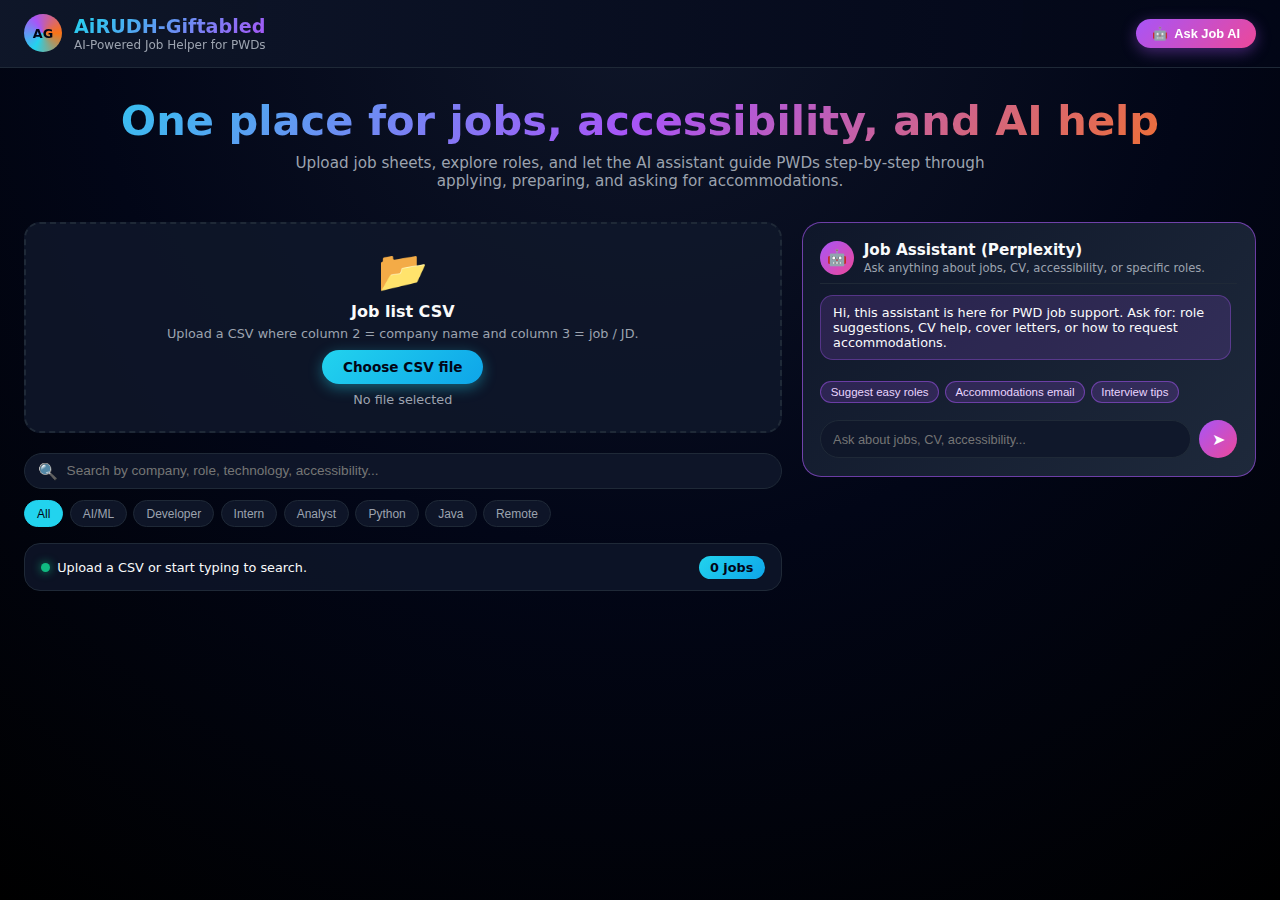
<file: DashBoard/Index.html>
<!DOCTYPE html>
<html lang="en">
<head>
  <meta charset="UTF-8" />
  <meta name="viewport" content="width=device-width, initial-scale=1.0" />
  <title>AiRUDH-Giftabled · PWD Job Assistant (Perplexity)</title>

  <style>
    * { margin: 0; padding: 0; box-sizing: border-box; }

    :root {
      --primary: #22d3ee;
      --secondary: #a855f7;
      --accent: #f97316;
      --success: #10b981;
      --bg-dark: #050816;
      --bg-card: #0f172a;
      --text-light: #f9fafb;
      --text-muted: #9ca3af;
      --border: #1f2937;
    }

    body {
      font-family: system-ui, -apple-system, "Segoe UI", sans-serif;
      background: radial-gradient(circle at top, #0f1629 0%, #020617 50%, #000 100%);
      color: var(--text-light);
      min-height: 100vh;
      overflow-x: hidden;
    }

    @keyframes fadeIn { from {opacity: 0;} to {opacity: 1;} }
    @keyframes slideDown { from {opacity: 0; transform: translateY(-24px);} to {opacity: 1; transform: translateY(0);} }
    @keyframes slideUp { from {opacity: 0; transform: translateY(16px);} to {opacity: 1; transform: translateY(0);} }
    @keyframes glow { 0%,100% { box-shadow: 0 0 20px rgba(34,211,238,0.6);} 50% { box-shadow: 0 0 35px rgba(34,211,238,1);} }
    @keyframes pulse { 0%,100% {opacity:1;} 50%{opacity:.6;} }
    @keyframes typing { 0%,100%{opacity:.3;} 50%{opacity:1;} }

    header {
      position: sticky;
      top: 0;
      z-index: 20;
      backdrop-filter: blur(16px);
      background: linear-gradient(to right, rgba(15,23,42,.97), rgba(2,6,23,.97));
      border-bottom: 1px solid var(--border);
      animation: slideDown .5s ease-out;
    }

    .nav {
      max-width: 1300px;
      margin: 0 auto;
      padding: .9rem 1.5rem;
      display: flex;
      justify-content: space-between;
      align-items: center;
      gap: 1rem;
      flex-wrap: wrap;
    }

    .brand { display: flex; align-items: center; gap: .75rem; }
    .logo {
      width: 38px; height: 38px; border-radius: 999px;
      background: conic-gradient(from 210deg, var(--primary),var(--secondary),var(--accent),var(--primary));
      display: flex; align-items: center; justify-content: center;
      font-size: .8rem; font-weight: 800; color: #020617;
      animation: glow 2s ease-in-out infinite;
    }
    .brand-main {
      font-weight: 700; font-size: 1.2rem;
      background: linear-gradient(135deg,var(--primary),var(--secondary));
      -webkit-background-clip: text; -webkit-text-fill-color: transparent;
      background-clip: text;
    }
    .brand-sub { font-size: .75rem; color: var(--text-muted); }

    .nav-right { display:flex; align-items:center; gap:.6rem; flex-wrap:wrap; }
    .ai-button {
      display:inline-flex; align-items:center; gap:.4rem;
      padding:.45rem 1rem; border-radius:999px; border:none;
      background: linear-gradient(135deg,#a855f7,#ec4899);
      color:#fff; font-size:.8rem; font-weight:600; cursor:pointer;
      box-shadow:0 4px 15px rgba(168,85,247,.4);
      transition:transform .2s, box-shadow .2s;
    }
    .ai-button:hover { transform:translateY(-1px); box-shadow:0 6px 20px rgba(168,85,247,.6); }

    main { max-width:1300px; margin:0 auto; padding:1.75rem 1.5rem 2rem; animation:fadeIn .5s ease-out; }

    .hero { text-align:center; margin-bottom:2rem; animation:slideUp .5s ease-out; }
    .hero-title {
      font-size: clamp(1.8rem,4vw,2.6rem); font-weight:800; margin-bottom:.6rem;
      background: linear-gradient(135deg,var(--primary),var(--secondary),var(--accent));
      -webkit-background-clip:text; -webkit-text-fill-color:transparent;
    }
    .hero-sub { font-size:.95rem; color:var(--text-muted); max-width:700px; margin:0 auto; }

    .layout {
      display:grid; grid-template-columns: minmax(0, 2fr) minmax(320px, 1.2fr);
      gap:1.25rem; align-items:flex-start;
    }
    @media (max-width: 1024px) {
      .layout { grid-template-columns: 1fr; }
    }

    .upload-box {
      background: rgba(15,23,42,.85); border:2px dashed var(--border);
      border-radius:1rem; padding:1.5rem; text-align:center;
      margin-bottom:1.25rem; transition:all .2s ease;
    }
    .upload-box:hover { border-color:var(--primary); background:rgba(15,23,42,1); }
    .upload-icon { font-size:2.5rem; margin-bottom:.4rem; }
    input[type=file] { display:none; }
    .file-label {
      display:inline-block; margin-top:.6rem;
      padding:.55rem 1.3rem; border-radius:999px; cursor:pointer;
      background: linear-gradient(135deg,var(--primary),#0ea5e9);
      color:#020617; font-weight:600; font-size:.85rem;
      box-shadow:0 4px 14px rgba(34,211,238,.4); transition:all .2s;
    }
    .file-label:hover { transform:translateY(-1px); box-shadow:0 6px 20px rgba(34,211,238,.6); }
    .file-name { margin-top:.5rem; font-size:.8rem; color:var(--text-muted); }

    .controls { margin-bottom:1rem; }
    .search-wrap { position:relative; margin-bottom:.7rem; }
    .search-wrap span {
      position:absolute; left:.9rem; top:50%; transform:translateY(-50%);
      font-size:1rem; color:var(--text-muted);
    }
    #searchInput {
      width:100%; border-radius:999px; border:1px solid var(--border);
      background: rgba(15,23,42,.9); color:var(--text-light);
      padding:.6rem 1rem .6rem 2.6rem; font-size:.85rem;
      transition:border-color .2s, box-shadow .2s, background .2s;
    }
    #searchInput:focus {
      outline:none; border-color:var(--primary);
      box-shadow:0 0 0 3px rgba(34,211,238,.15);
      background:rgba(15,23,42,1);
    }

    .filters { display:flex; flex-wrap:wrap; gap:.4rem; }
    .filter-btn {
      border-radius:999px; padding:.35rem .75rem;
      border:1px solid var(--border); background:rgba(15,23,42,.9);
      color:var(--text-muted); font-size:.75rem; cursor:pointer;
      transition:all .2s;
    }
    .filter-btn:hover { border-color:var(--primary); color:var(--primary); }
    .filter-btn.active { background:var(--primary); color:#020617; border-color:var(--primary); }

    .status-bar {
      display:flex; justify-content:space-between; align-items:center;
      flex-wrap:wrap; gap:.6rem;
      border-radius:1rem; border:1px solid var(--border);
      background:rgba(15,23,42,.8); padding:.7rem 1rem;
      font-size:.8rem; margin-bottom:1rem;
    }
    .status-left { display:flex; align-items:center; gap:.45rem; }
    .status-dot {
      width:9px; height:9px; border-radius:999px;
      background:var(--success); box-shadow:0 0 10px rgba(16,185,129,.8);
    }
    .status-dot.loading { background:#fbbf24; animation:pulse 1.5s infinite; }
    .job-count {
      padding:.25rem .7rem; border-radius:999px;
      background: linear-gradient(135deg,var(--primary),#0ea5e9);
      color:#020617; font-weight:700;
    }

    .cards {
      display:grid; grid-template-columns: repeat(auto-fill,minmax(260px,1fr));
      gap:1rem;
    }
    .job-card {
      background: linear-gradient(135deg,#0f172a,#1e293b);
      border-radius:1rem; border:1px solid rgba(30,64,175,.6);
      padding:1.1rem; display:flex; flex-direction:column; gap:.7rem;
      position:relative; overflow:hidden;
      animation:fadeIn .4s ease-out;
      transition:transform .2s, box-shadow .2s, border-color .2s;
    }
    .job-card::before {
      content:''; position:absolute; top:0; left:0; right:0; height:3px;
      background:linear-gradient(90deg,var(--primary),var(--secondary),var(--accent));
      opacity:0; transition:opacity .2s;
    }
    .job-card:hover {
      transform:translateY(-4px);
      box-shadow:0 14px 36px rgba(34,211,238,.25);
      border-color:rgba(34,211,238,.85);
    }
    .job-card:hover::before { opacity:1; }

    .job-header { display:flex; justify-content:space-between; gap:.6rem; align-items:flex-start; }
    .company { font-size:.98rem; font-weight:600; }
    .pwd-badge {
      font-size:.65rem; padding:.15rem .5rem;
      border-radius:999px; background:rgba(16,185,129,.18);
      border:1px solid rgba(16,185,129,.5); color:#6ee7b7;
    }
    .role { font-size:.85rem; color:var(--primary); font-weight:600; }
    .tags { display:flex; flex-wrap:wrap; gap:.3rem; }
    .tag {
      font-size:.65rem; padding:.15rem .5rem; border-radius:999px;
      border:1px solid rgba(34,211,238,.4);
      background:rgba(34,211,238,.12); color:var(--primary);
    }
    .job-actions { display:flex; gap:.5rem; margin-top:auto; }
    .btn {
      flex:1; border-radius:999px; padding:.5rem .8rem;
      border:none; font-size:.78rem; font-weight:600;
      cursor:pointer; transition:all .2s;
      display:inline-flex; justify-content:center; align-items:center; gap:.3rem;
    }
    .btn-apply {
      background: linear-gradient(135deg,var(--primary),#0ea5e9);
      color:#020617; box-shadow:0 4px 14px rgba(34,211,238,.4);
    }
    .btn-apply:hover { transform:translateY(-1px); box-shadow:0 6px 20px rgba(34,211,238,.6); }
    .btn-ai {
      background:rgba(168,85,247,.2); color:#e9d5ff;
      border:1px solid rgba(168,85,247,.6);
    }
    .btn-ai:hover { background:rgba(168,85,247,.3); transform:translateY(-1px); }

    .empty {
      text-align:center; padding:2.5rem 1rem; color:var(--text-muted); font-size:.85rem;
    }

    .chat-panel {
      position:sticky; top:80px;
      background: linear-gradient(135deg,#0f172a,#1e293b);
      border-radius:1.2rem; border:1px solid rgba(168,85,247,.6);
      padding:1.1rem; display:flex; flex-direction:column; gap:.7rem;
      max-height:calc(100vh - 100px);
    }
    @media (max-width:1024px) {
      .chat-panel { position:relative; top:0; max-height:520px; }
    }
    .chat-header { display:flex; align-items:center; gap:.6rem; padding-bottom:.5rem; border-bottom:1px solid var(--border); }
    .chat-avatar {
      width:34px; height:34px; border-radius:999px;
      background:linear-gradient(135deg,#a855f7,#ec4899);
      display:flex; align-items:center; justify-content:center;
    }
    .chat-title h3 { font-size:.95rem; margin-bottom:.1rem; }
    .chat-title p { font-size:.72rem; color:var(--text-muted); }

    .chat-body {
      flex:1; overflow-y:auto; padding-right:.4rem; font-size:.8rem;
    }
    .chat-body::-webkit-scrollbar{ width:5px; }
    .chat-body::-webkit-scrollbar-thumb{ background:var(--secondary); border-radius:999px; }

    .msg { margin-bottom:.6rem; }
    .msg.assistant .bubble {
      background:rgba(168,85,247,.16);
      border:1px solid rgba(168,85,247,.35);
      border-radius:.8rem;
      padding:.55rem .75rem;
    }
    .msg.user { text-align:right; }
    .msg.user .bubble {
      display:inline-block;
      background:linear-gradient(135deg,var(--primary),#0ea5e9);
      color:#020617;
      border-radius:.8rem;
      padding:.55rem .75rem;
      max-width:90%;
    }
    .typing {
      display:inline-flex; gap:.2rem; padding:.45rem .6rem;
      border-radius:.8rem; background:rgba(168,85,247,.18);
      border:1px solid rgba(168,85,247,.4);
    }
    .typing span {
      width:7px; height:7px; border-radius:999px;
      background:var(--secondary); animation:typing 1.3s infinite;
    }
    .typing span:nth-child(2){ animation-delay:.15s;}
    .typing span:nth-child(3){ animation-delay:.3s;}

    .quick { display:flex; flex-wrap:wrap; gap:.35rem; }
    .quick button {
      border-radius:999px; border:1px solid rgba(168,85,247,.5);
      background:rgba(168,85,247,.18); color:#e9d5ff;
      font-size:.72rem; padding:.25rem .6rem; cursor:pointer;
      transition:all .2s;
    }
    .quick button:hover { background:rgba(168,85,247,.3); transform:translateY(-1px); }

    .chat-input-row { display:flex; gap:.5rem; margin-top:.4rem; }
    #aiInput {
      flex:1; border-radius:999px; border:1px solid var(--border);
      background:rgba(15,23,42,.9); color:var(--text-light);
      padding:.5rem .75rem; font-size:.8rem;
    }
    #aiInput:focus { outline:none; border-color:var(--secondary); box-shadow:0 0 0 3px rgba(168,85,247,.18); }
    #aiSendBtn {
      width:38px; height:38px; border-radius:999px; border:none;
      background:linear-gradient(135deg,var(--secondary),#ec4899);
      color:#fff; cursor:pointer; font-size:1rem;
      display:flex; align-items:center; justify-content:center;
      transition:transform .2s, opacity .2s;
    }
    #aiSendBtn:disabled { opacity:.4; cursor:not-allowed; }
    #aiSendBtn:not(:disabled):hover { transform:scale(1.06); }

    .sr-only {
      position:absolute; width:1px; height:1px; padding:0; margin:-1px;
      overflow:hidden; clip:rect(0,0,0,0); border:0;
    }
  </style>
</head>
<body>
  <header>
    <nav class="nav">
      <div class="brand">
        <div class="logo">AG</div>
        <div>
          <div class="brand-main">AiRUDH-Giftabled</div>
          <div class="brand-sub">AI-Powered Job Helper for PWDs</div>
        </div>
      </div>
      <div class="nav-right">
        <button class="ai-button" type="button" onclick="document.getElementById('aiInput').focus()">
          <span>🤖</span><span>Ask Job AI</span>
        </button>
      </div>
    </nav>
  </header>

  <main>
    <section class="hero" aria-labelledby="hero-title">
      <h1 id="hero-title" class="hero-title">One place for jobs, accessibility, and AI help</h1>
      <p class="hero-sub">
        Upload job sheets, explore roles, and let the AI assistant guide PWDs step‑by‑step through applying, preparing, and asking for accommodations.
      </p>
    </section>

    <div class="layout">
      <div>
        <section class="upload-box" aria-labelledby="upload-title">
          <div class="upload-icon">📂</div>
          <h2 id="upload-title" style="font-size:1rem; margin-bottom:.3rem;">Job list CSV</h2>
          <p style="font-size:.8rem; color:var(--text-muted);">
            Upload a CSV where column 2 = company name and column 3 = job / JD.
          </p>
          <input id="csvFile" type="file" accept=".csv" />
          <label class="file-label" for="csvFile">Choose CSV file</label>
          <div id="fileName" class="file-name">No file selected</div>
        </section>

        <section class="controls" aria-label="Search and filters">
          <div class="search-wrap">
            <span>🔍</span>
            <input id="searchInput" type="search" placeholder="Search by company, role, technology, accessibility..." />
          </div>
          <div class="filters">
            <button class="filter-btn active" data-filter="all" type="button">All</button>
            <button class="filter-btn" data-filter="ai" type="button">AI/ML</button>
            <button class="filter-btn" data-filter="developer" type="button">Developer</button>
            <button class="filter-btn" data-filter="intern" type="button">Intern</button>
            <button class="filter-btn" data-filter="analyst" type="button">Analyst</button>
            <button class="filter-btn" data-filter="python" type="button">Python</button>
            <button class="filter-btn" data-filter="java" type="button">Java</button>
            <button class="filter-btn" data-filter="remote" type="button">Remote</button>
          </div>
        </section>

        <section class="status-bar" aria-live="polite">
          <div class="status-left">
            <span id="statusDot" class="status-dot"></span>
            <span id="statusText">Upload a CSV or start typing to search.</span>
          </div>
          <span id="jobCount" class="job-count">0 jobs</span>
        </section>

        <section aria-label="Job list">
          <div id="jobsContainer" class="cards"></div>
          <div id="emptyState" class="empty" style="display:none;">
            No matching jobs. Change filters or ask the AI on the right for help.
          </div>
        </section>
      </div>

      <aside class="chat-panel" aria-label="AI job assistant">
        <div class="chat-header">
          <div class="chat-avatar">🤖</div>
          <div class="chat-title">
            <h3>Job Assistant (Perplexity)</h3>
            <p>Ask anything about jobs, CV, accessibility, or specific roles.</p>
          </div>
        </div>

        <div id="aiMessages" class="chat-body" aria-live="polite">
          <div class="msg assistant">
            <div class="bubble">
              Hi, this assistant is here for PWD job support. Ask for: role suggestions, CV help, cover letters, or how to request accommodations.
            </div>
          </div>
        </div>

        <div class="quick" aria-label="Quick questions">
          <button type="button" onclick="sendQuick('Suggest beginner‑friendly jobs in this list for a fresher PWD.')">Suggest easy roles</button>
          <button type="button" onclick="sendQuick('Write a short email to request reasonable accommodations for my disability during interview.')">Accommodations email</button>
          <button type="button" onclick="sendQuick('Give interview prep tips for a Python developer fresher role.')">Interview tips</button>
        </div>

        <div class="chat-input-row">
          <label class="sr-only" for="aiInput">Ask the AI assistant</label>
          <input id="aiInput" type="text" placeholder="Ask about jobs, CV, accessibility..." onkeydown="if(event.key==='Enter'){event.preventDefault(); sendMessage();}" />
          <button id="aiSendBtn" type="button" onclick="sendMessage()">➤</button>
        </div>
      </aside>
    </div>
  </main>

  <script>
    // ===== Job data state =====
    let allJobs = [];
    let currentFilter = 'all';

    const csvFile = document.getElementById('csvFile');
    const fileNameEl = document.getElementById('fileName');
    const statusDot = document.getElementById('statusDot');
    const statusText = document.getElementById('statusText');
    const jobCountEl = document.getElementById('jobCount');
    const jobsContainer = document.getElementById('jobsContainer');
    const emptyState = document.getElementById('emptyState');
    const searchInput = document.getElementById('searchInput');

    csvFile.addEventListener('change', (e) => {
      const file = e.target.files[0];
      if (!file) return;
      fileNameEl.textContent = file.name;
      readCSVFile(file);
    });

    document.querySelectorAll('.filter-btn').forEach(btn => {
      btn.addEventListener('click', () => {
        document.querySelectorAll('.filter-btn').forEach(b => b.classList.remove('active'));
        btn.classList.add('active');
        currentFilter = btn.dataset.filter;
        renderJobs();
      });
    });

    searchInput.addEventListener('input', () => {
      renderJobs();
    });

    function setStatus(msg, loading = false) {
      statusText.textContent = msg;
      if (loading) statusDot.classList.add('loading');
      else statusDot.classList.remove('loading');
    }

    function readCSVFile(file) {
      setStatus('Reading CSV...', true);
      const reader = new FileReader();
      reader.onload = (ev) => {
        try {
          const text = ev.target.result;
          const rows = parseCSV(text);
          allJobs = mapRowsToJobs(rows);
          setStatus(`Loaded ${allJobs.length} jobs from CSV.`, false);
          renderJobs();
        } catch (err) {
          console.error('CSV parse error', err);
          setStatus('Error reading CSV. Check console for details.', false);
          allJobs = [];
          renderJobs();
        }
      };
      reader.onerror = () => {
        console.error('FileReader error', reader.error);
        setStatus('Failed to read file. Try again.', false);
      };
      reader.readAsText(file);
    }

    function parseCSV(text) {
      const rows = [];
      let row = [], cell = '', inQuotes = false;
      for (let i = 0; i < text.length; i++) {
        const c = text[i], next = text[i + 1];
        if (c === '"' && inQuotes && next === '"') { cell += '"'; i++; }
        else if (c === '"') { inQuotes = !inQuotes; }
        else if (c === ',' && !inQuotes) { row.push(cell); cell = ''; }
        else if ((c === '\n' || c === '\r') && !inQuotes) {
          if (cell || row.length) { row.push(cell); rows.push(row); row = []; cell = ''; }
        } else cell += c;
      }
      if (cell || row.length) { row.push(cell); rows.push(row); }
      return rows;
    }

    function mapRowsToJobs(rows) {
      const jobs = [];
      for (let i = 1; i < rows.length; i++) {
        const r = rows[i];
        if (!r || r.length < 3) continue;
        const company = (r[1] || '').trim();
        const role = (r[2] || '').trim().replace(/\n/g, ' ');
        if (!company && !role) continue;
        jobs.push({
          company: company || 'Unknown company',
          role: role || 'Role not specified',
          tags: extractTags(company + ' ' + role)
        });
      }
      return jobs;
    }

    function extractTags(text) {
      const t = text.toLowerCase();
      const tags = [];
      if (t.includes('intern')) tags.push('Internship');
      if (/\bai\b|\bml\b|machine learning/.test(t)) tags.push('AI/ML');
      if (t.includes('python')) tags.push('Python');
      if (t.includes('java') && !t.includes('javascript')) tags.push('Java');
      if (/javascript|\bjs\b|react|angular|vue/.test(t)) tags.push('Frontend');
      if (/developer|engineer/.test(t)) tags.push('Developer');
      if (t.includes('analyst')) tags.push('Analyst');
      if (/fullstack|full stack|fsd/.test(t)) tags.push('Full Stack');
      if (t.includes('remote')) tags.push('Remote');
      if (t.includes('fresher')) tags.push('Fresher');
      return [...new Set(tags)].slice(0, 3);
    }

    function filteredJobs() {
      const q = searchInput.value.toLowerCase().trim();
      return allJobs.filter(j => {
        const text = (j.company + ' ' + j.role).toLowerCase();
        const matchesSearch = !q || text.includes(q);
        const matchesFilter = currentFilter === 'all' ||
          j.tags.some(tag => tag.toLowerCase().includes(currentFilter)) ||
          text.includes(currentFilter);
        return matchesSearch && matchesFilter;
      });
    }

    function renderJobs() {
      const jobs = filteredJobs();
      jobsContainer.innerHTML = '';
      jobCountEl.textContent = `${jobs.length} jobs`;

      if (!jobs.length) {
        emptyState.style.display = 'block';
        return;
      }
      emptyState.style.display = 'none';

      jobs.forEach(job => {
        const card = document.createElement('article');
        card.className = 'job-card';
        const tagsHtml = job.tags.map(t => `<span class="tag">${escapeHtml(t)}</span>`).join('');
        card.innerHTML = `
          <div class="job-header">
            <div class="company">${escapeHtml(job.company)}</div>
            <div class="pwd-badge">♿ PWD friendly (guided)</div>
          </div>
          <div class="role">${escapeHtml(job.role)}</div>
          ${tagsHtml ? `<div class="tags">${tagsHtml}</div>` : ''}
          <div class="job-actions">
            <button class="btn btn-apply" type="button" onclick="openSearch('${escapeHtml(job.company)}','${escapeHtml(job.role)}')">
              🔗 Apply / Search
            </button>
            <button class="btn btn-ai" type="button" onclick="askForJobHelp('${escapeHtml(job.company)}','${escapeHtml(job.role)}')">
              🤖 AI help
            </button>
          </div>
        `;
        jobsContainer.appendChild(card);
      });
    }

    function escapeHtml(text) {
      const div = document.createElement('div');
      div.textContent = text;
      return div.innerHTML;
    }

    function openSearch(company, role) {
      const q = encodeURIComponent(company + ' ' + role + ' careers apply');
      window.open('https://www.google.com/search?q=' + q, '_blank');
    }

    function askForJobHelp(company, role) {
      const msg = `Help me understand and apply for the role "${role}" at "${company}". Give steps and tips suitable for a PWD candidate.`;
      aiInput.value = msg;
      sendMessage();
    }

    // ===== AI chat state =====
    const aiMessages = document.getElementById('aiMessages');
    const aiInput = document.getElementById('aiInput');
    const aiSendBtn = document.getElementById('aiSendBtn');

    function addChatMessage(role, text) {
      const div = document.createElement('div');
      div.className = 'msg ' + role;
      div.innerHTML = `<div class="bubble">${escapeHtml(text).replace(/\n/g,'<br>')}</div>`;
      aiMessages.appendChild(div);
      aiMessages.scrollTop = aiMessages.scrollHeight;
    }

    function addTyping() {
      const id = 'typing-' + Date.now();
      const div = document.createElement('div');
      div.className = 'msg assistant';
      div.id = id;
      div.innerHTML = `<div class="typing"><span></span><span></span><span></span></div>`;
      aiMessages.appendChild(div);
      aiMessages.scrollTop = aiMessages.scrollHeight;
      return id;
    }

    function removeTyping(id) {
      const el = document.getElementById(id);
      if (el) el.remove();
    }

    async function sendMessage() {
      const text = aiInput.value.trim();
      if (!text) return;
      addChatMessage('user', text);
      aiInput.value = '';
      aiSendBtn.disabled = true;

      const typingId = addTyping();

      try {
        const jobsContext = allJobs.slice(0, 12).map(j => `${j.company} – ${j.role}`).join('; ');
        const payload = {
          message: text,
          jobsContext
        };

        const res = await fetch('/api/perplexity-chat', {
          method: 'POST',
          headers: { 'Content-Type': 'application/json' },
          body: JSON.stringify(payload)
        });

        if (!res.ok) {
          console.error('Perplexity backend error status', res.status);
          throw new Error('Backend returned ' + res.status);
        }

        const data = await res.json();
        const reply = data.reply || 'Sorry, something went wrong. Try again.';
        removeTyping(typingId);
        addChatMessage('assistant', reply);
      } catch (err) {
        console.error('AI request error', err);
        removeTyping(typingId);
        addChatMessage('assistant', 'There was an error talking to the AI service. Please check your internet or ask again.');
      } finally {
        aiSendBtn.disabled = false;
        aiInput.focus();
      }
    }

    function sendQuick(text) {
      aiInput.value = text;
      sendMessage();
    }
  </script>
</body>
</html>
</file>
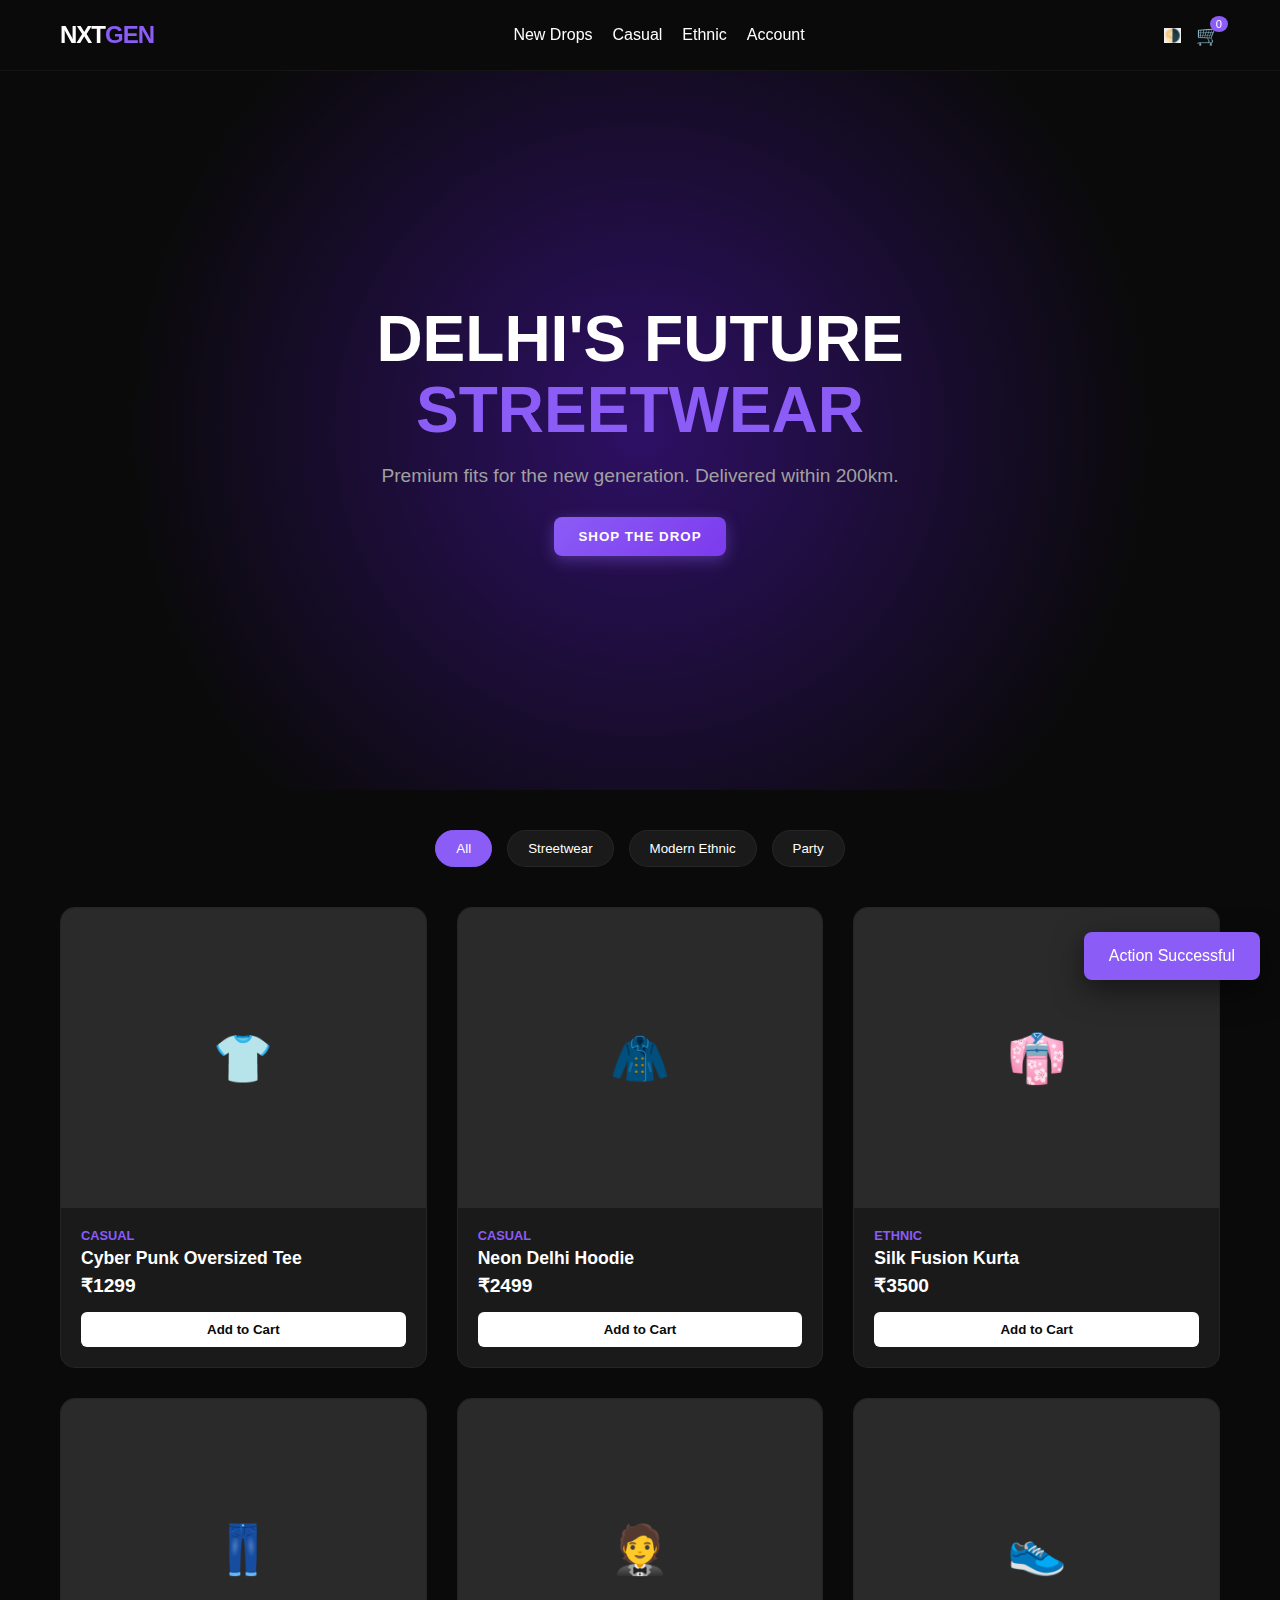
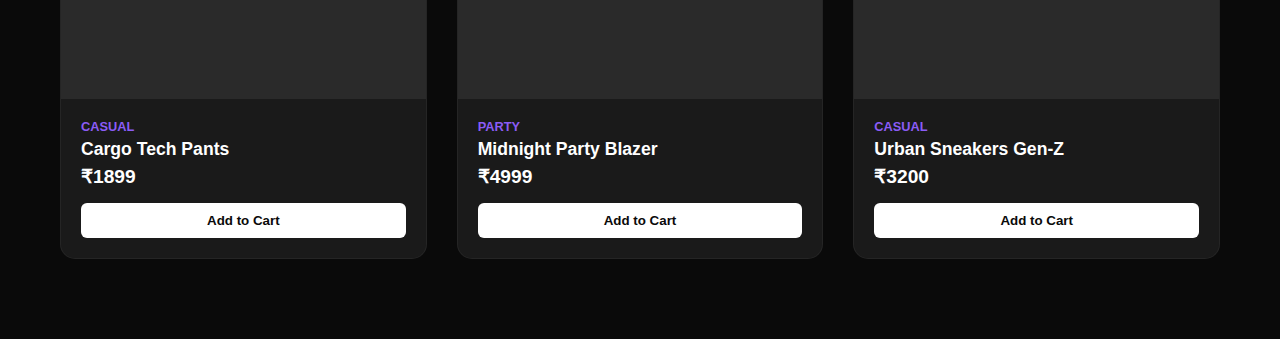
<file: KidLet_Wear/index.html>
<!DOCTYPE html>
<html lang="en">
<head>
    <meta charset="UTF-8">
    <meta name="viewport" content="width=device-width, initial-scale=1.0">
    <title>NXTGEN | Premium Streetwear Delhi</title>
    <style>
        /* --- BEAST MODE CSS VARS --- */
        :root {
            --bg-color: #0a0a0a;
            --card-bg: #1a1a1a;
            --text-main: #ffffff;
            --text-sec: #a0a0a0;
            --accent: #8b5cf6; /* Electric Purple */
            --accent-hover: #7c3aed;
            --success: #10b981;
            --font-main: 'Segoe UI', Tahoma, Geneva, Verdana, sans-serif;
            --shadow: 0 10px 30px rgba(0,0,0,0.5);
            --glass: rgba(255, 255, 255, 0.05);
        }

        /* Light Mode Support */
        [data-theme="light"] {
            --bg-color: #f3f4f6;
            --card-bg: #ffffff;
            --text-main: #111827;
            --text-sec: #4b5563;
            --shadow: 0 10px 30px rgba(0,0,0,0.1);
        }

        * { margin: 0; padding: 0; box-sizing: border-box; transition: all 0.3s ease; }
        
        body {
            background-color: var(--bg-color);
            color: var(--text-main);
            font-family: var(--font-main);
            overflow-x: hidden;
        }

        /* --- UI COMPONENTS --- */
        button { cursor: pointer; border: none; outline: none; }
        
        .btn-primary {
            background: linear-gradient(135deg, var(--accent), var(--accent-hover));
            color: white;
            padding: 12px 24px;
            border-radius: 8px;
            font-weight: 700;
            text-transform: uppercase;
            letter-spacing: 1px;
            box-shadow: 0 4px 15px rgba(139, 92, 246, 0.4);
        }
        .btn-primary:hover { transform: translateY(-2px); box-shadow: 0 6px 20px rgba(139, 92, 246, 0.6); }

        .container { max-width: 1200px; margin: 0 auto; padding: 0 20px; }

        /* --- HEADER --- */
        header {
            position: fixed;
            top: 0; width: 100%;
            background: rgba(10, 10, 10, 0.9);
            backdrop-filter: blur(10px);
            z-index: 1000;
            border-bottom: 1px solid var(--glass);
        }
        .nav-bar {
            display: flex; justify-content: space-between; align-items: center;
            height: 70px;
        }
        .logo { font-size: 1.5rem; font-weight: 800; letter-spacing: -1px; }
        .logo span { color: var(--accent); }
        
        .nav-links { display: flex; gap: 20px; list-style: none; }
        .nav-item { cursor: pointer; font-weight: 500; position: relative; }
        .nav-item::after {
            content: ''; position: absolute; width: 0; height: 2px;
            bottom: -5px; left: 0; background: var(--accent); transition: width 0.3s;
        }
        .nav-item:hover::after { width: 100%; }

        .nav-icons { display: flex; gap: 15px; align-items: center; }
        .cart-icon { position: relative; cursor: pointer; font-size: 1.2rem; }
        .badge {
            position: absolute; top: -8px; right: -8px;
            background: var(--accent); color: white;
            font-size: 0.7rem; padding: 2px 6px; border-radius: 50%;
        }

        /* --- HERO SECTION --- */
        .hero {
            height: 80vh;
            display: flex; align-items: center; justify-content: center;
            text-align: center;
            background: radial-gradient(circle at center, #2e1065 0%, var(--bg-color) 70%);
            margin-top: 70px;
        }
        .hero h1 { font-size: 4rem; line-height: 1.1; margin-bottom: 20px; }
        .hero p { font-size: 1.2rem; color: var(--text-sec); margin-bottom: 30px; }
        .hero span { color: var(--accent); }

        /* --- FILTERS --- */
        .filters { padding: 40px 0; display: flex; justify-content: center; gap: 15px; flex-wrap: wrap; }
        .filter-btn {
            background: var(--card-bg); color: var(--text-main);
            padding: 10px 20px; border-radius: 30px; border: 1px solid var(--glass);
        }
        .filter-btn.active { background: var(--accent); border-color: var(--accent); }

        /* --- PRODUCT GRID --- */
        .products-grid {
            display: grid; grid-template-columns: repeat(auto-fit, minmax(280px, 1fr));
            gap: 30px; padding-bottom: 80px;
        }
        
        .product-card {
            background: var(--card-bg);
            border-radius: 15px;
            overflow: hidden;
            border: 1px solid var(--glass);
            position: relative;
        }
        .product-card:hover { transform: translateY(-10px); box-shadow: var(--shadow); }
        
        .product-img {
            height: 300px; width: 100%; object-fit: cover;
            background: #2a2a2a; /* Placeholder color */
            display: flex; align-items: center; justify-content: center;
            font-size: 3rem; color: #333;
        }
        
        .product-info { padding: 20px; }
        .product-cat { color: var(--accent); font-size: 0.8rem; text-transform: uppercase; font-weight: 700; }
        .product-title { font-size: 1.1rem; margin: 5px 0; }
        .product-price { font-size: 1.2rem; font-weight: 700; margin-bottom: 15px; }
        
        .product-actions { display: flex; gap: 10px; }
        .btn-add { flex: 1; background: var(--text-main); color: var(--bg-color); padding: 10px; border-radius: 6px; font-weight: 600; }
        .btn-add:hover { background: var(--accent); color: white; }

        /* --- MODALS --- */
        .modal-overlay {
            position: fixed; top: 0; left: 0; width: 100%; height: 100%;
            background: rgba(0,0,0,0.8); z-index: 2000;
            display: none; align-items: center; justify-content: center;
            opacity: 0;
        }
        .modal-overlay.open { display: flex; animation: fadeIn 0.3s forwards; }
        
        .modal-content {
            background: var(--card-bg);
            width: 90%; max-width: 500px;
            padding: 30px; border-radius: 20px;
            position: relative; border: 1px solid var(--glass);
        }
        
        .cart-items { max-height: 400px; overflow-y: auto; margin: 20px 0; }
        .cart-item { display: flex; justify-content: space-between; margin-bottom: 15px; padding-bottom: 10px; border-bottom: 1px solid var(--glass); }
        
        .close-modal { position: absolute; top: 15px; right: 20px; font-size: 1.5rem; cursor: pointer; }

        /* --- TOAST NOTIFICATION --- */
        .toast {
            position: fixed; bottom: 20px; right: 20px;
            background: var(--accent); color: white;
            padding: 15px 25px; border-radius: 8px;
            transform: translateY(100px); transition: transform 0.3s;
            z-index: 3000; box-shadow: var(--shadow);
        }
        .toast.show { transform: translateY(0); }

        /* --- ANIMATIONS --- */
        @keyframes fadeIn { to { opacity: 1; } }
        
        @media (max-width: 768px) {
            .hero h1 { font-size: 2.5rem; }
            .nav-links { display: none; } /* Simplified mobile nav */
        }
    </style>
</head>
<body>

    <header>
        <div class="container nav-bar">
            <div class="logo">NXT<span>GEN</span></div>
            <ul class="nav-links">
                <li class="nav-item" onclick="filterProducts('all')">New Drops</li>
                <li class="nav-item" onclick="filterProducts('casual')">Casual</li>
                <li class="nav-item" onclick="filterProducts('ethnic')">Ethnic</li>
                <li class="nav-item" onclick="loginModal.classList.add('open')">Account</li>
            </ul>
            <div class="nav-icons">
                <button onclick="toggleTheme()">🌗</button>
                <div class="cart-icon" onclick="openCart()">
                    🛒 <span class="badge" id="cart-count">0</span>
                </div>
            </div>
        </div>
    </header>

    <section class="hero">
        <div class="container">
            <h1>DELHI'S FUTURE<br><span>STREETWEAR</span></h1>
            <p>Premium fits for the new generation. Delivered within 200km.</p>
            <button class="btn-primary" onclick="document.getElementById('shop').scrollIntoView()">Shop The Drop</button>
        </div>
    </section>

    <section id="shop" class="container">
        <div class="filters">
            <button class="filter-btn active" onclick="filterProducts('all')">All</button>
            <button class="filter-btn" onclick="filterProducts('casual')">Streetwear</button>
            <button class="filter-btn" onclick="filterProducts('ethnic')">Modern Ethnic</button>
            <button class="filter-btn" onclick="filterProducts('party')">Party</button>
        </div>
        
        <div class="products-grid" id="product-grid">
            </div>
    </section>

    <div class="modal-overlay" id="cart-modal">
        <div class="modal-content">
            <span class="close-modal" onclick="closeCart()">&times;</span>
            <h2>Your Cart</h2>
            <div class="cart-items" id="cart-items-container">
                <p style="text-align:center; color: var(--text-sec)">Your cart is empty.</p>
            </div>
            <div style="display:flex; justify-content:space-between; font-weight:bold; margin-bottom:20px; font-size:1.2rem;">
                <span>Total:</span>
                <span id="cart-total">₹0</span>
            </div>
            <button class="btn-primary" style="width: 100%" onclick="checkout()">Proceed to Checkout (COD)</button>
        </div>
    </div>

    <div class="modal-overlay" id="login-modal">
        <div class="modal-content">
            <span class="close-modal" onclick="document.getElementById('login-modal').classList.remove('open')">&times;</span>
            <h2>Welcome Back</h2>
            <input type="email" placeholder="Email" style="width:100%; padding:12px; margin:10px 0; background:var(--bg-color); border:1px solid var(--glass); color:white; border-radius:6px;">
            <input type="password" placeholder="Password" style="width:100%; padding:12px; margin:10px 0; background:var(--bg-color); border:1px solid var(--glass); color:white; border-radius:6px;">
            <button class="btn-primary" style="width:100%; margin-top:10px;" onclick="showToast('Logged in successfully!'); document.getElementById('login-modal').classList.remove('open')">Sign In</button>
            <p style="margin-top:15px; font-size:0.8rem; color:var(--text-sec); text-align:center;">Or continue with Google</p>
        </div>
    </div>

    <div class="toast" id="toast">Action Successful</div>

    <script>
        /* --- BEAST MODE JS LOGIC --- */

        // 1. DATA (Simulating MongoDB)
        const products = [
            { id: 1, name: "Cyber Punk Oversized Tee", price: 1299, category: "casual", image: "👕" },
            { id: 2, name: "Neon Delhi Hoodie", price: 2499, category: "casual", image: "🧥" },
            { id: 3, name: "Silk Fusion Kurta", price: 3500, category: "ethnic", image: "👘" },
            { id: 4, name: "Cargo Tech Pants", price: 1899, category: "casual", image: "👖" },
            { id: 5, name: "Midnight Party Blazer", price: 4999, category: "party", image: "🤵" },
            { id: 6, name: "Urban Sneakers Gen-Z", price: 3200, category: "casual", image: "👟" },
        ];

        // 2. STATE
        let cart = JSON.parse(localStorage.getItem('nxtgen_cart')) || [];
        
        // 3. CORE FUNCTIONS
        const grid = document.getElementById('product-grid');
        const cartCount = document.getElementById('cart-count');
        const cartModal = document.getElementById('cart-modal');
        const loginModal = document.getElementById('login-modal');

        function init() {
            renderProducts(products);
            updateCartCount();
        }

        function renderProducts(data) {
            grid.innerHTML = data.map(product => `
                <div class="product-card">
                    <div class="product-img">${product.image}</div>
                    <div class="product-info">
                        <div class="product-cat">${product.category}</div>
                        <h3 class="product-title">${product.name}</h3>
                        <div class="product-price">₹${product.price}</div>
                        <div class="product-actions">
                            <button class="btn-add" onclick="addToCart(${product.id})">Add to Cart</button>
                        </div>
                    </div>
                </div>
            `).join('');
        }

        function filterProducts(cat) {
            // Update UI buttons
            document.querySelectorAll('.filter-btn').forEach(btn => btn.classList.remove('active'));
            event.target.classList.add('active');

            // Filter Logic
            if(cat === 'all') {
                renderProducts(products);
            } else {
                const filtered = products.filter(p => p.category === cat);
                renderProducts(filtered);
            }
        }

        function addToCart(id) {
            const product = products.find(p => p.id === id);
            cart.push(product);
            saveCart();
            updateCartCount();
            showToast(`${product.name} added to bag!`);
        }

        function updateCartCount() {
            cartCount.innerText = cart.length;
        }

        function saveCart() {
            localStorage.setItem('nxtgen_cart', JSON.stringify(cart));
        }

        function openCart() {
            cartModal.classList.add('open');
            renderCartItems();
        }

        function closeCart() {
            cartModal.classList.remove('open');
        }

        function renderCartItems() {
            const container = document.getElementById('cart-items-container');
            const totalEl = document.getElementById('cart-total');
            
            if(cart.length === 0) {
                container.innerHTML = `<p style="text-align:center; color: var(--text-sec)">Your cart is empty.</p>`;
                totalEl.innerText = "₹0";
                return;
            }

            let total = 0;
            container.innerHTML = cart.map((item, index) => {
                total += item.price;
                return `
                <div class="cart-item">
                    <div>
                        <div style="font-weight:bold">${item.name}</div>
                        <div style="font-size:0.8rem; color:var(--text-sec)">Size: M | Color: Black</div>
                    </div>
                    <div style="display:flex; align-items:center; gap:10px;">
                        <div>₹${item.price}</div>
                        <button onclick="removeFromCart(${index})" style="color:red; font-weight:bold">&times;</button>
                    </div>
                </div>`;
            }).join('');

            totalEl.innerText = "₹" + total;
        }

        function removeFromCart(index) {
            cart.splice(index, 1);
            saveCart();
            renderCartItems();
            updateCartCount();
        }

        function checkout() {
            if(cart.length === 0) return alert("Cart is empty!");
            
            // Simulating API call
            const btn = document.querySelector('.modal-content .btn-primary');
            const originalText = btn.innerText;
            btn.innerText = "Processing...";
            
            setTimeout(() => {
                alert(`Order Placed Successfully! \nOrder ID: #${Math.floor(Math.random() * 10000)}\nPayment: COD (Cash on Delivery)\nDelivery: Delhi/NCR (2 Days)`);
                cart = [];
                saveCart();
                closeCart();
                updateCartCount();
                btn.innerText = originalText;
            }, 1500);
        }

        function toggleTheme() {
            const body = document.body;
            const current = body.getAttribute('data-theme');
            if(current === 'light') {
                body.removeAttribute('data-theme');
            } else {
                body.setAttribute('data-theme', 'light');
            }
        }

        function showToast(msg) {
            const toast = document.getElementById('toast');
            toast.innerText = msg;
            toast.classList.add('show');
            setTimeout(() => toast.classList.remove('show'), 3000);
        }

        // Initialize
        init();

    </script>
</body>
</html>
</file>
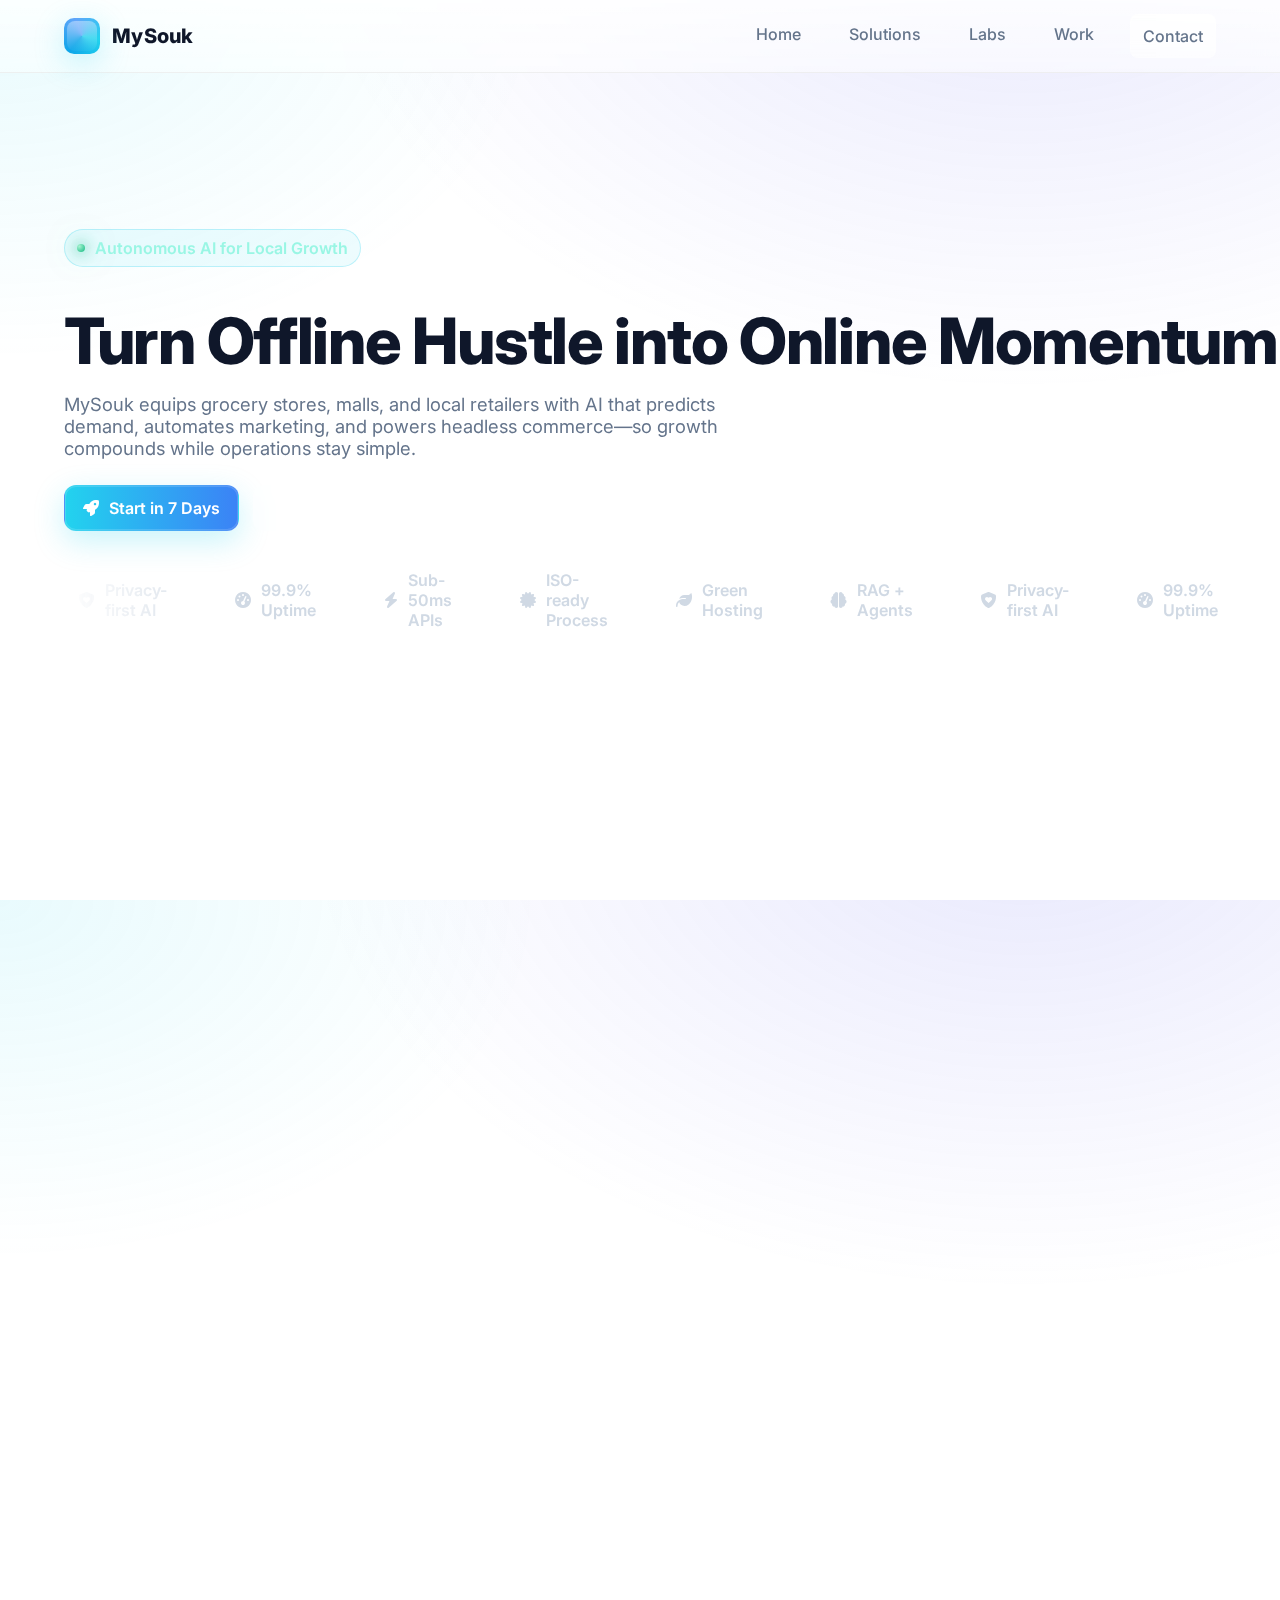
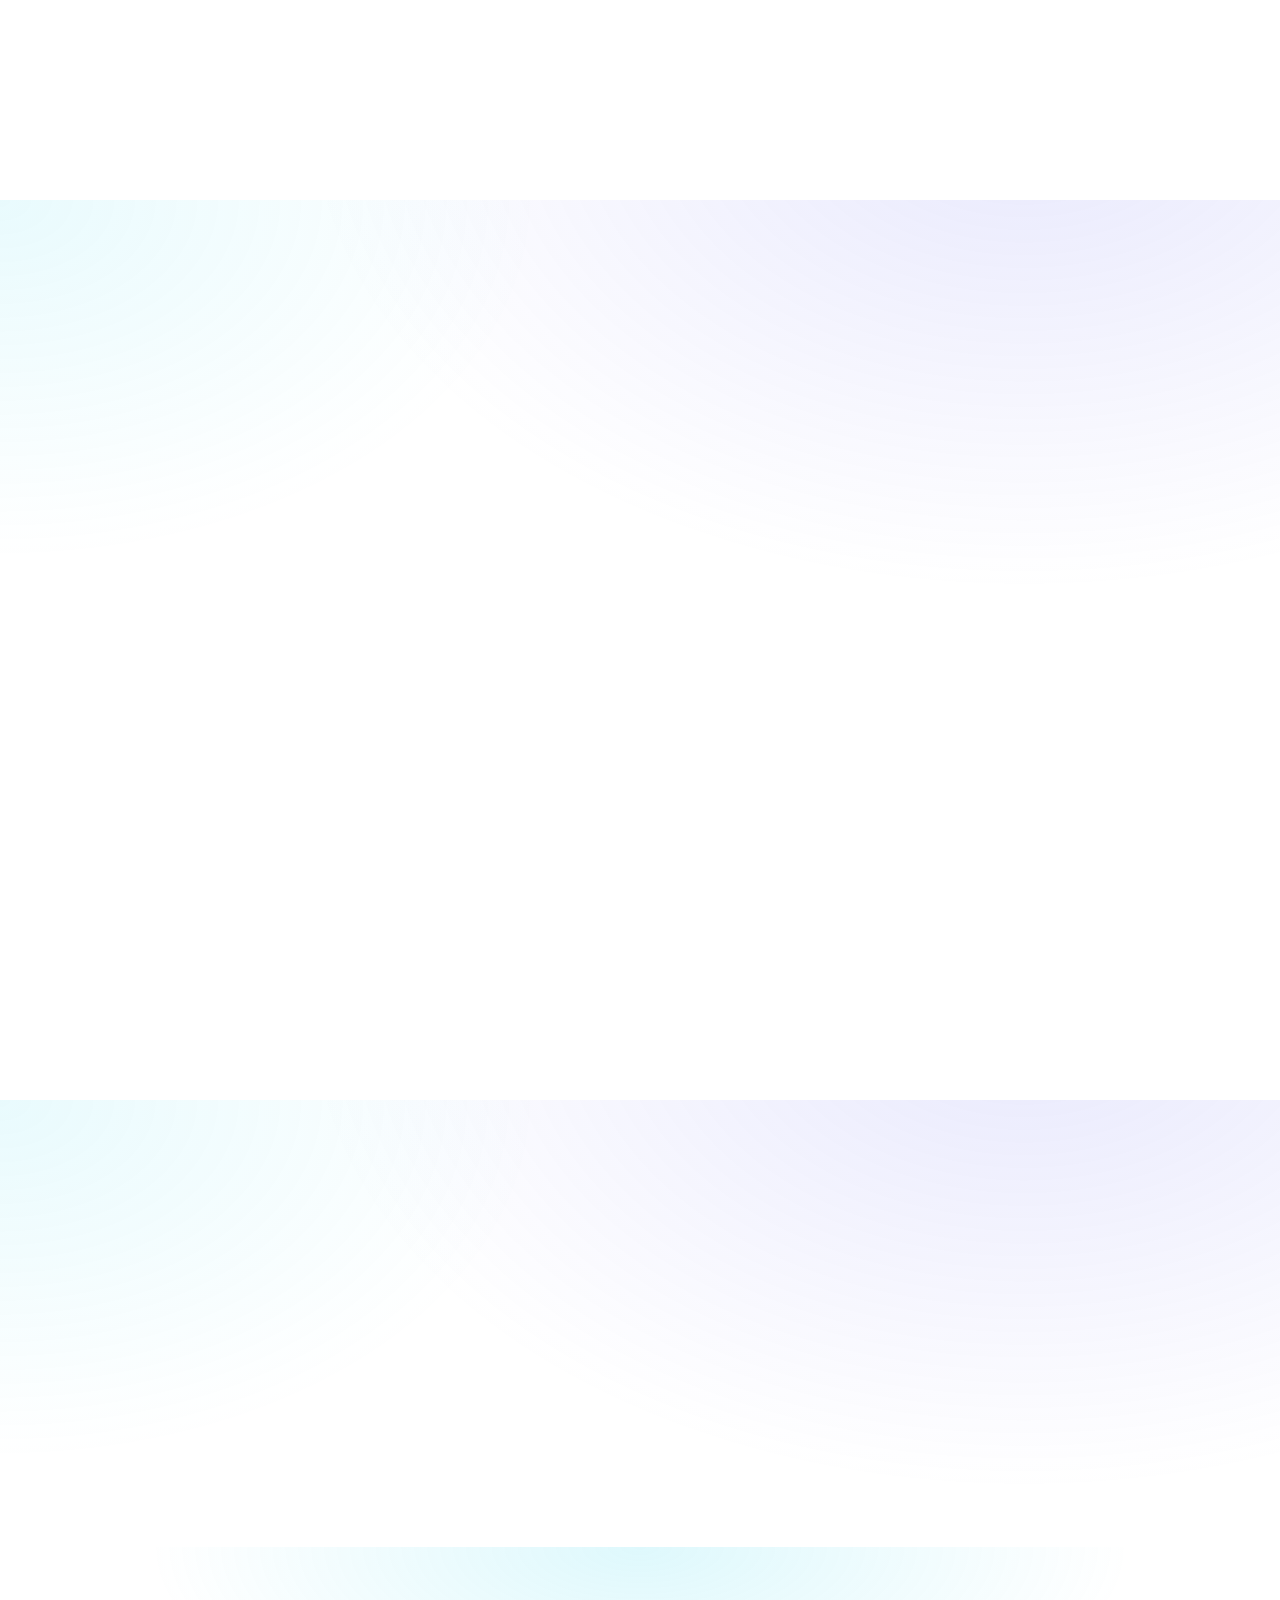
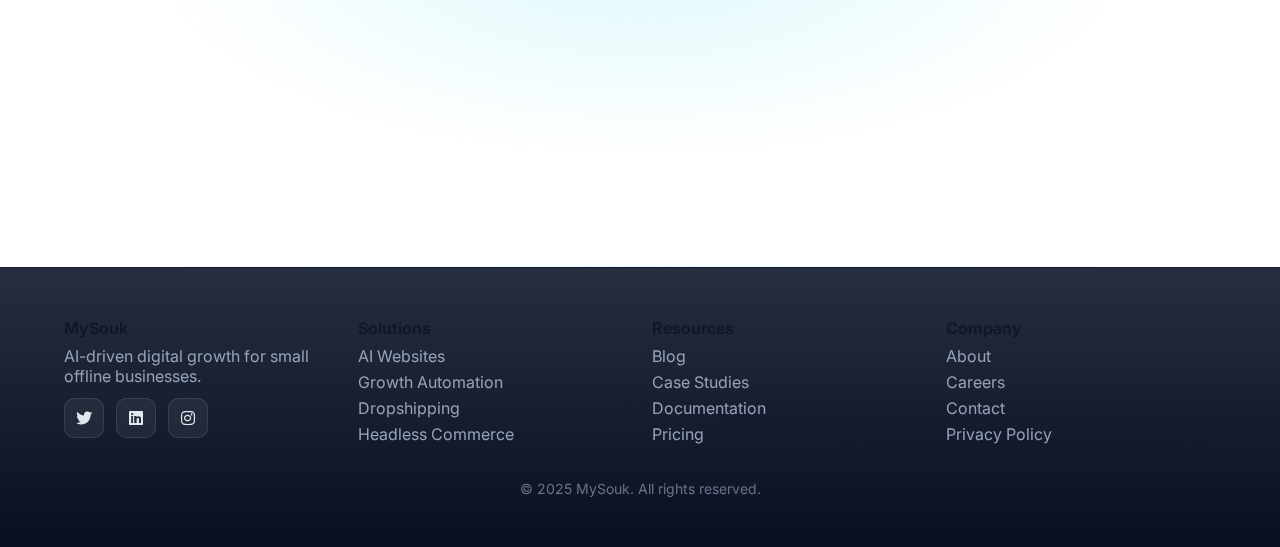
<file: MySouk/index.html>
<!DOCTYPE html>
<html lang="en">
<head>
  <meta charset="UTF-8" />
  <meta name="viewport" content="width=device-width, initial-scale=1.0, viewport-fit=cover"/>
  <title>MySouk — AI Agents for Local Business Growth</title>
  <meta name="description" content="AI-driven digital growth for small offline businesses. Future-proof design, predictive analytics, headless commerce, and autonomous AI agents."/>
  <meta name="theme-color" content="#1e40af">
  <meta name="color-scheme" content="dark light">
  
  <!-- Progressive Web App Support -->
  <link rel="manifest" href="[data-uri]">
  <link rel="apple-touch-icon" href="[data-uri]">
  
  <!-- Performance Optimization -->
  <link rel="preconnect" href="https://fonts.googleapis.com" crossorigin>
  <link rel="preconnect" href="https://fonts.gstatic.com" crossorigin>
  <link rel="preload" href="https://fonts.googleapis.com/css2?family=Inter:wght@300;400;600;700;800&display=swap" as="style">
  <link rel="stylesheet" href="https://fonts.googleapis.com/css2?family=Inter:wght@300;400;600;700;800&display=swap">
  <link rel="preload" href="https://cdnjs.cloudflare.com/ajax/libs/font-awesome/6.5.1/css/all.min.css" as="style">
  <link rel="stylesheet" href="https://cdnjs.cloudflare.com/ajax/libs/font-awesome/6.5.1/css/all.min.css">

  <style>
    /* CSS Variables with modern color system */
    :root {
      --primary: #1e40af;
      --primary-2: #0b1f6b;
      --blue: #3b82f6;
      --cyan: #22d3ee;
      --accent: #f97316;
      --accent-2: #10b981;
      --bg: #0a0f1f;
      --surface: #0f172a;
      --glass: rgba(255,255,255,0.06);
      --text: #e5e7eb;
      --muted: #94a3b8;
      --white: #fff;
      --ring: #60a5fa;
      --gradient: conic-gradient(from 220deg at 50% 50%, #0ea5e9, #60a5fa, #22d3ee, #0ea5e9);
      
      /* Fluid typography */
      --text-xs: clamp(0.75rem, 0.7rem + 0.25vw, 0.875rem);
      --text-sm: clamp(0.875rem, 0.8rem + 0.375vw, 1rem);
      --text-base: clamp(1rem, 0.9rem + 0.5vw, 1.125rem);
      --text-lg: clamp(1.125rem, 1rem + 0.625vw, 1.25rem);
      --text-xl: clamp(1.25rem, 1.1rem + 0.75vw, 1.5rem);
      --text-2xl: clamp(1.5rem, 1.3rem + 1vw, 2rem);
      --text-3xl: clamp(1.875rem, 1.6rem + 1.375vw, 2.5rem);
      --text-4xl: clamp(2.25rem, 2rem + 1.25vw, 3rem);
      --text-5xl: clamp(3rem, 2.5rem + 2.5vw, 4rem);
      
      /* Animation durations */
      --duration-fast: 150ms;
      --duration-normal: 250ms;
      --duration-slow: 350ms;
      
      /* Spacing scale */
      --space-xs: clamp(0.5rem, 0.4rem + 0.5vw, 0.75rem);
      --space-sm: clamp(0.75rem, 0.6rem + 0.75vw, 1rem);
      --space-md: clamp(1rem, 0.8rem + 1vw, 1.5rem);
      --space-lg: clamp(1.5rem, 1.2rem + 1.5vw, 2.25rem);
      --space-xl: clamp(2.25rem, 1.8rem + 2.25vw, 3.375rem);
      --space-2xl: clamp(3.375rem, 2.7rem + 3.375vw, 5rem);
    }

    /* Base Styles */
    * { box-sizing: border-box; }
    html, body { height: 100%; }
    body {
      margin: 0;
      font-family: 'Inter', system-ui, -apple-system, Segoe UI, Roboto, Ubuntu, 'Helvetica Neue', Arial, sans-serif;
      color: var(--text);
      background: 
        radial-gradient(1200px 800px at 80% -10%, rgba(99,102,241,0.25), transparent 60%),
        radial-gradient(900px 600px at 0% 0%, rgba(34,211,238,0.2), transparent 60%),
        var(--bg);
      overflow-x: hidden;
      -webkit-font-smoothing: antialiased;
      -moz-osx-font-smoothing: grayscale;
      scroll-behavior: smooth;
    }

    /* Noise Texture */
    .noise {
      pointer-events: none;
      position: fixed; inset: 0;
      background-image: url('data:image/svg+xml;utf8,<svg xmlns="http://www.w3.org/2000/svg" width="140" height="140" viewBox="0 0 140 140"><filter id="n"><feTurbulence type="fractalNoise" baseFrequency="0.6" numOctaves="2" stitchTiles="stitch"/></filter><rect width="100%" height="100%" filter="url(%23n)" opacity="0.04"/></svg>');
      mix-blend-mode: soft-light; z-index: 1;
    }

    /* Layout */
    .container {
      max-width: 1200px;
      margin: 0 auto;
      padding: 0 var(--space-md);
    }

    /* Header & Navigation */
    header {
      position: fixed; top: 0; left: 0; right: 0; z-index: 1000;
      backdrop-filter: saturate(140%) blur(12px);
      -webkit-backdrop-filter: saturate(140%) blur(12px);
      background: linear-gradient(180deg, rgba(10,15,31,0.85), rgba(10,15,31,0.55));
      border-bottom: 1px solid rgba(255,255,255,0.06);
      padding-top: env(safe-area-inset-top);
      transition: background-color var(--duration-normal) ease;
    }
    nav {
      display: flex;
      align-items: center;
      justify-content: space-between;
      height: 72px;
    }
    .brand {
      display: flex;
      align-items: center;
      gap: 12px;
      font-weight: 800;
      letter-spacing: .3px;
    }
    .brand-logo {
      width: 36px;
      height: 36px;
      border-radius: 10px;
      background: var(--gradient);
      position: relative;
      box-shadow: 0 8px 30px rgba(34,211,238,0.25);
      animation: logo-pulse 4s ease-in-out infinite;
    }
    @keyframes logo-pulse {
      0%, 100% { transform: scale(1); }
      50% { transform: scale(1.05); }
    }
    .brand-logo::after {
      content: "";
      position: absolute;
      inset: 3px;
      border-radius: 8px;
      background: linear-gradient(180deg, rgba(255,255,255,0.38), rgba(255,255,255,0.04));
    }
    .brand span { font-size: var(--text-lg); }
    .nav-links {
      display: flex;
      gap: 24px;
      list-style: none;
      margin: 0;
      padding: 0;
    }
    .nav-links a {
      color: var(--muted);
      text-decoration: none;
      font-weight: 500;
      padding: 10px 12px;
      border-radius: 8px;
      transition: all var(--duration-fast) ease;
      position: relative;
    }
    .nav-links a::before {
      content: '';
      position: absolute;
      inset: 0;
      border-radius: inherit;
      background: var(--glass);
      opacity: 0;
      transition: opacity var(--duration-fast) ease;
    }
    .nav-links a:hover {
      color: var(--white);
    }
    .nav-links a:hover::before {
      opacity: 1;
    }
    .btn {
      display: inline-flex;
      align-items: center;
      gap: 10px;
      padding: 12px 18px;
      border-radius: 12px;
      border: 1px solid rgba(255,255,255,0.12);
      color: var(--white);
      text-decoration: none;
      font-weight: 600;
      position: relative;
      cursor: pointer;
      transition: all var(--duration-fast) cubic-bezier(0.4, 0, 0.2, 1);
      min-height: 44px;
      touch-action: manipulation;
      -webkit-tap-highlight-color: transparent;
    }
    .btn:hover {
      transform: translateY(-2px);
      border-color: rgba(255,255,255,0.3);
    }
    .btn-primary {
      background: linear-gradient(90deg, #22d3ee, #3b82f6);
      box-shadow: 
        0 10px 30px rgba(34,211,238,0.25), 
        inset 0 0 0 1px rgba(255,255,255,0.15);
    }
    .btn-outline {
      background: rgba(255,255,255,0.06);
      backdrop-filter: blur(10px);
    }
    .magnetic {
      will-change: transform;
      backface-visibility: hidden;
    }

    .menu {
      display: none;
      color: var(--white);
      font-size: var(--text-xl);
      padding: var(--space-xs);
      cursor: pointer;
      border-radius: 8px;
      transition: background-color var(--duration-fast) ease;
    }
    .menu:hover {
      background: var(--glass);
    }
    @media(max-width: 900px) {
      .nav-links { display: none; }
      .menu { display: block; }
    }

    /* Hero Section */
    .hero {
      position: relative;
      padding: 160px 0 100px;
      min-height: 92vh;
      display: flex;
      align-items: center;
      z-index: 2;
    }
    .grid {
      display: grid;
      grid-template-columns: 1.15fr 0.85fr;
      gap: 48px;
      align-items: center;
    }
    @media(max-width: 1000px) {
      .grid {
        grid-template-columns: 1fr;
        gap: var(--space-xl);
        text-align: center;
      }
      .hero-cta {
        justify-content: center;
      }
    }
    .kicker {
      display: inline-flex;
      align-items: center;
      gap: 10px;
      padding: 8px 12px;
      border-radius: 999px;
      background: rgba(34,211,238,0.08);
      border: 1px solid rgba(34,211,238,0.25);
      color: #99f6e4;
      font-weight: 600;
      font-size: var(--text-sm);
      margin-bottom: var(--space-md);
    }
    .kicker .dot {
      width: 8px;
      height: 8px;
      border-radius: 50%;
      background: radial-gradient(circle at 30% 30%, #a7f3d0, #10b981);
      box-shadow: 0 0 14px #10b981, 0 0 30px rgba(16,185,129,0.6);
      animation: pulse 2.2s ease-in-out infinite;
    }
    @keyframes pulse {
      0%, 100% { transform: scale(1); }
      50% { transform: scale(1.25); }
    }

    h1, .hero-heading {
      font-size: clamp(2.2rem, 5vw, 4rem);
      line-height: 1.05;
      margin: 16px 0 14px;
      font-weight: 800;
      letter-spacing: -0.02em;
    }
    .sub {
      color: var(--muted);
      font-size: clamp(1rem, 1.5vw, 1.15rem);
      max-width: 58ch;
    }
    .hero-cta {
      margin-top: 26px;
      display: flex;
      gap: 14px;
      flex-wrap: wrap;
    }

    .orbital {
      position: relative;
      height: 520px;
      border-radius: 22px;
      overflow: hidden;
      background: linear-gradient(180deg, rgba(255,255,255,0.06), rgba(255,255,255,0.02));
      border: 1px solid rgba(255,255,255,0.08);
      box-shadow: inset 0 0 0 1px rgba(255,255,255,0.03), 0 20px 60px rgba(0,0,0,0.35);
    }
    .orbital .ring {
      position: absolute;
      inset: -20%;
      border-radius: 50%;
      background: radial-gradient(closest-side, rgba(34,211,238,0.15), transparent 70%);
      filter: blur(26px);
      animation: rotate 18s linear infinite;
    }
    .orbital .ring.r2 {
      animation-duration: 26s;
      opacity: .6;
    }
    .orbital canvas {
      position: absolute;
      inset: 0;
    }
    .badges {
      position: absolute;
      bottom: 16px;
      left: 16px;
      right: 16px;
      display: flex;
      gap: 10px;
      flex-wrap: wrap;
    }
    .badge {
      backdrop-filter: blur(8px);
      background: rgba(15,23,42,0.6);
      border: 1px solid rgba(255,255,255,0.08);
      color: var(--text);
      padding: 10px 12px;
      border-radius: 12px;
      font-size: var(--text-sm);
    }
    @keyframes rotate { to { transform: rotate(360deg); } }

    /* Trust Section */
    .trust {
      padding: 28px 0 18px;
      opacity: .9;
    }
    .marquee {
      display: flex;
      gap: 38px;
      overflow: hidden;
      mask-image: linear-gradient(90deg, transparent, #000 10%, #000 90%, transparent);
    }
    .marquee-track {
      display: flex;
      gap: 38px;
      animation: scroll 26s linear infinite;
    }
    @keyframes scroll { to { transform: translateX(-50%); } }
    .trust .pill {
      display: inline-flex;
      gap: 10px;
      align-items: center;
      padding: 10px 14px;
      border-radius: 999px;
      background: rgba(255,255,255,0.06);
      border: 1px solid rgba(255,255,255,0.09);
      color: #cbd5e1;
      font-weight: 600;
    }

    /* Services Section */
    section {
      position: relative;
      z-index: 2;
    }
    .section {
      padding: 84px 0;
    }
    .section h2 {
      font-size: var(--text-3xl);
      margin: 0 0 10px;
    }
    .section p.lead {
      color: var(--muted);
      max-width: 60ch;
      margin: 0 0 28px;
    }

    .cards {
      display: grid;
      grid-template-columns: repeat(3, 1fr);
      gap: 20px;
    }
    @media(max-width: 1000px) {
      .cards {
        grid-template-columns: 1fr;
      }
    }
    .card {
      background: linear-gradient(180deg, rgba(255,255,255,0.06), rgba(255,255,255,0.02));
      border: 1px solid rgba(255,255,255,0.08);
      border-radius: 18px;
      padding: 22px;
      position: relative;
      overflow: hidden;
      transition: transform .2s ease, box-shadow .3s ease;
    }
    .card:hover {
      transform: translateY(-4px);
      box-shadow: 0 20px 60px rgba(0,0,0,0.35);
    }
    .card .icon {
      width: 46px;
      height: 46px;
      border-radius: 12px;
      background: linear-gradient(135deg, #22d3ee, #3b82f6);
      display: grid;
      place-items: center;
      color: white;
      box-shadow: 0 10px 30px rgba(34,211,238,0.25);
      margin-bottom: 12px;
    }
    .card h3 {
      margin: 10px 0 8px;
    }
    .card p {
      color: var(--muted);
    }
    .list {
      margin: 14px 0 0;
      padding: 0;
      list-style: none;
    }
    .list li {
      display: flex;
      gap: 10px;
      align-items: flex-start;
      margin: 10px 0;
      color: #cbd5e1;
    }
    .list li i {
      color: var(--accent-2);
    }

    /* Labs / New Tech */
    .labs {
      display: grid;
      grid-template-columns: 1.1fr .9fr;
      gap: 28px;
      align-items: center;
    }
    @media(max-width: 1000px) {
      .labs {
        grid-template-columns: 1fr;
      }
    }
    .labs .panel {
      background: linear-gradient(180deg, rgba(255,255,255,0.07), rgba(255,255,255,0.02));
      border: 1px solid rgba(255,255,255,0.1);
      border-radius: 20px;
      overflow: hidden;
    }
    .panel-head {
      display: flex;
      align-items: center;
      justify-content: space-between;
      padding: 16px 18px;
      border-bottom: 1px solid rgba(255,255,255,0.07);
    }
    .chips {
      display: flex;
      gap: 8px;
      flex-wrap: wrap;
    }
    .chip {
      padding: 6px 10px;
      border-radius: 999px;
      font-size: var(--text-sm);
      color: #a5b4fc;
      background: rgba(99,102,241,0.15);
      border: 1px solid rgba(99,102,241,0.35);
    }
    .terminal {
      padding: 18px;
      min-height: 260px;
      font-family: ui-monospace, SFMono-Regular, Menlo, monospace;
      background: radial-gradient(600px 300px at 15% 0%, rgba(34,211,238,0.12), transparent 60%), transparent;
    }
    .line {
      opacity: .95;
    }
    .caret {
      display: inline-block;
      width: 10px;
      height: 1em;
      background: #60a5fa;
      margin-left: 2px;
      animation: blink 1.1s steps(1) infinite;
    }
    @keyframes blink { 50% { opacity: 0; } }

    .labs-visual {
      height: 100%;
      min-height: 320px;
      border-radius: 20px;
      position: relative;
      overflow: hidden;
      background:
        radial-gradient(500px 220px at 20% 20%, rgba(34,211,238,0.12), transparent 60%),
        radial-gradient(420px 240px at 80% 80%, rgba(59,130,246,0.14), transparent 60%),
        linear-gradient(180deg, rgba(255,255,255,0.06), rgba(255,255,255,0.02));
      border: 1px solid rgba(255,255,255,0.08);
    }
    .ai-nodes {
      position: absolute;
      inset: 0;
    }
    .node {
      position: absolute;
      width: 10px;
      height: 10px;
      border-radius: 50%;
      background: radial-gradient(circle at 30% 30%, #e0f2fe, #60a5fa 70%);
      box-shadow: 0 0 20px #60a5fa88, 0 0 40px #22d3ee55;
      animation: float 9s ease-in-out infinite;
    }
    .node:nth-child(2) { left: 20%; top: 18%; animation-duration: 7s; }
    .node:nth-child(3) { left: 78%; top: 24%; animation-duration: 10s; }
    .node:nth-child(4) { left: 30%; top: 70%; animation-duration: 8s; }
    .node:nth-child(5) { left: 65%; top: 72%; animation-duration: 11s; }
    @keyframes float { 0%, 100% { transform: translateY(0); } 50% { transform: translateY(-16px); } }

    /* Portfolio */
    .portfolio {
      display: grid;
      grid-template-columns: repeat(3, 1fr);
      gap: 20px;
    }
    @media(max-width: 1000px) {
      .portfolio {
        grid-template-columns: 1fr;
      }
    }
    .shot {
      border-radius: 16px;
      overflow: hidden;
      border: 1px solid rgba(255,255,255,0.08);
      background: linear-gradient(180deg, rgba(255,255,255,0.06), rgba(255,255,255,0.02));
      transition: transform .2s ease, box-shadow .3s ease;
    }
    .shot:hover {
      transform: translateY(-4px);
      box-shadow: 0 20px 60px rgba(0,0,0,0.35);
    }
    .shot .thumb {
      height: 180px;
      background: linear-gradient(120deg, #0ea5e9 0%, #3b82f6 40%, #22d3ee 100%);
      display: grid;
      place-items: center;
      color: white;
      font-size: 40px;
    }
    .shot .meta {
      padding: 16px;
      color: #cbd5e1;
    }

    /* Testimonials */
    .testi {
      display: grid;
      grid-template-columns: repeat(3, 1fr);
      gap: 20px;
    }
    @media(max-width: 1000px) {
      .testi {
        grid-template-columns: 1fr;
      }
    }
    .quote {
      background: linear-gradient(180deg, rgba(255,255,255,0.06), rgba(255,255,255,0.02));
      border: 1px solid rgba(255,255,255,0.08);
      border-radius: 16px;
      padding: 18px;
    }
    .q {
      color: #cbd5e1;
      font-style: italic;
    }
    .who {
      display: flex;
      align-items: center;
      gap: 12px;
      margin-top: 12px;
    }
    .avatar {
      width: 40px;
      height: 40px;
      border-radius: 50%;
      background: #3b82f6;
      display: grid;
      place-items: center;
      color: white;
      font-weight: 700;
    }

    /* CTA */
    .cta {
      text-align: center;
      padding: 84px 0;
      background: radial-gradient(700px 300px at 50% 0%, rgba(34,211,238,0.15), transparent 70%);
      border-top: 1px solid rgba(255,255,255,0.06);
      border-bottom: 1px solid rgba(255,255,255,0.06);
    }

    /* Footer */
    footer {
      padding: 50px 0;
      background: linear-gradient(180deg, rgba(15,23,42,0.9), rgba(10,15,31,1));
      border-top: 1px solid rgba(255,255,255,0.06);
    }
    .fgrid {
      display: grid;
      grid-template-columns: repeat(4, 1fr);
      gap: 24px;
    }
    @media(max-width: 900px) {
      .fgrid {
        grid-template-columns: 1fr 1fr;
      }
    }
    .fcol h4 {
      margin: 0 0 8px;
    }
    .fcol a, .fcol p {
      color: #94a3b8;
      text-decoration: none;
      display: block;
      margin: 6px 0;
    }
    .social a {
      display: inline-grid;
      place-items: center;
      width: 40px;
      height: 40px;
      border-radius: 10px;
      background: rgba(255,255,255,0.06);
      color: #e2e8f0;
      margin-right: 8px;
      border: 1px solid rgba(255,255,255,0.1);
    }

    /* Reveal animations on scroll */
    .reveal {
      opacity: 0;
      transform: translateY(18px);
      transition: opacity .6s ease, transform .6s ease;
    }
    .reveal.in {
      opacity: 1;
      transform: translateY(0);
    }

    /* Reduced motion respect */
    @media (prefers-reduced-motion: reduce) {
      .magnetic, .orbital .ring, .marquee-track, .node, .kicker .dot, .caret {
        animation: none;
      }
      .reveal {
        transition: none;
      }
      body {
        scroll-behavior: auto;
      }
    }

    /* High contrast mode support */
    @media (prefers-contrast: high) {
      :root {
        --glass: rgba(255,255,255,0.15);
      }
      .card, .shot, .quote, .orbital, .labs-visual, .labs .panel {
        border: 2px solid rgba(255,255,255,0.3);
      }
    }

    /* Dark/Light mode support (future enhancement) */
    @media (prefers-color-scheme: light) {
      :root {
        --bg: #ffffff;
        --surface: #f8fafc;
        --glass: rgba(0,0,0,0.06);
        --text: #0f172a;
        --muted: #64748b;
      }
      body {
        background: 
          radial-gradient(1200px 800px at 80% -10%, rgba(99,102,241,0.15), transparent 60%),
          radial-gradient(900px 600px at 0% 0%, rgba(34,211,238,0.1), transparent 60%),
          var(--bg);
      }
      header {
        background: linear-gradient(180deg, rgba(255,255,255,0.85), rgba(255,255,255,0.55));
        border-bottom: 1px solid rgba(0,0,0,0.06);
      }
    }
  </style>
</head>
<body>
  <div class="noise"></div>

  <header>
    <nav class="container">
      <div class="brand">
        <div class="brand-logo" aria-hidden="true"></div>
        <span>MySouk</span>
      </div>
      <div class="nav-links">
        <a href="#home">Home</a>
        <a href="#solutions">Solutions</a>
        <a href="#labs">Labs</a>
        <a href="#work">Work</a>
        <a href="#contact" class="btn btn-outline magnetic">Contact</a>
      </div>
      <a class="menu" href="#contact"><i class="fa-solid fa-circle-nodes"></i></a>
    </nav>
  </header>

  <main id="home" class="hero">
    <div class="container grid">
      <div>
        <span class="kicker"><span class="dot"></span> Autonomous AI for Local Growth</span>
        <h1 class="hero-heading">Turn Offline Hustle into Online Momentum with AI Agents</h1>
        <p class="sub">MySouk equips grocery stores, malls, and local retailers with AI that predicts demand, automates marketing, and powers headless commerce—so growth compounds while operations stay simple.</p>
        <div class="hero-cta">
          <a href="#contact" class="btn btn-primary magnetic"><i class="fa-solid fa-rocket"></i> Start in 7 Days</a>
          <a href="#solutions" class="btn btn-outline magnetic"><i class="fa-solid fa-grid-2"></i> See Solutions</a>
        </div>
        <div class="trust" aria-label="trust markers">
          <div class="marquee">
            <div class="marquee-track">
              <span class="pill"><i class="fa-solid fa-shield-heart"></i> Privacy-first AI</span>
              <span class="pill"><i class="fa-solid fa-gauge-high"></i> 99.9% Uptime</span>
              <span class="pill"><i class="fa-solid fa-bolt"></i> Sub-50ms APIs</span>
              <span class="pill"><i class="fa-solid fa-certificate"></i> ISO-ready Process</span>
              <span class="pill"><i class="fa-solid fa-leaf"></i> Green Hosting</span>
              <span class="pill"><i class="fa-solid fa-brain"></i> RAG + Agents</span>
              <!-- duplicate for loop effect -->
              <span class="pill"><i class="fa-solid fa-shield-heart"></i> Privacy-first AI</span>
              <span class="pill"><i class="fa-solid fa-gauge-high"></i> 99.9% Uptime</span>
              <span class="pill"><i class="fa-solid fa-bolt"></i> Sub-50ms APIs</span>
              <span class="pill"><i class="fa-solid fa-certificate"></i> ISO-ready Process</span>
              <span class="pill"><i class="fa-solid fa-leaf"></i> Green Hosting</span>
              <span class="pill"><i class="fa-solid fa-brain"></i> RAG + Agents</span>
            </div>
          </div>
        </div>
      </div>

      <div class="orbital reveal">
        <div class="ring"></div>
        <div class="ring r2"></div>
        <canvas id="particles" aria-hidden="true"></canvas>
        <div class="badges">
          <span class="badge"><i class="fa-solid fa-microchip"></i> Edge AI Inference</span>
          <span class="badge"><i class="fa-solid fa-layer-group"></i> Headless Commerce</span>
          <span class="badge"><i class="fa-solid fa-mobile-screen-button"></i> PWA Offline</span>
        </div>
      </div>
    </div>
  </main>

  <!-- SOLUTIONS -->
  <section id="solutions" class="section container">
    <h2 class="reveal">Solutions built for 2025 and beyond</h2>
    <p class="lead reveal">Future-proof stacks that are fast, secure, and scalable. Designed to persuade, convert, and retain through AI-driven personalization.</p>

    <div class="cards">
      <div class="card reveal">
        <div class="icon"><i class="fa-solid fa-globe"></i></div>
        <h3>AI Websites that Sell</h3>
        <p>Adaptive UI, semantic SEO, blazing performance, and dynamic pricing experiments.</p>
        <ul class="list">
          <li><i class="fa-solid fa-check"></i> Mobile-first, Core Web Vitals A-grade</li>
          <li><i class="fa-solid fa-check"></i> Intent-aware content blocks</li>
          <li><i class="fa-solid fa-check"></i> Schema, local SEO, multi-location</li>
        </ul>
      </div>
      <div class="card reveal">
        <div class="icon"><i class="fa-solid fa-chart-line"></i></div>
        <h3>Growth Automations</h3>
        <p>Always-on AI agents for ads, retention, and CRM that learn and optimize.</p>
        <ul class="list">
          <li><i class="fa-solid fa-check"></i> Predictive audiences & LTV models</li>
          <li><i class="fa-solid fa-check"></i> UGC + social scheduling autopilot</li>
          <li><i class="fa-solid fa-check"></i> Offer testing without dev cycles</li>
        </ul>
      </div>
      <div class="card reveal">
        <div class="icon"><i class="fa-solid fa-store"></i></div>
        <h3>Dropship & Headless</h3>
        <p>Plug-and-play catalogs, efficient fulfillment, and composable checkout flows.</p>
        <ul class="list">
          <li><i class="fa-solid fa-check"></i> Supplier APIs + inventory sync</li>
          <li><i class="fa-solid fa-check"></i> OMS, returns, fraud guard</li>
          <li><i class="fa-solid fa-check"></i> POS bridge for offline-to-online</li>
        </ul>
      </div>
    </div>
  </section>

  <!-- LABS / NEW TECH -->
  <section id="labs" class="section container">
    <h2 class="reveal">AI Labs: Future-ready tech</h2>
    <p class="lead reveal">We're building with tomorrow's tech stack today. Our AI agents learn your business and make autonomous decisions to drive growth.</p>

    <div class="labs">
      <div class="panel reveal">
        <div class="panel-head">
          <span>AI Agent Console</span>
          <div class="chips">
            <span class="chip">TypeScript</span>
            <span class="chip">LangChain</span>
            <span class="chip">Vector DB</span>
          </div>
        </div>
        <div class="terminal">
          <div class="line">$ <span style="color:#a5b4fc">ai-agent</span> --init --store-id=<span style="color:#f97316">grocery-1</span></div>
          <div class="line">Initializing MySouk AI Agent for Grocery Store #1</div>
          <div class="line">Loading inventory data: <span style="color:#10b981">✓</span></div>
          <div class="line">Loading customer segments: <span style="color:#10b981">✓</span></div>
          <div class="line">Loading sales history: <span style="color:#10b981">✓</span></div>
          <div class="line">Training demand prediction model...</div>
          <div class="line">Model accuracy: <span style="color:#10b981">94.2%</span></div>
          <div class="line">Connecting to marketing channels: <span style="color:#10b981">✓</span></div>
          <div class="line">Agent ready. Listening for events...</div>
          <div class="line">$ <span class="caret"></span></div>
        </div>
      </div>

      <div class="labs-visual reveal">
        <div class="ai-nodes">
          <div class="node"></div>
          <div class="node"></div>
          <div class="node"></div>
          <div class="node"></div>
          <div class="node"></div>
        </div>
      </div>
    </div>
  </section>

  <!-- PORTFOLIO -->
  <section id="work" class="section container">
    <h2 class="reveal">Our work</h2>
    <p class="lead reveal">See how we've helped local businesses transform their digital presence and operations.</p>

    <div class="portfolio">
      <div class="shot reveal">
        <div class="thumb"><i class="fa-solid fa-store"></i></div>
        <div class="meta">
          <h3>FreshMart Grocery</h3>
          <p>AI-powered inventory management and personalized offers increased sales by 32%.</p>
        </div>
      </div>
      <div class="shot reveal">
        <div class="thumb"><i class="fa-solid fa-bag-shopping"></i></div>
        <div class="meta">
          <h3>Westside Mall</h3>
          <p>Unified digital presence for 24 stores with centralized ordering and pickup.</p>
        </div>
      </div>
      <div class="shot reveal">
        <div class="thumb"><i class="fa-solid fa-utensils"></i></div>
        <div class="meta">
          <h3>Local Eats Collective</h3>
          <p>Restaurant group saw 47% increase in online orders with AI-optimized menus.</p>
        </div>
      </div>
    </div>
  </section>

  <!-- TESTIMONIALS -->
  <section class="section container">
    <h2 class="reveal">What our clients say</h2>
    <p class="lead reveal">Don't just take our word for it. Here's what store owners have to say about MySouk.</p>

    <div class="testi">
      <div class="quote reveal">
        <p class="q">"MySouk's AI completely transformed how we manage inventory. We've cut waste by 40% while never running out of popular items."</p>
        <div class="who">
          <div class="avatar">JD</div>
          <div>
            <strong>John Dae</strong><br>
            <small>FreshMart Owner</small>
          </div>
        </div>
      </div>
      <div class="quote reveal">
        <p class="q">"The headless commerce setup lets us sell anywhere—our website, Instagram, even WhatsApp—with unified inventory."</p>
        <div class="who">
          <div class="avatar">SP</div>
          <div>
            <strong>Sarah Park</strong><br>
            <small>Boutique Manager</small>
          </div>
        </div>
      </div>
      <div class="quote reveal">
        <p class="q">"Their AI marketing agent creates better ads than our previous agency, and it works 24/7 optimizing campaigns."</p>
        <div class="who">
          <div class="avatar">RK</div>
          <div>
            <strong>Raj Kumar</strong><br>
            <small>Electronics Store</small>
          </div>
        </div>
      </div>
    </div>
  </section>

  <!-- CTA -->
  <section id="contact" class="cta">
    <div class="container">
      <h2 class="reveal">Ready to transform your business?</h2>
      <p class="lead reveal">Get started with MySouk in just 7 days. No technical knowledge required.</p>
      <div class="reveal">
        <a href="#contact" class="btn btn-primary magnetic"><i class="fa-solid fa-message"></i> Schedule a Demo</a>
      </div>
    </div>
  </section>

  <!-- FOOTER -->
  <footer>
    <div class="container">
      <div class="fgrid">
        <div class="fcol">
          <h4>MySouk</h4>
          <p>AI-driven digital growth for small offline businesses.</p>
          <div class="social">
            <a href="#"><i class="fa-brands fa-twitter"></i></a>
            <a href="#"><i class="fa-brands fa-linkedin"></i></a>
            <a href="#"><i class="fa-brands fa-instagram"></i></a>
          </div>
        </div>
        <div class="fcol">
          <h4>Solutions</h4>
          <a href="#">AI Websites</a>
          <a href="#">Growth Automation</a>
          <a href="#">Dropshipping</a>
          <a href="#">Headless Commerce</a>
        </div>
        <div class="fcol">
          <h4>Resources</h4>
          <a href="#">Blog</a>
          <a href="#">Case Studies</a>
          <a href="#">Documentation</a>
          <a href="#">Pricing</a>
        </div>
        <div class="fcol">
          <h4>Company</h4>
          <a href="#">About</a>
          <a href="#">Careers</a>
          <a href="#">Contact</a>
          <a href="#">Privacy Policy</a>
        </div>
      </div>
      <div style="margin-top:30px;text-align:center;color:var(--muted);font-size:14px">
        &copy; 2025 MySouk. All rights reserved.
      </div>
    </div>
  </footer>

  <!-- Scripts -->
  <script>
    // Particle animation for the orbital visual
    document.addEventListener('DOMContentLoaded', () => {
      const canvas = document.getElementById('particles');
      if (!canvas) return;
      
      const ctx = canvas.getContext('2d');
      let width, height;
      
      // Resize handler
      function resize() {
        width = canvas.width = canvas.offsetWidth;
        height = canvas.height = canvas.offsetHeight;
      }
      
      // Create particles
      const particleCount = 80;
      const particles = [];
      
      function Particle() {
        this.x = Math.random() * width;
        this.y = Math.random() * height;
        this.size = Math.random() * 2 + 1;
        this.speedX = Math.random() * 1 - 0.5;
        this.speedY = Math.random() * 1 - 0.5;
        this.color = `rgba(255, 255, 255, ${Math.random() * 0.3 + 0.2})`;
      }
      
      Particle.prototype.update = function() {
        this.x += this.speedX;
        this.y += this.speedY;
        
        // Bounce off edges
        if (this.x > width || this.x < 0) this.speedX *= -1;
        if (this.y > height || this.y < 0) this.speedY *= -1;
      }
      
      Particle.prototype.draw = function() {
        ctx.fillStyle = this.color;
        ctx.beginPath();
        ctx.arc(this.x, this.y, this.size, 0, Math.PI * 2);
        ctx.fill();
      }
      
      function init() {
        resize();
        for (let i = 0; i < particleCount; i++) {
          particles.push(new Particle());
        }
      }
      
      function animate() {
        ctx.clearRect(0, 0, width, height);
        
        for (let i = 0; i < particles.length; i++) {
          particles[i].update();
          particles[i].draw();
          
          // Connect particles with lines
          for (let j = i; j < particles.length; j++) {
            const dx = particles[i].x - particles[j].x;
            const dy = particles[i].y - particles[j].y;
            const distance = Math.sqrt(dx * dx + dy * dy);
            
            if (distance < 100) {
              ctx.beginPath();
              ctx.strokeStyle = `rgba(255, 255, 255, ${0.1 * (1 - distance/100)})`;
              ctx.lineWidth = 0.5;
              ctx.moveTo(particles[i].x, particles[i].y);
              ctx.lineTo(particles[j].x, particles[j].y);
              ctx.stroke();
            }
          }
        }
        
        requestAnimationFrame(animate);
      }
      
      // Initialize and start animation
      init();
      animate();
      
      // Handle window resize
      window.addEventListener('resize', resize);
    });
    
    // Reveal animations on scroll
    document.addEventListener('DOMContentLoaded', () => {
      const observer = new IntersectionObserver((entries) => {
        entries.forEach(entry => {
          if (entry.isIntersecting) {
            entry.target.classList.add('in');
          }
        });
      }, { threshold: 0.1 });
      
      document.querySelectorAll('.reveal').forEach(el => {
        observer.observe(el);
      });
    });
    
    // Magnetic buttons effect
    document.addEventListener('DOMContentLoaded', () => {
      const magnetics = document.querySelectorAll('.magnetic');
      
      magnetics.forEach(magnetic => {
        magnetic.addEventListener('mousemove', (e) => {
          const rect = magnetic.getBoundingClientRect();
          const x = e.clientX - rect.left - rect.width / 2;
          const y = e.clientY - rect.top - rect.height / 2;
          
          magnetic.style.transform = `translate(${x * 0.3}px, ${y * 0.3}px)`;
        });
        
        magnetic.addEventListener('mouseleave', () => {
          magnetic.style.transform = 'translate(0px, 0px)';
        });
      });
    });
    
    // Mobile menu toggle
    document.addEventListener('DOMContentLoaded', () => {
      const menuButton = document.querySelector('.menu');
      const navLinks = document.querySelector('.nav-links');
      
      if (menuButton && navLinks) {
        menuButton.addEventListener('click', (e) => {
          e.preventDefault();
          navLinks.style.display = navLinks.style.display === 'flex' ? 'none' : 'flex';
        });
      }
    });
    
    // Header scroll effect
    document.addEventListener('DOMContentLoaded', () => {
      const header = document.querySelector('header');
      
      window.addEventListener('scroll', () => {
        if (window.scrollY > 50) {
          header.style.background = 'rgba(10,15,31,0.95)';
          header.style.borderBottom = '1px solid rgba(255,255,255,0.1)';
        } else {
          header.style.background = 'linear-gradient(180deg, rgba(10,15,31,0.85), rgba(10,15,31,0.55))';
          header.style.borderBottom = '1px solid rgba(255,255,255,0.06)';
        }
      });
    });
  </script>
</body>
</html>
</file>
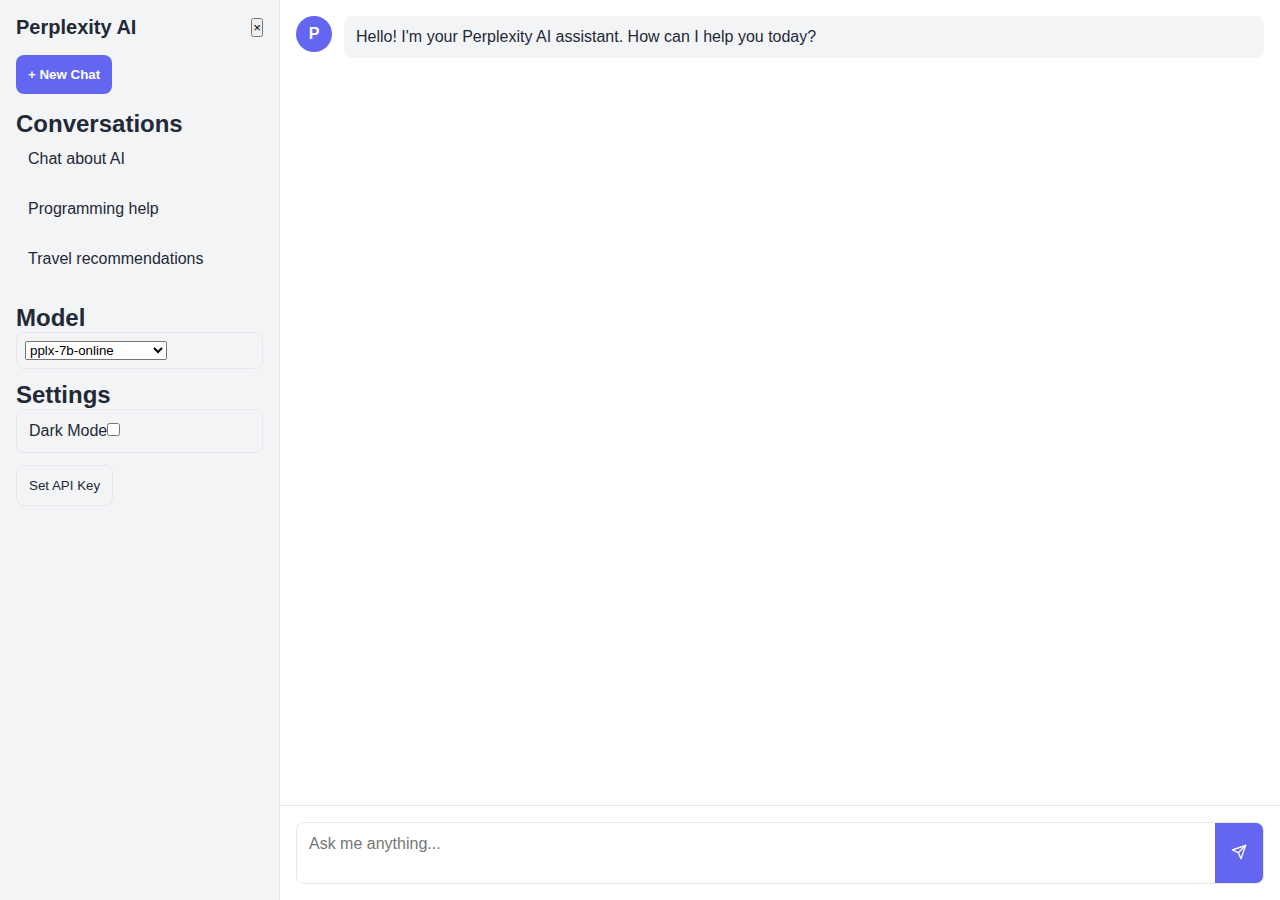
<file: Rudhgpt/index.html>
<!DOCTYPE html>
<html lang="en">
<head>
    <meta charset="UTF-8">
    <meta name="viewport" content="width=device-width, initial-scale=1.0">
    <title>Perplexity Chat - AI Assistant</title>
    <meta name="description" content="Perplexity Chat - An AI assistant powered by Perplexity AI">
    <link rel="icon" href="favicon.ico" type="image/x-icon">
    <style>
        :root {
            --primary-color: #6366f1;
            --text-color: #1f2937;
            --bg-color: #ffffff;
            --secondary-bg: #f3f4f6;
            --border-color: #e5e7eb;
            --hover-color: #4f46e5;
            --shadow-color: rgba(0, 0, 0, 0.1);
        }

        .dark {
            --primary-color: #818cf8;
            --text-color: #f9fafb;
            --bg-color: #111827;
            --secondary-bg: #1f2937;
            --border-color: #374151;
            --hover-color: #6366f1;
            --shadow-color: rgba(0, 0, 0, 0.3);
        }

        * {
            margin: 0;
            padding: 0;
            box-sizing: border-box;
        }

        body {
            font-family: -apple-system, BlinkMacSystemFont, 'Segoe UI', Roboto, Oxygen, Ubuntu, Cantarell, 'Open Sans', 'Helvetica Neue', sans-serif;
            background-color: var(--bg-color);
            color: var(--text-color);
            transition: background-color 0.3s, color 0.3s;
        }

        .container {
            display: flex;
            height: 100vh;
        }

        .sidebar {
            width: 280px;
            background-color: var(--secondary-bg);
            border-right: 1px solid var(--border-color);
            padding: 1rem;
            display: flex;
            flex-direction: column;
            transition: transform 0.3s ease;
        }

        .sidebar-header {
            display: flex;
            justify-content: space-between;
            align-items: center;
            margin-bottom: 1rem;
        }

        .sidebar-header h1 {
            font-size: 1.25rem;
            margin: 0;
        }

        .sidebar-content {
            flex: 1;
            overflow-y: auto;
        }

        .sidebar-hidden {
            transform: translateX(-100%);
        }

        .main-content {
            flex: 1;
            display: flex;
            flex-direction: column;
            height: 100vh;
        }

        .chat-window {
            flex: 1;
            padding: 1rem;
            overflow-y: auto;
        }

        .input-container {
            padding: 1rem;
            border-top: 1px solid var(--border-color);
            background-color: var(--bg-color);
        }

        .input-box {
            display: flex;
            border: 1px solid var(--border-color);
            border-radius: 0.5rem;
            overflow: hidden;
            background-color: var(--bg-color);
        }

        .input-box textarea {
            flex: 1;
            border: none;
            padding: 0.75rem;
            resize: none;
            background-color: var(--bg-color);
            color: var(--text-color);
            font-family: inherit;
            font-size: 1rem;
            outline: none;
            max-height: 200px;
        }

        .send-button {
            background-color: var(--primary-color);
            color: white;
            border: none;
            padding: 0.5rem 1rem;
            cursor: pointer;
            transition: background-color 0.2s;
        }

        .send-button:hover {
            background-color: var(--hover-color);
        }

        .message {
            margin-bottom: 1rem;
            display: flex;
            align-items: flex-start;
        }

        .message-avatar {
            width: 36px;
            height: 36px;
            border-radius: 50%;
            margin-right: 0.75rem;
            background-color: var(--primary-color);
            display: flex;
            align-items: center;
            justify-content: center;
            color: white;
            font-weight: bold;
        }

        .user-avatar {
            background-color: #10b981;
        }

        .message-content {
            flex: 1;
            padding: 0.75rem;
            border-radius: 0.5rem;
            background-color: var(--secondary-bg);
        }

        .user-message .message-content {
            background-color: var(--primary-color);
            color: white;
        }

        .new-chat-button {
            background-color: var(--primary-color);
            color: white;
            border: none;
            padding: 0.75rem;
            border-radius: 0.5rem;
            cursor: pointer;
            margin-bottom: 1rem;
            font-weight: bold;
            transition: background-color 0.2s;
        }

        .new-chat-button:hover {
            background-color: var(--hover-color);
        }

        .conversation-list {
            flex: 1;
            overflow-y: auto;
            margin-bottom: 1rem;
        }

        .conversation-item {
            padding: 0.75rem;
            border-radius: 0.5rem;
            margin-bottom: 0.5rem;
            cursor: pointer;
            transition: background-color 0.2s;
        }

        .conversation-item:hover {
            background-color: var(--border-color);
        }

        .theme-toggle, .api-key-button {
            padding: 0.75rem;
            border-radius: 0.5rem;
            cursor: pointer;
            display: flex;
            align-items: center;
            background-color: var(--secondary-bg);
            border: 1px solid var(--border-color);
            color: var(--text-color);
            transition: background-color 0.2s;
            margin-bottom: 0.75rem;
            position: relative;
        }

        .theme-toggle:hover, .api-key-button:hover {
            background-color: var(--border-color);
        }
        
        .api-key-testing {
            pointer-events: none;
            position: relative;
            overflow: hidden;
        }
        
        .api-key-testing::after {
            content: '';
            position: absolute;
            top: 0;
            left: -100%;
            width: 100%;
            height: 100%;
            background: linear-gradient(90deg, transparent, rgba(255, 255, 255, 0.2), transparent);
            animation: api-key-loading 1.5s infinite;
        }
        
        @keyframes api-key-loading {
            0% { left: -100%; }
            100% { left: 100%; }
        }
        
        .api-key-success {
            background-color: #48bb78 !important; /* Green color for success */
            transition: background-color 0.3s ease;
        }
        
        .api-key-success:hover {
            background-color: #38a169 !important;
        }
        
        .model-selector {
            margin-bottom: 0.75rem;
            padding: 0.5rem;
            border-radius: 0.5rem;
            background-color: var(--secondary-bg);
            border: 1px solid var(--border-color);
        }
        
        .model-selector label {
            display: block;
            margin-bottom: 0.5rem;
            font-weight: bold;
        }
        
        .model-select {
            width: 100%;
            padding: 0.5rem;
            border-radius: 0.25rem;
            border: 1px solid var(--border-color);
            background-color: var(--bg-color);
            color: var(--text-color);
            font-family: inherit;
        }

        .theme-toggle svg, .api-key-button svg {
            margin-right: 0.5rem;
        }

        .loader {
            display: flex;
            align-items: center;
            margin-bottom: 1rem;
        }

        .loader-dots {
            display: flex;
            margin-left: 0.75rem;
        }

        .loader-dot {
            width: 8px;
            height: 8px;
            border-radius: 50%;
            background-color: var(--primary-color);
            margin-right: 4px;
            animation: bounce 1.4s infinite ease-in-out both;
        }

        .loader-dot:nth-child(1) {
            animation-delay: -0.32s;
        }

        .loader-dot:nth-child(2) {
            animation-delay: -0.16s;
        }

        @keyframes bounce {
            0%, 80%, 100% {
                transform: scale(0);
            }
            40% {
                transform: scale(1);
            }
        }

        .mobile-toggle {
            display: none;
            background: none;
            border: none;
            color: var(--text-color);
            font-size: 1.5rem;
            cursor: pointer;
            padding: 0.5rem;
        }

        @media (max-width: 768px) {
            .sidebar {
                position: absolute;
                height: 100%;
                z-index: 10;
            }

            .mobile-toggle {
                display: block;
                position: absolute;
                top: 1rem;
                left: 1rem;
                z-index: 5;
            }

            .main-content {
                padding-top: 3.5rem;
            }
        }

        .code-block {
            background-color: rgba(0, 0, 0, 0.1);
            padding: 0.75rem;
            border-radius: 0.25rem;
            font-family: monospace;
            white-space: pre-wrap;
            margin: 0.5rem 0;
        }

        .dark .code-block {
            background-color: rgba(255, 255, 255, 0.1);
        }
    </style>
</head>
<body>
    <div class="container">
        <div class="sidebar">
            <div class="sidebar-header">
                <h1>Perplexity AI</h1>
                <button class="sidebar-toggle-mobile">&times;</button>
            </div>
            <div class="sidebar-content">
                <button class="new-chat-button">+ New Chat</button>
                
                <div class="sidebar-section">
                    <h2>Conversations</h2>
                    <div class="conversation-list">
                        <!-- Conversation items will be added here dynamically -->
                    </div>
                </div>
                
                <div class="sidebar-section">
                    <h2>Model</h2>
                    <div class="model-selector">
                        <select id="model-select">
                            <option value="pplx-7b-online">pplx-7b-online</option>
                            <option value="pplx-7b-chat">pplx-7b-chat</option>
                            <option value="pplx-70b-online">pplx-70b-online</option>
                            <option value="pplx-70b-chat">pplx-70b-chat</option>
                            <option value="llama-2-70b-chat">llama-2-70b-chat</option>
                            <option value="mistral-7b-instruct">mistral-7b-instruct</option>
                            <option value="mixtral-8x7b-instruct">mixtral-8x7b-instruct</option>
                        </select>
                    </div>
                </div>
                
                <div class="sidebar-section">
                    <h2>Settings</h2>
                    <div class="theme-toggle">
                        <span>Dark Mode</span>
                        <label class="switch">
                            <input type="checkbox" id="theme-toggle-checkbox">
                            <span class="slider round"></span>
                        </label>
                    </div>
                    <button class="api-key-button">Set API Key</button>
                </div>
            </div>
        </div>
        <div class="main-content">
            <button class="mobile-toggle">☰</button>
            <div class="chat-window" id="chat-window">
                <div class="message">
                    <div class="message-avatar">P</div>
                    <div class="message-content">
                        Hello! I'm your Perplexity AI assistant. How can I help you today?
                    </div>
                </div>
            </div>
            <div class="input-container">
                <div class="input-box">
                    <textarea id="message-input" placeholder="Ask me anything..."></textarea>
                    <button class="send-button" id="send-button">
                        <svg xmlns="http://www.w3.org/2000/svg" width="16" height="16" viewBox="0 0 24 24" fill="none" stroke="currentColor" stroke-width="2" stroke-linecap="round" stroke-linejoin="round">
                            <line x1="22" y1="2" x2="11" y2="13"></line>
                            <polygon points="22 2 15 22 11 13 2 9 22 2"></polygon>
                        </svg>
                    </button>
                </div>
            </div>
        </div>
    </div>

    <script>
        // DOM Elements
        const themeToggle = document.querySelector('.theme-toggle');
        const sunIcon = document.querySelector('.sun-icon');
        const moonIcon = document.querySelector('.moon-icon');
        const sidebar = document.querySelector('.sidebar');
        const mobileToggle = document.querySelector('.mobile-toggle');
        const chatWindow = document.getElementById('chat-window');
        const messageInput = document.getElementById('message-input');
        const sendButton = document.getElementById('send-button');
        const apiKeyButton = document.querySelector('.api-key-button');
        const newChatButton = document.querySelector('.new-chat-button');

        // State
        let isDarkMode = false;
        let apiKey = localStorage.getItem('perplexity_api_key') || '';
        let messages = [];
        let isLoading = false;
        let selectedModel = localStorage.getItem('perplexity_model') || 'pplx-7b-online';
        let conversations = JSON.parse(localStorage.getItem('perplexity_conversations') || '[]');

        // Load conversations from localStorage
        function loadConversations() {
            const conversationList = document.querySelector('.conversation-list');
            conversationList.innerHTML = ''; // Clear existing items
            
            if (conversations.length === 0) {
                // Add a placeholder if no conversations
                const placeholder = document.createElement('div');
                placeholder.className = 'conversation-item';
                placeholder.textContent = 'No conversations yet';
                placeholder.style.color = '#888';
                conversationList.appendChild(placeholder);
                return;
            }
            
            // Sort conversations by last updated (newest first)
            const sortedConversations = [...conversations].sort((a, b) => b.lastUpdated - a.lastUpdated);
            
            // Get current conversation ID
            const currentId = localStorage.getItem('current_conversation_id');
            
            // Add conversation items
            sortedConversations.forEach(conv => {
                const item = document.createElement('div');
                item.className = 'conversation-item';
                if (currentId === conv.id) {
                    item.classList.add('active');
                }
                item.textContent = conv.title;
                item.dataset.id = conv.id;
                
                // Add click event to load conversation
                item.addEventListener('click', () => loadConversation(conv.id));
                
                conversationList.appendChild(item);
            });
        }
        
        // Load a specific conversation
        function loadConversation(conversationId) {
            const conversation = conversations.find(c => c.id === conversationId);
            if (conversation) {
                // Clear chat window
                chatWindow.innerHTML = '';
                
                // Reset messages array
                messages = [];
                
                // Set current conversation ID
                localStorage.setItem('current_conversation_id', conversationId);
                
                // Load messages
                if (conversation.messages.length > 0) {
                    conversation.messages.forEach(msg => {
                        addMessageToChat(msg.role, msg.content, false);
                        messages.push(msg);
                    });
                } else {
                    // Add welcome message if no messages
                    addMessageToChat('assistant', 'Hello! I\'m your Perplexity AI assistant. How can I help you today?', false);
                }
                
                // Update active state in sidebar
                document.querySelectorAll('.conversation-item').forEach(item => {
                    item.classList.remove('active');
                    if (item.dataset.id === conversationId) {
                        item.classList.add('active');
                    }
                });
                
                // Close sidebar on mobile
                if (window.innerWidth <= 768) {
                    sidebar.classList.add('sidebar-hidden');
                }
            }
        }
        
        // Initialize
        function init() {
            // Load theme preference
            const savedTheme = localStorage.getItem('theme');
            if (savedTheme === 'dark') {
                enableDarkMode();
            }

            // Set selected model in dropdown
            const modelSelect = document.getElementById('model-select');
            modelSelect.value = selectedModel;

            // Load conversation history
            loadConversations();

            // Auto-resize textarea
            messageInput.addEventListener('input', autoResizeTextarea);

            // Event listeners
            themeToggle.addEventListener('click', toggleTheme);
            mobileToggle.addEventListener('click', toggleSidebar);
            sendButton.addEventListener('click', sendMessage);
            apiKeyButton.addEventListener('click', promptApiKey);
            newChatButton.addEventListener('click', startNewChat);
            modelSelect.addEventListener('change', updateSelectedModel);
            
            // Handle Enter key
            messageInput.addEventListener('keydown', (e) => {
                if (e.key === 'Enter' && !e.shiftKey) {
                    e.preventDefault();
                    sendMessage();
                }
            });

            // Check for API key
            if (!apiKey) {
                setTimeout(promptApiKey, 1000);
            }
            
            // Check if we're loading an existing conversation
            const currentId = localStorage.getItem('current_conversation_id');
            if (currentId) {
                const conversation = conversations.find(c => c.id === currentId);
                if (conversation) {
                    // Load the conversation
                    loadConversation(currentId);
                }
            }
        }

        // Update selected model
        function updateSelectedModel() {
            const modelSelect = document.getElementById('model-select');
            selectedModel = modelSelect.value;
            localStorage.setItem('perplexity_model', selectedModel);
        }

        // Load conversations from localStorage
        function loadConversations() {
            const conversationList = document.querySelector('.conversation-list');
            conversationList.innerHTML = ''; // Clear existing items
            
            if (conversations.length === 0) {
                // Add default items if no saved conversations
                const defaultItems = [
                    { id: 'default-1', title: 'Chat about AI' },
                    { id: 'default-2', title: 'Programming help' },
                    { id: 'default-3', title: 'Travel recommendations' }
                ];
                
                defaultItems.forEach(item => {
                    const itemDiv = document.createElement('div');
                    itemDiv.className = 'conversation-item';
                    itemDiv.textContent = item.title;
                    itemDiv.dataset.id = item.id;
                    conversationList.appendChild(itemDiv);
                });
            } else {
                // Add saved conversations
                conversations.forEach(conversation => {
                    const itemDiv = document.createElement('div');
                    itemDiv.className = 'conversation-item';
                    itemDiv.textContent = conversation.title || 'Untitled Chat';
                    itemDiv.dataset.id = conversation.id;
                    itemDiv.addEventListener('click', () => loadConversation(conversation.id));
                    conversationList.appendChild(itemDiv);
                });
            }
            
            // Add click event to conversation items
            document.querySelectorAll('.conversation-item').forEach(item => {
                item.addEventListener('click', function() {
                    const id = this.dataset.id;
                    if (id && id.startsWith('default-')) {
                        // Handle default items
                        startNewChat();
                    }
                });
            });
        }

        // Theme functions
        function toggleTheme() {
            if (isDarkMode) {
                disableDarkMode();
            } else {
                enableDarkMode();
            }
        }

        function enableDarkMode() {
            document.body.classList.add('dark');
            sunIcon.style.display = 'none';
            moonIcon.style.display = 'block';
            isDarkMode = true;
            localStorage.setItem('theme', 'dark');
        }

        function disableDarkMode() {
            document.body.classList.remove('dark');
            sunIcon.style.display = 'block';
            moonIcon.style.display = 'none';
            isDarkMode = false;
            localStorage.setItem('theme', 'light');
        }

        // Sidebar toggle for mobile
        function toggleSidebar() {
            sidebar.classList.toggle('sidebar-hidden');
        }

        // Auto-resize textarea
        function autoResizeTextarea() {
            messageInput.style.height = 'auto';
            messageInput.style.height = (messageInput.scrollHeight) + 'px';
        }

        // API Key management
        function promptApiKey() {
            const newApiKey = prompt('Please enter your Perplexity API key:', apiKey);
            if (newApiKey !== null) {
                apiKey = newApiKey.trim();
                localStorage.setItem('perplexity_api_key', apiKey);
                if (apiKey) {
                    // Validate API key format
                    if (apiKey.startsWith('pplx-') && apiKey.length > 20) {
                        alert('API key saved successfully!');
                        // Test the API key with a simple request
                        testApiKey();
                    } else {
                        alert('Warning: The API key format looks incorrect. It should start with "pplx-" and be longer than 20 characters.');
                        return;
                    }
                } else {
                    alert('API key cleared. Some features may not work without an API key.');
                }
            }
        }
        
        // Test API key with a simple request
        function testApiKey() {
            // Add animation to API key button
            const apiKeyButton = document.querySelector('.api-key-button');
            apiKeyButton.classList.add('api-key-testing');
            
            // Create a testing message in the chat
            const testingMessage = document.createElement('div');
            testingMessage.className = 'message';
            testingMessage.innerHTML = '<div class="message-avatar">P</div><div class="message-content">Testing your API key...</div>';
            chatWindow.appendChild(testingMessage);
            
            // Get the API key
            const apiKey = localStorage.getItem('perplexity_api_key');
            
            // Scroll to bottom
            chatWindow.scrollTop = chatWindow.scrollHeight;
            
            // Test the API key with a real API call
            if (apiKey && apiKey.startsWith('pplx-') && apiKey.length > 20) {
                // Make a simple API call to test the key
                fetch('https://api.perplexity.ai/chat/completions', {
                    method: 'POST',
                    headers: {
                        'Content-Type': 'application/json',
                        'Authorization': `Bearer ${apiKey}`
                    },
                    body: JSON.stringify({
                        model: selectedModel || 'pplx-7b-online',
                        messages: [{ role: 'user', content: 'Hello, this is a test message. Please respond with a short confirmation.' }]
                    })
                })
                .then(response => {
                    if (!response.ok) {
                        throw new Error(`API error: ${response.status}`);
                    }
                    return response.json();
                })
                .then(data => {
                    // API key is valid
                    testingMessage.innerHTML = '<div class="message-avatar">P</div><div class="message-content">API key validated successfully! You can now send messages using the Perplexity API.</div>';
                    chatWindow.scrollTop = chatWindow.scrollHeight;
                })
                .catch(error => {
                    // API key is invalid or there was an error
                    console.error('API key test error:', error);
                    testingMessage.innerHTML = `<div class="message-avatar">P</div><div class="message-content">Error testing API key: ${error.message}. Please check your API key and try again.</div>`;
                    chatWindow.scrollTop = chatWindow.scrollHeight;
                })
                .finally(() => {
                    // Remove animation from API key button
                    apiKeyButton.classList.remove('api-key-testing');
                });
            } else {
                // Simulate API key testing for invalid keys
                setTimeout(() => {
                    testingMessage.innerHTML = '<div class="message-avatar">P</div><div class="message-content">Your API key format appears to be invalid. Please make sure it starts with "pplx-" and is the correct length. The application will use simulated responses.</div>';
                    chatWindow.scrollTop = chatWindow.scrollHeight;
                    apiKeyButton.classList.remove('api-key-testing');
                }, 1000);
            }
        }
        
        // Load a specific conversation
        function loadConversation(id) {
            const conversation = conversations.find(c => c.id === id);
            if (conversation) {
                // Clear chat window
                chatWindow.innerHTML = '';
                
                // Load messages
                messages = conversation.messages || [];
                
                // Display messages
                messages.forEach(msg => {
                    addMessageToChat(msg.role, msg.content, false);
                });
                
                // If no messages, add welcome message
                if (messages.length === 0) {
                    addMessageToChat('assistant', 'Hello! I\'m your Perplexity AI assistant. How can I help you today?', false);
                }
                
                // Close sidebar on mobile
                if (window.innerWidth <= 768) {
                    sidebar.classList.add('sidebar-hidden');
                }
            }
        }

        // Message handling
        function sendMessage() {
            const message = messageInput.value.trim();
            if (message && !isLoading) {
                // Add user message to chat
                addMessageToChat('user', message);
                messageInput.value = '';
                messageInput.style.height = 'auto';
                
                // Show loading indicator
                isLoading = true;
                showLoader();
                
                // Get API key
                const apiKey = localStorage.getItem('perplexity_api_key');
                
                // Get selected model
                const model = selectedModel || 'pplx-7b-online';
                
                // Add animation to API key button when using API
                if (apiKey && apiKey.startsWith('pplx-') && apiKey.length > 20) {
                    const apiKeyButton = document.querySelector('.api-key-button');
                    apiKeyButton.classList.add('api-key-testing');
                    
                    // Remove animation after 5 seconds (failsafe)
                    setTimeout(() => {
                        apiKeyButton.classList.remove('api-key-testing');
                    }, 5000);
                }
                
                // Use simulateApiResponse which will either call the real API or simulate a response
                setTimeout(() => {
                    if (!apiKey) {
                        removeLoader();
                        addMessageToChat('assistant', 'Please set your Perplexity API key to use this feature.');
                        isLoading = false;
                        return;
                    }
                    
                    // Use the API or simulate response based on API key validity
                    simulateApiResponse(message);
                }, 500);
            }
        }

        function addMessageToChat(role, content, saveToHistory = true) {
            // Create message elements
            const messageDiv = document.createElement('div');
            messageDiv.className = `message ${role === 'user' ? 'user-message' : ''}`;
            
            const avatar = document.createElement('div');
            avatar.className = `message-avatar ${role === 'user' ? 'user-avatar' : ''}`;
            avatar.textContent = role === 'user' ? 'U' : 'P';
            
            const messageContent = document.createElement('div');
            messageContent.className = 'message-content';
            
            // Format message content with basic markdown
            messageContent.innerHTML = formatMessage(content);
            
            // Assemble and add to chat
            messageDiv.appendChild(avatar);
            messageDiv.appendChild(messageContent);
            chatWindow.appendChild(messageDiv);
            
            // Scroll to bottom
            chatWindow.scrollTop = chatWindow.scrollHeight;
            
            // Store message
            if (saveToHistory) {
                messages.push({ role, content });
                saveCurrentConversation();
            }
        }
        
        // Save current conversation to localStorage
        function saveCurrentConversation() {
            // Generate a unique ID for new conversations
            if (messages.length > 0) {
                let currentConversation;
                let currentId = localStorage.getItem('current_conversation_id');
                
                if (!currentId) {
                    // Create a new conversation
                    currentId = 'conv-' + Date.now();
                    localStorage.setItem('current_conversation_id', currentId);
                    
                    // Generate title from first user message
                    const firstUserMsg = messages.find(m => m.role === 'user');
                    let title = 'New Chat';
                    if (firstUserMsg) {
                        title = firstUserMsg.content.substring(0, 30);
                        if (firstUserMsg.content.length > 30) title += '...';
                    }
                    
                    currentConversation = {
                        id: currentId,
                        title: title,
                        messages: messages,
                        lastUpdated: Date.now()
                    };
                    
                    conversations.push(currentConversation);
                } else {
                    // Update existing conversation
                    currentConversation = conversations.find(c => c.id === currentId);
                    if (currentConversation) {
                        currentConversation.messages = messages;
                        currentConversation.lastUpdated = Date.now();
                    } else {
                        // Conversation not found, create new
                        const firstUserMsg = messages.find(m => m.role === 'user');
                        let title = 'New Chat';
                        if (firstUserMsg) {
                            title = firstUserMsg.content.substring(0, 30);
                            if (firstUserMsg.content.length > 30) title += '...';
                        }
                        
                        currentConversation = {
                            id: currentId,
                            title: title,
                            messages: messages,
                            lastUpdated: Date.now()
                        };
                        
                        conversations.push(currentConversation);
                    }
                }
                
                // Save to localStorage (limit to 20 conversations)
                if (conversations.length > 20) {
                    conversations.sort((a, b) => b.lastUpdated - a.lastUpdated);
                    conversations = conversations.slice(0, 20);
                }
                
                localStorage.setItem('perplexity_conversations', JSON.stringify(conversations));
                
                // Update conversation list in sidebar
                loadConversations();
            }
        }

        function formatMessage(text) {
            // Handle code blocks
            text = text.replace(/```([\s\S]*?)```/g, '<div class="code-block">$1</div>');
            
            // Handle inline code
            text = text.replace(/`([^`]+)`/g, '<code>$1</code>');
            
            // Handle bold
            text = text.replace(/\*\*([^*]+)\*\*/g, '<strong>$1</strong>');
            
            // Handle italic
            text = text.replace(/\*([^*]+)\*/g, '<em>$1</em>');
            
            // Handle line breaks
            text = text.replace(/\n/g, '<br>');
            
            return text;
        }

        function showLoader() {
            const loaderDiv = document.createElement('div');
            loaderDiv.className = 'loader';
            loaderDiv.id = 'loader';
            
            const avatar = document.createElement('div');
            avatar.className = 'message-avatar';
            avatar.textContent = 'P';
            
            const dots = document.createElement('div');
            dots.className = 'loader-dots';
            
            for (let i = 0; i < 3; i++) {
                const dot = document.createElement('div');
                dot.className = 'loader-dot';
                dots.appendChild(dot);
            }
            
            loaderDiv.appendChild(avatar);
            loaderDiv.appendChild(dots);
            chatWindow.appendChild(loaderDiv);
            chatWindow.scrollTop = chatWindow.scrollHeight;
        }

        function removeLoader() {
            const loader = document.getElementById('loader');
            if (loader) {
                loader.remove();
            }
        }

        function simulateApiResponse(userMessage) {
            // Get selected model
            const model = selectedModel || 'pplx-7b-online';
            
            // Check if we should use the actual API
            const apiKey = localStorage.getItem('perplexity_api_key');
            const useRealApi = apiKey && apiKey.startsWith('pplx-') && apiKey.length > 20;
            
            if (useRealApi) {
                // Use the actual Perplexity API
                callPerplexityApi(userMessage, apiKey, model);
            } else {
                // Fallback to simulation
                simulateResponse(userMessage, model);
            }
        }
        
        function callPerplexityApi(userMessage, apiKey, model) {
            // Prepare the messages for the API call
            // Filter out any messages that don't have valid roles (must be 'user' or 'assistant')
            const validMessages = messages.filter(msg => msg.role === 'user' || msg.role === 'assistant');
            
            // Ensure we have at least the current user message
            if (validMessages.length === 0 || validMessages[validMessages.length - 1].role !== 'user') {
                validMessages.push({
                    role: 'user',
                    content: userMessage
                });
            }
            
            // Add a system message to provide context
            const apiMessages = [
                {
                    role: 'system',
                    content: 'You are a helpful assistant.'
                },
                ...validMessages.map(msg => ({
                    role: msg.role,
                    content: msg.content
                }))
            ];
            
            console.log('Sending to Perplexity API:', {
                model: model,
                messages: apiMessages
            });
            
            // Make the API call to Perplexity
            fetch('https://api.perplexity.ai/chat/completions', {
                method: 'POST',
                headers: {
                    'Content-Type': 'application/json',
                    'Authorization': `Bearer ${apiKey}`,
                    'Accept': 'application/json'
                },
                mode: 'cors',
                body: JSON.stringify({
                    model: model,
                    messages: apiMessages,
                    max_tokens: 1000,
                    temperature: 0.7
                })
            })
            .then(response => {
                // Log the response status for debugging
                console.log('Perplexity API response status:', response.status);
                
                // Handle different error status codes
                if (!response.ok) {
                    if (response.status === 400) {
                        return response.json().then(errorData => {
                            console.error('API 400 error details:', errorData);
                            throw new Error(`API error: Bad request (400). Please check your API key and message format.`);
                        }).catch(e => {
                            if (e.message.includes('API error')) throw e;
                            throw new Error(`API error: Bad request (400). The request format may be incorrect.`);
                        });
                    } else if (response.status === 401) {
                        throw new Error(`API error: Unauthorized (401). Your API key may be invalid or expired.`);
                    } else if (response.status === 403) {
                        throw new Error(`API error: Forbidden (403). You don't have permission to use this model or your account may have usage restrictions.`);
                    } else if (response.status === 429) {
                        throw new Error(`API error: Too many requests (429). You've exceeded your rate limit or quota.`);
                    } else {
                        throw new Error(`API error: ${response.status}. Please try again later.`);
                    }
                }
                return response.json();
            })
            .then(data => {
                // Process the API response
                if (data && data.choices && data.choices[0] && data.choices[0].message) {
                    const assistantMessage = data.choices[0].message.content;
                    removeLoader();
                    addMessageToChat('assistant', assistantMessage);
                    
                    // Update API key button to show successful integration
                    const apiKeyButton = document.querySelector('.api-key-button');
                    apiKeyButton.classList.remove('api-key-testing');
                    apiKeyButton.classList.add('api-key-success');
                    setTimeout(() => {
                        apiKeyButton.classList.remove('api-key-success');
                    }, 2000);
                } else {
                    throw new Error('Invalid API response format');
                }
            })
            .catch(error => {
                console.error('Perplexity API error:', error);
                removeLoader();
                
                // Provide a more user-friendly error message
                let errorMessage = `Sorry, there was an error with the Perplexity API: ${error.message}`;
                
                // Add troubleshooting tips based on the error
                if (error.message.includes('400')) {
                    errorMessage += "\n\nTroubleshooting tips:\n1. Make sure your API key is correct\n2. Check that you're using a supported model\n3. The message format might be invalid";
                } else if (error.message.includes('401')) {
                    errorMessage += "\n\nPlease check that your API key is valid and hasn't expired.";
                } else if (error.message.includes('403')) {
                    errorMessage += "\n\nYour account may not have access to this model or you've reached your usage limit.";
                } else if (error.message.includes('429')) {
                    errorMessage += "\n\nYou've exceeded your rate limit. Please wait a moment before trying again.";
                } else if (error.message.includes('Failed to fetch') || error.message.includes('NetworkError')) {
                    errorMessage = "Network error: Unable to connect to the Perplexity API. Please check your internet connection.";
                }
                
                addMessageToChat('assistant', errorMessage);
                
                // Remove animation from API key button
                const apiKeyButton = document.querySelector('.api-key-button');
                apiKeyButton.classList.remove('api-key-testing');
            })
            .finally(() => {
                isLoading = false;
            });
        }
        
        function simulateResponse(userMessage, model) {
            // Create a more dynamic response based on the user's message
            let response;
            
            // Extract the main topic from the user message
            const userMessageLower = userMessage.toLowerCase();
            
            if (userMessageLower.includes('hello') || userMessageLower.includes('hi')) {
                response = `Hello! How can I assist you today? I'm using the ${model} model.`;
            } else if (userMessageLower.includes('help')) {
                response = `I'm here to help! You can ask me questions about various topics using the ${model} model, and I'll do my best to provide useful information.`;
            } else if (userMessageLower.includes('api key')) {
                response = "Your API key is securely stored in your browser's local storage. You can update it anytime by clicking the 'Set API Key' button in the sidebar.";
            } else if (userMessageLower.includes('code') || userMessageLower.includes('programming')) {
                response = "Here's a simple JavaScript function example:\n```\nfunction greet(name) {\n  return `Hello, ${name}!`;\n}\n\nconsole.log(greet('World'));\n```\nThis function takes a name parameter and returns a greeting message.";
            } else if (userMessageLower.includes('model')) {
                response = `I'm currently using the ${model} model. You can change the model in the sidebar.`;
            } else if (userMessageLower.includes('name')) {
                response = `My name is Perplexity AI Assistant. I'm powered by the ${model} model. How can I help you today?`;
            } else if (userMessageLower.includes('weather')) {
                response = `I don't have real-time weather data, but I can tell you that weather information would typically be retrieved from a weather API. If you had a valid API key, I could provide actual weather forecasts.`;
            } else if (userMessageLower.includes('time') || userMessageLower.includes('date')) {
                const now = new Date();
                response = `The current time is ${now.toLocaleTimeString()} and the date is ${now.toLocaleDateString()}. Note that this is based on your computer's clock.`;
            } else {
                // Generate a more specific response based on the user's query
                response = `I understand you're asking about "${userMessage}". With a valid Perplexity API key, I could provide a detailed response to this query using the ${model} model. For now, this is a simulated response.`;
            }
            
            // Remove loader and add response after a realistic delay
            setTimeout(() => {
                removeLoader();
                addMessageToChat('assistant', response);
                isLoading = false;
            }, 1000 + Math.random() * 1000); // Random delay between 1-2 seconds for realism
        }

        function startNewChat() {
            // Clear chat window
            chatWindow.innerHTML = '';
            
            // Add welcome message
            addMessageToChat('assistant', 'Hello! I\'m your Perplexity AI assistant. How can I help you today?', false);
            
            // Reset messages array
            messages = [];
            
            // Clear current conversation ID
            localStorage.removeItem('current_conversation_id');
            
            // Close sidebar on mobile
            if (window.innerWidth <= 768) {
                sidebar.classList.add('sidebar-hidden');
            }
        }

        // Initialize the app
        init();
    </script>
</body>
</html>
</file>
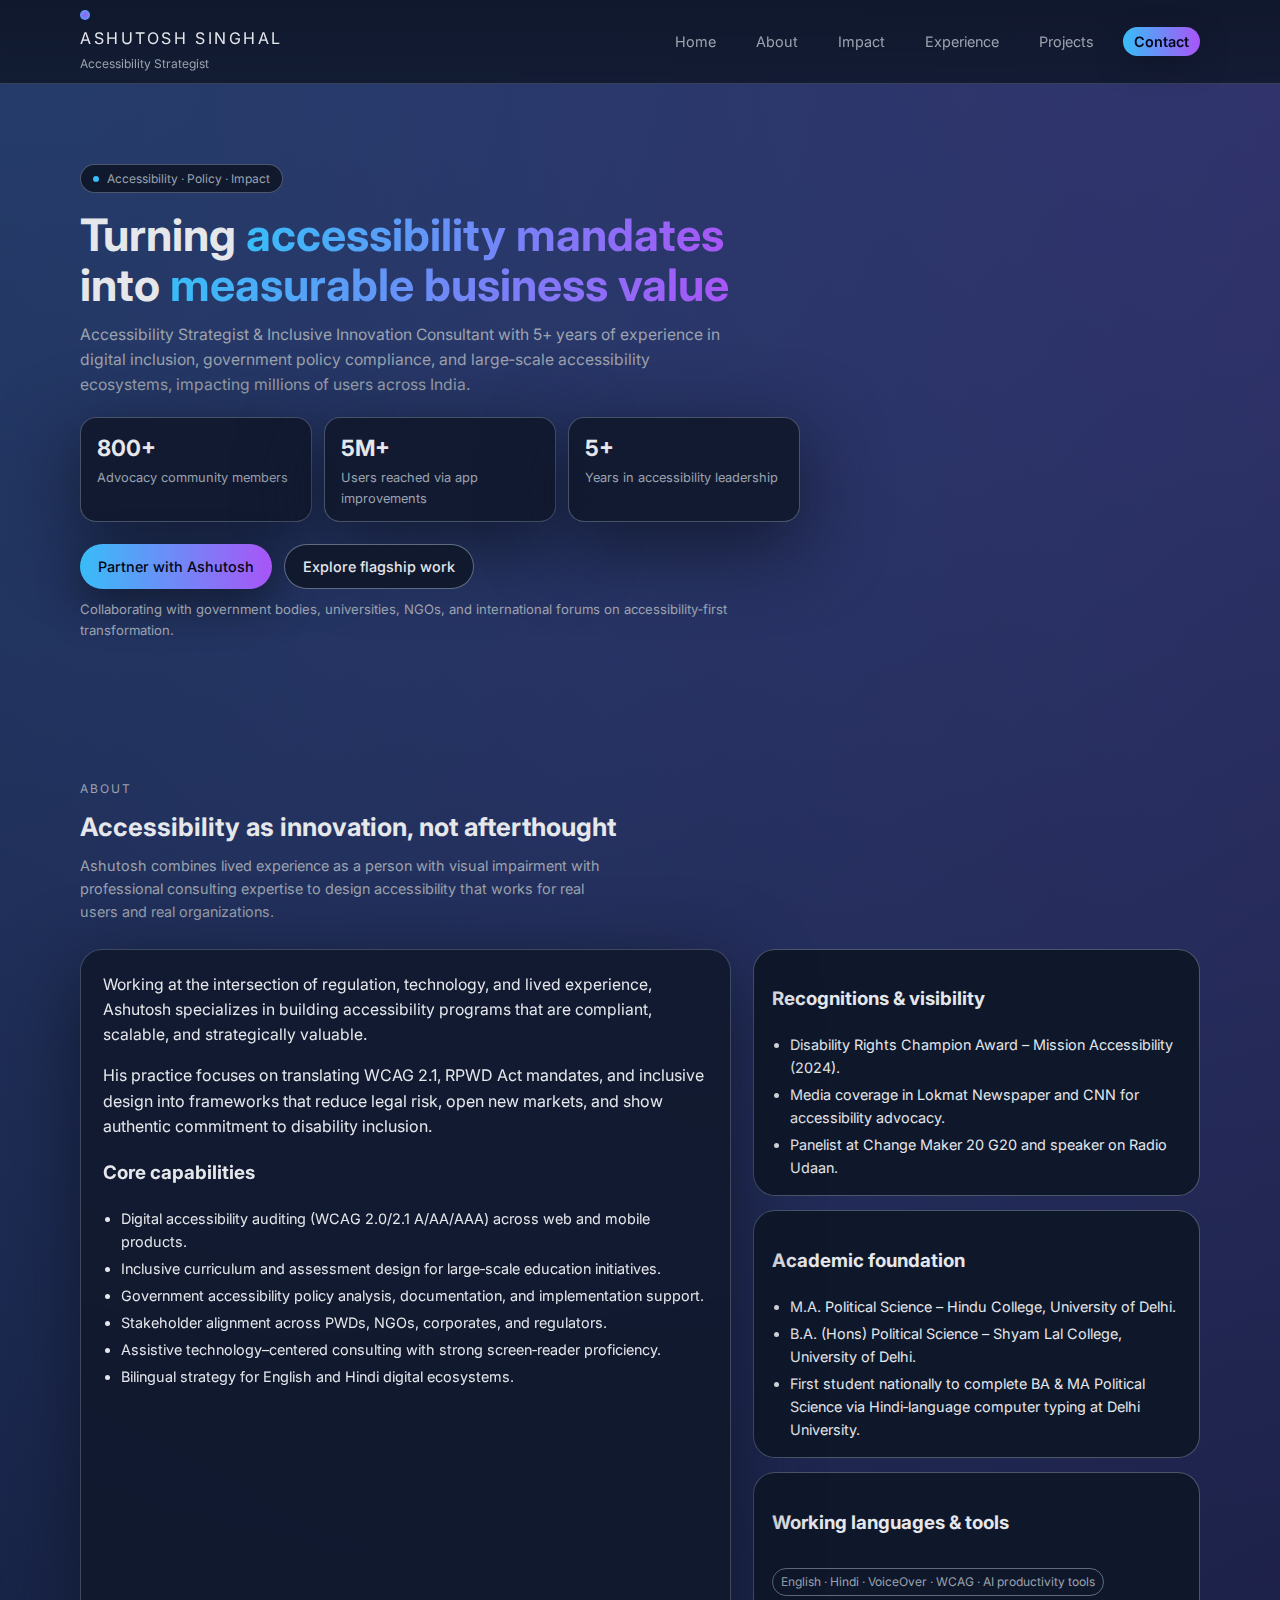
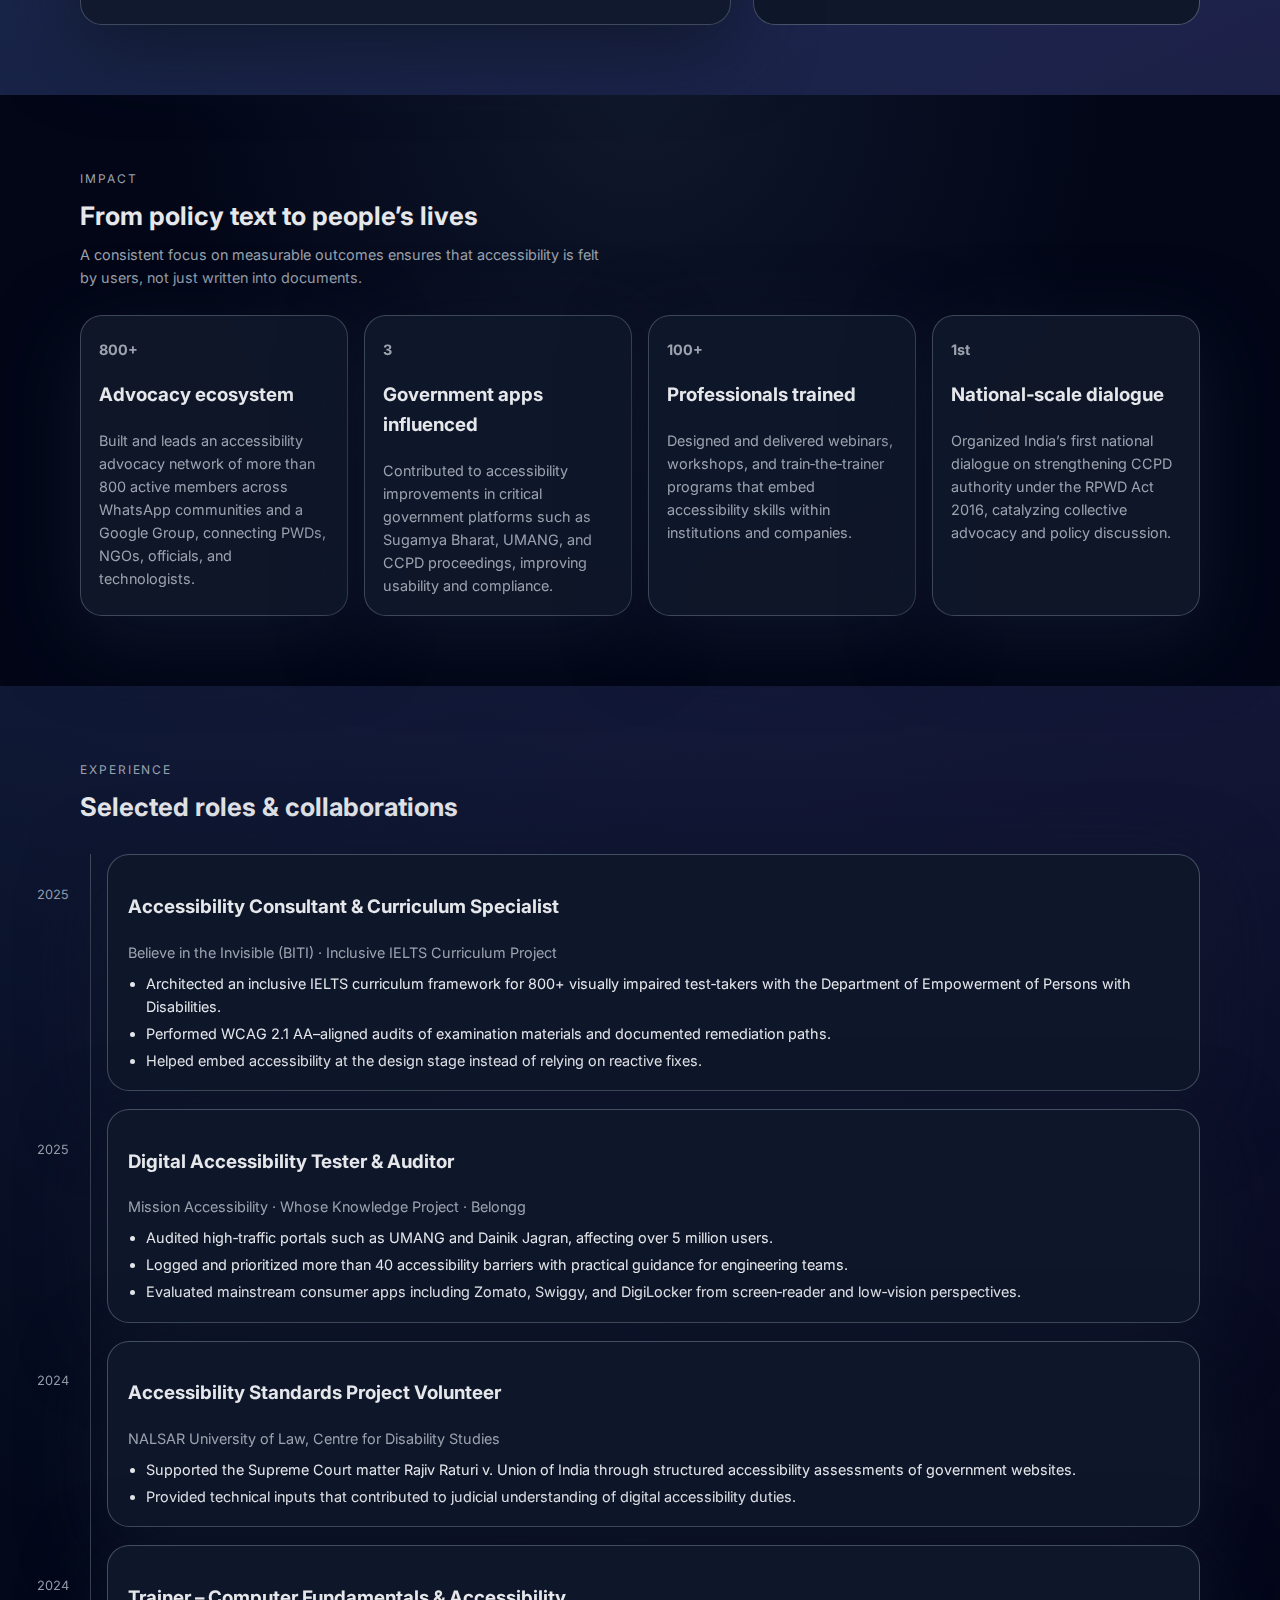
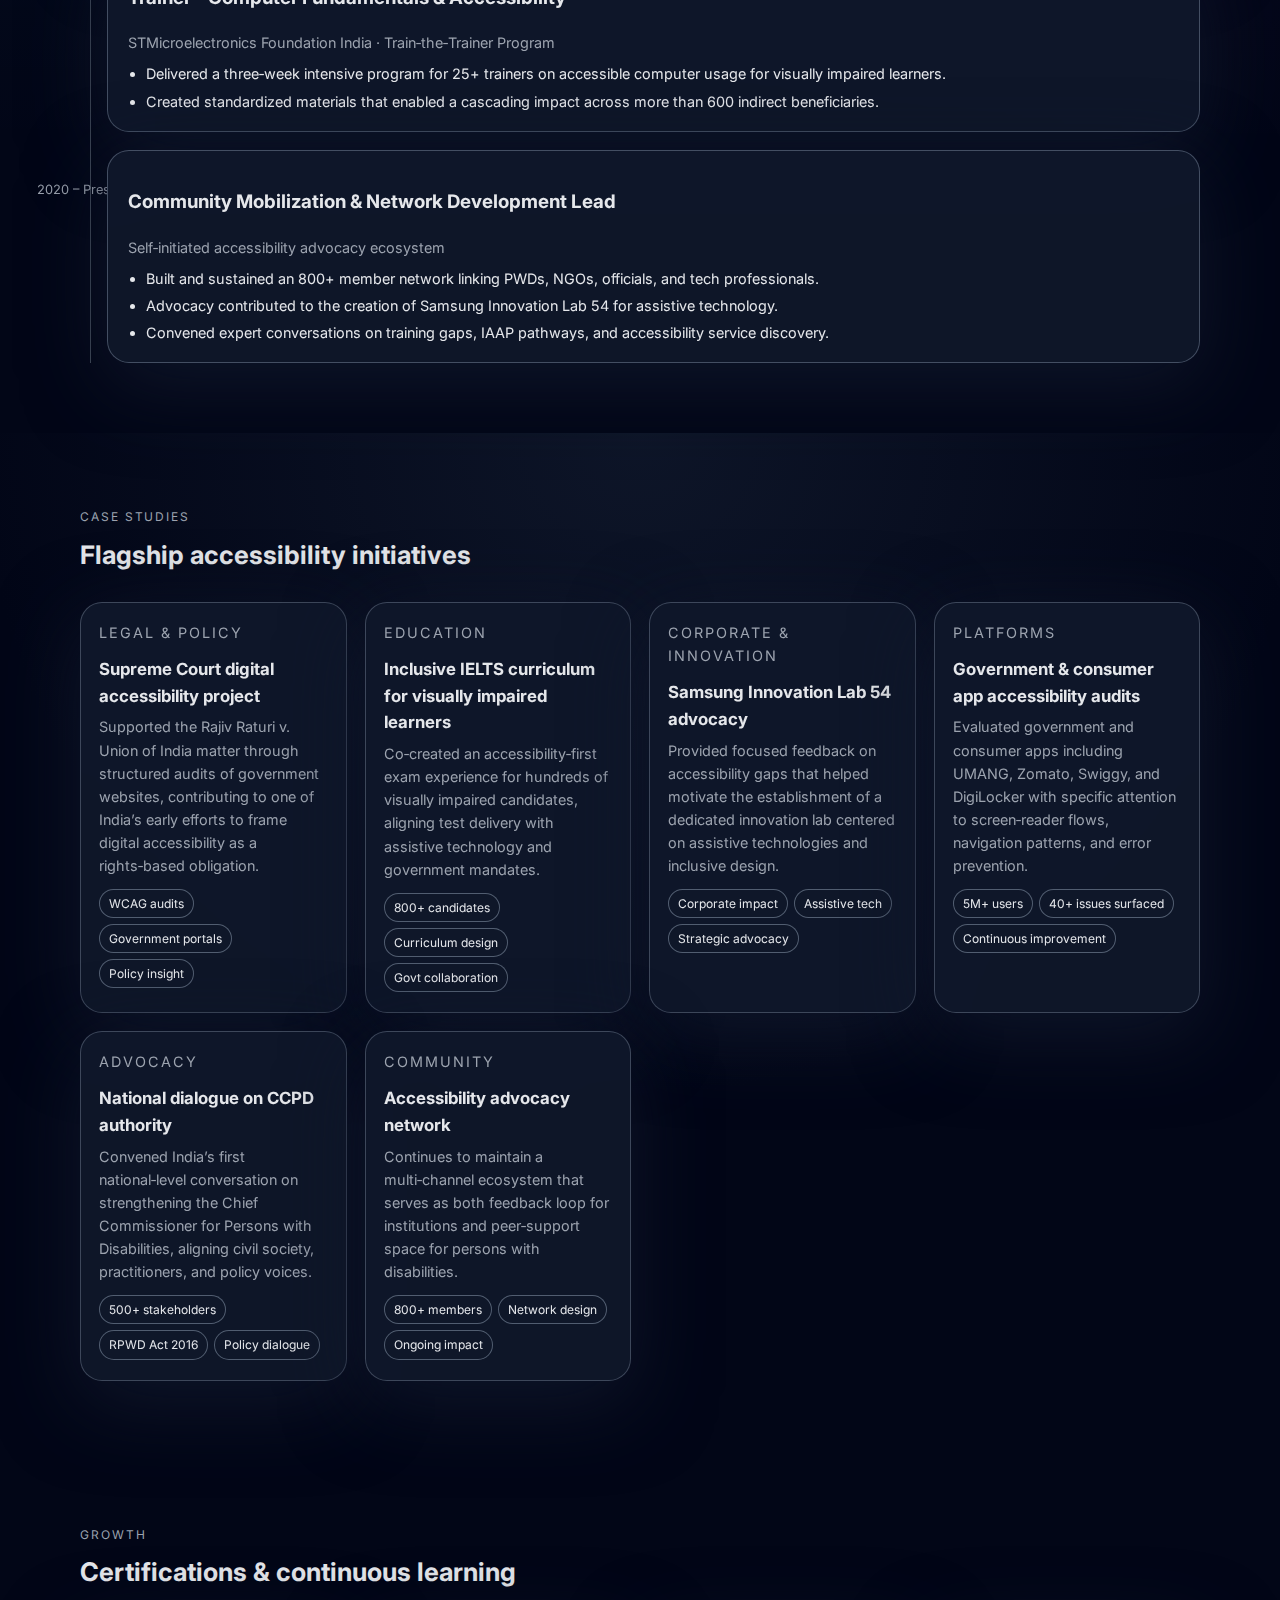
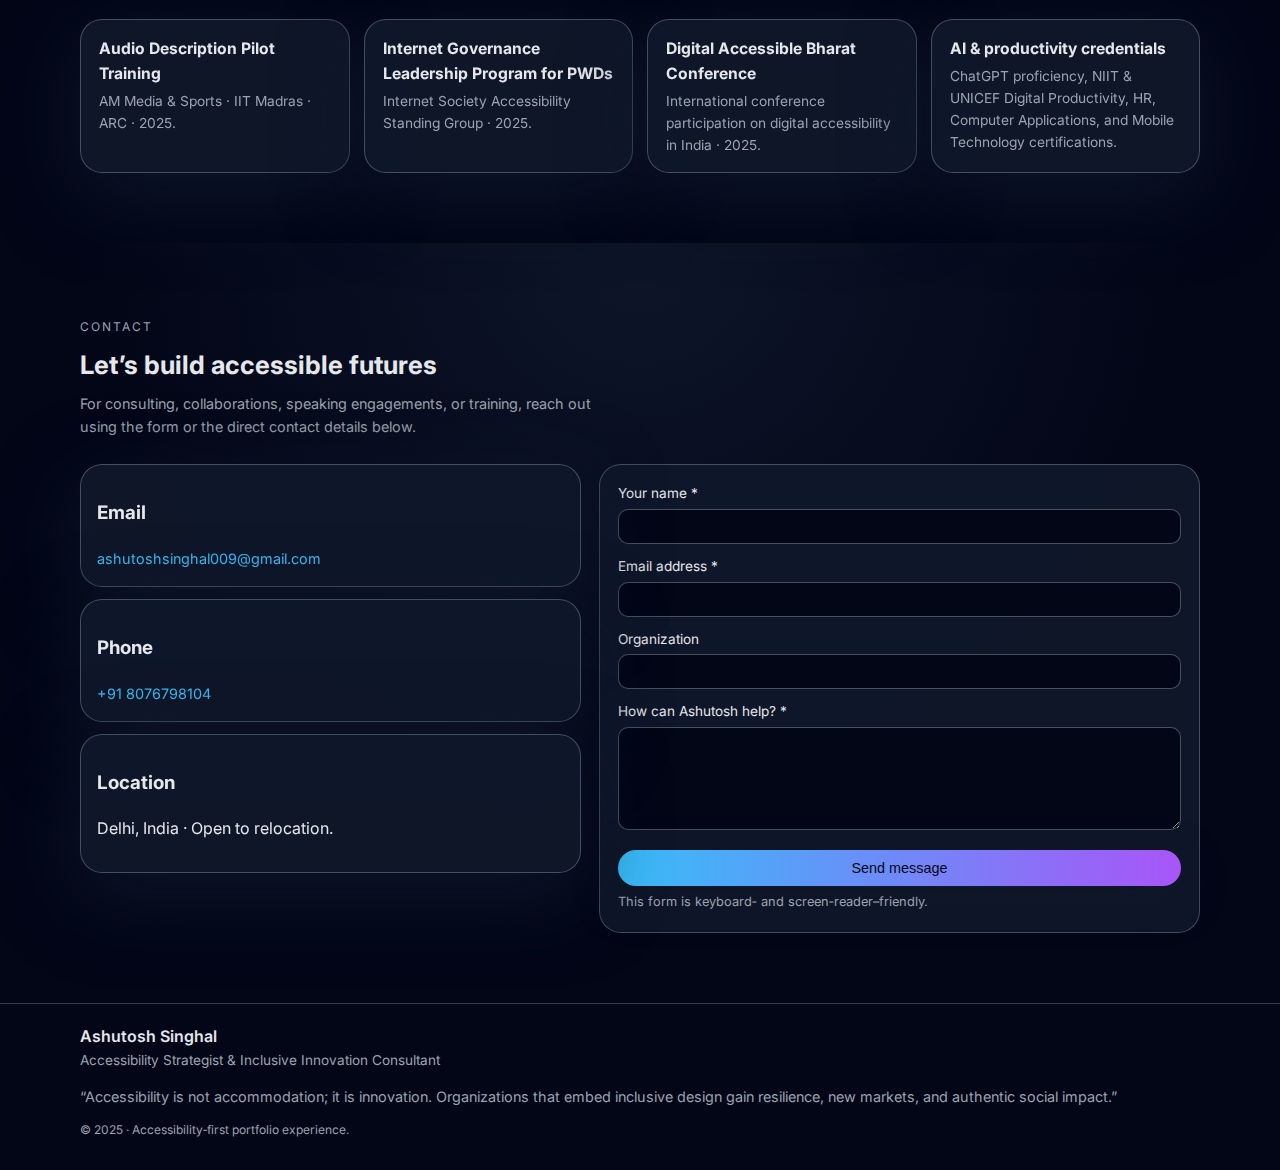
<file: Portfolio/Ashutosh/Index.html>
<!DOCTYPE html>
<html lang="en">
<head>
  <!-- Meta -->
  <meta charset="UTF-8" />
  <meta name="viewport" content="width=device-width, initial-scale=1.0" />
  <title>Ashutosh Singhal | Accessibility Strategist & Inclusive Innovation Consultant</title>
  <meta name="description" content="Portfolio of Ashutosh Singhal, Accessibility Strategist & Inclusive Innovation Consultant driving digital inclusion, policy advocacy, and large-scale accessibility impact across India." />

  <!-- Fonts & Base Styles -->
  <link rel="preconnect" href="https://fonts.googleapis.com" />
  <link rel="preconnect" href="https://fonts.gstatic.com" crossorigin />
  <link href="https://fonts.googleapis.com/css2?family=Inter:wght@300;400;500;600;700;800&display=swap" rel="stylesheet" />

  <style>
    :root {
      --bg: #020617;
      --bg-alt: #020617;
      --card: rgba(15,23,42,0.86);
      --border: rgba(148,163,184,0.35);
      --text: #e5e7eb;
      --muted: #9ca3af;
      --accent: #38bdf8;
      --accent-alt: #a855f7;
      --danger: #f97373;
      --radius-lg: 22px;
      --radius-md: 12px;
      --shadow-soft: 0 22px 80px rgba(15,23,42,0.92);
      --blur: 18px;
    }

    * ,*::before,*::after { box-sizing: border-box; }

    html,body {
      margin:0;
      padding:0;
      scroll-behavior:smooth;
    }

    body {
      font-family:"Inter",system-ui,-apple-system,BlinkMacSystemFont,sans-serif;
      background:
        radial-gradient(circle at 0% 0%, rgba(56,189,248,0.24), transparent 55%),
        radial-gradient(circle at 100% 0%, rgba(168,85,247,0.28), transparent 55%),
        #020617;
      color:var(--text);
      line-height:1.6;
    }

    a { color:var(--accent); text-decoration:none; }
    a:hover { text-decoration:underline; }

    .container {
      width:min(1120px,100% - 32px);
      margin-inline:auto;
    }

    .skip-link {
      position:absolute;
      left:-999px;
      top:0;
      background:#020617;
      color:#f9fafb;
      padding:10px 16px;
      border-radius:999px;
      z-index:1000;
    }
    .skip-link:focus { left:16px; top:16px; }

    /* NAVBAR */
    .navbar {
      position:sticky;
      top:0;
      z-index:50;
      backdrop-filter:blur(18px);
      background:linear-gradient(to bottom, rgba(15,23,42,0.96), rgba(15,23,42,0.85));
      border-bottom:1px solid rgba(148,163,184,0.3);
    }
    .nav-inner {
      display:flex;
      align-items:center;
      justify-content:space-between;
      padding-block:10px;
    }
    .nav-brand {
      display:flex;
      flex-direction:column;
      gap:2px;
    }
    .brand-dot {
      width:10px;height:10px;border-radius:999px;
      background:radial-gradient(circle,var(--accent-alt),var(--accent));
      margin-bottom:4px;
    }
    .logo {
      margin:0;
      font-size:1rem;
      letter-spacing:.16em;
      text-transform:uppercase;
    }
    .logo-sub {
      margin:0;
      font-size:.75rem;
      color:var(--muted);
    }
    .nav-menu {
      list-style:none;
      display:flex;
      gap:18px;
      margin:0;
      padding:0;
      align-items:center;
    }
    .nav-menu a {
      font-size:.9rem;
      color:var(--muted);
      padding:6px 11px;
      border-radius:999px;
      transition:background .18s ease,color .18s ease;
      text-decoration:none;
    }
    .nav-menu a:hover,
    .nav-menu a:focus-visible {
      background:rgba(15,23,42,0.9);
      color:#f9fafb;
      outline:none;
    }
    .cta-nav {
      background:linear-gradient(to right,var(--accent),var(--accent-alt));
      color:#020617 !important;
      font-weight:600;
      box-shadow:0 10px 26px rgba(15,23,42,0.8);
    }
    .mobile-toggle {
      display:none;
      flex-direction:column;
      gap:4px;
      padding:8px;
      border-radius:999px;
      border:1px solid rgba(148,163,184,0.7);
      background:transparent;
      cursor:pointer;
    }
    .mobile-toggle span {
      width:18px;height:2px;border-radius:999px;
      background:#e5e7eb;
    }

    /* HERO */
    .hero {
      padding:80px 0 64px;
    }
    .hero-inner { position:relative; }
    .hero-intro { max-width:720px; }
    .pill {
      display:inline-flex;
      align-items:center;
      gap:8px;
      padding:4px 12px;
      border-radius:999px;
      border:1px solid rgba(148,163,184,0.45);
      background:rgba(15,23,42,0.95);
      font-size:.75rem;
      color:var(--muted);
    }
    .pill-dot {
      width:6px;height:6px;border-radius:999px;
      background:var(--accent);
    }
    .hero-title {
      margin:18px 0 12px;
      font-size:clamp(2.2rem,4vw,2.8rem);
      line-height:1.1;
    }
    .gradient-text {
      background:linear-gradient(to right,var(--accent),var(--accent-alt));
      -webkit-background-clip:text;
      color:transparent;
    }
    .hero-sub {
      margin:0 0 20px;
      color:var(--muted);
      max-width:640px;
      font-size:.98rem;
    }
    .hero-stats {
      display:flex;
      flex-wrap:wrap;
      gap:12px;
      margin-bottom:22px;
    }
    .stat {
      flex:1 1 130px;
      min-width:130px;
      padding:12px 16px;
      border-radius:16px;
      background:rgba(15,23,42,0.88);
      border:1px solid rgba(148,163,184,0.42);
      box-shadow:var(--shadow-soft);
    }
    .stat-num { margin:0;font-size:1.4rem;font-weight:700; }
    .stat-label { margin:2px 0 0;font-size:.8rem;color:var(--muted); }
    .hero-actions {
      display:flex;
      flex-wrap:wrap;
      gap:12px;
      margin-bottom:10px;
    }
    .btn {
      border-radius:999px;
      padding:10px 18px;
      font-size:.9rem;
      font-weight:500;
      border:none;
      cursor:pointer;
      display:inline-flex;
      align-items:center;
      justify-content:center;
      text-decoration:none;
    }
    .btn-primary {
      background:linear-gradient(to right,var(--accent),var(--accent-alt));
      color:#020617;
      box-shadow:0 14px 40px rgba(15,23,42,0.85);
    }
    .btn-primary:hover { filter:brightness(1.05); }
    .btn-ghost {
      border:1px solid rgba(148,163,184,0.6);
      background:rgba(15,23,42,0.9);
      color:var(--text);
    }
    .hero-cred {
      margin:4px 0 0;
      font-size:.82rem;
      color:var(--muted);
    }

    /* SECTIONS */
    .section {
      padding:70px 0;
    }
    .section-alt {
      background:radial-gradient(circle at top, rgba(15,23,42,0.92), #020617 55%);
    }
    .section-header {
      margin-bottom:26px;
    }
    .section-tag {
      text-transform:uppercase;
      letter-spacing:.16em;
      font-size:.75rem;
      color:var(--muted);
    }
    .section-header h2 {
      margin:6px 0 6px;
      font-size:1.6rem;
    }
    .section-header p {
      margin:0;
      color:var(--muted);
      max-width:520px;
      font-size:.9rem;
    }

    /* CARDS & COMMON */
    .glass {
      background:var(--card);
      border-radius:var(--radius-lg);
      border:1px solid var(--border);
      box-shadow:var(--shadow-soft);
      backdrop-filter:blur(var(--blur));
    }
    .lead { font-size:.98rem;margin-top:0; }
    .list {
      padding-left:18px;
      margin:8px 0 0;
      font-size:.9rem;
    }
    .list li + li { margin-top:4px; }

    /* ABOUT */
    .about-grid {
      display:grid;
      grid-template-columns:minmax(0,1.6fr) minmax(0,1.1fr);
      gap:22px;
    }
    .about-main {
      padding:22px 22px;
    }
    .about-side {
      display:flex;
      flex-direction:column;
      gap:14px;
    }
    .mini-card {
      padding:16px 18px;
      background:rgba(15,23,42,0.96);
      border-radius:var(--radius-lg);
      border:1px solid rgba(148,163,184,0.45);
    }
    .pill-inline {
      display:inline-flex;
      padding:3px 8px;
      font-size:.75rem;
      border-radius:999px;
      border:1px solid rgba(148,163,184,0.6);
      color:var(--muted);
    }

    /* IMPACT */
    .impact-grid {
      display:grid;
      grid-template-columns:repeat(auto-fit,minmax(210px,1fr));
      gap:16px;
    }
    .impact-card {
      padding:18px 18px;
      background:rgba(15,23,42,0.96);
    }
    .impact-num {
      margin:0 0 4px;
      font-size:1.6rem;
      font-weight:700;
    }
    .impact-card p { font-size:.9rem;margin:4px 0 0;color:var(--muted); }

    /* TIMELINE */
    .timeline {
      border-left:1px solid rgba(75,85,99,0.92);
      margin-left:10px;
      padding-left:16px;
      display:flex;
      flex-direction:column;
      gap:18px;
    }
    .tl-item { position:relative; }
    .tl-year {
      position:absolute;
      left:-70px;
      top:18px;
      font-size:.8rem;
      color:var(--muted);
    }
    .tl-card {
      padding:18px 20px;
      background:rgba(15,23,42,0.96);
      border-radius:var(--radius-lg);
      border:1px solid rgba(148,163,184,0.4);
    }
    .tl-org {
      margin:4px 0 8px;
      font-size:.9rem;
      color:var(--muted);
    }

    /* PROJECTS */
    .projects-grid {
      display:grid;
      grid-template-columns:repeat(auto-fit,minmax(240px,1fr));
      gap:18px;
    }
    .project-card {
      padding:18px 18px 20px;
      background:rgba(15,23,42,0.96);
      position:relative;
      overflow:hidden;
    }
    .project-card::before {
      content:"";
      position:absolute;
      inset:0;
      background:radial-gradient(circle at top right, rgba(56,189,248,0.18), transparent 55%);
      opacity:0;
      transition:opacity .2s ease;
      pointer-events:none;
    }
    .project-card:hover::before { opacity:1; }
    .project-tag {
      font-size:.75rem;
      text-transform:uppercase;
      letter-spacing:.14em;
      color:var(--accent);
      margin-bottom:6px;
    }
    .project-card h3 {
      margin:2px 0 6px;
      font-size:1.05rem;
    }
    .project-card p {
      margin:0 0 12px;
      font-size:.9rem;
      color:var(--muted);
    }
    .chips {
      display:flex;
      flex-wrap:wrap;
      gap:6px;
    }
    .chip {
      font-size:.75rem;
      padding:4px 9px;
      border-radius:999px;
      border:1px solid rgba(148,163,184,0.5);
      background:rgba(15,23,42,0.98);
    }

    /* CERTIFICATIONS */
    .cert-grid {
      display:grid;
      grid-template-columns:repeat(auto-fit,minmax(220px,1fr));
      gap:14px;
    }
    .cert-card {
      padding:16px 18px;
      background:rgba(15,23,42,0.96);
      border-radius:var(--radius-lg);
      border:1px solid rgba(148,163,184,0.4);
    }
    .cert-card h3 {
      margin:0 0 4px;
      font-size:.98rem;
    }
    .cert-card p {
      margin:0;
      font-size:.86rem;
      color:var(--muted);
    }

    /* CONTACT */
    .contact-layout {
      display:grid;
      grid-template-columns:minmax(0,1fr) minmax(0,1.2fr);
      gap:18px;
      align-items:flex-start;
    }
    .contact-info {
      display:flex;
      flex-direction:column;
      gap:12px;
    }
    .info-card {
      padding:14px 16px;
      background:rgba(15,23,42,0.96);
      border-radius:var(--radius-lg);
      border:1px solid rgba(148,163,184,0.4);
    }
    .info-card a { font-size:.9rem; }
    .contact-form {
      padding:18px 18px 20px;
      background:rgba(15,23,42,0.96);
      border-radius:var(--radius-lg);
      border:1px solid rgba(148,163,184,0.4);
    }
    .form-group { margin-bottom:12px; }
    .form-group label {
      display:block;
      font-size:.85rem;
      margin-bottom:4px;
    }
    input,textarea {
      width:100%;
      padding:8px 10px;
      border-radius:10px;
      border:1px solid rgba(75,85,99,0.95);
      background:#020617;
      color:var(--text);
      font-family:inherit;
      font-size:.9rem;
    }
    input:focus-visible,textarea:focus-visible {
      outline:2px solid var(--accent);
      outline-offset:2px;
      border-color:transparent;
    }
    .form-note {
      margin:6px 0 0;
      font-size:.8rem;
      color:var(--muted);
    }

    /* FOOTER */
    .footer {
      border-top:1px solid rgba(55,65,81,0.95);
      background:#020617;
      padding:20px 0 30px;
    }
    .footer-inner { display:flex;flex-direction:column;gap:8px; }
    .footer-name { margin:0;font-weight:600; }
    .footer-role { margin:0;font-size:.85rem;color:var(--muted); }
    .footer-quote { margin:6px 0 0;font-size:.9rem;color:var(--muted); }
    .footer-meta { margin:4px 0 0;font-size:.75rem;color:var(--muted); }

    /* RESPONSIVE */
    @media (max-width: 768px) {
      .nav-inner { padding-block:8px; }
      .mobile-toggle { display:flex; }
      .nav-menu {
        position:absolute;
        inset-inline:0;
        top:52px;
        background:rgba(15,23,42,0.98);
        flex-direction:column;
        padding:10px 16px 12px;
        max-height:0;
        overflow:hidden;
        transition:max-height .18s ease;
      }
      .nav-menu.open { max-height:260px; }
      .hero { padding-top:60px; }
      .section { padding:54px 0; }
      .about-grid,.contact-layout {
        grid-template-columns:minmax(0,1fr);
      }
      .timeline { margin-left:0;padding-left:12px; }
      .tl-year { left:-60px; }
    }
  </style>
</head>
<body>
  <a href="#main" class="skip-link">Skip to main content</a>

  <!-- NAVBAR -->
  <nav class="navbar" role="navigation" aria-label="Main navigation">
    <div class="container nav-inner">
      <div class="nav-brand">
        <span class="brand-dot" aria-hidden="true"></span>
        <p class="logo">ASHUTOSH SINGHAL</p>
        <p class="logo-sub">Accessibility Strategist</p>
      </div>

      <button class="mobile-toggle" aria-label="Toggle navigation" aria-expanded="false">
        <span></span><span></span><span></span>
      </button>

      <ul class="nav-menu" role="menubar">
        <li role="none"><a role="menuitem" href="#home">Home</a></li>
        <li role="none"><a role="menuitem" href="#about">About</a></li>
        <li role="none"><a role="menuitem" href="#impact">Impact</a></li>
        <li role="none"><a role="menuitem" href="#experience">Experience</a></li>
        <li role="none"><a role="menuitem" href="#projects">Projects</a></li>
        <li role="none"><a role="menuitem" href="#contact" class="cta-nav">Contact</a></li>
      </ul>
    </div>
  </nav>

  <main id="main">
    <!-- HERO -->
    <section id="home" class="hero">
      <div class="container hero-inner">
        <div class="hero-intro">
          <span class="pill">
            <span class="pill-dot"></span>
            Accessibility · Policy · Impact
          </span>
          <h1 class="hero-title">
            Turning <span class="gradient-text">accessibility mandates</span> into
            <span class="gradient-text">measurable business value</span>
          </h1>
          <p class="hero-sub">
            Accessibility Strategist & Inclusive Innovation Consultant with 5+ years of experience in digital inclusion,
            government policy compliance, and large‑scale accessibility ecosystems, impacting millions of users across India.
          </p>

          <div class="hero-stats" aria-label="Key impact stats">
            <div class="stat">
              <p class="stat-num">800+</p>
              <p class="stat-label">Advocacy community members</p>
            </div>
            <div class="stat">
              <p class="stat-num">5M+</p>
              <p class="stat-label">Users reached via app improvements</p>
            </div>
            <div class="stat">
              <p class="stat-num">5+</p>
              <p class="stat-label">Years in accessibility leadership</p>
            </div>
          </div>

          <div class="hero-actions">
            <a href="#contact" class="btn btn-primary">Partner with Ashutosh</a>
            <a href="#projects" class="btn btn-ghost">Explore flagship work</a>
          </div>

          <p class="hero-cred">
            Collaborating with government bodies, universities, NGOs, and international forums on accessibility‑first transformation.
          </p>
        </div>
      </div>
    </section>

    <!-- ABOUT -->
    <section id="about" class="section">
      <div class="container">
        <header class="section-header">
          <span class="section-tag">About</span>
          <h2>Accessibility as innovation, not afterthought</h2>
          <p>
            Ashutosh combines lived experience as a person with visual impairment with professional consulting expertise to
            design accessibility that works for real users and real organizations.
          </p>
        </header>

        <div class="about-grid">
          <article class="about-main glass">
            <p class="lead">
              Working at the intersection of regulation, technology, and lived experience, Ashutosh specializes in building accessibility programs that are compliant, scalable, and strategically valuable.
            </p>
            <p>
              His practice focuses on translating WCAG 2.1, RPWD Act mandates, and inclusive design into frameworks that reduce legal risk, open new markets, and show authentic commitment to disability inclusion.
            </p>
            <h3>Core capabilities</h3>
            <ul class="list">
              <li>Digital accessibility auditing (WCAG 2.0/2.1 A/AA/AAA) across web and mobile products.</li>
              <li>Inclusive curriculum and assessment design for large‑scale education initiatives.</li>
              <li>Government accessibility policy analysis, documentation, and implementation support.</li>
              <li>Stakeholder alignment across PWDs, NGOs, corporates, and regulators.</li>
              <li>Assistive technology–centered consulting with strong screen‑reader proficiency.</li>
              <li>Bilingual strategy for English and Hindi digital ecosystems.</li>
            </ul>
          </article>

          <div class="about-side">
            <article class="mini-card">
              <h3>Recognitions & visibility</h3>
              <ul class="list">
                <li>Disability Rights Champion Award – Mission Accessibility (2024).</li>
                <li>Media coverage in Lokmat Newspaper and CNN for accessibility advocacy.</li>
                <li>Panelist at Change Maker 20 G20 and speaker on Radio Udaan.</li>
              </ul>
            </article>

            <article class="mini-card">
              <h3>Academic foundation</h3>
              <ul class="list">
                <li>M.A. Political Science – Hindu College, University of Delhi.</li>
                <li>B.A. (Hons) Political Science – Shyam Lal College, University of Delhi.</li>
                <li>First student nationally to complete BA & MA Political Science via Hindi‑language computer typing at Delhi University.</li>
              </ul>
            </article>

            <article class="mini-card">
              <h3>Working languages & tools</h3>
              <p class="pill-inline">English · Hindi · VoiceOver · WCAG · AI productivity tools</p>
            </article>
          </div>
        </div>
      </div>
    </section>

    <!-- IMPACT -->
    <section id="impact" class="section section-alt">
      <div class="container">
        <header class="section-header">
          <span class="section-tag">Impact</span>
          <h2>From policy text to people’s lives</h2>
          <p>
            A consistent focus on measurable outcomes ensures that accessibility is felt by users, not just written into documents.
          </p>
        </header>

        <div class="impact-grid">
          <article class="impact-card glass">
            <p class="impact-num">800+</p>
            <h3>Advocacy ecosystem</h3>
            <p>
              Built and leads an accessibility advocacy network of more than 800 active members across WhatsApp communities and a Google Group, connecting PWDs, NGOs, officials, and technologists.
            </p>
          </article>

          <article class="impact-card glass">
            <p class="impact-num">3</p>
            <h3>Government apps influenced</h3>
            <p>
              Contributed to accessibility improvements in critical government platforms such as Sugamya Bharat, UMANG, and CCPD proceedings, improving usability and compliance.
            </p>
          </article>

          <article class="impact-card glass">
            <p class="impact-num">100+</p>
            <h3>Professionals trained</h3>
            <p>
              Designed and delivered webinars, workshops, and train‑the‑trainer programs that embed accessibility skills within institutions and companies.
            </p>
          </article>

          <article class="impact-card glass">
            <p class="impact-num">1st</p>
            <h3>National‑scale dialogue</h3>
            <p>
              Organized India’s first national dialogue on strengthening CCPD authority under the RPWD Act 2016, catalyzing collective advocacy and policy discussion.
            </p>
          </article>
        </div>
      </div>
    </section>

    <!-- EXPERIENCE -->
    <section id="experience" class="section">
      <div class="container">
        <header class="section-header">
          <span class="section-tag">Experience</span>
          <h2>Selected roles & collaborations</h2>
        </header>

        <div class="timeline">
          <article class="tl-item">
            <p class="tl-year">2025</p>
            <div class="tl-card glass">
              <h3>Accessibility Consultant & Curriculum Specialist</h3>
              <p class="tl-org">Believe in the Invisible (BITI) · Inclusive IELTS Curriculum Project</p>
              <ul class="list">
                <li>Architected an inclusive IELTS curriculum framework for 800+ visually impaired test‑takers with the Department of Empowerment of Persons with Disabilities.</li>
                <li>Performed WCAG 2.1 AA–aligned audits of examination materials and documented remediation paths.</li>
                <li>Helped embed accessibility at the design stage instead of relying on reactive fixes.</li>
              </ul>
            </div>
          </article>

          <article class="tl-item">
            <p class="tl-year">2025</p>
            <div class="tl-card glass">
              <h3>Digital Accessibility Tester & Auditor</h3>
              <p class="tl-org">Mission Accessibility · Whose Knowledge Project · Belongg</p>
              <ul class="list">
                <li>Audited high‑traffic portals such as UMANG and Dainik Jagran, affecting over 5 million users.</li>
                <li>Logged and prioritized more than 40 accessibility barriers with practical guidance for engineering teams.</li>
                <li>Evaluated mainstream consumer apps including Zomato, Swiggy, and DigiLocker from screen‑reader and low‑vision perspectives.</li>
              </ul>
            </div>
          </article>

          <article class="tl-item">
            <p class="tl-year">2024</p>
            <div class="tl-card glass">
              <h3>Accessibility Standards Project Volunteer</h3>
              <p class="tl-org">NALSAR University of Law, Centre for Disability Studies</p>
              <ul class="list">
                <li>Supported the Supreme Court matter Rajiv Raturi v. Union of India through structured accessibility assessments of government websites.</li>
                <li>Provided technical inputs that contributed to judicial understanding of digital accessibility duties.</li>
              </ul>
            </div>
          </article>

          <article class="tl-item">
            <p class="tl-year">2024</p>
            <div class="tl-card glass">
              <h3>Trainer – Computer Fundamentals & Accessibility</h3>
              <p class="tl-org">STMicroelectronics Foundation India · Train‑the‑Trainer Program</p>
              <ul class="list">
                <li>Delivered a three‑week intensive program for 25+ trainers on accessible computer usage for visually impaired learners.</li>
                <li>Created standardized materials that enabled a cascading impact across more than 600 indirect beneficiaries.</li>
              </ul>
            </div>
          </article>

          <article class="tl-item">
            <p class="tl-year">2020 – Present</p>
            <div class="tl-card glass">
              <h3>Community Mobilization & Network Development Lead</h3>
              <p class="tl-org">Self‑initiated accessibility advocacy ecosystem</p>
              <ul class="list">
                <li>Built and sustained an 800+ member network linking PWDs, NGOs, officials, and tech professionals.</li>
                <li>Advocacy contributed to the creation of Samsung Innovation Lab 54 for assistive technology.</li>
                <li>Convened expert conversations on training gaps, IAAP pathways, and accessibility service discovery.</li>
              </ul>
            </div>
          </article>
        </div>
      </div>
    </section>

    <!-- PROJECTS -->
    <section id="projects" class="section section-alt">
      <div class="container">
        <header class="section-header">
          <span class="section-tag">Case studies</span>
          <h2>Flagship accessibility initiatives</h2>
        </header>

        <div class="projects-grid">
          <article class="project-card glass">
            <p class="project-tag">Legal & Policy</p>
            <h3>Supreme Court digital accessibility project</h3>
            <p>
              Supported the Rajiv Raturi v. Union of India matter through structured audits of government websites, contributing to one of India’s early efforts to frame digital accessibility as a rights‑based obligation.
            </p>
            <div class="chips">
              <span class="chip">WCAG audits</span>
              <span class="chip">Government portals</span>
              <span class="chip">Policy insight</span>
            </div>
          </article>

          <article class="project-card glass">
            <p class="project-tag">Education</p>
            <h3>Inclusive IELTS curriculum for visually impaired learners</h3>
            <p>
              Co‑created an accessibility‑first exam experience for hundreds of visually impaired candidates, aligning test delivery with assistive technology and government mandates.
            </p>
            <div class="chips">
              <span class="chip">800+ candidates</span>
              <span class="chip">Curriculum design</span>
              <span class="chip">Govt collaboration</span>
            </div>
          </article>

          <article class="project-card glass">
            <p class="project-tag">Corporate & Innovation</p>
            <h3>Samsung Innovation Lab 54 advocacy</h3>
            <p>
              Provided focused feedback on accessibility gaps that helped motivate the establishment of a dedicated innovation lab centered on assistive technologies and inclusive design.
            </p>
            <div class="chips">
              <span class="chip">Corporate impact</span>
              <span class="chip">Assistive tech</span>
              <span class="chip">Strategic advocacy</span>
            </div>
          </article>

          <article class="project-card glass">
            <p class="project-tag">Platforms</p>
            <h3>Government & consumer app accessibility audits</h3>
            <p>
              Evaluated government and consumer apps including UMANG, Zomato, Swiggy, and DigiLocker with specific attention to screen‑reader flows, navigation patterns, and error prevention.
            </p>
            <div class="chips">
              <span class="chip">5M+ users</span>
              <span class="chip">40+ issues surfaced</span>
              <span class="chip">Continuous improvement</span>
            </div>
          </article>

          <article class="project-card glass">
            <p class="project-tag">Advocacy</p>
            <h3>National dialogue on CCPD authority</h3>
            <p>
              Convened India’s first national‑level conversation on strengthening the Chief Commissioner for Persons with Disabilities, aligning civil society, practitioners, and policy voices.
            </p>
            <div class="chips">
              <span class="chip">500+ stakeholders</span>
              <span class="chip">RPWD Act 2016</span>
              <span class="chip">Policy dialogue</span>
            </div>
          </article>

          <article class="project-card glass">
            <p class="project-tag">Community</p>
            <h3>Accessibility advocacy network</h3>
            <p>
              Continues to maintain a multi‑channel ecosystem that serves as both feedback loop for institutions and peer‑support space for persons with disabilities.
            </p>
            <div class="chips">
              <span class="chip">800+ members</span>
              <span class="chip">Network design</span>
              <span class="chip">Ongoing impact</span>
            </div>
          </article>
        </div>
      </div>
    </section>

    <!-- CERTIFICATIONS -->
    <section class="section">
      <div class="container">
        <header class="section-header">
          <span class="section-tag">Growth</span>
          <h2>Certifications & continuous learning</h2>
        </header>

        <div class="cert-grid">
          <article class="cert-card glass">
            <h3>Audio Description Pilot Training</h3>
            <p>AM Media & Sports · IIT Madras · ARC · 2025.</p>
          </article>

          <article class="cert-card glass">
            <h3>Internet Governance Leadership Program for PWDs</h3>
            <p>Internet Society Accessibility Standing Group · 2025.</p>
          </article>

          <article class="cert-card glass">
            <h3>Digital Accessible Bharat Conference</h3>
            <p>International conference participation on digital accessibility in India · 2025.</p>
          </article>

          <article class="cert-card glass">
            <h3>AI & productivity credentials</h3>
            <p>ChatGPT proficiency, NIIT & UNICEF Digital Productivity, HR, Computer Applications, and Mobile Technology certifications.</p>
          </article>
        </div>
      </div>
    </section>

    <!-- CONTACT -->
    <section id="contact" class="section section-alt">
      <div class="container">
        <header class="section-header">
          <span class="section-tag">Contact</span>
          <h2>Let’s build accessible futures</h2>
          <p>
            For consulting, collaborations, speaking engagements, or training, reach out using the form or the direct contact details below.
          </p>
        </header>

        <div class="contact-layout">
          <div class="contact-info">
            <article class="info-card glass">
              <h3>Email</h3>
              <a href="mailto:ashutoshsinghal009@gmail.com">ashutoshsinghal009@gmail.com</a>
            </article>

            <article class="info-card glass">
              <h3>Phone</h3>
              <a href="tel:+918076798104">+91 8076798104</a>
            </article>

            <article class="info-card glass">
              <h3>Location</h3>
              <p>Delhi, India · Open to relocation.</p>
            </article>
          </div>

          <form class="contact-form" id="contactForm" novalidate>
            <div class="form-group">
              <label for="name">Your name *</label>
              <input type="text" id="name" name="name" required aria-required="true" />
            </div>
            <div class="form-group">
              <label for="email">Email address *</label>
              <input type="email" id="email" name="email" required aria-required="true" />
            </div>
            <div class="form-group">
              <label for="org">Organization</label>
              <input type="text" id="org" name="org" />
            </div>
            <div class="form-group">
              <label for="message">How can Ashutosh help? *</label>
              <textarea id="message" name="message" rows="5" required aria-required="true"></textarea>
            </div>
            <button type="submit" class="btn btn-primary" style="width:100%;">Send message</button>
            <p class="form-note">This form is keyboard‑ and screen‑reader–friendly.</p>
          </form>
        </div>
      </div>
    </section>
  </main>

  <!-- FOOTER -->
  <footer class="footer">
    <div class="container footer-inner">
      <div>
        <p class="footer-name">Ashutosh Singhal</p>
        <p class="footer-role">Accessibility Strategist & Inclusive Innovation Consultant</p>
      </div>
      <p class="footer-quote">
        “Accessibility is not accommodation; it is innovation. Organizations that embed inclusive design gain resilience, new markets, and authentic social impact.”
      </p>
      <p class="footer-meta">© 2025 · Accessibility‑first portfolio experience.</p>
    </div>
  </footer>

  <script>
    // Mobile nav toggle
    const toggleBtn = document.querySelector(".mobile-toggle");
    const navMenu = document.querySelector(".nav-menu");
    if (toggleBtn && navMenu) {
      toggleBtn.addEventListener("click", () => {
        const open = navMenu.classList.toggle("open");
        toggleBtn.setAttribute("aria-expanded", String(open));
      });
    }

    // Simple client-side validation message
    const form = document.getElementById("contactForm");
    if (form) {
      form.addEventListener("submit", (e) => {
        if (!form.checkValidity()) {
          e.preventDefault();
          alert("Please fill in the required fields before submitting.");
        }
      });
    }
  </script>
</body>
</html>
</file>
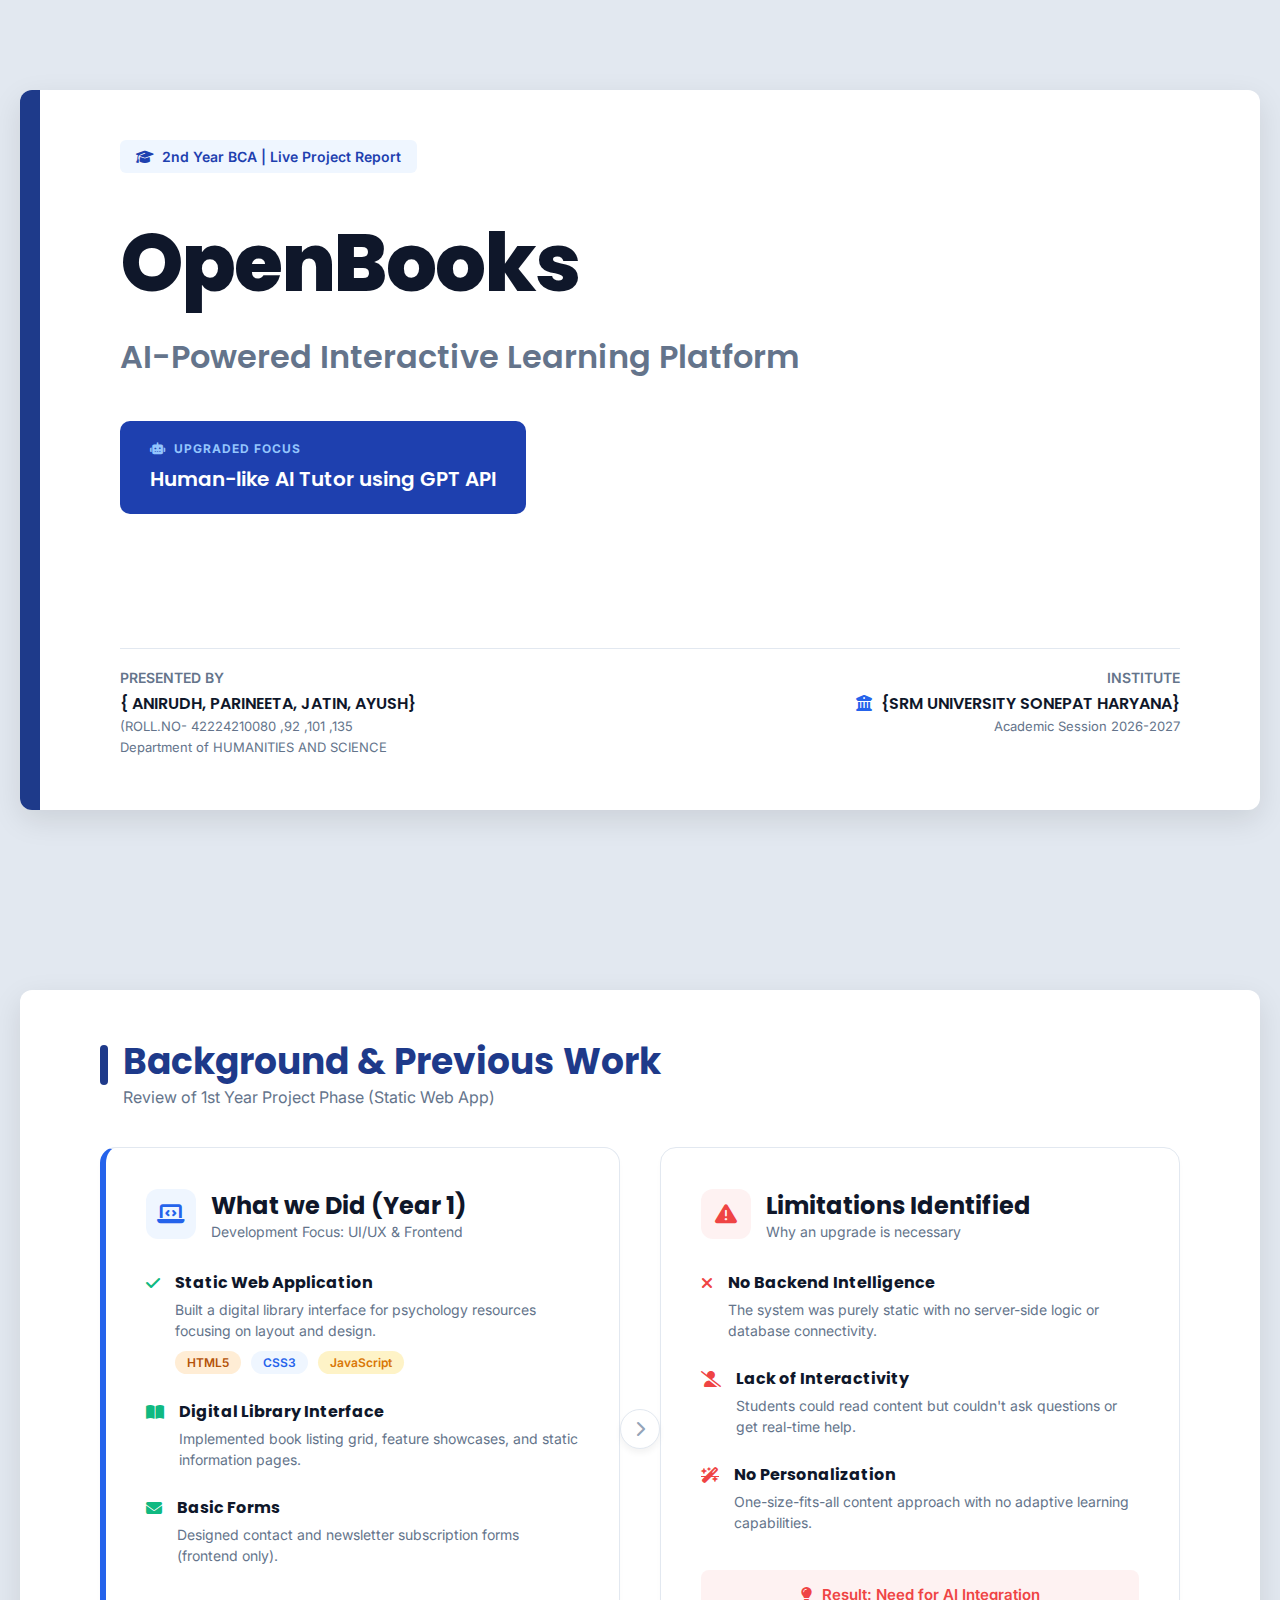
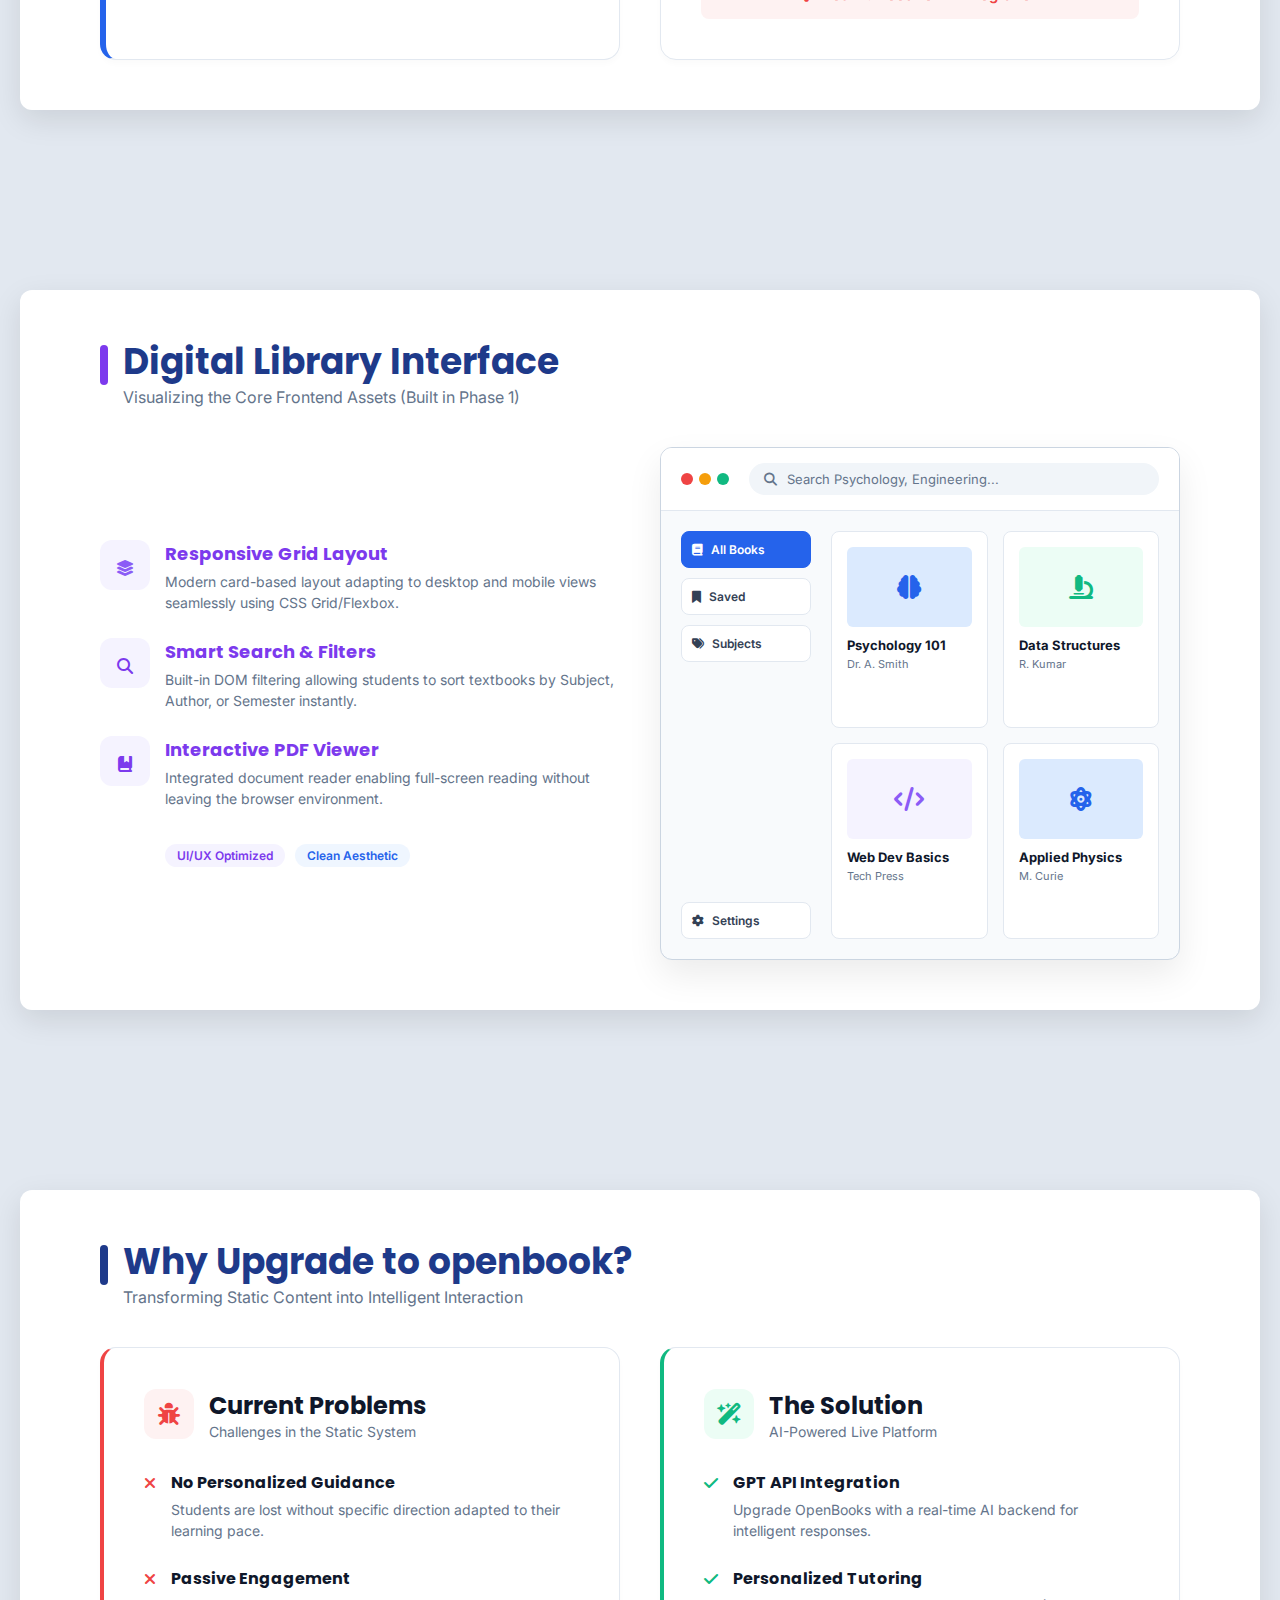
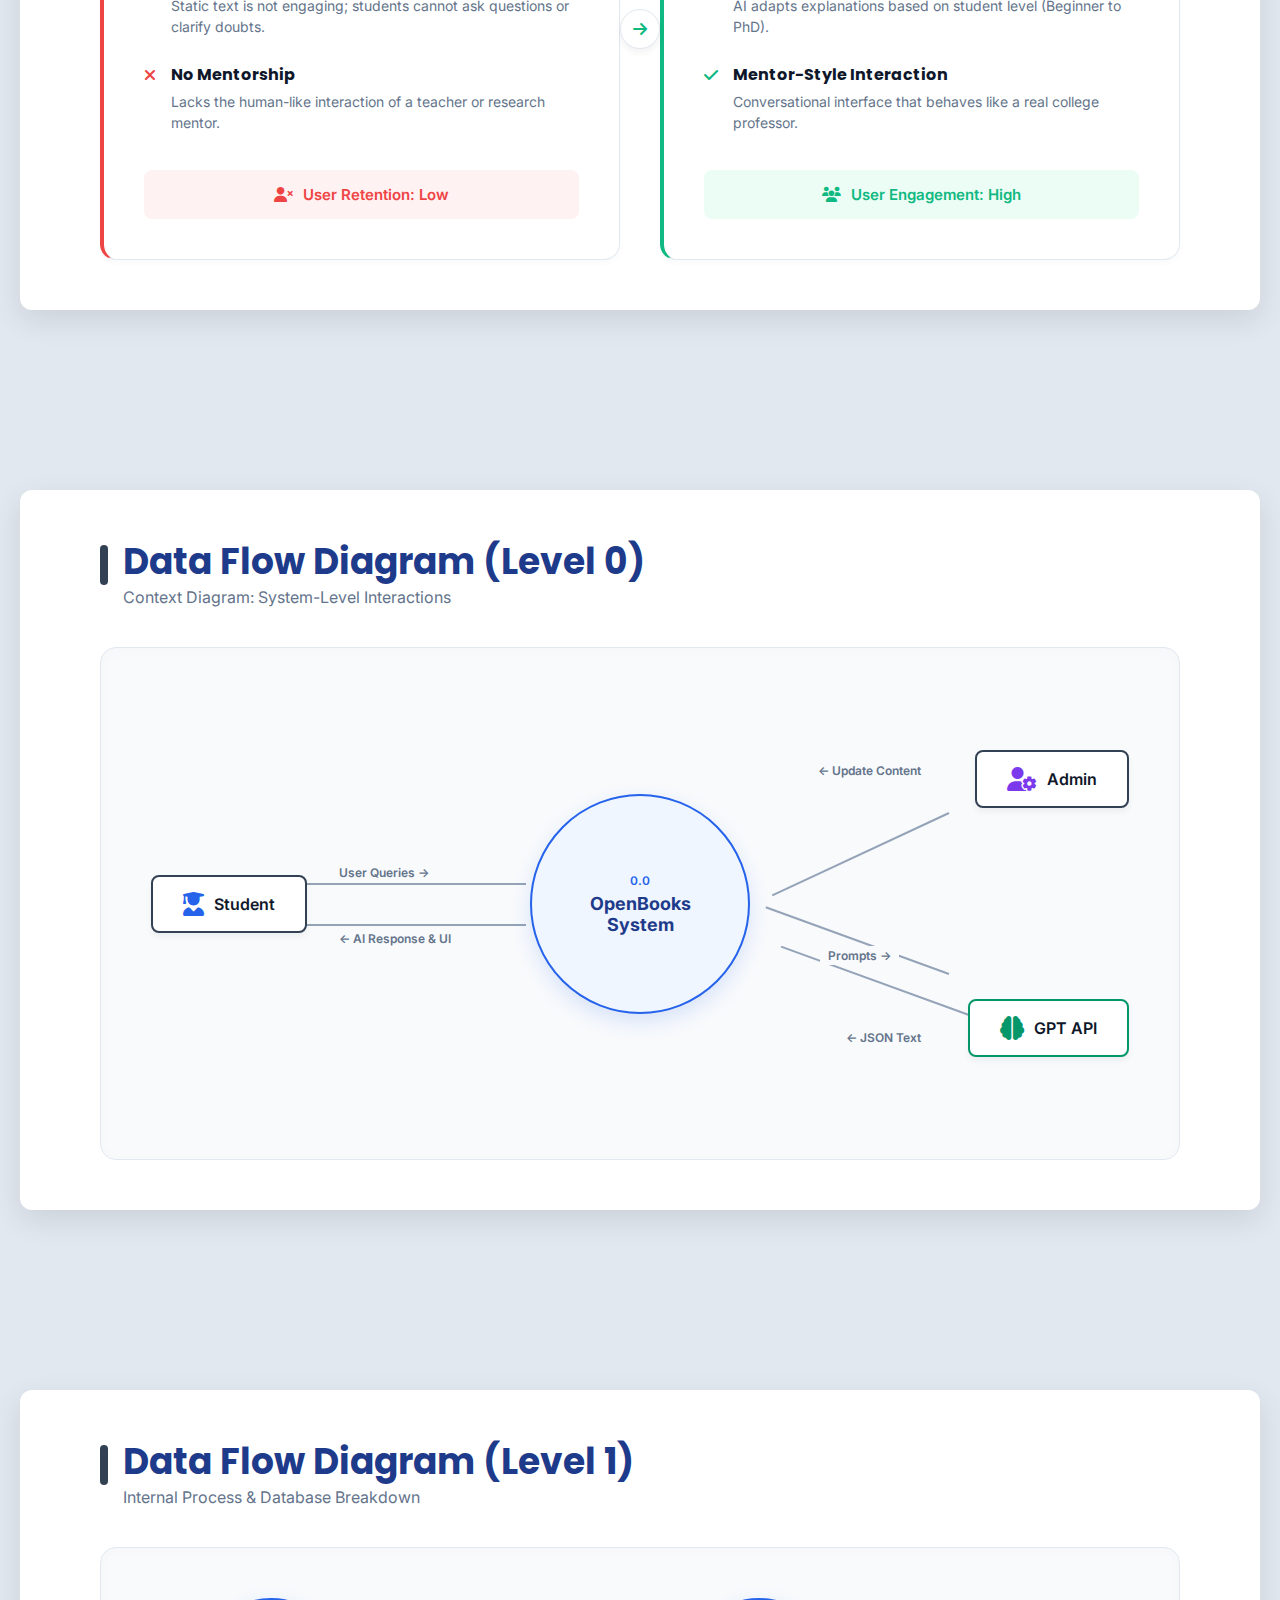
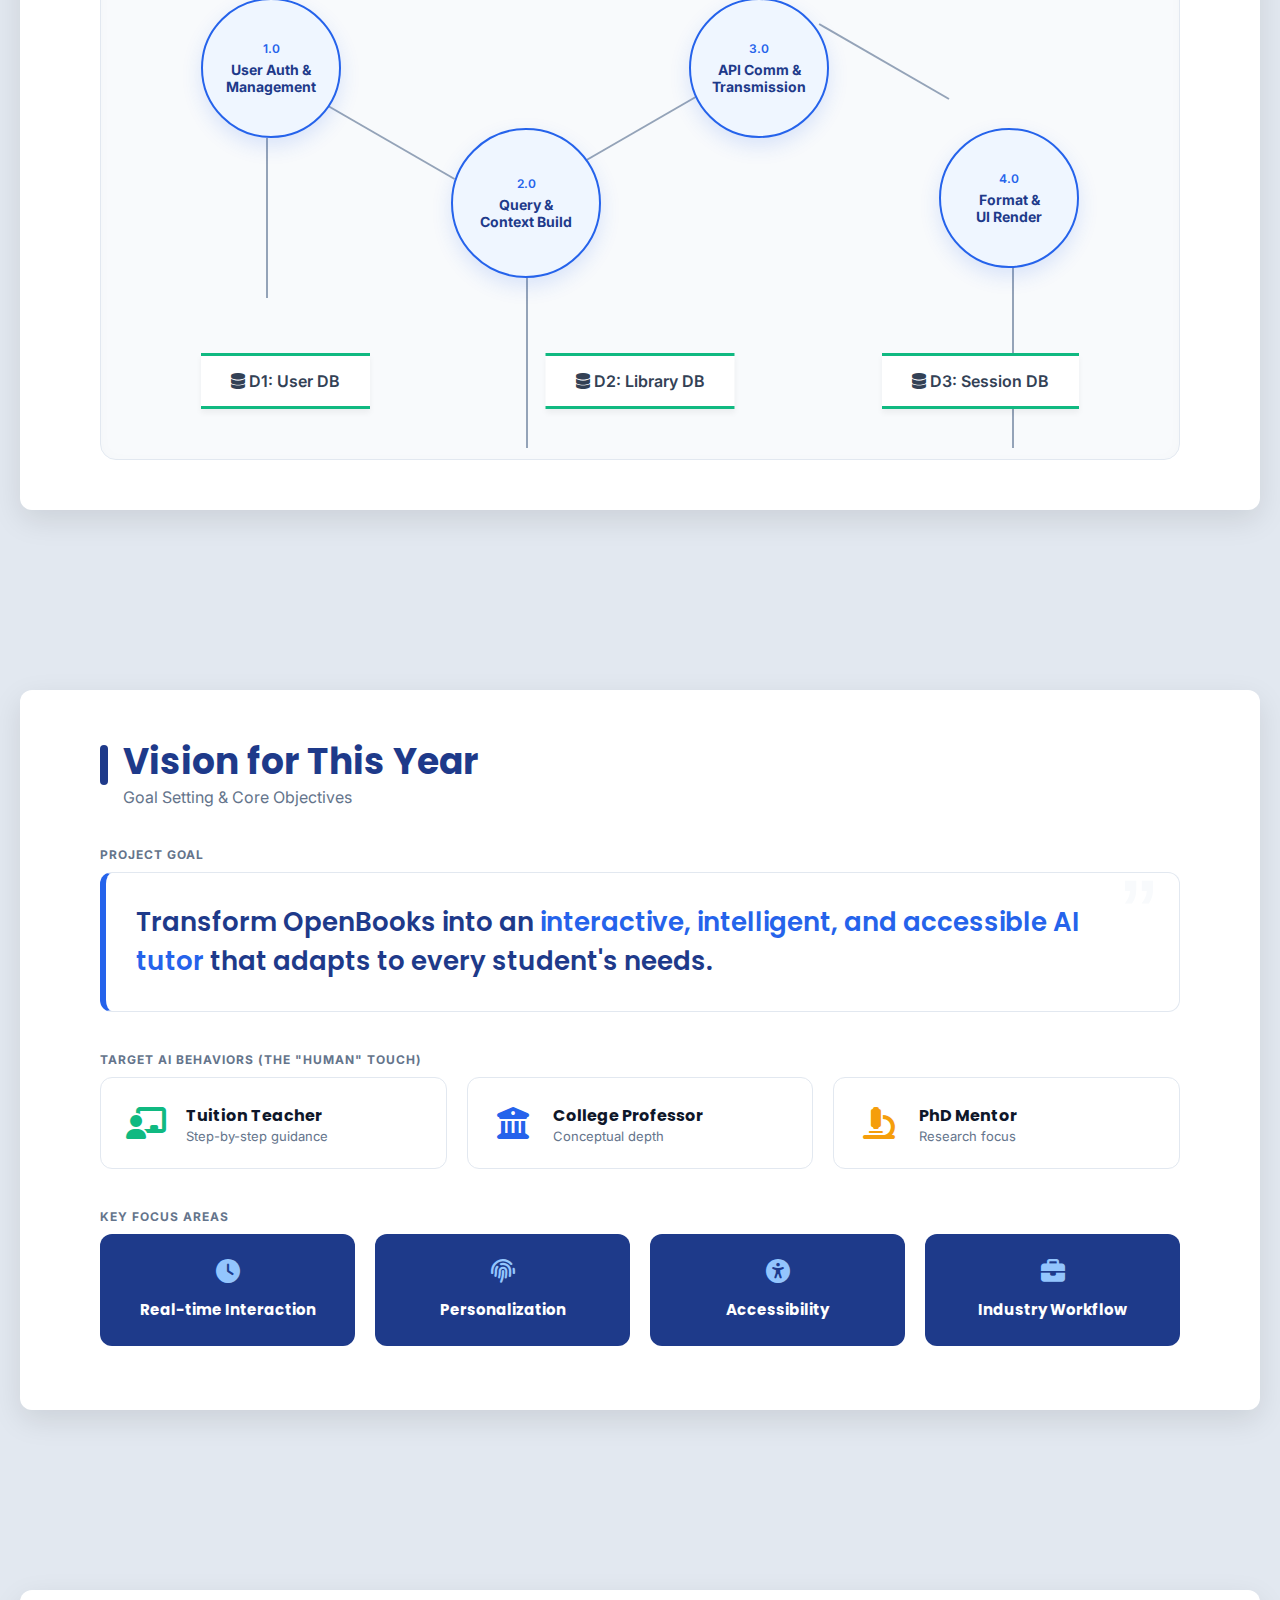
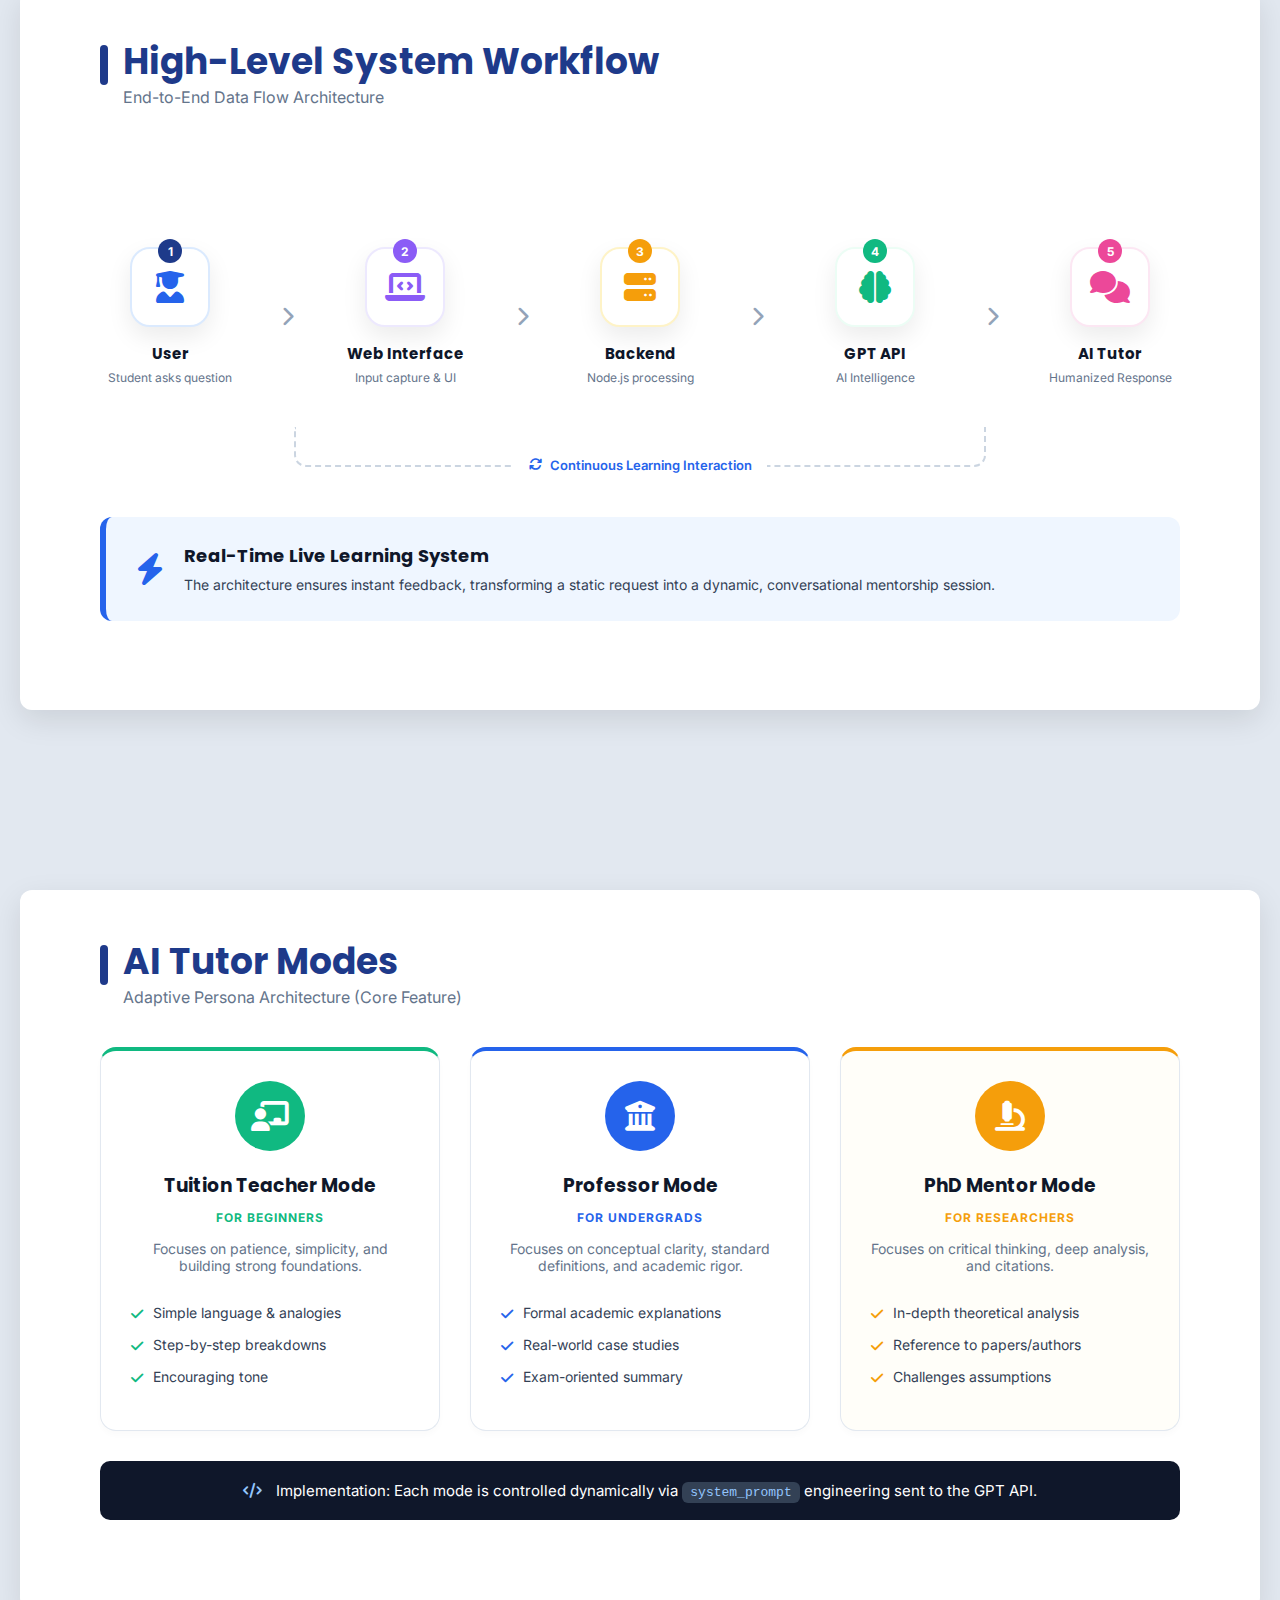
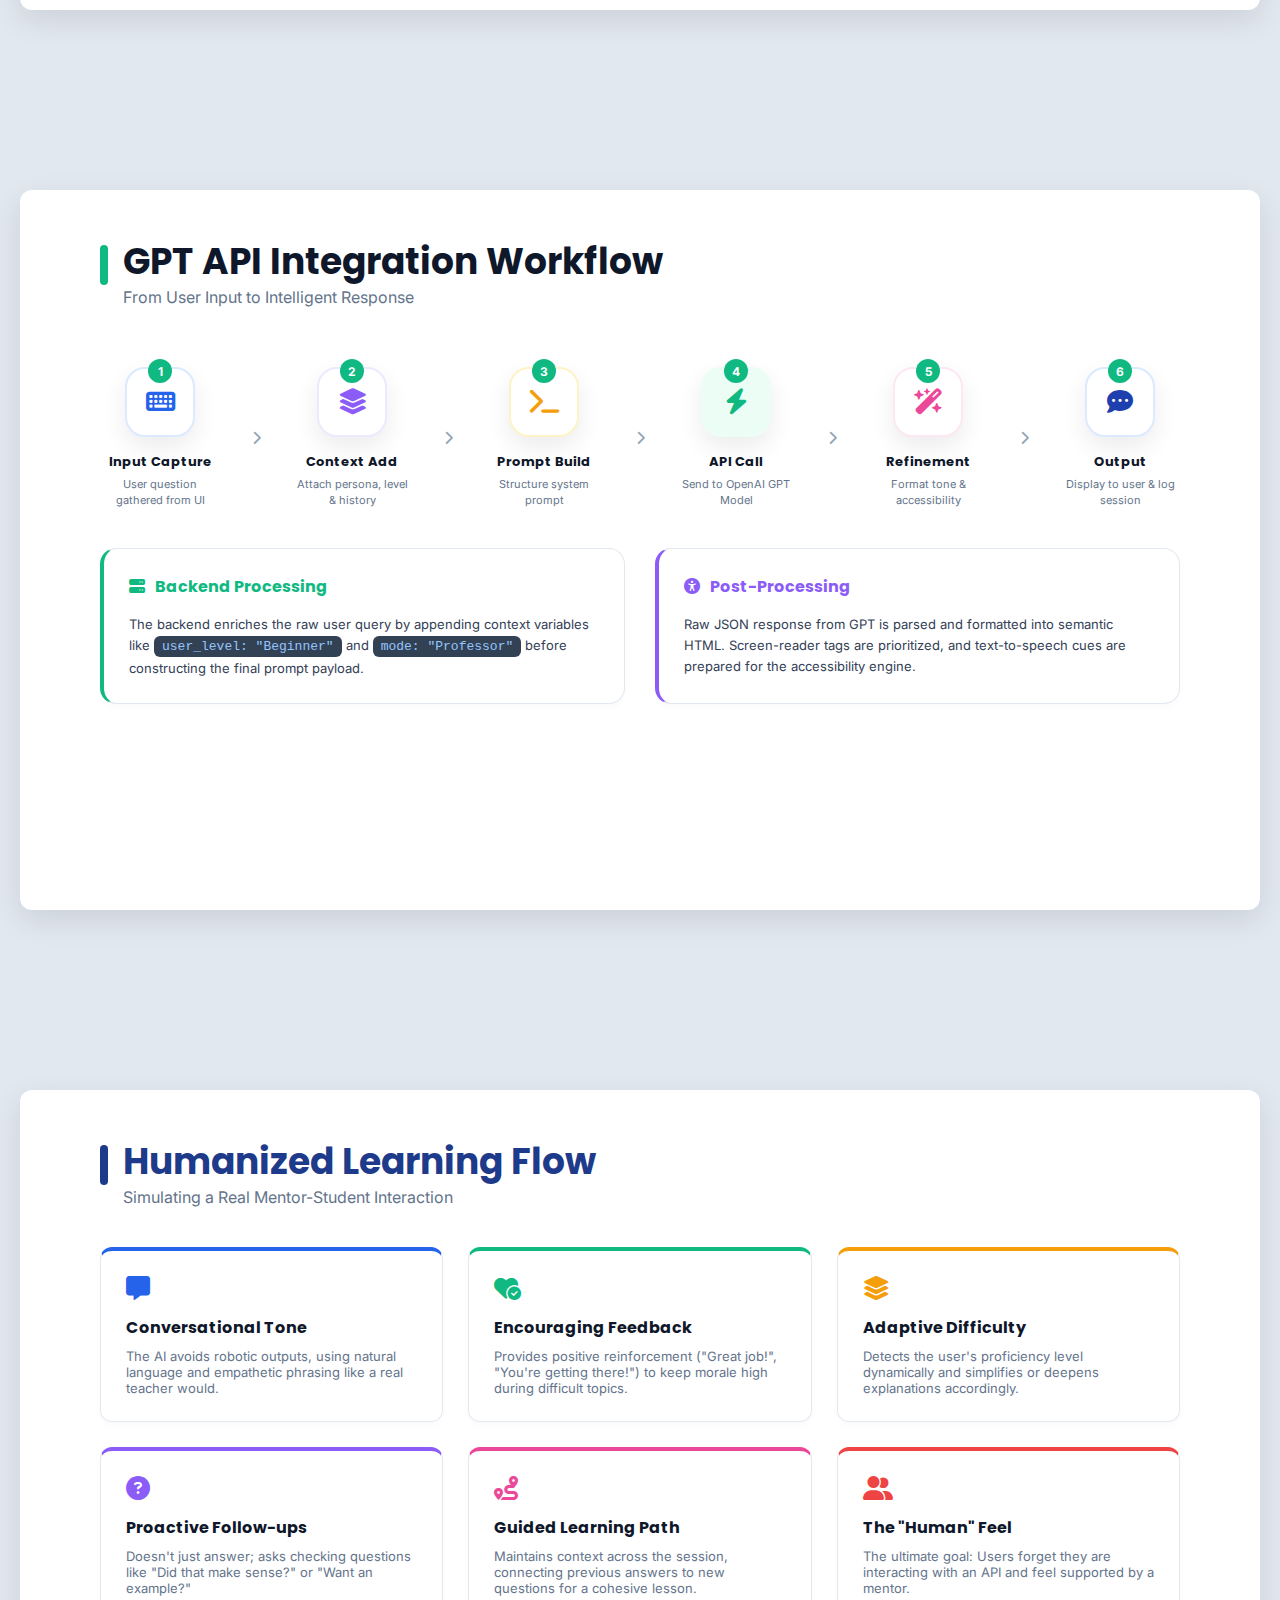
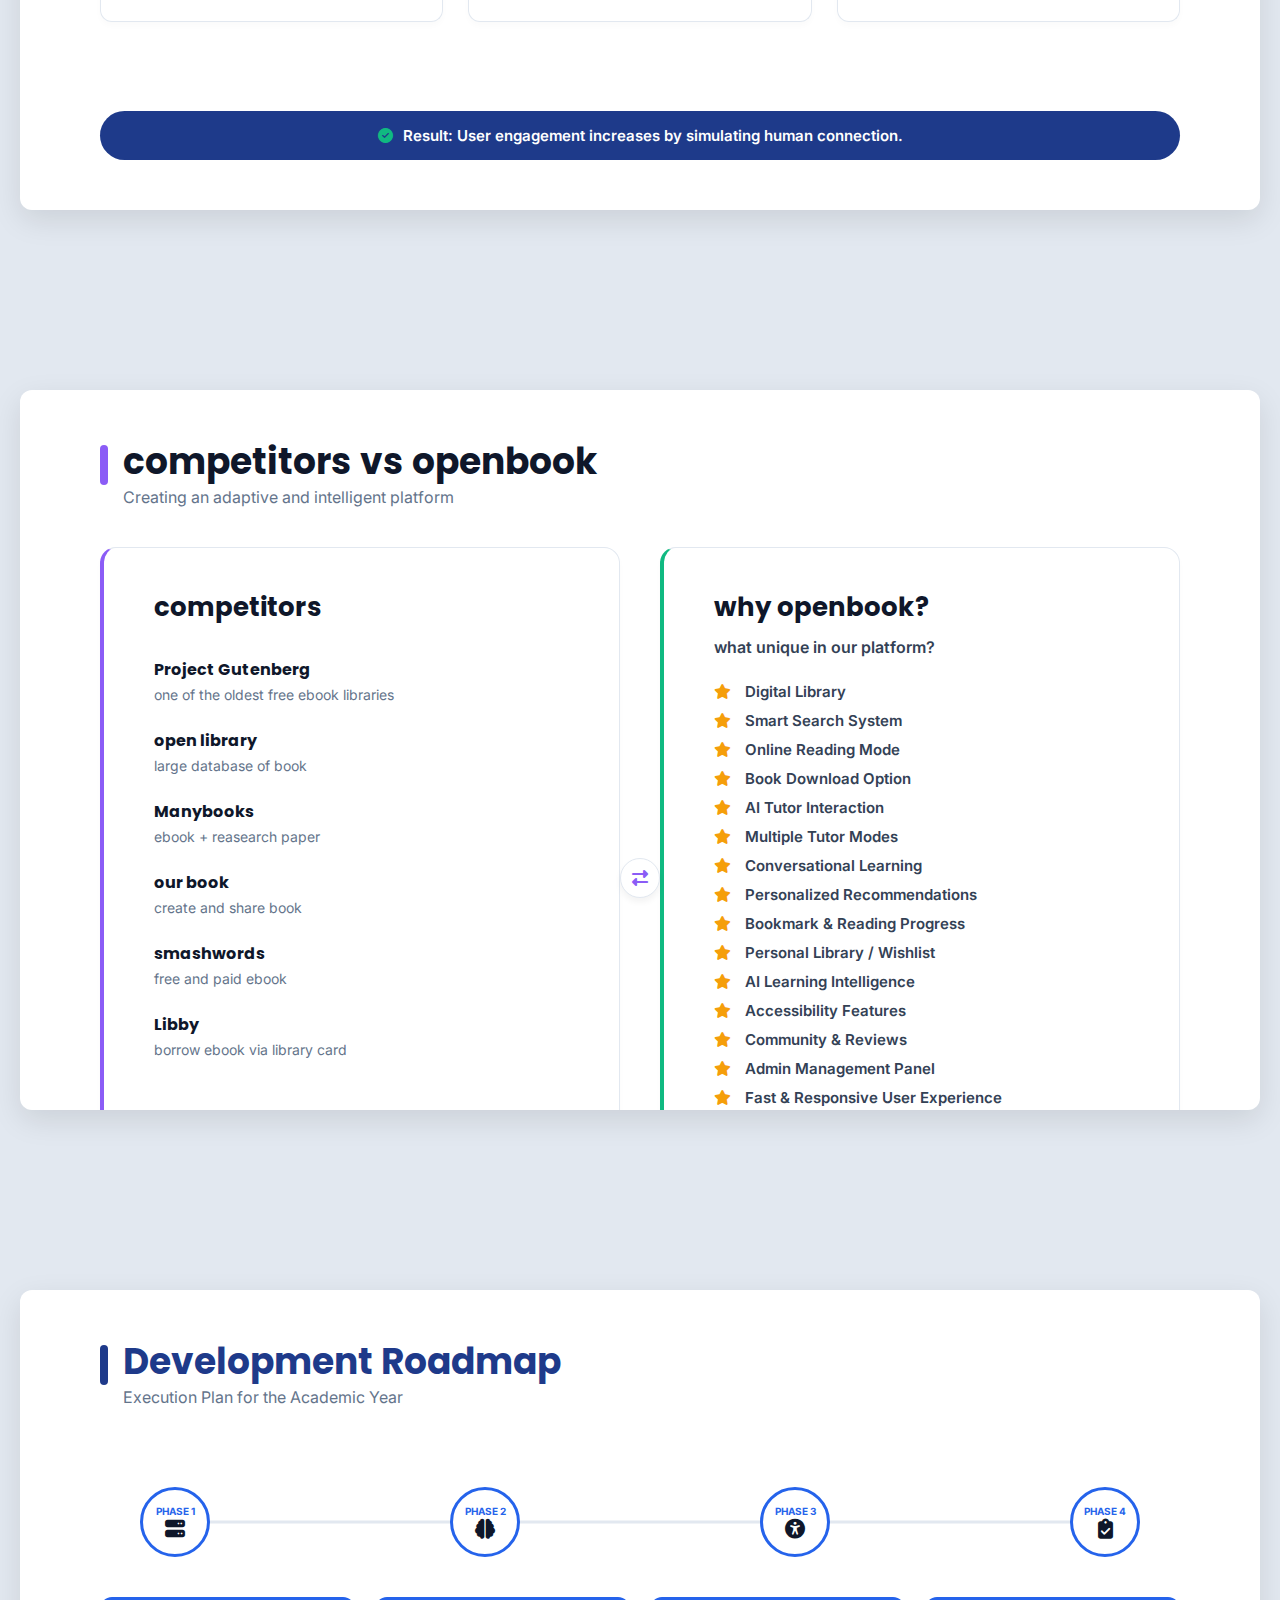
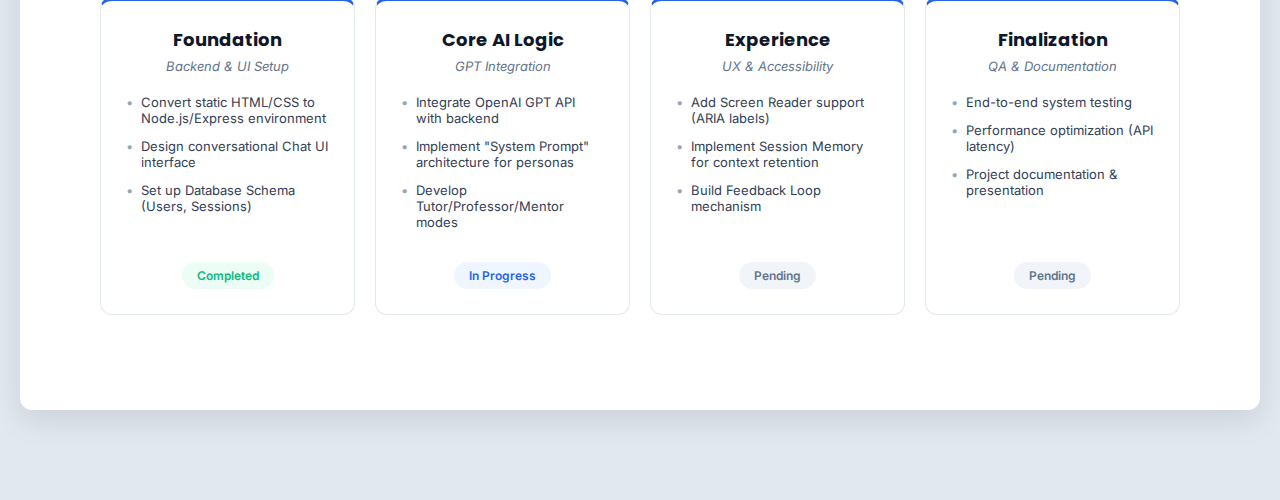
<file: PPT/LiveProject_2026/index.html>
<!DOCTYPE html>
<html lang="en">
<head>
    <meta charset="UTF-8">
    <meta name="viewport" content="width=device-width, initial-scale=1.0">
    <title>OpenBooks - Pro Presentation</title>
    <!-- Fonts -->
    <link rel="preconnect" href="https://fonts.googleapis.com">
    <link rel="preconnect" href="https://fonts.gstatic.com" crossorigin>
    <link href="https://fonts.googleapis.com/css2?family=Inter:wght@400;500;600&family=Poppins:wght@500;600;700;800&display=swap" rel="stylesheet">
    <!-- Icons -->
    <link rel="stylesheet" href="https://cdnjs.cloudflare.com/ajax/libs/font-awesome/6.5.1/css/all.min.css">
    
    <style>
        :root {
            --blue-900: #1E3A8A;
            --blue-800: #1E40AF;
            --blue-600: #2563EB;
            --blue-100: #DBEAFE;
            --blue-50: #EFF6FF;
            --slate-900: #0F172A;
            --slate-700: #334155;
            --slate-500: #64748B;
            --slate-400: #94A3B8;
            --slate-300: #CBD5E1;
            --slate-200: #E2E8F0;
            --slate-100: #F1F5F9;
            --slate-50: #F8FAFC;
            --red-500: #EF4444;
            --red-50: #FEF2F2;
            --green-600: #059669;
            --green-500: #10B981;
            --green-50: #ECFDF5;
            --yellow-500: #F59E0B;
            --purple-600: #7C3AED;
            --purple-500: #8B5CF6;
            --purple-50: #F5F3FF;
            --pink-500: #EC4899;
        }

        * {
            box-sizing: border-box;
            margin: 0;
            padding: 0;
        }

        body {
            background-color: #E2E8F0;
            font-family: 'Inter', sans-serif;
            color: var(--slate-700);
            /* Scroll snapping for PPT feel */
            height: 100vh;
            overflow-y: scroll;
            scroll-snap-type: y mandatory;
        }

        /* Hide scrollbar for cleaner look */
        body::-webkit-scrollbar { display: none; }
        body { -ms-overflow-style: none; scrollbar-width: none; }

        h1, h2, h3, h4, h5 {
            font-family: 'Poppins', sans-serif;
            color: var(--slate-900);
        }

        .slide-wrapper {
            height: 100vh;
            width: 100%;
            display: flex;
            align-items: center;
            justify-content: center;
            scroll-snap-align: start;
            padding: 20px;
        }

        .slide {
            background-color: #FFFFFF;
            border-radius: 12px;
            box-shadow: 0 10px 30px rgba(0, 0, 0, 0.1);
            width: 1280px;
            height: 720px;
            position: relative;
            overflow: hidden;
            display: flex;
            flex-direction: column;
            padding: 50px 80px;
        }

        /* ------------------ COMMON SLIDE HEADER ------------------ */
        .header-group {
            display: flex;
            align-items: flex-start;
            gap: 15px;
            margin-bottom: 40px;
        }
        .header-line {
            width: 8px;
            height: 40px;
            background-color: var(--blue-900);
            border-radius: 4px;
            margin-top: 5px;
        }
        .header-text h2 {
            font-size: 36px;
            font-weight: 700;
            color: var(--blue-900);
            line-height: 1.2;
        }
        .header-text p {
            font-size: 16px;
            color: var(--slate-500);
            margin-top: 4px;
        }

        /* ------------------ SLIDE 1: TITLE ------------------ */
        .slide-1 {
            padding-left: 100px;
            justify-content: center;
        }
        .slide-1::before {
            content: '';
            position: absolute;
            left: 0;
            top: 0;
            bottom: 0;
            width: 20px;
            background-color: var(--blue-900);
        }
        .title-badge {
            background-color: var(--blue-50);
            color: var(--blue-800);
            padding: 8px 16px;
            border-radius: 6px;
            font-size: 14px;
            font-weight: 600;
            display: inline-flex;
            align-items: center;
            gap: 8px;
            width: fit-content;
            margin-bottom: 30px;
        }
        .slide-1 h1 {
            font-size: 80px;
            font-weight: 800;
            color: var(--slate-900);
            letter-spacing: -1.5px;
            margin-bottom: 10px;
        }
        .slide-1 h3 {
            font-size: 32px;
            font-weight: 600;
            color: var(--slate-500);
            margin-bottom: 40px;
        }
        .focus-box {
            background-color: var(--blue-800);
            color: white;
            padding: 20px 30px;
            border-radius: 10px;
            width: fit-content;
        }
        .focus-box span {
            font-size: 12px;
            font-weight: 700;
            color: #93C5FD;
            text-transform: uppercase;
            letter-spacing: 1px;
            display: flex;
            align-items: center;
            gap: 8px;
            margin-bottom: 8px;
        }
        .focus-box p {
            font-size: 20px;
            font-weight: 600;
            font-family: 'Poppins', sans-serif;
        }
        .footer-info {
            margin-top: auto;
            border-top: 1px solid var(--slate-200);
            padding-top: 20px;
            display: flex;
            justify-content: space-between;
        }
        .footer-block p {
            font-size: 14px;
            font-weight: 600;
            color: var(--slate-500);
            text-transform: uppercase;
            margin-bottom: 5px;
        }
        .footer-block h4 {
            font-size: 16px;
            font-weight: 600;
            color: var(--slate-900);
        }
        .footer-block .sub {
            font-size: 13px;
            color: var(--slate-500);
            font-weight: 400;
            text-transform: none;
            margin-top: 2px;
        }

        /* ------------------ COMMON GRID & CARDS ------------------ */
        .grid-2 {
            display: grid;
            grid-template-columns: 1fr 1fr;
            gap: 40px;
            height: 100%;
        }
        .card {
            background: white;
            border: 1px solid var(--slate-200);
            border-radius: 16px;
            padding: 40px;
            position: relative;
            display: flex;
            flex-direction: column;
            box-shadow: 0 4px 6px rgba(0,0,0,0.02);
        }
        .card-header {
            display: flex;
            align-items: center;
            gap: 15px;
            margin-bottom: 30px;
        }
        .icon-box {
            width: 50px;
            height: 50px;
            border-radius: 12px;
            display: flex;
            align-items: center;
            justify-content: center;
            font-size: 22px;
        }
        .icon-blue { background: var(--blue-50); color: var(--blue-600); }
        .icon-red { background: var(--red-50); color: var(--red-500); }
        .icon-green { background: var(--green-50); color: var(--green-500); }
        .icon-yellow { background: #FFFBEB; color: var(--yellow-500); }
        .icon-purple { background: var(--purple-50); color: var(--purple-600); }
        
        .card-header h3 { font-size: 24px; }
        .card-header p { font-size: 14px; color: var(--slate-500); }

        .list-item {
            display: flex;
            align-items: flex-start;
            gap: 15px;
            margin-bottom: 25px;
        }
        .list-item i { margin-top: 5px; font-size: 16px; }
        .list-item .fa-check { color: var(--green-500); }
        .list-item .fa-xmark { color: var(--red-500); }
        .list-item .fa-star { color: var(--yellow-500); }
        .list-item .fa-layer-group { color: var(--purple-500); }
        .list-item-content h4 { font-size: 16px; margin-bottom: 4px; }
        .list-item-content p { font-size: 14px; color: var(--slate-500); line-height: 1.5; }

        .pill-tags { display: flex; gap: 10px; margin-top: 10px; }
        .pill { padding: 4px 12px; border-radius: 20px; font-size: 12px; font-weight: 600; }
        .pill-orange { background: #FFEDD5; color: #B45309; }
        .pill-blue { background: var(--blue-50); color: var(--blue-600); }
        .pill-yellow { background: #FEF3C7; color: #D97706; }
        .pill-purple { background: var(--purple-50); color: var(--purple-600); }

        .result-box {
            margin-top: auto;
            padding: 15px;
            border-radius: 8px;
            text-align: center;
            font-weight: 600;
            font-size: 15px;
            display: flex;
            align-items: center;
            justify-content: center;
            gap: 10px;
        }
        .result-red { background: var(--red-50); color: var(--red-500); }
        .result-green { background: var(--green-50); color: var(--green-500); }
        .result-blue { background: var(--blue-900); color: white; border-radius: 30px; }

        .center-arrow {
            position: absolute;
            left: 50%;
            top: 55%;
            transform: translate(-50%, -50%);
            width: 40px;
            height: 40px;
            background: white;
            border: 1px solid var(--slate-200);
            border-radius: 50%;
            display: flex;
            align-items: center;
            justify-content: center;
            color: var(--slate-400);
            box-shadow: 0 4px 6px rgba(0,0,0,0.05);
            z-index: 10;
        }

        /* ------------------ DIGITAL LIBRARY GUI MOCKUP ------------------ */
        .gui-mockup {
            border: 1px solid var(--slate-300);
            border-radius: 12px;
            background: var(--slate-50);
            box-shadow: 0 15px 35px rgba(0,0,0,0.08);
            overflow: hidden;
            display: flex;
            flex-direction: column;
            height: 100%;
        }
        .gui-header {
            background: white;
            border-bottom: 1px solid var(--slate-200);
            padding: 15px 20px;
            display: flex;
            align-items: center;
            gap: 20px;
        }
        .gui-dots { display: flex; gap: 6px; }
        .gui-dots span { width: 12px; height: 12px; border-radius: 50%; display: block; }
        .gui-dots span:nth-child(1) { background: #EF4444; }
        .gui-dots span:nth-child(2) { background: #F59E0B; }
        .gui-dots span:nth-child(3) { background: #10B981; }
        
        .gui-search {
            flex-grow: 1;
            background: var(--slate-100);
            padding: 8px 15px;
            border-radius: 20px;
            font-size: 13px;
            color: var(--slate-500);
            display: flex;
            align-items: center;
            gap: 10px;
        }
        .gui-body {
            display: flex;
            flex-grow: 1;
            padding: 20px;
            gap: 20px;
        }
        .gui-sidebar {
            width: 130px;
            display: flex;
            flex-direction: column;
            gap: 10px;
        }
        .gui-nav-item {
            background: white;
            padding: 10px;
            border-radius: 8px;
            font-size: 12px;
            font-weight: 600;
            color: var(--slate-700);
            border: 1px solid var(--slate-200);
            display: flex;
            align-items: center;
            gap: 8px;
        }
        .gui-nav-item.active {
            background: var(--blue-600);
            color: white;
            border-color: var(--blue-600);
        }
        .gui-grid {
            flex-grow: 1;
            display: grid;
            grid-template-columns: 1fr 1fr;
            grid-template-rows: 1fr 1fr;
            gap: 15px;
        }
        .gui-book {
            background: white;
            border: 1px solid var(--slate-200);
            border-radius: 8px;
            padding: 15px;
            display: flex;
            flex-direction: column;
        }
        .gui-book-img {
            height: 80px;
            background: var(--blue-100);
            border-radius: 6px;
            margin-bottom: 10px;
            display: flex;
            align-items: center;
            justify-content: center;
            color: var(--blue-600);
            font-size: 24px;
        }
        .gui-book-img.green { background: var(--green-50); color: var(--green-500); }
        .gui-book-img.purple { background: var(--purple-50); color: var(--purple-500); }
        .gui-book-title {
            font-size: 13px;
            font-weight: 700;
            color: var(--slate-900);
            margin-bottom: 4px;
        }
        .gui-book-author {
            font-size: 11px;
            color: var(--slate-500);
        }

        /* ------------------ DFD DIAGRAMS ------------------ */
        .dfd-container {
            background: var(--slate-50);
            border: 1px solid var(--slate-200);
            border-radius: 16px;
            height: 100%;
            position: relative;
            display: flex;
            justify-content: center;
            align-items: center;
            box-shadow: inset 0 2px 15px rgba(0,0,0,0.02);
        }
        .dfd-entity {
            background: white;
            border: 2px solid var(--slate-700);
            padding: 15px 30px;
            border-radius: 8px;
            font-weight: 600;
            color: var(--slate-900);
            box-shadow: 0 4px 6px rgba(0,0,0,0.05);
            position: absolute;
            z-index: 5;
            display: flex;
            align-items: center;
            gap: 10px;
        }
        .dfd-process {
            background: var(--blue-50);
            border: 2px solid var(--blue-600);
            color: var(--blue-900);
            padding: 30px 40px;
            border-radius: 50%;
            text-align: center;
            font-weight: bold;
            font-size: 18px;
            box-shadow: 0 8px 20px rgba(37, 99, 235, 0.15);
            position: absolute;
            z-index: 5;
            display: flex;
            flex-direction: column;
            align-items: center;
            gap: 5px;
        }
        .dfd-process span { font-size: 12px; color: var(--blue-600); font-weight: 600; }
        .dfd-db {
            background: white;
            border-top: 3px solid var(--green-500);
            border-bottom: 3px solid var(--green-500);
            padding: 15px 30px;
            font-weight: 600;
            color: var(--slate-800);
            position: absolute;
            z-index: 5;
            box-shadow: 0 4px 6px rgba(0,0,0,0.05);
        }
        .dfd-label {
            position: absolute;
            background: var(--slate-50);
            padding: 2px 8px;
            font-size: 12px;
            font-weight: 600;
            color: var(--slate-500);
            z-index: 4;
        }

        /* ------------------ SLIDE 4: VISION ------------------ */
        .quote-box {
            background: white;
            border: 1px solid var(--slate-200);
            border-left: 6px solid var(--blue-600);
            padding: 30px;
            border-radius: 12px;
            font-size: 26px;
            font-family: 'Poppins', sans-serif;
            color: var(--blue-900);
            font-weight: 600;
            margin-bottom: 40px;
            position: relative;
        }
        .quote-box::after {
            content: '\201D';
            position: absolute;
            right: 20px;
            top: -10px;
            font-size: 80px;
            color: var(--slate-50);
            font-family: Arial, sans-serif;
        }
        .vision-grid { display: grid; grid-template-columns: 1fr 1fr 1fr; gap: 20px; margin-bottom: 40px; }
        .vision-card {
            border: 1px solid var(--slate-200);
            border-radius: 12px;
            padding: 20px;
            display: flex;
            align-items: center;
            gap: 15px;
        }
        .focus-grid { display: grid; grid-template-columns: 1fr 1fr 1fr 1fr; gap: 20px; }
        .focus-card {
            background: var(--blue-900);
            color: white;
            border-radius: 12px;
            padding: 25px 20px;
            text-align: center;
        }
        .focus-card i { font-size: 24px; margin-bottom: 15px; color: #93C5FD; }
        .focus-card h4 { color: white; font-size: 15px; }
        .section-label { font-size: 12px; font-weight: 700; color: var(--slate-500); text-transform: uppercase; margin-bottom: 10px; letter-spacing: 1px;}

        /* ------------------ SLIDE 5 & 7: WORKFLOW ------------------ */
        .workflow-container {
            display: flex;
            align-items: center;
            justify-content: space-between;
            margin: 40px 0;
            position: relative;
        }
        .workflow-node {
            display: flex;
            flex-direction: column;
            align-items: center;
            text-align: center;
            width: 140px;
            position: relative;
            z-index: 2;
        }
        .node-icon {
            width: 80px;
            height: 80px;
            background: white;
            border-radius: 20px;
            display: flex;
            align-items: center;
            justify-content: center;
            font-size: 32px;
            box-shadow: 0 10px 25px rgba(0,0,0,0.08);
            margin-bottom: 15px;
            position: relative;
        }
        .node-number {
            position: absolute;
            top: -10px;
            background: var(--blue-900);
            color: white;
            width: 24px;
            height: 24px;
            border-radius: 50%;
            font-size: 12px;
            font-weight: bold;
            display: flex;
            align-items: center;
            justify-content: center;
        }
        .workflow-node h4 { font-size: 15px; margin-bottom: 5px; }
        .workflow-node p { font-size: 12px; color: var(--slate-500); line-height: 1.4; }
        .workflow-arrow { color: var(--slate-400); font-size: 20px; z-index: 1;}
        
        .return-path {
            position: relative;
            height: 40px;
            border-bottom: 2px dashed var(--slate-300);
            border-left: 2px dashed var(--slate-300);
            border-right: 2px dashed var(--slate-300);
            border-bottom-left-radius: 12px;
            border-bottom-right-radius: 12px;
            margin: 0 18%;
            display: flex;
            justify-content: center;
            align-items: flex-end;
            margin-bottom: 30px;
        }
        .return-text {
            background: white;
            padding: 0 15px;
            transform: translateY(50%);
            font-size: 13px;
            font-weight: 600;
            color: var(--blue-600);
            display: flex;
            align-items: center;
            gap: 8px;
        }
        .info-box {
            background: var(--blue-50);
            border-radius: 12px;
            padding: 25px 30px;
            display: flex;
            gap: 20px;
            align-items: center;
            border-left: 6px solid var(--blue-600);
        }
        .info-box p { font-size: 14px; color: var(--slate-700); line-height: 1.6; }

        /* ------------------ SLIDE 6 & 8: GRIDS ------------------ */
        .tutor-grid { display: grid; grid-template-columns: 1fr 1fr 1fr; gap: 30px; }
        .tutor-card {
            border: 1px solid var(--slate-200);
            border-radius: 16px;
            padding: 30px;
            text-align: center;
            background: white;
            box-shadow: 0 4px 6px rgba(0,0,0,0.02);
        }
        .tutor-card .icon-circ {
            width: 70px; height: 70px; border-radius: 50%;
            display: flex; align-items: center; justify-content: center;
            font-size: 30px; color: white; margin: 0 auto 20px;
        }
        .tutor-card ul { text-align: left; list-style: none; margin-top: 30px; }
        .tutor-card li { font-size: 14px; margin-bottom: 15px; display: flex; gap: 10px; color: var(--slate-700); }
        .tutor-card li i { color: var(--green-500); margin-top: 3px; }
        
        .code-box {
            background: var(--slate-900);
            color: white;
            border-radius: 10px;
            padding: 20px;
            text-align: center;
            margin-top: 30px;
            font-size: 15px;
        }
        .code-inline {
            background: var(--slate-700);
            color: #93C5FD;
            padding: 3px 8px;
            border-radius: 6px;
            font-family: monospace;
            font-size: 13px;
        }

        .human-grid { display: grid; grid-template-columns: 1fr 1fr 1fr; gap: 25px; margin-bottom: 30px;}
        .human-card {
            background: white; border: 1px solid var(--slate-200); border-radius: 12px; padding: 25px;
            box-shadow: 0 4px 6px rgba(0,0,0,0.02); border-top: 4px solid var(--blue-600);
        }
        .human-card i { font-size: 24px; margin-bottom: 15px; }

        /* ------------------ SLIDE 10: ROADMAP ------------------ */
        .roadmap-container { margin-top: 40px; }
        .timeline {
            display: flex;
            justify-content: space-between;
            position: relative;
            margin-bottom: 40px;
            padding: 0 40px;
        }
        .timeline::before {
            content: ''; position: absolute; left: 40px; right: 40px; top: 50%;
            transform: translateY(-50%); height: 3px; background: var(--slate-200); z-index: 1;
        }
        .phase-node {
            background: white; border: 3px solid var(--blue-600); border-radius: 50%;
            width: 70px; height: 70px; display: flex; flex-direction: column;
            align-items: center; justify-content: center; position: relative; z-index: 2;
        }
        .phase-node span { font-size: 10px; font-weight: 700; color: var(--blue-600); }
        .phase-node i { font-size: 20px; color: var(--slate-900); margin-top: 2px;}
        
        .phase-grid { display: grid; grid-template-columns: 1fr 1fr 1fr 1fr; gap: 20px; }
        .phase-card {
            border: 1px solid var(--slate-200); border-radius: 12px; padding: 25px;
            background: white; display: flex; flex-direction: column;
            border-top: 4px solid var(--blue-600);
        }
        .phase-card h4 { font-size: 18px; margin-bottom: 5px;}
        .phase-card .sub { font-size: 13px; color: var(--slate-500); font-style: italic; margin-bottom: 20px;}
        .phase-card ul { list-style: none; padding-left: 15px; margin-bottom: 20px;}
        .phase-card li { font-size: 13px; color: var(--slate-700); margin-bottom: 12px; position: relative;}
        .phase-card li::before { content: '•'; position: absolute; left: -15px; color: var(--slate-400); }
        .status-pill {
            margin-top: auto; padding: 6px 15px; border-radius: 20px; font-size: 12px; font-weight: 600; text-align: center; width: fit-content; align-self: center;
        }

        /* PRINT STYLES FOR PDF EXPORT */
        @media print {
            body { background: white; overflow: visible; }
            .slide-wrapper { height: 100vh; page-break-after: always; padding: 0; align-items: flex-start;}
            .slide { box-shadow: none; border-radius: 0; width: 100%; height: 100vh; padding: 40px 60px;}
        }
    </style>
</head>
<body>

    <!-- SLIDE 1: TITLE -->
    <div class="slide-wrapper">
        <div class="slide slide-1">
            <div class="title-badge">
                <i class="fa-solid fa-graduation-cap"></i> 2nd Year BCA | Live Project Report
            </div>
            
            <h1>OpenBooks</h1>
            <h3>AI-Powered Interactive Learning Platform</h3>
            
            <div class="focus-box">
                <span><i class="fa-solid fa-robot"></i> UPGRADED FOCUS</span>
                <p>Human-like AI Tutor using GPT API</p>
            </div>
            
            <div class="footer-info">
                <div class="footer-block">
                    <p>PRESENTED BY</p>
                    <h4>{ ANIRUDH, PARINEETA, JATIN, AYUSH}</h4>
                    <p class="sub">(ROLL.NO- 42224210080 ,92 ,101 ,135</p>
                    <p class="sub">Department of HUMANITIES AND SCIENCE</p>
                </div>
                <div class="footer-block" style="text-align: right;">
                    <p>INSTITUTE</p>
                    <h4><i class="fa-solid fa-building-columns" style="color: var(--blue-600); margin-right: 5px;"></i> {SRM UNIVERSITY SONEPAT HARYANA}</h4>
                    <p class="sub">Academic Session 2026-2027</p>
                </div>
            </div>
        </div>
    </div>

    <!-- SLIDE 2: BACKGROUND -->
    <div class="slide-wrapper">
        <div class="slide">
            <div class="header-group">
                <div class="header-line"></div>
                <div class="header-text">
                    <h2>Background & Previous Work</h2>
                    <p>Review of 1st Year Project Phase (Static Web App)</p>
                </div>
            </div>

            <div class="grid-2" style="position: relative;">
                <!-- Left Card -->
                <div class="card" style="border-left: 6px solid var(--blue-600);">
                    <div class="card-header">
                        <div class="icon-box icon-blue"><i class="fa-solid fa-laptop-code"></i></div>
                        <div>
                            <h3>What we Did (Year 1)</h3>
                            <p>Development Focus: UI/UX & Frontend</p>
                        </div>
                    </div>
                    
                    <div class="list-item">
                        <i class="fa-solid fa-check"></i>
                        <div class="list-item-content">
                            <h4>Static Web Application</h4>
                            <p>Built a digital library interface for psychology resources focusing on layout and design.</p>
                            <div class="pill-tags">
                                <span class="pill pill-orange">HTML5</span>
                                <span class="pill pill-blue">CSS3</span>
                                <span class="pill pill-yellow">JavaScript</span>
                            </div>
                        </div>
                    </div>
                    
                    <div class="list-item">
                        <i class="fa-solid fa-book-open" style="color: var(--green-500);"></i>
                        <div class="list-item-content">
                            <h4>Digital Library Interface</h4>
                            <p>Implemented book listing grid, feature showcases, and static information pages.</p>
                        </div>
                    </div>

                    <div class="list-item">
                        <i class="fa-solid fa-envelope" style="color: var(--green-500);"></i>
                        <div class="list-item-content">
                            <h4>Basic Forms</h4>
                            <p>Designed contact and newsletter subscription forms (frontend only).</p>
                        </div>
                    </div>
                </div>

                <!-- Center Arrow -->
                <div class="center-arrow"><i class="fa-solid fa-chevron-right"></i></div>

                <!-- Right Card -->
                <div class="card">
                    <div class="card-header">
                        <div class="icon-box icon-red"><i class="fa-solid fa-triangle-exclamation"></i></div>
                        <div>
                            <h3>Limitations Identified</h3>
                            <p>Why an upgrade is necessary</p>
                        </div>
                    </div>
                    
                    <div class="list-item">
                        <i class="fa-solid fa-xmark"></i>
                        <div class="list-item-content">
                            <h4>No Backend Intelligence</h4>
                            <p>The system was purely static with no server-side logic or database connectivity.</p>
                        </div>
                    </div>
                    
                    <div class="list-item">
                        <i class="fa-solid fa-user-slash" style="color: var(--red-500);"></i>
                        <div class="list-item-content">
                            <h4>Lack of Interactivity</h4>
                            <p>Students could read content but couldn't ask questions or get real-time help.</p>
                        </div>
                    </div>

                    <div class="list-item">
                        <i class="fa-solid fa-wand-magic-sparkles" style="color: var(--red-500); text-decoration: line-through;"></i>
                        <div class="list-item-content">
                            <h4>No Personalization</h4>
                            <p>One-size-fits-all content approach with no adaptive learning capabilities.</p>
                        </div>
                    </div>

                    <div class="result-box result-red">
                        <i class="fa-solid fa-lightbulb"></i> Result: Need for AI Integration
                    </div>
                </div>
            </div>
        </div>
    </div>

    <!-- NEW SLIDE 3: DIGITAL LIBRARY GUI -->
    <div class="slide-wrapper">
        <div class="slide">
            <div class="header-group">
                <div class="header-line" style="background: var(--purple-600);"></div>
                <div class="header-text">
                    <h2>Digital Library Interface</h2>
                    <p>Visualizing the Core Frontend Assets (Built in Phase 1)</p>
                </div>
            </div>

            <div class="grid-2">
                <!-- Details -->
                <div style="display: flex; flex-direction: column; justify-content: center;">
                    <div class="list-item">
                        <div class="icon-box icon-purple" style="min-width: 50px;"><i class="fa-solid fa-layer-group"></i></div>
                        <div class="list-item-content">
                            <h4 style="font-size: 18px; color: var(--purple-600);">Responsive Grid Layout</h4>
                            <p>Modern card-based layout adapting to desktop and mobile views seamlessly using CSS Grid/Flexbox.</p>
                        </div>
                    </div>
                    <div class="list-item">
                        <div class="icon-box icon-purple" style="min-width: 50px;"><i class="fa-solid fa-magnifying-glass"></i></div>
                        <div class="list-item-content">
                            <h4 style="font-size: 18px; color: var(--purple-600);">Smart Search & Filters</h4>
                            <p>Built-in DOM filtering allowing students to sort textbooks by Subject, Author, or Semester instantly.</p>
                        </div>
                    </div>
                    <div class="list-item">
                        <div class="icon-box icon-purple" style="min-width: 50px;"><i class="fa-solid fa-book-bookmark"></i></div>
                        <div class="list-item-content">
                            <h4 style="font-size: 18px; color: var(--purple-600);">Interactive PDF Viewer</h4>
                            <p>Integrated document reader enabling full-screen reading without leaving the browser environment.</p>
                        </div>
                    </div>
                    <div class="pill-tags" style="margin-left: 65px;">
                        <span class="pill pill-purple">UI/UX Optimized</span>
                        <span class="pill pill-blue">Clean Aesthetic</span>
                    </div>
                </div>

                <!-- GUI Mockup Graphic -->
                <div class="gui-mockup">
                    <div class="gui-header">
                        <div class="gui-dots"><span></span><span></span><span></span></div>
                        <div class="gui-search"><i class="fa-solid fa-search"></i> Search Psychology, Engineering...</div>
                    </div>
                    <div class="gui-body">
                        <div class="gui-sidebar">
                            <div class="gui-nav-item active"><i class="fa-solid fa-book"></i> All Books</div>
                            <div class="gui-nav-item"><i class="fa-solid fa-bookmark"></i> Saved</div>
                            <div class="gui-nav-item"><i class="fa-solid fa-tags"></i> Subjects</div>
                            <div class="gui-nav-item" style="margin-top: auto;"><i class="fa-solid fa-gear"></i> Settings</div>
                        </div>
                        <div class="gui-grid">
                            <div class="gui-book">
                                <div class="gui-book-img"><i class="fa-solid fa-brain"></i></div>
                                <div class="gui-book-title">Psychology 101</div>
                                <div class="gui-book-author">Dr. A. Smith</div>
                            </div>
                            <div class="gui-book">
                                <div class="gui-book-img green"><i class="fa-solid fa-microscope"></i></div>
                                <div class="gui-book-title">Data Structures</div>
                                <div class="gui-book-author">R. Kumar</div>
                            </div>
                            <div class="gui-book">
                                <div class="gui-book-img purple"><i class="fa-solid fa-code"></i></div>
                                <div class="gui-book-title">Web Dev Basics</div>
                                <div class="gui-book-author">Tech Press</div>
                            </div>
                            <div class="gui-book">
                                <div class="gui-book-img"><i class="fa-solid fa-atom"></i></div>
                                <div class="gui-book-title">Applied Physics</div>
                                <div class="gui-book-author">M. Curie</div>
                            </div>
                        </div>
                    </div>
                </div>
            </div>
        </div>
    </div>

    <!-- SLIDE 4: WHY UPGRADE -->
    <div class="slide-wrapper">
        <div class="slide">
            <div class="header-group">
                <div class="header-line"></div>
                <div class="header-text">
                    <h2>Why Upgrade to openbook?</h2>
                    <p>Transforming Static Content into Intelligent Interaction</p>
                </div>
            </div>

            <div class="grid-2" style="position: relative;">
                <!-- Left Card -->
                <div class="card" style="border-left: 4px solid var(--red-500);">
                    <div class="card-header">
                        <div class="icon-box icon-red"><i class="fa-solid fa-bug"></i></div>
                        <div>
                            <h3>Current Problems</h3>
                            <p>Challenges in the Static System</p>
                        </div>
                    </div>
                    
                    <div class="list-item">
                        <i class="fa-solid fa-xmark"></i>
                        <div class="list-item-content">
                            <h4>No Personalized Guidance</h4>
                            <p>Students are lost without specific direction adapted to their learning pace.</p>
                        </div>
                    </div>
                    <div class="list-item">
                        <i class="fa-solid fa-xmark"></i>
                        <div class="list-item-content">
                            <h4>Passive Engagement</h4>
                            <p>Static text is not engaging; students cannot ask questions or clarify doubts.</p>
                        </div>
                    </div>
                    <div class="list-item">
                        <i class="fa-solid fa-xmark"></i>
                        <div class="list-item-content">
                            <h4>No Mentorship</h4>
                            <p>Lacks the human-like interaction of a teacher or research mentor.</p>
                        </div>
                    </div>

                    <div class="result-box result-red">
                        <i class="fa-solid fa-user-xmark"></i> User Retention: Low
                    </div>
                </div>

                <!-- Center Arrow -->
                <div class="center-arrow"><i class="fa-solid fa-arrow-right" style="color: var(--green-500);"></i></div>

                <!-- Right Card -->
                <div class="card" style="border-left: 4px solid var(--green-500);">
                    <div class="card-header">
                        <div class="icon-box icon-green"><i class="fa-solid fa-wand-magic-sparkles"></i></div>
                        <div>
                            <h3>The Solution</h3>
                            <p>AI-Powered Live Platform</p>
                        </div>
                    </div>
                    
                    <div class="list-item">
                        <i class="fa-solid fa-check"></i>
                        <div class="list-item-content">
                            <h4>GPT API Integration</h4>
                            <p>Upgrade OpenBooks with a real-time AI backend for intelligent responses.</p>
                        </div>
                    </div>
                    <div class="list-item">
                        <i class="fa-solid fa-check"></i>
                        <div class="list-item-content">
                            <h4>Personalized Tutoring</h4>
                            <p>AI adapts explanations based on student level (Beginner to PhD).</p>
                        </div>
                    </div>
                    <div class="list-item">
                        <i class="fa-solid fa-check"></i>
                        <div class="list-item-content">
                            <h4>Mentor-Style Interaction</h4>
                            <p>Conversational interface that behaves like a real college professor.</p>
                        </div>
                    </div>

                    <div class="result-box result-green">
                        <i class="fa-solid fa-users"></i> User Engagement: High
                    </div>
                </div>
            </div>
        </div>
    </div>

    <!-- NEW SLIDE 5: DFD LEVEL 0 -->
    <div class="slide-wrapper">
        <div class="slide">
            <div class="header-group">
                <div class="header-line" style="background: var(--slate-700);"></div>
                <div class="header-text">
                    <h2>Data Flow Diagram (Level 0)</h2>
                    <p>Context Diagram: System-Level Interactions</p>
                </div>
            </div>

            <div class="dfd-container">
                <!-- Center Core -->
                <div class="dfd-process" style="left: 50%; top: 50%; transform: translate(-50%, -50%); width: 220px; height: 220px; justify-content: center;">
                    <span>0.0</span>
                    OpenBooks<br>System
                </div>

                <!-- Left Entity -->
                <div class="dfd-entity" style="left: 50px; top: 50%; transform: translateY(-50%);">
                    <i class="fa-solid fa-user-graduate" style="color: var(--blue-600); font-size: 24px;"></i> Student
                </div>

                <!-- Top Right Entity -->
                <div class="dfd-entity" style="right: 50px; top: 20%;">
                    <i class="fa-solid fa-user-gear" style="color: var(--purple-600); font-size: 24px;"></i> Admin
                </div>

                <!-- Bottom Right Entity -->
                <div class="dfd-entity" style="right: 50px; bottom: 20%; border-color: var(--green-600);">
                    <i class="fa-solid fa-brain" style="color: var(--green-600); font-size: 24px;"></i> GPT API
                </div>

                <!-- Connector Lines (CSS drawn) -->
                <!-- Student to System -->
                <div style="position: absolute; left: 205px; top: 46%; width: 220px; height: 2px; background: var(--slate-400); z-index: 1;"></div>
                <div class="dfd-label" style="left: 230px; top: 42%;">User Queries &rarr;</div>
                
                <div style="position: absolute; left: 205px; top: 54%; width: 220px; height: 2px; background: var(--slate-400); z-index: 1;"></div>
                <div class="dfd-label" style="left: 230px; top: 55%;">&larr; AI Response & UI</div>

                <!-- System to Admin -->
                <div style="position: absolute; right: 230px; top: 32%; width: 195px; height: 2px; background: var(--slate-400); z-index: 1; transform: rotate(-25deg); transform-origin: right;"></div>
                <div class="dfd-label" style="right: 250px; top: 22%;">&larr; Update Content</div>

                <!-- System to API -->
                <div style="position: absolute; right: 230px; bottom: 36%; width: 195px; height: 2px; background: var(--slate-400); z-index: 1; transform: rotate(20deg); transform-origin: right;"></div>
                <div class="dfd-label" style="right: 280px; bottom: 38%;">Prompts &rarr;</div>
                
                <div style="position: absolute; right: 210px; bottom: 28%; width: 200px; height: 2px; background: var(--slate-400); z-index: 1; transform: rotate(20deg); transform-origin: right;"></div>
                <div class="dfd-label" style="right: 250px; bottom: 22%;">&larr; JSON Text</div>
            </div>
        </div>
    </div>

    <!-- NEW SLIDE 6: DFD LEVEL 1 -->
    <div class="slide-wrapper">
        <div class="slide">
            <div class="header-group">
                <div class="header-line" style="background: var(--slate-700);"></div>
                <div class="header-text">
                    <h2>Data Flow Diagram (Level 1)</h2>
                    <p>Internal Process & Database Breakdown</p>
                </div>
            </div>

            <div class="dfd-container" style="padding: 20px;">
                <!-- Databases (Bottom Row) -->
                <div class="dfd-db" style="left: 100px; bottom: 50px;"><i class="fa-solid fa-database"></i> D1: User DB</div>
                <div class="dfd-db" style="left: 50%; bottom: 50px; transform: translateX(-50%);"><i class="fa-solid fa-database"></i> D2: Library DB</div>
                <div class="dfd-db" style="right: 100px; bottom: 50px;"><i class="fa-solid fa-database"></i> D3: Session DB</div>

                <!-- Processes (Top Area) -->
                <div class="dfd-process" style="left: 100px; top: 50px; width: 140px; height: 140px; justify-content: center; font-size: 14px; padding: 10px;">
                    <span>1.0</span>User Auth &<br>Management
                </div>
                <div class="dfd-process" style="left: 350px; top: 180px; width: 150px; height: 150px; justify-content: center; font-size: 14px; padding: 10px;">
                    <span>2.0</span>Query &<br>Context Build
                </div>
                <div class="dfd-process" style="right: 350px; top: 50px; width: 140px; height: 140px; justify-content: center; font-size: 14px; padding: 10px;">
                    <span>3.0</span>API Comm &<br>Transmission
                </div>
                <div class="dfd-process" style="right: 100px; top: 180px; width: 140px; height: 140px; justify-content: center; font-size: 14px; padding: 10px;">
                    <span>4.0</span>Format &<br>UI Render
                </div>

                <!-- Lines -->
                <!-- P1 to D1 -->
                <div style="position: absolute; left: 165px; top: 190px; width: 2px; height: 160px; background: var(--slate-400); z-index: 1;"></div>
                <!-- P2 to D2 -->
                <div style="position: absolute; left: 425px; top: 330px; width: 2px; height: 170px; background: var(--slate-400); z-index: 1;"></div>
                <!-- P4 to D3 -->
                <div style="position: absolute; right: 165px; top: 320px; width: 2px; height: 180px; background: var(--slate-400); z-index: 1;"></div>
                
                <!-- P1 to P2 -->
                <div style="position: absolute; left: 215px; top: 150px; width: 160px; height: 2px; background: var(--slate-400); z-index: 1; transform: rotate(30deg); transform-origin: left;"></div>
                <div class="dfd-label" style="left: 230px; top: 160%;">Auth Context</div>

                <!-- P2 to P3 -->
                <div style="position: absolute; left: 470px; top: 220px; width: 180px; height: 2px; background: var(--slate-400); z-index: 1; transform: rotate(-30deg); transform-origin: left;"></div>
                <div class="dfd-label" style="left: 510px; top: 160%;">System Payload</div>

                <!-- P3 to P4 -->
                <div style="position: absolute; right: 230px; top: 150px; width: 150px; height: 2px; background: var(--slate-400); z-index: 1; transform: rotate(30deg); transform-origin: right;"></div>
                <div class="dfd-label" style="right: 250px; top: 155%;">Raw JSON</div>
            </div>
        </div>
    </div>

    <!-- SLIDE 7: VISION -->
    <div class="slide-wrapper">
        <div class="slide">
            <div class="header-group">
                <div class="header-line"></div>
                <div class="header-text">
                    <h2>Vision for This Year</h2>
                    <p>Goal Setting & Core Objectives</p>
                </div>
            </div>

            <div class="section-label">PROJECT GOAL</div>
            <div class="quote-box">
                Transform OpenBooks into an <span style="color: var(--blue-600);">interactive, intelligent, and accessible AI tutor</span> that adapts to every student's needs.
            </div>

            <div class="section-label">TARGET AI BEHAVIORS (THE "HUMAN" TOUCH)</div>
            <div class="vision-grid">
                <div class="vision-card">
                    <div class="icon-box icon-green" style="background: transparent;"><i class="fa-solid fa-chalkboard-user" style="font-size: 32px;"></i></div>
                    <div>
                        <h4 style="font-size: 16px;">Tuition Teacher</h4>
                        <p style="font-size: 13px; color: var(--slate-500);">Step-by-step guidance</p>
                    </div>
                </div>
                <div class="vision-card">
                    <div class="icon-box icon-blue" style="background: transparent;"><i class="fa-solid fa-building-columns" style="font-size: 32px;"></i></div>
                    <div>
                        <h4 style="font-size: 16px;">College Professor</h4>
                        <p style="font-size: 13px; color: var(--slate-500);">Conceptual depth</p>
                    </div>
                </div>
                <div class="vision-card">
                    <div class="icon-box icon-yellow" style="background: transparent;"><i class="fa-solid fa-microscope" style="font-size: 32px;"></i></div>
                    <div>
                        <h4 style="font-size: 16px;">PhD Mentor</h4>
                        <p style="font-size: 13px; color: var(--slate-500);">Research focus</p>
                    </div>
                </div>
            </div>

            <div class="section-label">KEY FOCUS AREAS</div>
            <div class="focus-grid">
                <div class="focus-card">
                    <i class="fa-solid fa-clock"></i>
                    <h4>Real-time Interaction</h4>
                </div>
                <div class="focus-card">
                    <i class="fa-solid fa-fingerprint"></i>
                    <h4>Personalization</h4>
                </div>
                <div class="focus-card">
                    <i class="fa-solid fa-universal-access"></i>
                    <h4>Accessibility</h4>
                </div>
                <div class="focus-card">
                    <i class="fa-solid fa-briefcase"></i>
                    <h4>Industry Workflow</h4>
                </div>
            </div>
        </div>
    </div>

    <!-- SLIDE 8: SYSTEM WORKFLOW -->
    <div class="slide-wrapper">
        <div class="slide">
            <div class="header-group">
                <div class="header-line"></div>
                <div class="header-text">
                    <h2>High-Level System Workflow</h2>
                    <p>End-to-End Data Flow Architecture</p>
                </div>
            </div>

            <div style="margin-top: 60px;">
                <div class="workflow-container">
                    <!-- Nodes -->
                    <div class="workflow-node">
                        <div class="node-icon" style="color: var(--blue-600); border: 2px solid var(--blue-100);">
                            <div class="node-number">1</div>
                            <i class="fa-solid fa-user-graduate"></i>
                        </div>
                        <h4>User</h4>
                        <p>Student asks question</p>
                    </div>
                    <i class="fa-solid fa-chevron-right workflow-arrow"></i>

                    <div class="workflow-node">
                        <div class="node-icon" style="color: var(--purple-500); border: 2px solid #EDE9FE;">
                            <div class="node-number" style="background: var(--purple-500);">2</div>
                            <i class="fa-solid fa-laptop-code"></i>
                        </div>
                        <h4>Web Interface</h4>
                        <p>Input capture & UI</p>
                    </div>
                    <i class="fa-solid fa-chevron-right workflow-arrow"></i>

                    <div class="workflow-node">
                        <div class="node-icon" style="color: var(--yellow-500); border: 2px solid #FEF3C7;">
                            <div class="node-number" style="background: var(--yellow-500);">3</div>
                            <i class="fa-solid fa-server"></i>
                        </div>
                        <h4>Backend</h4>
                        <p>Node.js processing</p>
                    </div>
                    <i class="fa-solid fa-chevron-right workflow-arrow"></i>

                    <div class="workflow-node">
                        <div class="node-icon" style="color: var(--green-500); border: 2px solid var(--green-50);">
                            <div class="node-number" style="background: var(--green-500);">4</div>
                            <i class="fa-solid fa-brain"></i>
                        </div>
                        <h4>GPT API</h4>
                        <p>AI Intelligence</p>
                    </div>
                    <i class="fa-solid fa-chevron-right workflow-arrow"></i>

                    <div class="workflow-node">
                        <div class="node-icon" style="color: var(--pink-500); border: 2px solid #FCE7F3;">
                            <div class="node-number" style="background: var(--pink-500);">5</div>
                            <i class="fa-solid fa-comments"></i>
                        </div>
                        <h4>AI Tutor</h4>
                        <p>Humanized Response</p>
                    </div>
                </div>

                <div class="return-path">
                    <div class="return-text"><i class="fa-solid fa-arrows-rotate"></i> Continuous Learning Interaction</div>
                </div>

                <div class="info-box" style="margin-top: 50px;">
                    <i class="fa-solid fa-bolt" style="font-size: 32px; color: var(--blue-600);"></i>
                    <div>
                        <h4 style="font-size: 18px; margin-bottom: 5px;">Real-Time Live Learning System</h4>
                        <p>The architecture ensures instant feedback, transforming a static request into a dynamic, conversational mentorship session.</p>
                    </div>
                </div>
            </div>
        </div>
    </div>

    <!-- SLIDE 9: TUTOR MODES -->
    <div class="slide-wrapper">
        <div class="slide">
            <div class="header-group">
                <div class="header-line"></div>
                <div class="header-text">
                    <h2>AI Tutor Modes</h2>
                    <p>Adaptive Persona Architecture (Core Feature)</p>
                </div>
            </div>

            <div class="tutor-grid">
                <!-- Mode 1 -->
                <div class="tutor-card" style="border-top: 4px solid var(--green-500);">
                    <div class="icon-circ" style="background: var(--green-500);"><i class="fa-solid fa-chalkboard-user"></i></div>
                    <h3>Tuition Teacher Mode</h3>
                    <p style="color: var(--green-500); font-size: 12px; font-weight: 700; letter-spacing: 1px; margin: 10px 0 15px;">FOR BEGINNERS</p>
                    <p style="font-size: 14px; color: var(--slate-500);">Focuses on patience, simplicity, and building strong foundations.</p>
                    <ul>
                        <li><i class="fa-solid fa-check"></i> Simple language & analogies</li>
                        <li><i class="fa-solid fa-check"></i> Step-by-step breakdowns</li>
                        <li><i class="fa-solid fa-check"></i> Encouraging tone</li>
                    </ul>
                </div>

                <!-- Mode 2 -->
                <div class="tutor-card" style="border-top: 4px solid var(--blue-600);">
                    <div class="icon-circ" style="background: var(--blue-600);"><i class="fa-solid fa-building-columns"></i></div>
                    <h3>Professor Mode</h3>
                    <p style="color: var(--blue-600); font-size: 12px; font-weight: 700; letter-spacing: 1px; margin: 10px 0 15px;">FOR UNDERGRADS</p>
                    <p style="font-size: 14px; color: var(--slate-500);">Focuses on conceptual clarity, standard definitions, and academic rigor.</p>
                    <ul>
                        <li><i class="fa-solid fa-check" style="color: var(--blue-600);"></i> Formal academic explanations</li>
                        <li><i class="fa-solid fa-check" style="color: var(--blue-600);"></i> Real-world case studies</li>
                        <li><i class="fa-solid fa-check" style="color: var(--blue-600);"></i> Exam-oriented summary</li>
                    </ul>
                </div>

                <!-- Mode 3 -->
                <div class="tutor-card" style="border-top: 4px solid var(--yellow-500); background: #FFFEF9;">
                    <div class="icon-circ" style="background: var(--yellow-500);"><i class="fa-solid fa-microscope"></i></div>
                    <h3>PhD Mentor Mode</h3>
                    <p style="color: var(--yellow-500); font-size: 12px; font-weight: 700; letter-spacing: 1px; margin: 10px 0 15px;">FOR RESEARCHERS</p>
                    <p style="font-size: 14px; color: var(--slate-500);">Focuses on critical thinking, deep analysis, and citations.</p>
                    <ul>
                        <li><i class="fa-solid fa-check" style="color: var(--yellow-500);"></i> In-depth theoretical analysis</li>
                        <li><i class="fa-solid fa-check" style="color: var(--yellow-500);"></i> Reference to papers/authors</li>
                        <li><i class="fa-solid fa-check" style="color: var(--yellow-500);"></i> Challenges assumptions</li>
                    </ul>
                </div>
            </div>

            <div class="code-box">
                <i class="fa-solid fa-code" style="color: #93C5FD; margin-right: 10px;"></i> Implementation: Each mode is controlled dynamically via <span class="code-inline">system_prompt</span> engineering sent to the GPT API.
            </div>
        </div>
    </div>

    <!-- SLIDE 10: API WORKFLOW -->
    <div class="slide-wrapper">
        <div class="slide">
            <div class="header-group">
                <div class="header-line" style="background: var(--green-500);"></div>
                <div class="header-text">
                    <h2 style="color: var(--slate-900);">GPT API Integration Workflow</h2>
                    <p>From User Input to Intelligent Response</p>
                </div>
            </div>

            <div class="workflow-container" style="margin: 20px 0 40px;">
                <div class="workflow-node" style="width: 120px;">
                    <div class="node-icon" style="color: var(--blue-600); width: 70px; height: 70px; border: 2px solid var(--blue-100);"><div class="node-number" style="background: var(--green-500);">1</div><i class="fa-solid fa-keyboard" style="font-size: 26px;"></i></div>
                    <h4 style="font-size: 13px;">Input Capture</h4>
                    <p style="font-size: 11px;">User question gathered from UI</p>
                </div><i class="fa-solid fa-chevron-right workflow-arrow" style="font-size: 14px;"></i>

                <div class="workflow-node" style="width: 120px;">
                    <div class="node-icon" style="color: var(--purple-500); width: 70px; height: 70px; border: 2px solid #EDE9FE;"><div class="node-number" style="background: var(--green-500);">2</div><i class="fa-solid fa-layer-group" style="font-size: 26px;"></i></div>
                    <h4 style="font-size: 13px;">Context Add</h4>
                    <p style="font-size: 11px;">Attach persona, level & history</p>
                </div><i class="fa-solid fa-chevron-right workflow-arrow" style="font-size: 14px;"></i>

                <div class="workflow-node" style="width: 120px;">
                    <div class="node-icon" style="color: var(--yellow-500); width: 70px; height: 70px; border: 2px solid #FEF3C7;"><div class="node-number" style="background: var(--green-500);">3</div><i class="fa-solid fa-terminal" style="font-size: 26px;"></i></div>
                    <h4 style="font-size: 13px;">Prompt Build</h4>
                    <p style="font-size: 11px;">Structure system prompt</p>
                </div><i class="fa-solid fa-chevron-right workflow-arrow" style="font-size: 14px;"></i>

                <div class="workflow-node" style="width: 120px;">
                    <div class="node-icon" style="color: var(--green-500); width: 70px; height: 70px; border: 2px solid var(--green-50); background: var(--green-50);"><div class="node-number" style="background: var(--green-500);">4</div><i class="fa-solid fa-bolt" style="font-size: 26px;"></i></div>
                    <h4 style="font-size: 13px;">API Call</h4>
                    <p style="font-size: 11px;">Send to OpenAI GPT Model</p>
                </div><i class="fa-solid fa-chevron-right workflow-arrow" style="font-size: 14px;"></i>

                <div class="workflow-node" style="width: 120px;">
                    <div class="node-icon" style="color: var(--pink-500); width: 70px; height: 70px; border: 2px solid #FCE7F3;"><div class="node-number" style="background: var(--green-500);">5</div><i class="fa-solid fa-wand-magic-sparkles" style="font-size: 26px;"></i></div>
                    <h4 style="font-size: 13px;">Refinement</h4>
                    <p style="font-size: 11px;">Format tone & accessibility</p>
                </div><i class="fa-solid fa-chevron-right workflow-arrow" style="font-size: 14px;"></i>

                <div class="workflow-node" style="width: 120px;">
                    <div class="node-icon" style="color: var(--blue-800); width: 70px; height: 70px; border: 2px solid var(--blue-100);"><div class="node-number" style="background: var(--green-500);">6</div><i class="fa-solid fa-comment-dots" style="font-size: 26px;"></i></div>
                    <h4 style="font-size: 13px;">Output</h4>
                    <p style="font-size: 11px;">Display to user & log session</p>
                </div>
            </div>

            <div style="display: grid; grid-template-columns: 1fr 1fr; gap: 30px;">
                <div class="card" style="padding: 25px; border-left: 4px solid var(--green-500);">
                    <h4 style="display: flex; align-items: center; gap: 10px; margin-bottom: 15px; color: var(--green-500);"><i class="fa-solid fa-server"></i> Backend Processing</h4>
                    <p style="font-size: 13px; line-height: 1.6; color: var(--slate-700);">The backend enriches the raw user query by appending context variables like <span class="code-inline">user_level: "Beginner"</span> and <span class="code-inline">mode: "Professor"</span> before constructing the final prompt payload.</p>
                </div>
                <div class="card" style="padding: 25px; border-left: 4px solid var(--purple-500);">
                    <h4 style="display: flex; align-items: center; gap: 10px; margin-bottom: 15px; color: var(--purple-500);"><i class="fa-solid fa-universal-access"></i> Post-Processing</h4>
                    <p style="font-size: 13px; line-height: 1.6; color: var(--slate-700);">Raw JSON response from GPT is parsed and formatted into semantic HTML. Screen-reader tags are prioritized, and text-to-speech cues are prepared for the accessibility engine.</p>
                </div>
            </div>
        </div>
    </div>

    <!-- SLIDE 11: HUMANIZED LEARNING -->
    <div class="slide-wrapper">
        <div class="slide">
            <div class="header-group">
                <div class="header-line"></div>
                <div class="header-text">
                    <h2>Humanized Learning Flow</h2>
                    <p>Simulating a Real Mentor-Student Interaction</p>
                </div>
            </div>

            <div class="human-grid">
                <div class="human-card" style="border-top-color: var(--blue-600);">
                    <i class="fa-solid fa-message" style="color: var(--blue-600);"></i>
                    <h4 style="margin-bottom: 8px;">Conversational Tone</h4>
                    <p style="font-size: 13px; color: var(--slate-500);">The AI avoids robotic outputs, using natural language and empathetic phrasing like a real teacher would.</p>
                </div>
                <div class="human-card" style="border-top-color: var(--green-500);">
                    <i class="fa-solid fa-heart-circle-check" style="color: var(--green-500);"></i>
                    <h4 style="margin-bottom: 8px;">Encouraging Feedback</h4>
                    <p style="font-size: 13px; color: var(--slate-500);">Provides positive reinforcement ("Great job!", "You're getting there!") to keep morale high during difficult topics.</p>
                </div>
                <div class="human-card" style="border-top-color: var(--yellow-500);">
                    <i class="fa-solid fa-layer-group" style="color: var(--yellow-500);"></i>
                    <h4 style="margin-bottom: 8px;">Adaptive Difficulty</h4>
                    <p style="font-size: 13px; color: var(--slate-500);">Detects the user's proficiency level dynamically and simplifies or deepens explanations accordingly.</p>
                </div>
                <div class="human-card" style="border-top-color: var(--purple-500);">
                    <i class="fa-solid fa-circle-question" style="color: var(--purple-500);"></i>
                    <h4 style="margin-bottom: 8px;">Proactive Follow-ups</h4>
                    <p style="font-size: 13px; color: var(--slate-500);">Doesn't just answer; asks checking questions like "Did that make sense?" or "Want an example?"</p>
                </div>
                <div class="human-card" style="border-top-color: var(--pink-500);">
                    <i class="fa-solid fa-route" style="color: var(--pink-500);"></i>
                    <h4 style="margin-bottom: 8px;">Guided Learning Path</h4>
                    <p style="font-size: 13px; color: var(--slate-500);">Maintains context across the session, connecting previous answers to new questions for a cohesive lesson.</p>
                </div>
                <div class="human-card" style="border-top-color: var(--red-500);">
                    <i class="fa-solid fa-user-group" style="color: var(--red-500);"></i>
                    <h4 style="margin-bottom: 8px;">The "Human" Feel</h4>
                    <p style="font-size: 13px; color: var(--slate-500);">The ultimate goal: Users forget they are interacting with an API and feel supported by a mentor.</p>
                </div>
            </div>

            <div class="result-box result-blue">
                <i class="fa-solid fa-circle-check" style="color: var(--green-500);"></i> Result: User engagement increases by simulating human connection.
            </div>
        </div>
    </div>

    <!-- SLIDE 12: COMPETITORS -->
    <div class="slide-wrapper">
        <div class="slide">
            <div class="header-group">
                <div class="header-line" style="background: var(--purple-500);"></div>
                <div class="header-text">
                    <h2 style="color: var(--slate-900);">competitors vs openbook</h2>
                    <p>Creating an adaptive and intelligent platform</p>
                </div>
            </div>

            <div class="grid-2" style="position: relative;">
                <!-- Left Card -->
                <div class="card" style="border-left: 4px solid var(--purple-500); padding: 40px 50px;">
                    <h3 style="font-size: 26px; margin-bottom: 30px;">competitors</h3>
                    
                    <div style="margin-bottom: 25px;">
                        <h4 style="font-size: 16px; margin-bottom: 4px;">Project Gutenberg</h4>
                        <p style="font-size: 14px; color: var(--slate-500);">one of the oldest free ebook libraries</p>
                    </div>
                    <div style="margin-bottom: 25px;">
                        <h4 style="font-size: 16px; margin-bottom: 4px;">open library</h4>
                        <p style="font-size: 14px; color: var(--slate-500);">large database of book</p>
                    </div>
                    <div style="margin-bottom: 25px;">
                        <h4 style="font-size: 16px; margin-bottom: 4px;">Manybooks</h4>
                        <p style="font-size: 14px; color: var(--slate-500);">ebook + reasearch paper</p>
                    </div>
                    <div style="margin-bottom: 25px;">
                        <h4 style="font-size: 16px; margin-bottom: 4px;">our book</h4>
                        <p style="font-size: 14px; color: var(--slate-500);">create and share book</p>
                    </div>
                    <div style="margin-bottom: 25px;">
                        <h4 style="font-size: 16px; margin-bottom: 4px;">smashwords</h4>
                        <p style="font-size: 14px; color: var(--slate-500);">free and paid ebook</p>
                    </div>
                    <div>
                        <h4 style="font-size: 16px; margin-bottom: 4px;">Libby</h4>
                        <p style="font-size: 14px; color: var(--slate-500);">borrow ebook via library card</p>
                    </div>
                </div>

                <!-- Center Arrow -->
                <div class="center-arrow" style="color: var(--purple-500);"><i class="fa-solid fa-right-left"></i></div>

                <!-- Right Card -->
                <div class="card" style="border-left: 4px solid var(--green-500); padding: 40px 50px;">
                    <h3 style="font-size: 26px; margin-bottom: 10px;">why openbook?</h3>
                    <p style="font-size: 16px; font-weight: 600; margin-bottom: 25px; color: var(--slate-700);">what unique in our platform?</p>
                    
                    <ul style="list-style: none;">
                        <li style="margin-bottom: 10px; font-weight: 600; font-size: 15px;"><i class="fa-solid fa-star" style="color: var(--yellow-500); margin-right: 10px;"></i> Digital Library</li>
                        <li style="margin-bottom: 10px; font-weight: 600; font-size: 15px;"><i class="fa-solid fa-star" style="color: var(--yellow-500); margin-right: 10px;"></i> Smart Search System</li>
                        <li style="margin-bottom: 10px; font-weight: 600; font-size: 15px;"><i class="fa-solid fa-star" style="color: var(--yellow-500); margin-right: 10px;"></i> Online Reading Mode</li>
                        <li style="margin-bottom: 10px; font-weight: 600; font-size: 15px;"><i class="fa-solid fa-star" style="color: var(--yellow-500); margin-right: 10px;"></i> Book Download Option</li>
                        <li style="margin-bottom: 10px; font-weight: 600; font-size: 15px;"><i class="fa-solid fa-star" style="color: var(--yellow-500); margin-right: 10px;"></i> AI Tutor Interaction</li>
                        <li style="margin-bottom: 10px; font-weight: 600; font-size: 15px;"><i class="fa-solid fa-star" style="color: var(--yellow-500); margin-right: 10px;"></i> Multiple Tutor Modes</li>
                        <li style="margin-bottom: 10px; font-weight: 600; font-size: 15px;"><i class="fa-solid fa-star" style="color: var(--yellow-500); margin-right: 10px;"></i> Conversational Learning</li>
                        <li style="margin-bottom: 10px; font-weight: 600; font-size: 15px;"><i class="fa-solid fa-star" style="color: var(--yellow-500); margin-right: 10px;"></i> Personalized Recommendations</li>
                        <li style="margin-bottom: 10px; font-weight: 600; font-size: 15px;"><i class="fa-solid fa-star" style="color: var(--yellow-500); margin-right: 10px;"></i> Bookmark & Reading Progress</li>
                        <li style="margin-bottom: 10px; font-weight: 600; font-size: 15px;"><i class="fa-solid fa-star" style="color: var(--yellow-500); margin-right: 10px;"></i> Personal Library / Wishlist</li>
                        <li style="margin-bottom: 10px; font-weight: 600; font-size: 15px;"><i class="fa-solid fa-star" style="color: var(--yellow-500); margin-right: 10px;"></i> AI Learning Intelligence</li>
                        <li style="margin-bottom: 10px; font-weight: 600; font-size: 15px;"><i class="fa-solid fa-star" style="color: var(--yellow-500); margin-right: 10px;"></i> Accessibility Features</li>
                        <li style="margin-bottom: 10px; font-weight: 600; font-size: 15px;"><i class="fa-solid fa-star" style="color: var(--yellow-500); margin-right: 10px;"></i> Community & Reviews</li>
                        <li style="margin-bottom: 10px; font-weight: 600; font-size: 15px;"><i class="fa-solid fa-star" style="color: var(--yellow-500); margin-right: 10px;"></i> Admin Management Panel</li>
                        <li style="font-weight: 600; font-size: 15px;"><i class="fa-solid fa-star" style="color: var(--yellow-500); margin-right: 10px;"></i> Fast & Responsive User Experience</li>
                    </ul>
                </div>
            </div>
        </div>
    </div>

    <!-- SLIDE 13: ROADMAP -->
    <div class="slide-wrapper">
        <div class="slide">
            <div class="header-group">
                <div class="header-line"></div>
                <div class="header-text">
                    <h2>Development Roadmap</h2>
                    <p>Execution Plan for the Academic Year</p>
                </div>
            </div>

            <div class="roadmap-container">
                <div class="timeline">
                    <div class="phase-node">
                        <span>PHASE 1</span>
                        <i class="fa-solid fa-server"></i>
                    </div>
                    <div class="phase-node">
                        <span>PHASE 2</span>
                        <i class="fa-solid fa-brain"></i>
                    </div>
                    <div class="phase-node">
                        <span>PHASE 3</span>
                        <i class="fa-solid fa-universal-access"></i>
                    </div>
                    <div class="phase-node">
                        <span>PHASE 4</span>
                        <i class="fa-solid fa-clipboard-check"></i>
                    </div>
                </div>

                <div class="phase-grid">
                    <div class="phase-card">
                        <h4 style="text-align: center;">Foundation</h4>
                        <p class="sub" style="text-align: center;">Backend & UI Setup</p>
                        <ul>
                            <li>Convert static HTML/CSS to Node.js/Express environment</li>
                            <li>Design conversational Chat UI interface</li>
                            <li>Set up Database Schema (Users, Sessions)</li>
                        </ul>
                        <div class="status-pill" style="background: var(--green-50); color: var(--green-500);">Completed</div>
                    </div>

                    <div class="phase-card">
                        <h4 style="text-align: center;">Core AI Logic</h4>
                        <p class="sub" style="text-align: center;">GPT Integration</p>
                        <ul>
                            <li>Integrate OpenAI GPT API with backend</li>
                            <li>Implement "System Prompt" architecture for personas</li>
                            <li>Develop Tutor/Professor/Mentor modes</li>
                        </ul>
                        <div class="status-pill" style="background: var(--blue-50); color: var(--blue-600);">In Progress</div>
                    </div>

                    <div class="phase-card">
                        <h4 style="text-align: center;">Experience</h4>
                        <p class="sub" style="text-align: center;">UX & Accessibility</p>
                        <ul>
                            <li>Add Screen Reader support (ARIA labels)</li>
                            <li>Implement Session Memory for context retention</li>
                            <li>Build Feedback Loop mechanism</li>
                        </ul>
                        <div class="status-pill" style="background: #F1F5F9; color: var(--slate-500);">Pending</div>
                    </div>

                    <div class="phase-card">
                        <h4 style="text-align: center;">Finalization</h4>
                        <p class="sub" style="text-align: center;">QA & Documentation</p>
                        <ul>
                            <li>End-to-end system testing</li>
                            <li>Performance optimization (API latency)</li>
                            <li>Project documentation & presentation</li>
                        </ul>
                        <div class="status-pill" style="background: #F1F5F9; color: var(--slate-500);">Pending</div>
                    </div>
                </div>
            </div>
        </div>
    </div>

</body>
</html>
</file>
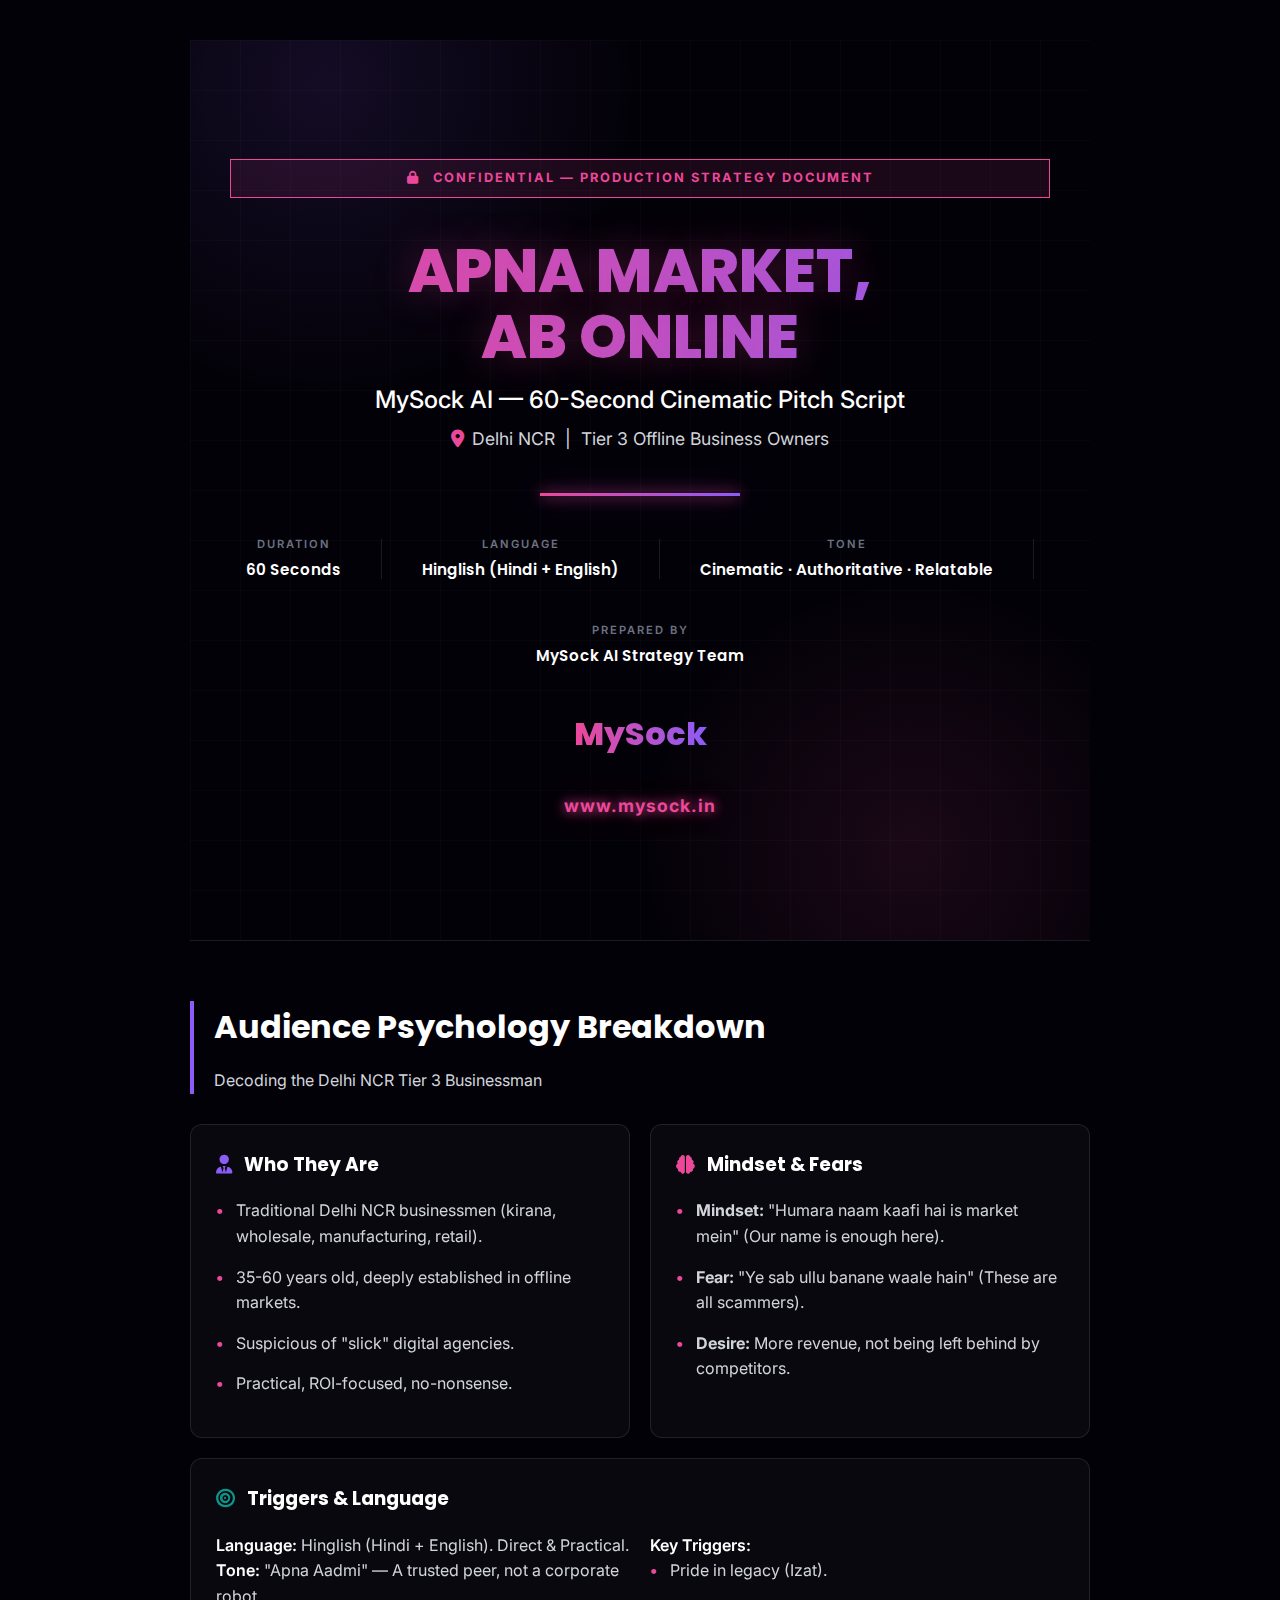
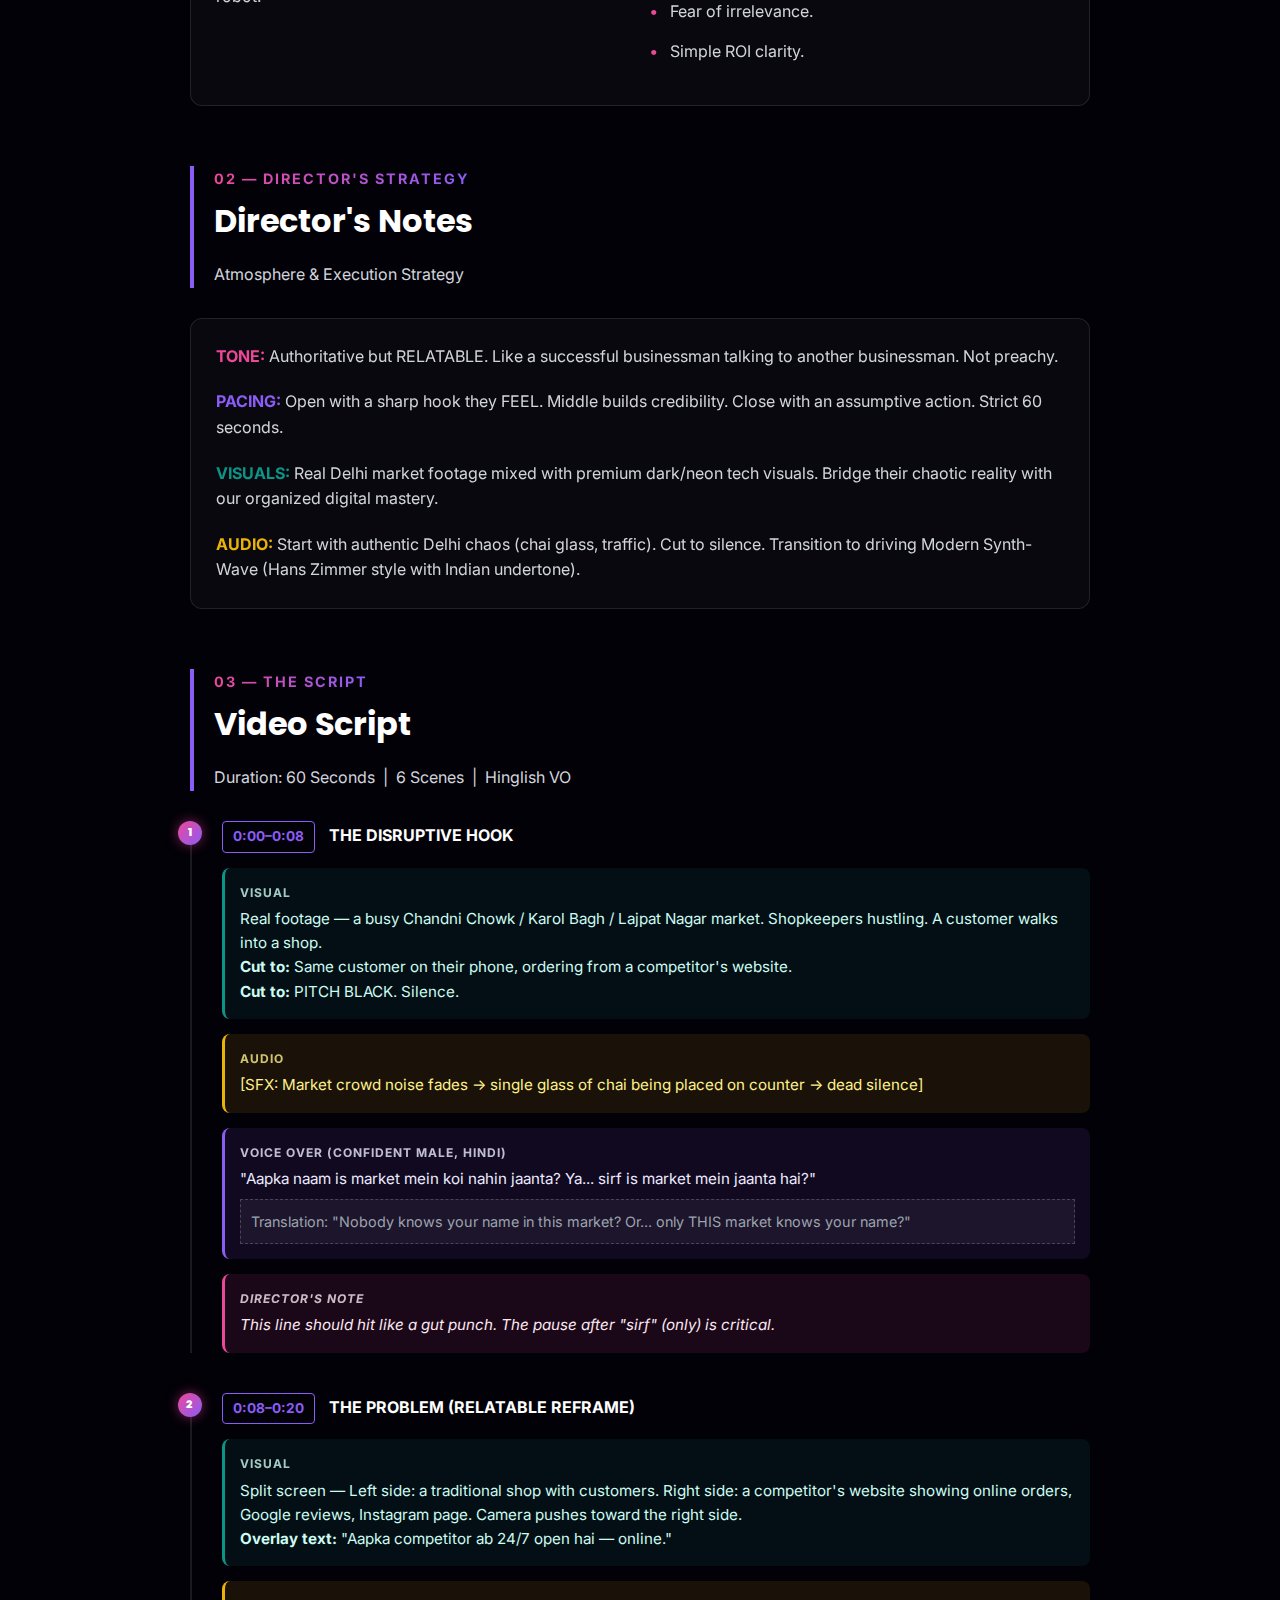
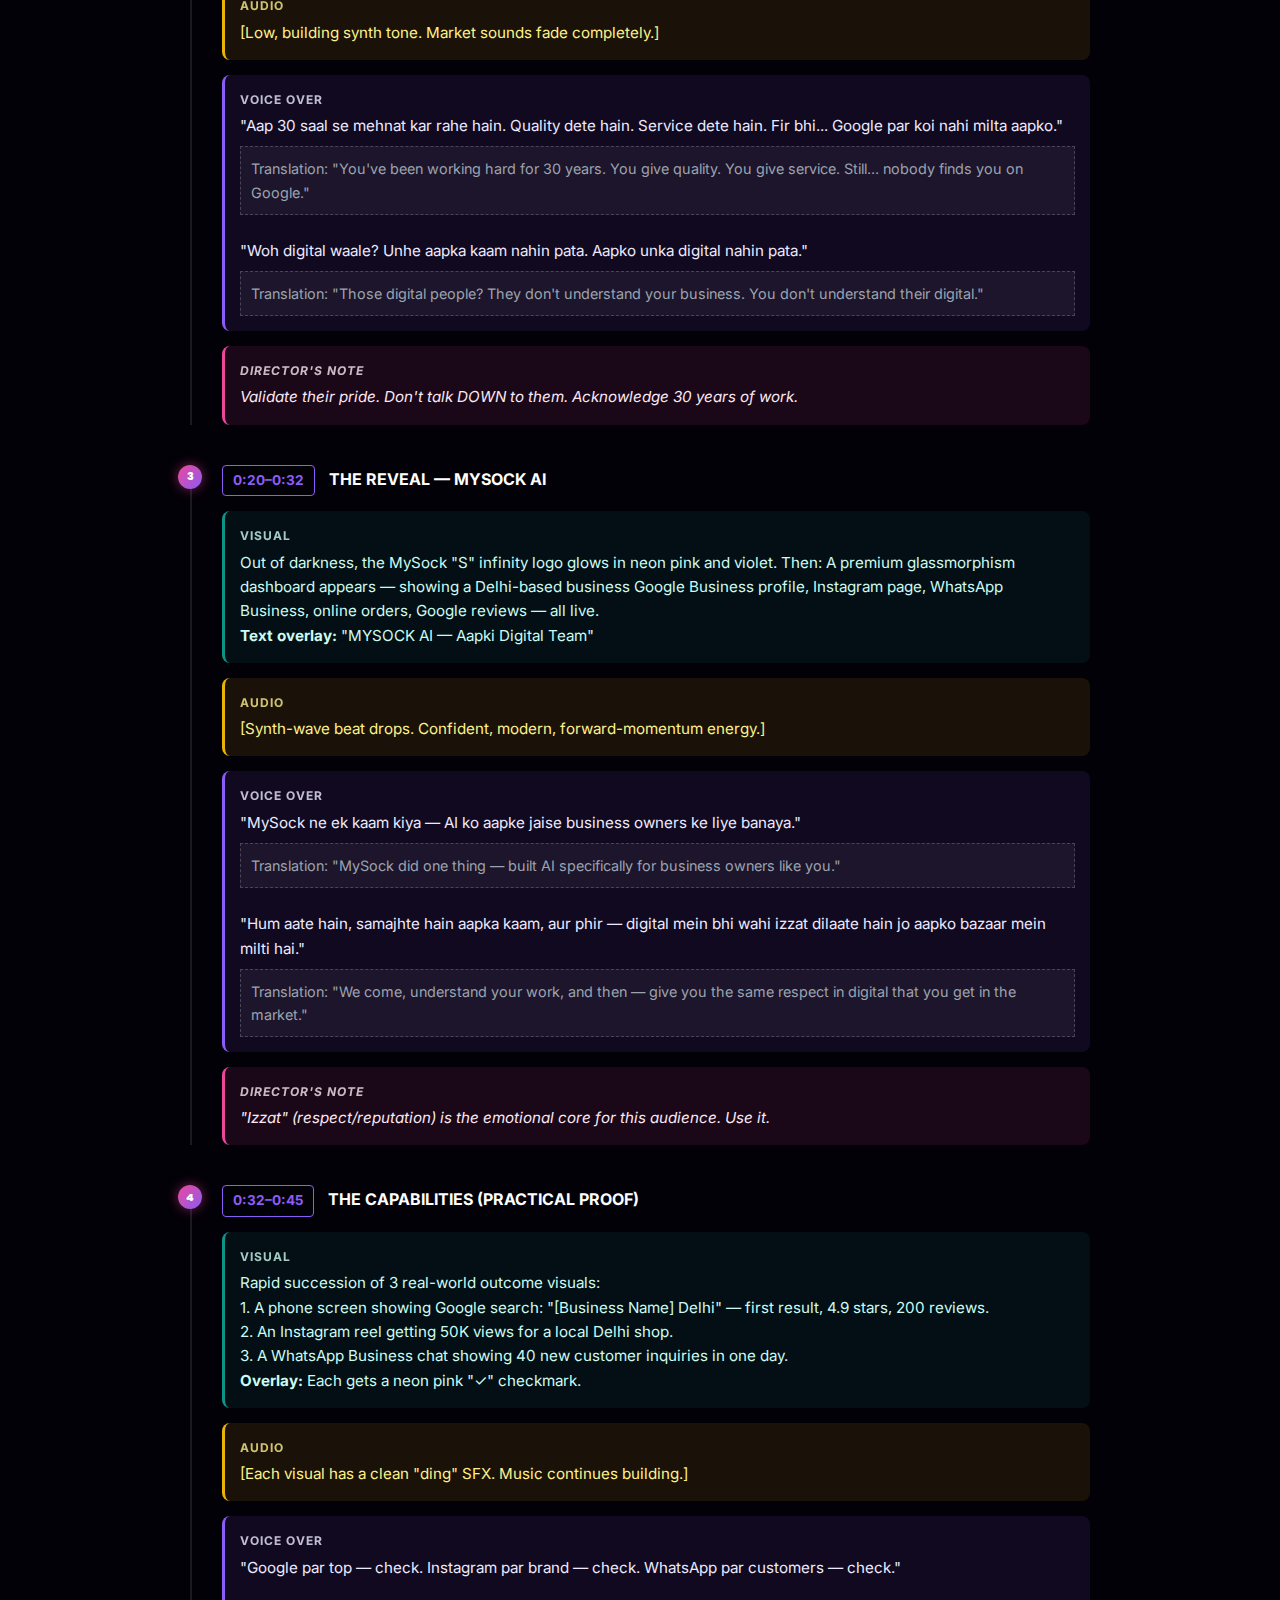
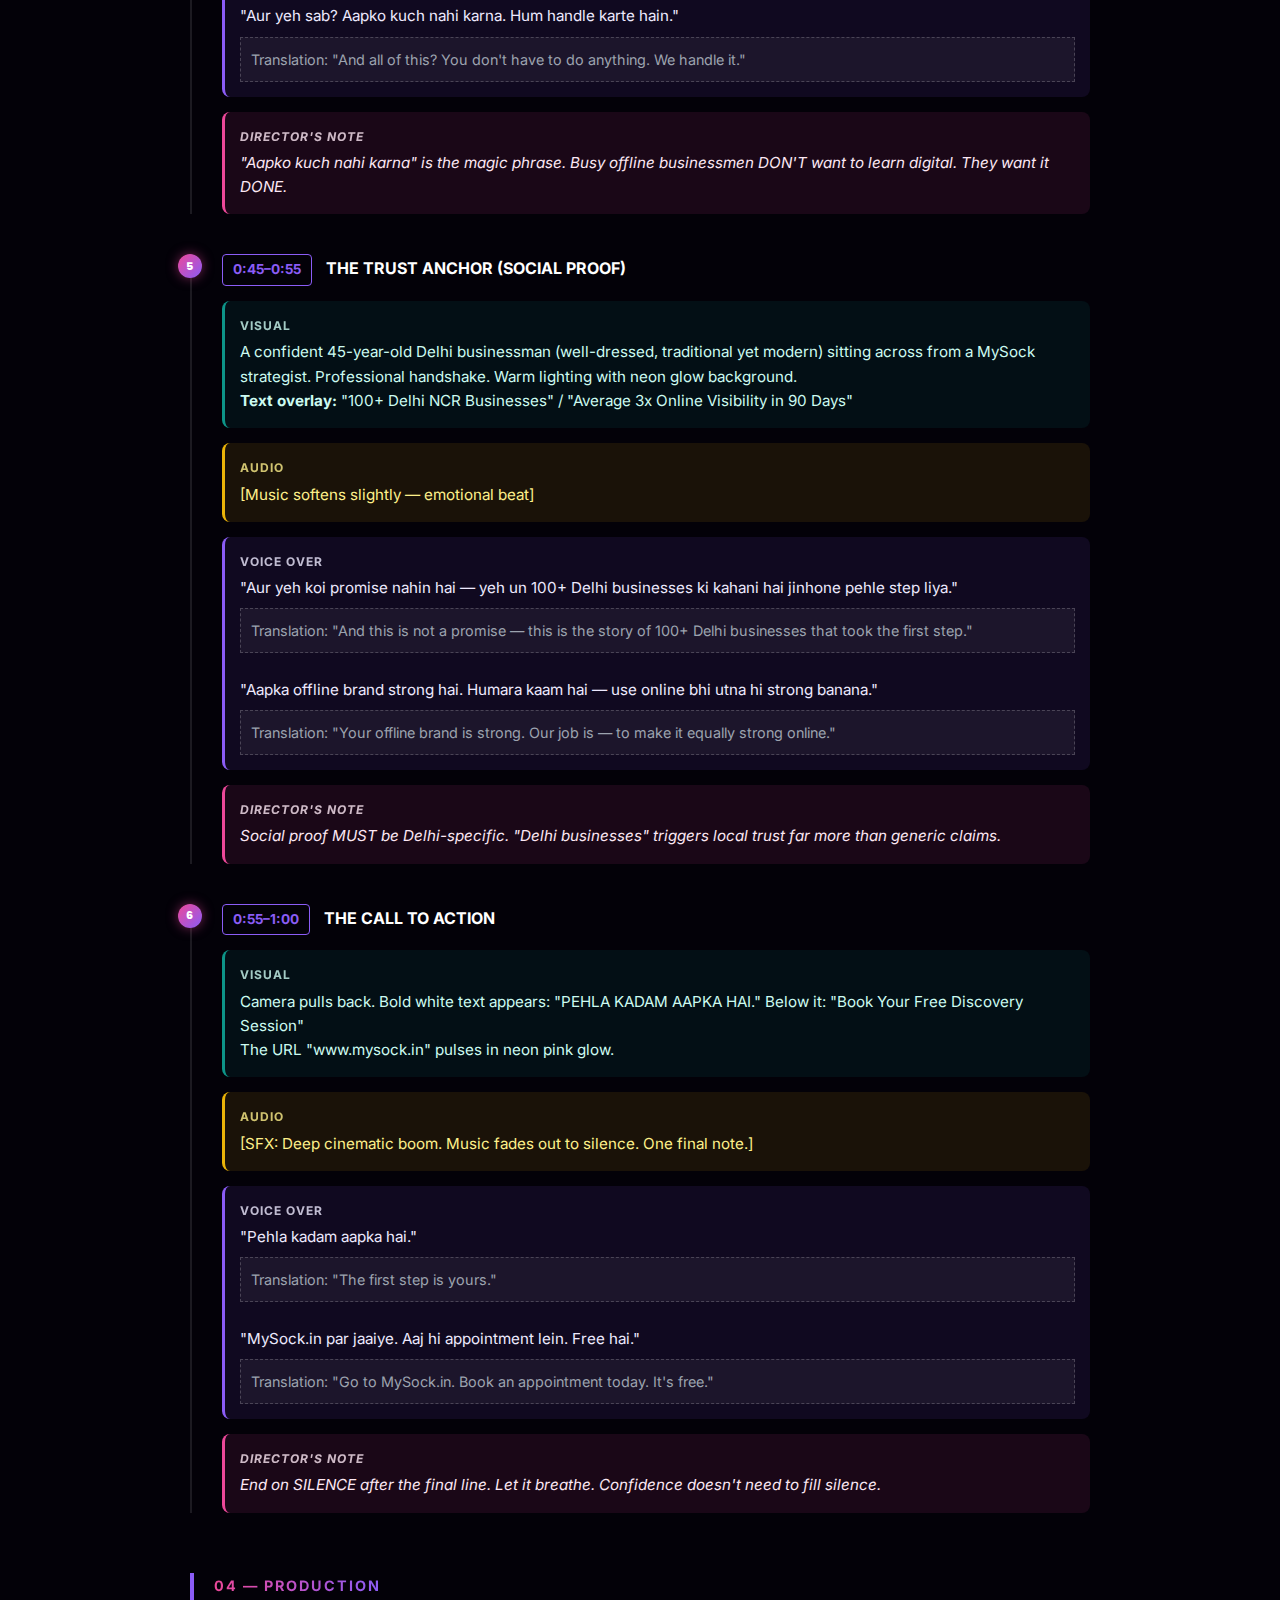
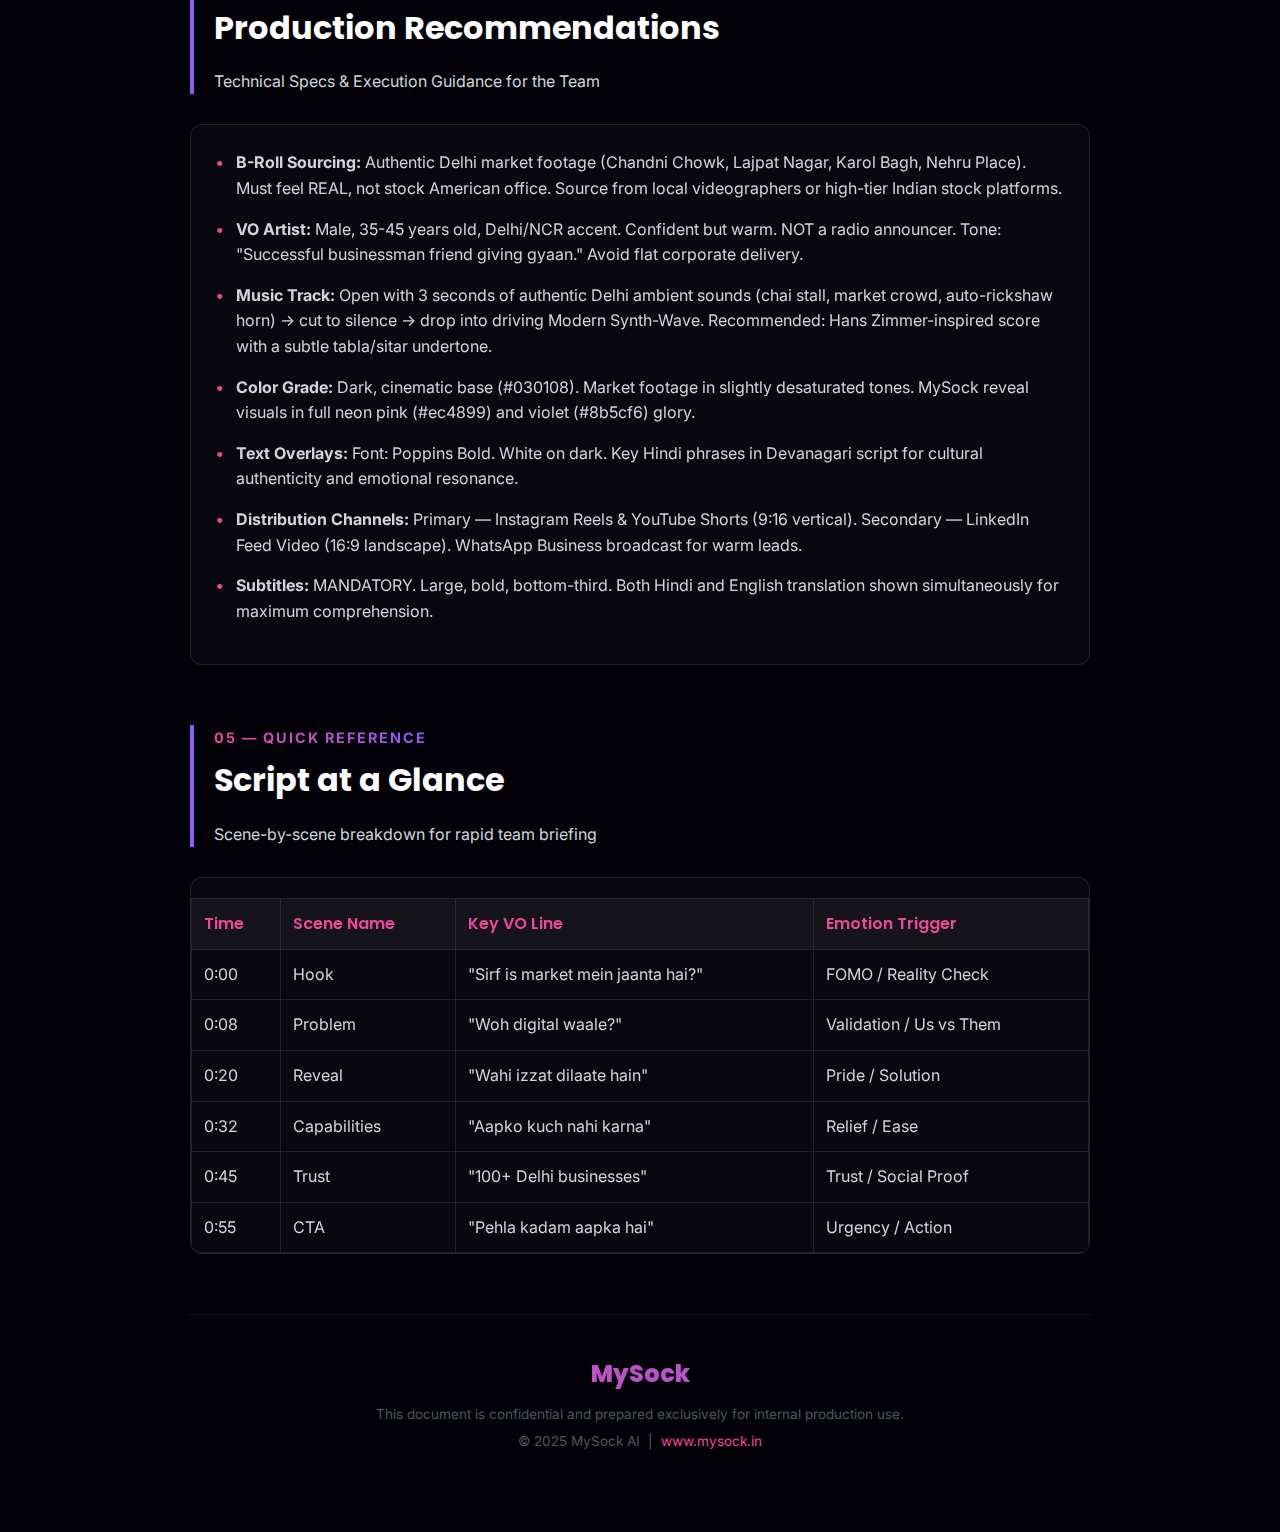
<file: PPT/Scripts/Index.html>
<!DOCTYPE html>
<html lang="en" data-theme="light" style=""><head>
    <meta charset="UTF-8">
    <meta name="viewport" content="width=device-width, initial-scale=1.0">
    <title>MySock Script | Apna Market, Ab Online</title>

    <!-- Google Fonts -->
    <link rel="preconnect" href="https://fonts.googleapis.com">
    <link rel="preconnect" href="https://fonts.gstatic.com" crossorigin="">
    <link href="https://fonts.googleapis.com/css2?family=Inter:wght@300;400;500;600&amp;family=Poppins:wght@500;600;700;800&amp;display=swap" rel="stylesheet">

    <!-- FontAwesome -->
    <link rel="stylesheet" href="https://cdnjs.cloudflare.com/ajax/libs/font-awesome/6.4.0/css/all.min.css">

    <style>
      :root {
        --bg-dark: #030108;
        --neon-pink: #ec4899;
        --neon-violet: #8b5cf6;
        --text-white: #ffffff;
        --text-gray: #d1d5db;
        --glass-bg: rgba(255, 255, 255, 0.03);
        --glass-border: rgba(255, 255, 255, 0.1);
        --cue-visual: #0d9488; /* Dark Teal */
        --cue-audio: #eab308; /* Yellow */
        --cue-vo: #8b5cf6; /* Violet */
        --cue-note: #ec4899; /* Pink */
      }

      body {
        background-color: var(--bg-dark);
        color: var(--text-gray);
        font-family: 'Inter', sans-serif;
        margin: 0;
        padding: 0;
        line-height: 1.6;
      }

      .container {
        max-width: 900px;
        margin: 0 auto;
        padding: 40px;
      }

      /* Typography */
      h1,
      h2,
      h3,
      h4 {
        font-family: 'Poppins', sans-serif;
        color: var(--text-white);
        margin-top: 0;
      }

      .gradient-text {
        background: linear-gradient(90deg, var(--neon-pink), var(--neon-violet));
        -webkit-background-clip: text;
        -webkit-text-fill-color: transparent;
        background-clip: text;
      }

      /* Cover Page */
      .cover-page {
        min-height: 100vh;
        display: flex;
        flex-direction: column;
        justify-content: center;
        align-items: center;
        text-align: center;
        border-bottom: 1px solid var(--glass-border);
        margin-bottom: 60px;
        position: relative;
        overflow: hidden;
      }

      .cover-page::before {
        content: '';
        position: absolute;
        top: -30%; left: -20%;
        width: 70%; height: 70%;
        background: radial-gradient(circle, rgba(139, 92, 246, 0.12) 0%, transparent 70%);
        border-radius: 50%;
        pointer-events: none;
      }

      .cover-page::after {
        content: '';
        position: absolute;
        bottom: -20%; right: -10%;
        width: 60%; height: 60%;
        background: radial-gradient(circle, rgba(236, 72, 153, 0.10) 0%, transparent 70%);
        border-radius: 50%;
        pointer-events: none;
      }

      .cover-inner {
        position: relative;
        z-index: 2;
        padding: 40px;
      }

      .cover-bg-grid {
        position: absolute;
        top: 0; left: 0; right: 0; bottom: 0;
        background-image:
          linear-gradient(rgba(255,255,255,0.02) 1px, transparent 1px),
          linear-gradient(90deg, rgba(255,255,255,0.02) 1px, transparent 1px);
        background-size: 50px 50px;
        z-index: 1;
        pointer-events: none;
      }

      .badge {
        border: 1px solid var(--neon-pink);
        color: var(--neon-pink);
        padding: 8px 16px;
        text-transform: uppercase;
        letter-spacing: 2px;
        font-size: 0.8rem;
        font-weight: 700;
        margin-bottom: 40px;
        background: rgba(236, 72, 153, 0.1);
      }

      .cover-title {
        font-size: 3.8rem;
        line-height: 1.1;
        margin-bottom: 10px;
        text-transform: uppercase;
        font-weight: 800;
        text-shadow: 0 0 40px rgba(236, 72, 153, 0.3);
      }

      .cover-subtitle {
        font-size: 1.5rem;
        color: var(--text-white);
        margin-bottom: 5px;
        font-weight: 500;
      }

      .cover-target {
        font-family: 'Inter', sans-serif;
        color: var(--text-gray);
        font-size: 1.1rem;
        margin-bottom: 40px;
      }

      .neon-rule {
        height: 3px;
        width: 200px;
        background: linear-gradient(90deg, var(--neon-pink), var(--neon-violet));
        margin: 0 auto 40px auto;
        box-shadow: 0 0 15px var(--neon-pink), 0 0 30px rgba(139,92,246,0.4);
      }

      .brand-footer {
        margin-top: 60px;
        font-size: 1.2rem;
      }

      .url-glow {
        color: var(--neon-pink);
        text-decoration: none;
        text-shadow: 0 0 12px var(--neon-pink), 0 0 30px rgba(236,72,153,0.4);
        font-weight: 700;
        font-size: 1.1rem;
        letter-spacing: 1px;
      }

      /* Sections */
      .section {
        margin-bottom: 60px;
      }

      .section-header {
        border-left: 4px solid var(--neon-violet);
        padding-left: 20px;
        margin-bottom: 30px;
      }

      .section-title {
        font-size: 2rem;
        margin-bottom: 5px;
      }

      /* Cards & Grid */
      .grid-2 {
        display: grid;
        grid-template-columns: 1fr 1fr;
        gap: 20px;
      }

      .glass-panel {
        background: var(--glass-bg);
        backdrop-filter: blur(10px);
        border: 1px solid var(--glass-border);
        padding: 25px;
        border-radius: 12px;
      }

      .psych-list {
        list-style: none;
        padding: 0;
        margin: 0;
      }

      .psych-list li {
        margin-bottom: 15px;
        padding-left: 20px;
        position: relative;
      }

      .psych-list li::before {
        content: '•';
        color: var(--neon-pink);
        position: absolute;
        left: 0;
        font-weight: bold;
      }

      .highlight {
        color: var(--text-white);
        font-weight: 600;
      }

      /* Script Timeline */
      .script-scene {
        position: relative;
        padding-left: 30px;
        margin-bottom: 40px;
        border-left: 2px solid var(--glass-border);
      }

      .timestamp {
        background: var(--bg-dark);
        border: 1px solid var(--neon-violet);
        color: var(--neon-violet);
        padding: 4px 10px;
        font-size: 0.85rem;
        font-weight: 700;
        border-radius: 4px;
        display: inline-block;
        margin-bottom: 15px;
      }

      .scene-title {
        display: inline-block;
        margin-left: 10px;
        font-weight: 700;
        color: var(--text-white);
        text-transform: uppercase;
      }

      /* Callout Boxes */
      .box {
        padding: 15px;
        border-radius: 8px;
        margin-bottom: 15px;
        font-size: 0.95rem;
      }

      .box-visual {
        background: rgba(13, 148, 136, 0.1);
        border-left: 3px solid var(--cue-visual);
        color: #ccfbf1;
      }

      .box-audio {
        background: rgba(234, 179, 8, 0.1);
        border-left: 3px solid var(--cue-audio);
        color: #fef08a;
      }

      .box-vo {
        background: rgba(139, 92, 246, 0.1);
        border-left: 3px solid var(--cue-vo);
        color: #ede9fe;
      }

      .box-note {
        background: rgba(236, 72, 153, 0.1);
        border-left: 3px solid var(--cue-note);
        color: #fce7f3;
        font-style: italic;
      }

      .box-translation {
        background: rgba(255, 255, 255, 0.05);
        border: 1px dashed rgba(255, 255, 255, 0.2);
        padding: 10px;
        margin-top: 8px;
        font-size: 0.9rem;
        color: #9ca3af;
      }

      .label {
        font-weight: 700;
        font-size: 0.75rem;
        text-transform: uppercase;
        letter-spacing: 1px;
        display: block;
        margin-bottom: 5px;
        opacity: 0.8;
      }

      /* Table */
      table {
        width: 100%;
        border-collapse: collapse;
        color: var(--text-gray);
        margin-top: 20px;
      }

      th,
      td {
        border: 1px solid var(--glass-border);
        padding: 12px;
        text-align: left;
      }

      th {
        background: rgba(255, 255, 255, 0.05);
        color: var(--neon-pink);
        font-family: 'Poppins', sans-serif;
        font-weight: 600;
      }

      tr:hover td {
        background: rgba(255, 255, 255, 0.02);
      }

      /* Icons */
      .icon-mr {
        margin-right: 8px;
      }

      /* Progress dots for scene numbers */
      .scene-number {
        position: absolute;
        left: -14px;
        top: 0;
        width: 24px;
        height: 24px;
        border-radius: 50%;
        background: linear-gradient(135deg, var(--neon-pink), var(--neon-violet));
        display: flex;
        align-items: center;
        justify-content: center;
        font-size: 0.7rem;
        font-weight: 800;
        color: white;
        font-family: 'Poppins', sans-serif;
        box-shadow: 0 0 12px rgba(236,72,153,0.5);
      }

      /* Section number accent */
      .section-num {
        display: inline-block;
        background: linear-gradient(90deg, var(--neon-pink), var(--neon-violet));
        -webkit-background-clip: text;
        -webkit-text-fill-color: transparent;
        background-clip: text;
        font-size: 0.9rem;
        font-weight: 700;
        letter-spacing: 2px;
        text-transform: uppercase;
        margin-bottom: 5px;
      }

      /* Cover meta info bar */
      .cover-meta-bar {
        display: flex;
        gap: 40px;
        justify-content: center;
        align-items: center;
        margin: 30px 0;
        flex-wrap: wrap;
      }

      .meta-item {
        display: flex;
        flex-direction: column;
        align-items: center;
        gap: 4px;
      }

      .meta-label {
        font-size: 0.7rem;
        letter-spacing: 2px;
        text-transform: uppercase;
        color: #6b7280;
        font-weight: 600;
      }

      .meta-value {
        font-size: 0.95rem;
        color: var(--text-white);
        font-weight: 600;
        font-family: 'Poppins', sans-serif;
      }

      .meta-divider {
        width: 1px;
        height: 40px;
        background: var(--glass-border);
      }

      /* Psych trigger badge */
      .trigger-badge {
        display: inline-block;
        background: rgba(236, 72, 153, 0.12);
        border: 1px solid rgba(236, 72, 153, 0.3);
        color: var(--neon-pink);
        font-size: 0.75rem;
        font-weight: 700;
        padding: 3px 10px;
        border-radius: 20px;
        letter-spacing: 1px;
        text-transform: uppercase;
        margin-left: 8px;
      }

      .psych-card {
        background: rgba(139, 92, 246, 0.05);
        border: 1px solid rgba(139, 92, 246, 0.2);
        border-radius: 10px;
        padding: 20px;
      }

      .psych-card h4 {
        color: var(--neon-violet);
        font-size: 0.85rem;
        letter-spacing: 2px;
        text-transform: uppercase;
        margin-bottom: 12px;
      }
    </style>
  </head>
  <body style="">
    <div class="container">
      <!-- 1. COVER PAGE -->
      <div class="cover-page">
        <div class="cover-bg-grid"></div>
        <div class="cover-inner">
          <div class="badge"><i class="fas fa-lock icon-mr"></i> Confidential — Production Strategy Document</div>

          <h1 class="cover-title gradient-text">APNA MARKET,<br>AB ONLINE</h1>
          <div class="cover-subtitle">MySock AI — 60-Second Cinematic Pitch Script</div>
          <div class="cover-target"><i class="fas fa-map-marker-alt icon-mr" style="color: var(--neon-pink)"></i>Delhi NCR &nbsp;|&nbsp; Tier 3 Offline Business Owners</div>

          <div class="neon-rule"></div>

          <div class="cover-meta-bar">
            <div class="meta-item">
              <span class="meta-label">Duration</span>
              <span class="meta-value">60 Seconds</span>
            </div>
            <div class="meta-divider"></div>
            <div class="meta-item">
              <span class="meta-label">Language</span>
              <span class="meta-value">Hinglish (Hindi + English)</span>
            </div>
            <div class="meta-divider"></div>
            <div class="meta-item">
              <span class="meta-label">Tone</span>
              <span class="meta-value">Cinematic · Authoritative · Relatable</span>
            </div>
            <div class="meta-divider"></div>
            <div class="meta-item">
              <span class="meta-label">Prepared by</span>
              <span class="meta-value">MySock AI Strategy Team</span>
            </div>
          </div>

          <div class="brand-footer" style="margin-top: 40px;">
            <span class="gradient-text" style="font-weight: 800; font-family: 'Poppins'; font-size: 2rem;">MySock</span>
            <br><br>
            <a href="https://www.mysock.in" class="url-glow">www.mysock.in</a>
          </div>
        </div>
      </div>

      <!-- 2. AUDIENCE PSYCHOLOGY -->
      <div class="section">
        <div class="section-header">
          <h2 class="section-title">Audience Psychology Breakdown</h2>
          <p>Decoding the Delhi NCR Tier 3 Businessman</p>
        </div>

        <div class="grid-2">
          <div class="glass-panel">
            <h3><i class="fas fa-user-tie icon-mr" style="color: var(--neon-violet)"></i> Who They Are</h3>
            <ul class="psych-list">
              <li>Traditional Delhi NCR businessmen (kirana, wholesale, manufacturing, retail).</li>
              <li>35-60 years old, deeply established in offline markets.</li>
              <li>Suspicious of "slick" digital agencies.</li>
              <li>Practical, ROI-focused, no-nonsense.</li>
            </ul>
          </div>

          <div class="glass-panel">
            <h3><i class="fas fa-brain icon-mr" style="color: var(--neon-pink)"></i> Mindset &amp; Fears</h3>
            <ul class="psych-list">
              <li><strong>Mindset:</strong> "Humara naam kaafi hai is market mein" (Our name is enough here).</li>
              <li><strong>Fear:</strong> "Ye sab ullu banane waale hain" (These are all scammers).</li>
              <li><strong>Desire:</strong> More revenue, not being left behind by competitors.</li>
            </ul>
          </div>
        </div>

        <div class="glass-panel" style="margin-top: 20px">
          <h3><i class="fas fa-bullseye icon-mr" style="color: var(--cue-visual)"></i> Triggers &amp; Language</h3>
          <div class="grid-2">
            <div>
              <span class="highlight">Language:</span> Hinglish (Hindi + English). Direct &amp; Practical.<br>
              <span class="highlight">Tone:</span> "Apna Aadmi" — A trusted peer, not a corporate robot.
            </div>
            <div>
              <span class="highlight">Key Triggers:</span>
              <ul class="psych-list">
                <li>Pride in legacy (Izat).</li>
                <li>Fear of irrelevance.</li>
                <li>Simple ROI clarity.</li>
              </ul>
            </div>
          </div>
        </div>
      </div>

      <!-- 3. DIRECTOR'S NOTES -->
      <div class="section">
        <div class="section-header">
          <div class="section-num">02 — Director's Strategy</div>
          <h2 class="section-title">Director's Notes</h2>
          <p>Atmosphere &amp; Execution Strategy</p>
        </div>

        <div class="glass-panel">
          <div style="margin-bottom: 20px">
            <strong style="color: var(--neon-pink)">TONE:</strong> Authoritative but RELATABLE. Like a successful
            businessman talking to another businessman. Not preachy.
          </div>
          <div style="margin-bottom: 20px">
            <strong style="color: var(--neon-violet)">PACING:</strong> Open with a sharp hook they FEEL. Middle builds
            credibility. Close with an assumptive action. Strict 60 seconds.
          </div>
          <div style="margin-bottom: 20px">
            <strong style="color: var(--cue-visual)">VISUALS:</strong> Real Delhi market footage mixed with premium
            dark/neon tech visuals. Bridge their chaotic reality with our organized digital mastery.
          </div>
          <div>
            <strong style="color: var(--cue-audio)">AUDIO:</strong> Start with authentic Delhi chaos (chai glass,
            traffic). Cut to silence. Transition to driving Modern Synth-Wave (Hans Zimmer style with Indian undertone).
          </div>
        </div>
      </div>

      <!-- 4. FULL SCRIPT -->
      <div class="section">
        <div class="section-header">
          <div class="section-num">03 — The Script</div>
          <h2 class="section-title">Video Script</h2>
          <p>Duration: 60 Seconds &nbsp;|&nbsp; 6 Scenes &nbsp;|&nbsp; Hinglish VO</p>
        </div>

        <!-- Scene 1 -->
        <div class="script-scene">
          <div class="scene-number">1</div>
          <span class="timestamp">0:00–0:08</span> <span class="scene-title">THE DISRUPTIVE HOOK</span>

          <div class="box box-visual">
            <span class="label">VISUAL</span>
            Real footage — a busy Chandni Chowk / Karol Bagh / Lajpat Nagar market. Shopkeepers hustling. A customer
            walks into a shop.<br>
            <strong>Cut to:</strong> Same customer on their phone, ordering from a competitor's website.<br>
            <strong>Cut to:</strong> PITCH BLACK. Silence.
          </div>

          <div class="box box-audio">
            <span class="label">AUDIO</span>
            [SFX: Market crowd noise fades → single glass of chai being placed on counter → dead silence]
          </div>

          <div class="box box-vo">
            <span class="label">VOICE OVER (Confident Male, Hindi)</span>
            "Aapka naam is market mein koi nahin jaanta? Ya... sirf is market mein jaanta hai?"
            <div class="box-translation">
              Translation: "Nobody knows your name in this market? Or... only THIS market knows your name?"
            </div>
          </div>

          <div class="box box-note">
            <span class="label">DIRECTOR'S NOTE</span>
            This line should hit like a gut punch. The pause after "sirf" (only) is critical.
          </div>
        </div>

        <!-- Scene 2 -->
        <div class="script-scene">
          <div class="scene-number">2</div>
          <span class="timestamp">0:08–0:20</span> <span class="scene-title">THE PROBLEM (RELATABLE REFRAME)</span>

          <div class="box box-visual">
            <span class="label">VISUAL</span>
            Split screen — Left side: a traditional shop with customers. Right side: a competitor's website showing
            online orders, Google reviews, Instagram page. Camera pushes toward the right side.<br>
            <strong>Overlay text:</strong> "Aapka competitor ab 24/7 open hai — online."
          </div>

          <div class="box box-audio">
            <span class="label">AUDIO</span>
            [Low, building synth tone. Market sounds fade completely.]
          </div>

          <div class="box box-vo">
            <span class="label">VOICE OVER</span>
            "Aap 30 saal se mehnat kar rahe hain. Quality dete hain. Service dete hain. Fir bhi... Google par koi nahi
            milta aapko."
            <div class="box-translation">
              Translation: "You've been working hard for 30 years. You give quality. You give service. Still... nobody
              finds you on Google."
            </div>
            <br>
            "Woh digital waale? Unhe aapka kaam nahin pata. Aapko unka digital nahin pata."
            <div class="box-translation">
              Translation: "Those digital people? They don't understand your business. You don't understand their
              digital."
            </div>
          </div>

          <div class="box box-note">
            <span class="label">DIRECTOR'S NOTE</span>
            Validate their pride. Don't talk DOWN to them. Acknowledge 30 years of work.
          </div>
        </div>

        <!-- Scene 3 -->
        <div class="script-scene">
          <div class="scene-number">3</div>
          <span class="timestamp">0:20–0:32</span> <span class="scene-title">THE REVEAL — MYSOCK AI</span>

          <div class="box box-visual">
            <span class="label">VISUAL</span>
            Out of darkness, the MySock "S" infinity logo glows in neon pink and violet. Then: A premium glassmorphism
            dashboard appears — showing a Delhi-based business Google Business profile, Instagram page, WhatsApp
            Business, online orders, Google reviews — all live.<br>
            <strong>Text overlay:</strong> "MYSOCK AI — Aapki Digital Team"
          </div>

          <div class="box box-audio">
            <span class="label">AUDIO</span>
            [Synth-wave beat drops. Confident, modern, forward-momentum energy.]
          </div>

          <div class="box box-vo">
            <span class="label">VOICE OVER</span>
            "MySock ne ek kaam kiya — AI ko aapke jaise business owners ke liye banaya."
            <div class="box-translation">
              Translation: "MySock did one thing — built AI specifically for business owners like you."
            </div>
            <br>
            "Hum aate hain, samajhte hain aapka kaam, aur phir — digital mein bhi wahi izzat dilaate hain jo aapko
            bazaar mein milti hai."
            <div class="box-translation">
              Translation: "We come, understand your work, and then — give you the same respect in digital that you get
              in the market."
            </div>
          </div>

          <div class="box box-note">
            <span class="label">DIRECTOR'S NOTE</span>
            "Izzat" (respect/reputation) is the emotional core for this audience. Use it.
          </div>
        </div>

        <!-- Scene 4 -->
        <div class="script-scene">
          <div class="scene-number">4</div>
          <span class="timestamp">0:32–0:45</span> <span class="scene-title">THE CAPABILITIES (PRACTICAL PROOF)</span>

          <div class="box box-visual">
            <span class="label">VISUAL</span>
            Rapid succession of 3 real-world outcome visuals:<br>
            1. A phone screen showing Google search: "[Business Name] Delhi" — first result, 4.9 stars, 200 reviews.<br>
            2. An Instagram reel getting 50K views for a local Delhi shop.<br>
            3. A WhatsApp Business chat showing 40 new customer inquiries in one day.<br>
            <strong>Overlay:</strong> Each gets a neon pink "✓" checkmark.
          </div>

          <div class="box box-audio">
            <span class="label">AUDIO</span>
            [Each visual has a clean "ding" SFX. Music continues building.]
          </div>

          <div class="box box-vo">
            <span class="label">VOICE OVER</span>
            "Google par top — check. Instagram par brand — check. WhatsApp par customers — check."
            <br><br>
            "Aur yeh sab? Aapko kuch nahi karna. Hum handle karte hain."
            <div class="box-translation">
              Translation: "And all of this? You don't have to do anything. We handle it."
            </div>
          </div>

          <div class="box box-note">
            <span class="label">DIRECTOR'S NOTE</span>
            "Aapko kuch nahi karna" is the magic phrase. Busy offline businessmen DON'T want to learn digital. They want
            it DONE.
          </div>
        </div>

        <!-- Scene 5 -->
        <div class="script-scene">
          <div class="scene-number">5</div>
          <span class="timestamp">0:45–0:55</span> <span class="scene-title">THE TRUST ANCHOR (SOCIAL PROOF)</span>

          <div class="box box-visual">
            <span class="label">VISUAL</span>
            A confident 45-year-old Delhi businessman (well-dressed, traditional yet modern) sitting across from a
            MySock strategist. Professional handshake. Warm lighting with neon glow background.<br>
            <strong>Text overlay:</strong> "100+ Delhi NCR Businesses" / "Average 3x Online Visibility in 90 Days"
          </div>

          <div class="box box-audio">
            <span class="label">AUDIO</span>
            [Music softens slightly — emotional beat]
          </div>

          <div class="box box-vo">
            <span class="label">VOICE OVER</span>
            "Aur yeh koi promise nahin hai — yeh un 100+ Delhi businesses ki kahani hai jinhone pehle step liya."
            <div class="box-translation">
              Translation: "And this is not a promise — this is the story of 100+ Delhi businesses that took the first
              step."
            </div>
            <br>
            "Aapka offline brand strong hai. Humara kaam hai — use online bhi utna hi strong banana."
            <div class="box-translation">
              Translation: "Your offline brand is strong. Our job is — to make it equally strong online."
            </div>
          </div>

          <div class="box box-note">
            <span class="label">DIRECTOR'S NOTE</span>
            Social proof MUST be Delhi-specific. "Delhi businesses" triggers local trust far more than generic claims.
          </div>
        </div>

        <!-- Scene 6 -->
        <div class="script-scene">
          <div class="scene-number">6</div>
          <span class="timestamp">0:55–1:00</span> <span class="scene-title">THE CALL TO ACTION</span>

          <div class="box box-visual">
            <span class="label">VISUAL</span>
            Camera pulls back. Bold white text appears: "PEHLA KADAM AAPKA HAI." Below it: "Book Your Free Discovery
            Session"<br>
            The URL "www.mysock.in" pulses in neon pink glow.
          </div>

          <div class="box box-audio">
            <span class="label">AUDIO</span>
            [SFX: Deep cinematic boom. Music fades out to silence. One final note.]
          </div>

          <div class="box box-vo">
            <span class="label">VOICE OVER</span>
            "Pehla kadam aapka hai."
            <div class="box-translation">Translation: "The first step is yours."</div>
            <br>
            "MySock.in par jaaiye. Aaj hi appointment lein. Free hai."
            <div class="box-translation">Translation: "Go to MySock.in. Book an appointment today. It's free."</div>
          </div>

          <div class="box box-note">
            <span class="label">DIRECTOR'S NOTE</span>
            End on SILENCE after the final line. Let it breathe. Confidence doesn't need to fill silence.
          </div>
        </div>
      </div>

      <!-- 5. PRODUCTION RECOMMENDATIONS -->
      <div class="section">
        <div class="section-header">
          <div class="section-num">04 — Production</div>
          <h2 class="section-title">Production Recommendations</h2>
          <p>Technical Specs &amp; Execution Guidance for the Team</p>
        </div>

        <div class="glass-panel">
          <ul class="psych-list">
            <li>
              <strong>B-Roll Sourcing:</strong> Authentic Delhi market footage (Chandni Chowk, Lajpat Nagar, Karol Bagh, Nehru
              Place). Must feel REAL, not stock American office. Source from local videographers or high-tier Indian stock platforms.
            </li>
            <li>
              <strong>VO Artist:</strong> Male, 35-45 years old, Delhi/NCR accent. Confident but warm. NOT a radio
              announcer. Tone: "Successful businessman friend giving gyaan." Avoid flat corporate delivery.
            </li>
            <li>
              <strong>Music Track:</strong> Open with 3 seconds of authentic Delhi ambient sounds (chai stall, market crowd, auto-rickshaw horn) → cut to silence → drop into driving Modern Synth-Wave. Recommended: Hans Zimmer-inspired score with a subtle tabla/sitar undertone.
            </li>
            <li>
              <strong>Color Grade:</strong> Dark, cinematic base (#030108). Market footage in slightly desaturated tones. MySock reveal visuals in full neon pink (#ec4899) and violet (#8b5cf6) glory.
            </li>
            <li>
              <strong>Text Overlays:</strong> Font: Poppins Bold. White on dark. Key Hindi phrases in Devanagari script for cultural authenticity and emotional resonance.
            </li>
            <li>
              <strong>Distribution Channels:</strong> Primary — Instagram Reels &amp; YouTube Shorts (9:16 vertical). Secondary — LinkedIn Feed Video (16:9 landscape). WhatsApp Business broadcast for warm leads.
            </li>
            <li>
              <strong>Subtitles:</strong> MANDATORY. Large, bold, bottom-third. Both Hindi and English translation shown simultaneously for maximum comprehension.
            </li>
          </ul>
        </div>
      </div>

      <!-- 6. SUMMARY TABLE -->
      <div class="section">
        <div class="section-header">
          <div class="section-num">05 — Quick Reference</div>
          <h2 class="section-title">Script at a Glance</h2>
          <p>Scene-by-scene breakdown for rapid team briefing</p>
        </div>

        <div class="glass-panel" style="padding: 0; overflow: hidden">
          <table>
            <thead>
              <tr>
                <th>Time</th>
                <th>Scene Name</th>
                <th>Key VO Line</th>
                <th>Emotion Trigger</th>
              </tr>
            </thead>
            <tbody>
              <tr>
                <td>0:00</td>
                <td>Hook</td>
                <td>"Sirf is market mein jaanta hai?"</td>
                <td>FOMO / Reality Check</td>
              </tr>
              <tr>
                <td>0:08</td>
                <td>Problem</td>
                <td>"Woh digital waale?"</td>
                <td>Validation / Us vs Them</td>
              </tr>
              <tr>
                <td>0:20</td>
                <td>Reveal</td>
                <td>"Wahi izzat dilaate hain"</td>
                <td>Pride / Solution</td>
              </tr>
              <tr>
                <td>0:32</td>
                <td>Capabilities</td>
                <td>"Aapko kuch nahi karna"</td>
                <td>Relief / Ease</td>
              </tr>
              <tr>
                <td>0:45</td>
                <td>Trust</td>
                <td>"100+ Delhi businesses"</td>
                <td>Trust / Social Proof</td>
              </tr>
              <tr>
                <td>0:55</td>
                <td>CTA</td>
                <td>"Pehla kadam aapka hai"</td>
                <td>Urgency / Action</td>
              </tr>
            </tbody>
          </table>
        </div>
      </div>

      <!-- FOOTER -->
      <div style="border-top: 1px solid rgba(255,255,255,0.08); margin-top: 40px; padding: 40px 0; text-align: center;">
        <div class="gradient-text" style="font-family:'Poppins',sans-serif; font-weight:800; font-size:1.5rem; margin-bottom:10px;">MySock</div>
        <p style="font-size:0.85rem; color:#4b5563; margin:0;">This document is confidential and prepared exclusively for internal production use.</p>
        <p style="font-size:0.85rem; color:#4b5563; margin:5px 0 0;">© 2025 MySock AI &nbsp;|&nbsp; <a href="https://www.mysock.in" style="color:var(--neon-pink); text-decoration:none;">www.mysock.in</a></p>
      </div>
    </div>
  

</body></html>
</file>
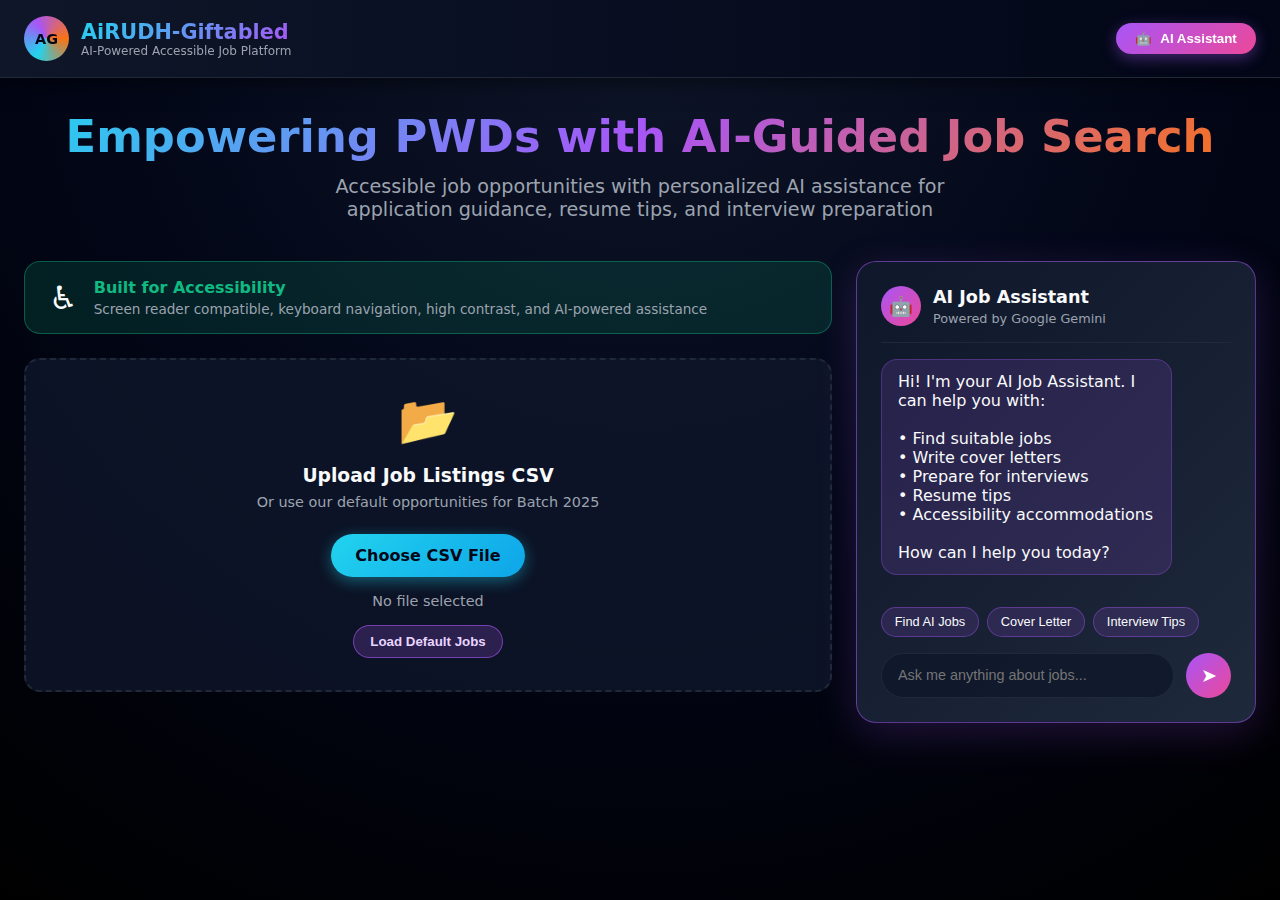
<file: DashBoard/index (1).html>
<!DOCTYPE html>
<html lang="en">
<head>
  <meta charset="UTF-8" />
  <meta name="viewport" content="width=device-width, initial-scale=1.0" />
  <title>AiRUDH-Giftabled - AI-Powered Accessible Job Platform for PWDs</title>

  <style>
    * {
      margin: 0;
      padding: 0;
      box-sizing: border-box;
    }

    :root {
      --primary: #22d3ee;
      --secondary: #a855f7;
      --accent: #f97316;
      --success: #10b981;
      --bg-dark: #050816;
      --bg-card: #0f172a;
      --text-light: #f9fafb;
      --text-muted: #9ca3af;
      --border: #1f2937;
    }

    body {
      font-family: 'Segoe UI', system-ui, -apple-system, sans-serif;
      background: radial-gradient(circle at top, #0f1629 0%, #020617 50%, #000 100%);
      color: var(--text-light);
      min-height: 100vh;
      overflow-x: hidden;
    }

    /* Animations */
    @keyframes fadeIn {
      from { opacity: 0; }
      to { opacity: 1; }
    }

    @keyframes slideDown {
      from { opacity: 0; transform: translateY(-30px); }
      to { opacity: 1; transform: translateY(0); }
    }

    @keyframes slideUp {
      from { opacity: 0; transform: translateY(20px); }
      to { opacity: 1; transform: translateY(0); }
    }

    @keyframes scaleIn {
      from { opacity: 0; transform: scale(0.95); }
      to { opacity: 1; transform: scale(1); }
    }

    @keyframes glow {
      0%, 100% { box-shadow: 0 0 20px rgba(34, 211, 238, 0.6); }
      50% { box-shadow: 0 0 35px rgba(34, 211, 238, 1); }
    }

    @keyframes pulse {
      0%, 100% { opacity: 1; }
      50% { opacity: 0.6; }
    }

    @keyframes typing {
      0%, 100% { opacity: 0.3; }
      50% { opacity: 1; }
    }

    /* Header */
    header {
      position: sticky;
      top: 0;
      z-index: 1000;
      backdrop-filter: blur(16px);
      background: linear-gradient(to right, rgba(15, 23, 42, 0.97), rgba(2, 6, 23, 0.97));
      border-bottom: 1px solid var(--border);
      animation: slideDown 0.6s ease-out;
      box-shadow: 0 4px 20px rgba(0, 0, 0, 0.5);
    }

    .nav {
      max-width: 1400px;
      margin: 0 auto;
      padding: 1rem 1.5rem;
      display: flex;
      align-items: center;
      justify-content: space-between;
      gap: 1rem;
      flex-wrap: wrap;
    }

    .brand {
      display: flex;
      align-items: center;
      gap: 0.75rem;
    }

    .logo {
      width: 45px;
      height: 45px;
      border-radius: 50%;
      background: conic-gradient(from 210deg, var(--primary), var(--secondary), var(--accent), var(--primary));
      display: flex;
      align-items: center;
      justify-content: center;
      font-size: 0.9rem;
      font-weight: 800;
      color: #020617;
      animation: glow 2s ease-in-out infinite;
    }

    .brand-text-main {
      font-weight: 700;
      font-size: 1.3rem;
      background: linear-gradient(135deg, var(--primary), var(--secondary));
      -webkit-background-clip: text;
      -webkit-text-fill-color: transparent;
      background-clip: text;
    }

    .brand-text-sub {
      font-size: 0.75rem;
      color: var(--text-muted);
    }

    .nav-right {
      display: flex;
      align-items: center;
      gap: 0.75rem;
      flex-wrap: wrap;
    }

    .badge {
      font-size: 0.75rem;
      padding: 0.35rem 0.8rem;
      border-radius: 999px;
      font-weight: 600;
      white-space: nowrap;
      animation: fadeIn 1s ease-out 0.3s both;
    }

    .ai-assistant-btn {
      background: linear-gradient(135deg, #a855f7, #ec4899);
      color: white;
      padding: 0.5rem 1.2rem;
      border-radius: 999px;
      border: none;
      font-weight: 700;
      cursor: pointer;
      box-shadow: 0 4px 15px rgba(168, 85, 247, 0.4);
      transition: all 0.3s ease;
      display: flex;
      align-items: center;
      gap: 0.5rem;
    }

    .ai-assistant-btn:hover {
      transform: translateY(-2px);
      box-shadow: 0 6px 25px rgba(168, 85, 247, 0.6);
    }

    /* Main Layout */
    main {
      max-width: 1400px;
      margin: 0 auto;
      padding: 2rem 1.5rem;
      animation: fadeIn 0.8s ease-out 0.2s both;
    }

    .hero {
      text-align: center;
      margin-bottom: 2.5rem;
      animation: slideUp 0.7s ease-out 0.3s both;
    }

    .hero-title {
      font-size: clamp(1.75rem, 5vw, 2.8rem);
      font-weight: 800;
      margin-bottom: 0.75rem;
      background: linear-gradient(135deg, var(--primary), var(--secondary), var(--accent));
      -webkit-background-clip: text;
      -webkit-text-fill-color: transparent;
      background-clip: text;
    }

    .hero-subtitle {
      font-size: clamp(0.95rem, 2vw, 1.2rem);
      color: var(--text-muted);
      max-width: 700px;
      margin: 0 auto;
    }

    /* Two Column Layout */
    .container {
      display: grid;
      grid-template-columns: 1fr 400px;
      gap: 1.5rem;
      align-items: start;
    }

    @media (max-width: 1024px) {
      .container {
        grid-template-columns: 1fr;
      }
    }

    .main-content {
      animation: slideUp 0.7s ease-out 0.4s both;
    }

    /* AI Chat Assistant */
    .ai-chat-panel {
      position: sticky;
      top: 90px;
      background: linear-gradient(135deg, #0f172a 0%, #1e293b 100%);
      border: 1px solid rgba(168, 85, 247, 0.5);
      border-radius: 1.25rem;
      padding: 1.5rem;
      max-height: calc(100vh - 120px);
      display: flex;
      flex-direction: column;
      animation: slideUp 0.7s ease-out 0.5s both;
      box-shadow: 0 10px 40px rgba(168, 85, 247, 0.2);
    }

    .ai-chat-header {
      display: flex;
      align-items: center;
      gap: 0.75rem;
      margin-bottom: 1rem;
      padding-bottom: 1rem;
      border-bottom: 1px solid var(--border);
    }

    .ai-avatar {
      width: 40px;
      height: 40px;
      border-radius: 50%;
      background: linear-gradient(135deg, #a855f7, #ec4899);
      display: flex;
      align-items: center;
      justify-content: center;
      font-size: 1.2rem;
      animation: glow 2s ease-in-out infinite;
    }

    .ai-chat-title {
      flex: 1;
    }

    .ai-chat-title h3 {
      font-size: 1.1rem;
      margin-bottom: 0.25rem;
    }

    .ai-chat-title p {
      font-size: 0.8rem;
      color: var(--text-muted);
    }

    .ai-messages {
      flex: 1;
      overflow-y: auto;
      margin-bottom: 1rem;
      padding-right: 0.5rem;
      max-height: 450px;
    }

    .ai-messages::-webkit-scrollbar {
      width: 6px;
    }

    .ai-messages::-webkit-scrollbar-track {
      background: rgba(255, 255, 255, 0.05);
      border-radius: 10px;
    }

    .ai-messages::-webkit-scrollbar-thumb {
      background: var(--secondary);
      border-radius: 10px;
    }

    .ai-message {
      margin-bottom: 1rem;
      animation: slideUp 0.3s ease-out;
    }

    .ai-message.user {
      text-align: right;
    }

    .ai-message-content {
      display: inline-block;
      padding: 0.75rem 1rem;
      border-radius: 1rem;
      max-width: 85%;
      word-wrap: break-word;
    }

    .ai-message.user .ai-message-content {
      background: linear-gradient(135deg, var(--primary), #0ea5e9);
      color: #020617;
      font-weight: 500;
    }

    .ai-message.assistant .ai-message-content {
      background: rgba(168, 85, 247, 0.15);
      border: 1px solid rgba(168, 85, 247, 0.3);
      color: var(--text-light);
      text-align: left;
    }

    .ai-typing {
      display: flex;
      gap: 0.3rem;
      padding: 0.75rem 1rem;
      background: rgba(168, 85, 247, 0.15);
      border: 1px solid rgba(168, 85, 247, 0.3);
      border-radius: 1rem;
      display: inline-block;
    }

    .ai-typing span {
      display: inline-block;
      width: 8px;
      height: 8px;
      border-radius: 50%;
      background: var(--secondary);
      animation: typing 1.4s infinite;
    }

    .ai-typing span:nth-child(2) {
      animation-delay: 0.2s;
    }

    .ai-typing span:nth-child(3) {
      animation-delay: 0.4s;
    }

    .ai-quick-actions {
      display: flex;
      gap: 0.5rem;
      flex-wrap: wrap;
      margin-bottom: 1rem;
    }

    .quick-action-btn {
      padding: 0.4rem 0.8rem;
      background: rgba(168, 85, 247, 0.15);
      border: 1px solid rgba(168, 85, 247, 0.4);
      border-radius: 999px;
      color: var(--text-light);
      font-size: 0.8rem;
      cursor: pointer;
      transition: all 0.3s ease;
    }

    .quick-action-btn:hover {
      background: rgba(168, 85, 247, 0.3);
      transform: translateY(-2px);
    }

    .ai-input-container {
      display: flex;
      gap: 0.75rem;
    }

    .ai-input {
      flex: 1;
      background: rgba(15, 23, 42, 0.8);
      border: 1px solid var(--border);
      border-radius: 999px;
      padding: 0.75rem 1rem;
      color: var(--text-light);
      font-size: 0.9rem;
    }

    .ai-input:focus {
      outline: none;
      border-color: var(--secondary);
      box-shadow: 0 0 0 3px rgba(168, 85, 247, 0.1);
    }

    .ai-send-btn {
      width: 45px;
      height: 45px;
      border-radius: 50%;
      background: linear-gradient(135deg, var(--secondary), #ec4899);
      border: none;
      color: white;
      font-size: 1.2rem;
      cursor: pointer;
      transition: all 0.3s ease;
      display: flex;
      align-items: center;
      justify-content: center;
    }

    .ai-send-btn:hover {
      transform: scale(1.1);
    }

    .ai-send-btn:disabled {
      opacity: 0.5;
      cursor: not-allowed;
    }

    /* Upload Section */
    .upload-section {
      background: rgba(15, 23, 42, 0.8);
      border: 2px dashed var(--border);
      border-radius: 1rem;
      padding: 2rem;
      text-align: center;
      margin-bottom: 2rem;
      transition: all 0.3s ease;
    }

    .upload-section:hover {
      border-color: var(--primary);
      background: rgba(15, 23, 42, 1);
    }

    .upload-icon {
      font-size: 3rem;
      margin-bottom: 1rem;
    }

    input[type="file"] {
      display: none;
    }

    .file-label {
      display: inline-block;
      background: linear-gradient(135deg, var(--primary), #0ea5e9);
      color: #020617;
      padding: 0.75rem 1.5rem;
      border-radius: 999px;
      font-weight: 700;
      cursor: pointer;
      transition: all 0.3s ease;
      box-shadow: 0 4px 15px rgba(34, 211, 238, 0.4);
    }

    .file-label:hover {
      transform: translateY(-2px);
      box-shadow: 0 6px 25px rgba(34, 211, 238, 0.6);
    }

    .file-name {
      margin-top: 1rem;
      font-size: 0.9rem;
      color: var(--text-muted);
    }

    /* Search & Filters */
    .controls {
      margin-bottom: 2rem;
    }

    .search-wrapper {
      position: relative;
      margin-bottom: 1rem;
    }

    .search-icon {
      position: absolute;
      left: 1rem;
      top: 50%;
      transform: translateY(-50%);
      font-size: 1.1rem;
      color: var(--text-muted);
    }

    input[type="search"] {
      width: 100%;
      background: rgba(15, 23, 42, 0.9);
      border: 1px solid var(--border);
      border-radius: 999px;
      padding: 0.75rem 1rem 0.75rem 3rem;
      color: var(--text-light);
      font-size: 0.95rem;
      transition: all 0.3s ease;
    }

    input[type="search"]:focus {
      outline: none;
      border-color: var(--primary);
      box-shadow: 0 0 0 3px rgba(34, 211, 238, 0.1);
    }

    .filter-buttons {
      display: flex;
      gap: 0.5rem;
      flex-wrap: wrap;
    }

    .filter-btn {
      background: rgba(15, 23, 42, 0.9);
      border: 1px solid var(--border);
      border-radius: 999px;
      padding: 0.5rem 1rem;
      color: var(--text-muted);
      font-size: 0.85rem;
      cursor: pointer;
      transition: all 0.3s ease;
    }

    .filter-btn:hover {
      border-color: var(--primary);
      color: var(--primary);
    }

    .filter-btn.active {
      background: var(--primary);
      color: #020617;
      border-color: var(--primary);
    }

    /* Status Bar */
    .status-bar {
      display: flex;
      justify-content: space-between;
      align-items: center;
      padding: 1rem 1.5rem;
      background: rgba(15, 23, 42, 0.8);
      border: 1px solid var(--border);
      border-radius: 1rem;
      margin-bottom: 1.5rem;
      flex-wrap: wrap;
      gap: 1rem;
    }

    .status-left {
      display: flex;
      align-items: center;
      gap: 0.75rem;
    }

    .status-dot {
      width: 10px;
      height: 10px;
      border-radius: 50%;
      background: var(--success);
      box-shadow: 0 0 12px rgba(16, 185, 129, 0.8);
    }

    .status-dot.loading {
      background: #fbbf24;
      animation: pulse 1.5s ease-in-out infinite;
    }

    .job-count {
      padding: 0.35rem 0.9rem;
      border-radius: 999px;
      background: linear-gradient(135deg, var(--primary), #0ea5e9);
      color: #020617;
      font-size: 0.85rem;
      font-weight: 700;
    }

    /* Accessibility Features Badge */
    .accessibility-features {
      background: rgba(16, 185, 129, 0.15);
      border: 1px solid rgba(16, 185, 129, 0.4);
      border-radius: 1rem;
      padding: 1rem 1.5rem;
      margin-bottom: 1.5rem;
      display: flex;
      align-items: center;
      gap: 1rem;
    }

    .accessibility-features .icon {
      font-size: 2rem;
    }

    .accessibility-features h4 {
      font-size: 1rem;
      margin-bottom: 0.25rem;
      color: var(--success);
    }

    .accessibility-features p {
      font-size: 0.85rem;
      color: var(--text-muted);
    }

    /* Job Cards */
    .cards-grid {
      display: grid;
      grid-template-columns: repeat(auto-fill, minmax(min(320px, 100%), 1fr));
      gap: 1.25rem;
    }

    .job-card {
      background: linear-gradient(135deg, #0f172a 0%, #1e293b 100%);
      border: 1px solid rgba(30, 64, 175, 0.5);
      border-radius: 1.25rem;
      padding: 1.5rem;
      display: flex;
      flex-direction: column;
      gap: 1rem;
      animation: scaleIn 0.5s ease-out both;
      transition: all 0.4s cubic-bezier(0.4, 0, 0.2, 1);
      position: relative;
      overflow: hidden;
    }

    .job-card::before {
      content: '';
      position: absolute;
      top: 0;
      left: 0;
      right: 0;
      height: 3px;
      background: linear-gradient(90deg, var(--primary), var(--secondary), var(--accent));
      opacity: 0;
      transition: opacity 0.3s ease;
    }

    .job-card:hover {
      transform: translateY(-8px);
      box-shadow: 0 20px 50px rgba(34, 211, 238, 0.3);
      border-color: rgba(34, 211, 238, 0.8);
    }

    .job-card:hover::before {
      opacity: 1;
    }

    .job-header {
      display: flex;
      justify-content: space-between;
      align-items: flex-start;
      gap: 1rem;
    }

    .company-name {
      font-size: 1.15rem;
      font-weight: 700;
      flex: 1;
    }

    .pwd-friendly-badge {
      padding: 0.25rem 0.6rem;
      background: rgba(16, 185, 129, 0.2);
      border: 1px solid rgba(16, 185, 129, 0.6);
      color: #6ee7b7;
      border-radius: 999px;
      font-size: 0.7rem;
      font-weight: 600;
      white-space: nowrap;
    }

    .job-role {
      font-size: 0.95rem;
      color: var(--primary);
      font-weight: 600;
      line-height: 1.5;
    }

    .job-meta {
      display: flex;
      gap: 0.5rem;
      flex-wrap: wrap;
    }

    .meta-tag {
      font-size: 0.7rem;
      padding: 0.25rem 0.6rem;
      border-radius: 999px;
      background: rgba(34, 211, 238, 0.15);
      border: 1px solid rgba(34, 211, 238, 0.4);
      color: var(--primary);
      font-weight: 500;
    }

    .job-actions {
      display: flex;
      gap: 0.75rem;
      margin-top: auto;
    }

    .apply-btn, .ai-help-btn {
      flex: 1;
      padding: 0.75rem 1rem;
      border: none;
      border-radius: 999px;
      font-size: 0.9rem;
      font-weight: 700;
      cursor: pointer;
      transition: all 0.3s ease;
      text-align: center;
    }

    .apply-btn {
      background: linear-gradient(135deg, var(--primary), #0ea5e9);
      color: #020617;
      box-shadow: 0 4px 15px rgba(34, 211, 238, 0.4);
    }

    .apply-btn:hover {
      transform: translateY(-2px);
      box-shadow: 0 6px 25px rgba(34, 211, 238, 0.6);
    }

    .ai-help-btn {
      background: rgba(168, 85, 247, 0.2);
      border: 1px solid rgba(168, 85, 247, 0.6);
      color: #e9d5ff;
    }

    .ai-help-btn:hover {
      background: rgba(168, 85, 247, 0.3);
      transform: translateY(-2px);
    }

    /* Empty State */
    .empty-state {
      text-align: center;
      padding: 4rem 2rem;
      color: var(--text-muted);
    }

    .empty-icon {
      font-size: 4rem;
      margin-bottom: 1rem;
      opacity: 0.5;
    }

    .hidden {
      display: none !important;
    }

    /* Stagger animations */
    .job-card:nth-child(1) { animation-delay: 0s; }
    .job-card:nth-child(2) { animation-delay: 0.05s; }
    .job-card:nth-child(3) { animation-delay: 0.1s; }
    .job-card:nth-child(4) { animation-delay: 0.15s; }
    .job-card:nth-child(5) { animation-delay: 0.2s; }
    .job-card:nth-child(6) { animation-delay: 0.25s; }
    .job-card:nth-child(n+7) { animation-delay: 0.3s; }

    /* Responsive */
    @media (max-width: 768px) {
      .job-actions {
        flex-direction: column;
      }
      .ai-chat-panel {
        position: relative;
        top: 0;
        max-height: 500px;
      }
    }
  </style>
</head>
<body>
  <header>
    <nav class="nav">
      <div class="brand">
        <div class="logo">AG</div>
        <div>
          <div class="brand-text-main">AiRUDH-Giftabled</div>
          <div class="brand-text-sub">AI-Powered Accessible Job Platform</div>
        </div>
      </div>
      <div class="nav-right">
        <button class="ai-assistant-btn" onclick="scrollToAI()">
          <span>🤖</span>
          <span>AI Assistant</span>
        </button>
      </div>
    </nav>
  </header>

  <main>
    <div class="hero">
      <h1 class="hero-title">Empowering PWDs with AI-Guided Job Search</h1>
      <p class="hero-subtitle">
        Accessible job opportunities with personalized AI assistance for application guidance, 
        resume tips, and interview preparation
      </p>
    </div>

    <div class="container">
      <!-- Main Content -->
      <div class="main-content">
        <!-- Accessibility Features -->
        <div class="accessibility-features">
          <div class="icon">♿</div>
          <div>
            <h4>Built for Accessibility</h4>
            <p>Screen reader compatible, keyboard navigation, high contrast, and AI-powered assistance</p>
          </div>
        </div>

        <!-- Upload Section -->
        <section class="upload-section" id="uploadSection">
          <div class="upload-icon">📂</div>
          <h3 style="margin-bottom: 0.5rem;">Upload Job Listings CSV</h3>
          <p style="color: var(--text-muted); font-size: 0.9rem; margin-bottom: 1.5rem;">
            Or use our default opportunities for Batch 2025
          </p>
          <input type="file" id="csvFile" accept=".csv" />
          <label for="csvFile" class="file-label">Choose CSV File</label>
          <div class="file-name" id="fileName">No file selected</div>
          <button onclick="loadDefaultJobs()" style="margin-top: 1rem; background: rgba(168, 85, 247, 0.2); border: 1px solid rgba(168, 85, 247, 0.6); color: #e9d5ff; padding: 0.5rem 1rem; border-radius: 999px; cursor: pointer; font-weight: 600;">
            Load Default Jobs
          </button>
        </section>

        <!-- Controls -->
        <section class="controls hidden" id="controlsSection">
          <div class="search-wrapper">
            <span class="search-icon">🔍</span>
            <input
              type="search"
              id="searchInput"
              placeholder="Search by company, role, technology, or accessibility features..."
              aria-label="Search jobs"
            />
          </div>
          <div class="filter-buttons">
            <button class="filter-btn active" data-filter="all">All Jobs</button>
            <button class="filter-btn" data-filter="ai">AI/ML</button>
            <button class="filter-btn" data-filter="developer">Developer</button>
            <button class="filter-btn" data-filter="intern">Internship</button>
            <button class="filter-btn" data-filter="analyst">Analyst</button>
            <button class="filter-btn" data-filter="python">Python</button>
            <button class="filter-btn" data-filter="remote">Remote</button>
            <button class="filter-btn" data-filter="fresher">Fresher</button>
          </div>
        </section>

        <!-- Status Bar -->
        <section class="status-bar hidden" id="statusBar">
          <div class="status-left">
            <span class="status-dot" id="statusDot"></span>
            <span id="statusText">Ready</span>
          </div>
          <span class="job-count" id="jobCount">0 Jobs</span>
        </section>

        <!-- Jobs -->
        <section>
          <div class="cards-grid" id="jobsContainer"></div>
          <div class="empty-state hidden" id="emptyState">
            <div class="empty-icon">🔍</div>
            <h3>No jobs found</h3>
            <p>Try adjusting your search or ask our AI assistant for help</p>
          </div>
        </section>
      </div>

      <!-- AI Chat Assistant -->
      <aside class="ai-chat-panel" id="aiChatPanel">
        <div class="ai-chat-header">
          <div class="ai-avatar">🤖</div>
          <div class="ai-chat-title">
            <h3>AI Job Assistant</h3>
            <p>Powered by Google Gemini</p>
          </div>
        </div>

        <div class="ai-messages" id="aiMessages">
          <div class="ai-message assistant">
            <div class="ai-message-content">
              Hi! I'm your AI Job Assistant. I can help you with:<br><br>
              • Find suitable jobs<br>
              • Write cover letters<br>
              • Prepare for interviews<br>
              • Resume tips<br>
              • Accessibility accommodations<br><br>
              How can I help you today?
            </div>
          </div>
        </div>

        <div class="ai-quick-actions">
          <button class="quick-action-btn" onclick="sendQuickMessage('Help me find AI/ML jobs')">Find AI Jobs</button>
          <button class="quick-action-btn" onclick="sendQuickMessage('Write a cover letter')">Cover Letter</button>
          <button class="quick-action-btn" onclick="sendQuickMessage('Interview tips')">Interview Tips</button>
        </div>

        <div class="ai-input-container">
          <input
            type="text"
            class="ai-input"
            id="aiInput"
            placeholder="Ask me anything about jobs..."
            onkeypress="handleKeyPress(event)"
          />
          <button class="ai-send-btn" id="aiSendBtn" onclick="sendMessage()">
            ➤
          </button>
        </div>
      </aside>
    </div>
  </main>

  <script>
    // Configuration
    const GOOGLE_API_KEY = 'AIzaSyBS9399aOV78Kfs-_0_f3yu3vnjB8mikYQ';
    const GEMINI_API_URL = `https://generativelanguage.googleapis.com/v1beta/models/gemini-pro:generateContent?key=${GOOGLE_API_KEY}`;

    // State
    let allJobs = [];
    let currentFilter = 'all';
    let conversationHistory = [];

    // DOM Elements
    const csvFile = document.getElementById('csvFile');
    const fileName = document.getElementById('fileName');
    const uploadSection = document.getElementById('uploadSection');
    const controlsSection = document.getElementById('controlsSection');
    const statusBar = document.getElementById('statusBar');
    const statusDot = document.getElementById('statusDot');
    const statusText = document.getElementById('statusText');
    const jobCount = document.getElementById('jobCount');
    const searchInput = document.getElementById('searchInput');
    const jobsContainer = document.getElementById('jobsContainer');
    const emptyState = document.getElementById('emptyState');
    const aiMessages = document.getElementById('aiMessages');
    const aiInput = document.getElementById('aiInput');
    const aiSendBtn = document.getElementById('aiSendBtn');

    // Event Listeners
    csvFile.addEventListener('change', handleFileSelect);
    searchInput.addEventListener('input', handleSearch);

    document.querySelectorAll('.filter-btn').forEach(btn => {
      btn.addEventListener('click', handleFilter);
    });

    // Scroll to AI
    function scrollToAI() {
      document.getElementById('aiChatPanel').scrollIntoView({ behavior: 'smooth' });
      aiInput.focus();
    }

    // Handle file selection
    function handleFileSelect(e) {
      const file = e.target.files[0];
      if (!file) return;
      fileName.textContent = file.name;
      loadCSV(file);
    }

    // Load default jobs
    function loadDefaultJobs() {
      // Create default job data
      const defaultJobs = [
        { company: '8byte', role: 'Python Intern', tags: ['Python', 'Internship', 'Fresher'] },
        { company: 'AgreeYa Solutions', role: 'Gen AI Developer', tags: ['AI/ML', 'Developer'] },
        { company: 'Campus Technology', role: 'Python AI Developer', tags: ['Python', 'AI/ML', 'Developer'] },
        { company: 'Collins Aerospace', role: 'AI ML Intern', tags: ['AI/ML', 'Internship'] },
        { company: 'Deutsche Bank', role: 'OPS Intern', tags: ['Internship', 'Analyst'] },
        { company: 'IGT Solutions', role: 'Java FSD', tags: ['Java', 'Developer', 'Full Stack'] },
        { company: 'Mercer', role: 'Data Engineer', tags: ['Developer', 'Data Science'] },
        { company: 'Tech Mahindra', role: 'Sr Associate Analyst', tags: ['Analyst'] },
        { company: 'Wipro', role: 'Fresher Openings', tags: ['Fresher'] }
      ];

      allJobs = defaultJobs;
      uploadSection.classList.add('hidden');
      controlsSection.classList.remove('hidden');
      statusBar.classList.remove('hidden');
      renderJobs();
      updateStatus();
    }

    // Load CSV
    function loadCSV(file) {
      statusDot.classList.add('loading');
      statusText.textContent = 'Loading CSV...';
      statusBar.classList.remove('hidden');

      const reader = new FileReader();
      reader.onload = function(e) {
        try {
          const text = e.target.result;
          const rows = parseCSV(text);
          if (rows.length <= 1) throw new Error('CSV is empty');

          allJobs = processJobs(rows);
          uploadSection.classList.add('hidden');
          controlsSection.classList.remove('hidden');
          statusDot.classList.remove('loading');
          renderJobs();
          updateStatus();
        } catch (error) {
          alert('Error loading CSV: ' + error.message);
          statusDot.classList.remove('loading');
        }
      };
      reader.readAsText(file);
    }

    // Parse CSV
    function parseCSV(text) {
      const rows = [];
      let row = [];
      let cell = '';
      let inQuotes = false;

      for (let i = 0; i < text.length; i++) {
        const char = text[i];
        const next = text[i + 1];

        if (char === '"' && inQuotes && next === '"') {
          cell += '"';
          i++;
        } else if (char === '"') {
          inQuotes = !inQuotes;
        } else if (char === ',' && !inQuotes) {
          row.push(cell);
          cell = '';
        } else if ((char === '\n' || char === '\r') && !inQuotes) {
          if (cell || row.length) {
            row.push(cell);
            rows.push(row);
            row = [];
            cell = '';
          }
        } else {
          cell += char;
        }
      }

      if (cell || row.length) {
        row.push(cell);
        rows.push(row);
      }

      return rows;
    }

    // Process jobs
    function processJobs(rows) {
      const jobs = [];
      for (let i = 1; i < rows.length; i++) {
        const row = rows[i];
        if (!row || row.length < 3) continue;

        const company = (row[1] || '').trim();
        const role = (row[2] || '').trim().replace(/\n/g, ' ');
        if (!company && !role) continue;

        jobs.push({
          company: company || 'Unknown Company',
          role: role || 'Role not specified',
          tags: extractTags(company + ' ' + role)
        });
      }
      return jobs;
    }

    // Extract tags
    function extractTags(text) {
      const tags = [];
      const lower = text.toLowerCase();

      if (lower.includes('intern')) tags.push('Internship');
      if (lower.match(/\bai\b|\bml\b|machine learning/)) tags.push('AI/ML');
      if (lower.includes('python')) tags.push('Python');
      if (lower.includes('java') && !lower.includes('javascript')) tags.push('Java');
      if (lower.match(/javascript|\bjs\b|react|angular|vue/)) tags.push('Frontend');
      if (lower.match(/developer|engineer/)) tags.push('Developer');
      if (lower.includes('analyst')) tags.push('Analyst');
      if (lower.match(/fullstack|full stack|fsd/)) tags.push('Full Stack');
      if (lower.includes('backend')) tags.push('Backend');
      if (lower.match(/data scien/)) tags.push('Data Science');
      if (lower.includes('fresher')) tags.push('Fresher');
      if (lower.includes('remote')) tags.push('Remote');

      return [...new Set(tags)].slice(0, 3);
    }

    // Filter jobs
    function getFilteredJobs() {
      const query = searchInput.value.toLowerCase().trim();
      return allJobs.filter(job => {
        const matchesSearch = !query ||
          job.company.toLowerCase().includes(query) ||
          job.role.toLowerCase().includes(query);

        const matchesFilter = currentFilter === 'all' ||
          job.tags.some(tag => tag.toLowerCase().includes(currentFilter)) ||
          (job.company + ' ' + job.role).toLowerCase().includes(currentFilter);

        return matchesSearch && matchesFilter;
      });
    }

    // Render jobs
    function renderJobs() {
      const jobs = getFilteredJobs();
      jobsContainer.innerHTML = '';

      if (jobs.length === 0) {
        emptyState.classList.remove('hidden');
        return;
      }

      emptyState.classList.add('hidden');

      jobs.forEach(job => {
        const card = document.createElement('article');
        card.className = 'job-card';

        const tagsHTML = job.tags.length > 0
          ? `<div class="job-meta">${job.tags.map(tag => 
              `<span class="meta-tag">${escapeHtml(tag)}</span>`
            ).join('')}</div>`
          : '';

        card.innerHTML = `
          <div class="job-header">
            <div class="company-name">${escapeHtml(job.company)}</div>
            <div class="pwd-friendly-badge">♿ PWD Friendly</div>
          </div>
          <div class="job-role">${escapeHtml(job.role)}</div>
          ${tagsHTML}
          <div class="job-actions">
            <button class="apply-btn" onclick="searchJob('${escapeHtml(job.company)}', '${escapeHtml(job.role)}')">
              Apply Now →
            </button>
            <button class="ai-help-btn" onclick="getAIHelp('${escapeHtml(job.company)}', '${escapeHtml(job.role)}')">
              🤖 AI Help
            </button>
          </div>
        `;

        jobsContainer.appendChild(card);
      });

      updateStatus();
    }

    // Update status
    function updateStatus() {
      const filtered = getFilteredJobs();
      jobCount.textContent = `${filtered.length} Jobs`;
      statusText.textContent = filtered.length === allJobs.length
        ? `Showing all ${allJobs.length} opportunities`
        : `Filtered ${filtered.length} of ${allJobs.length} jobs`;
    }

    // Handle search
    function handleSearch() {
      renderJobs();
    }

    // Handle filter
    function handleFilter(e) {
      document.querySelectorAll('.filter-btn').forEach(btn => {
        btn.classList.remove('active');
      });
      e.target.classList.add('active');
      currentFilter = e.target.dataset.filter;
      renderJobs();
    }

    // Search job
    function searchJob(company, role) {
      const query = encodeURIComponent(`${company} ${role} careers apply`);
      window.open(`https://www.google.com/search?q=${query}`, '_blank');
    }

    // Get AI help
    function getAIHelp(company, role) {
      scrollToAI();
      const message = `Help me apply for ${role} at ${company}. What should I know about this role and how can I prepare?`;
      aiInput.value = message;
      sendMessage();
    }

    // AI Functions
    async function sendMessage() {
      const message = aiInput.value.trim();
      if (!message) return;

      // Add user message
      addMessage('user', message);
      aiInput.value = '';
      aiSendBtn.disabled = true;

      // Show typing indicator
      const typingId = addTypingIndicator();

      try {
        // Build context with job information
        const jobContext = allJobs.length > 0 
          ? `\n\nAvailable jobs: ${allJobs.slice(0, 10).map(j => `${j.company} - ${j.role}`).join(', ')}`
          : '';

        const systemPrompt = `You are an AI assistant helping PWDs (Persons with Disabilities) find and apply for jobs. Be supportive, provide actionable advice, and consider accessibility needs. Available jobs context:${jobContext}`;

        const response = await fetch(GEMINI_API_URL, {
          method: 'POST',
          headers: { 'Content-Type': 'application/json' },
          body: JSON.stringify({
            contents: [{
              parts: [{
                text: `${systemPrompt}\n\nUser: ${message}`
              }]
            }]
          })
        });

        if (!response.ok) throw new Error('AI request failed');

        const data = await response.json();
        const aiResponse = data.candidates[0].content.parts[0].text;

        removeTypingIndicator(typingId);
        addMessage('assistant', aiResponse);

      } catch (error) {
        removeTypingIndicator(typingId);
        addMessage('assistant', 'Sorry, I encountered an error. Please try again or rephrase your question.');
        console.error('AI Error:', error);
      }

      aiSendBtn.disabled = false;
      aiInput.focus();
    }

    function sendQuickMessage(message) {
      aiInput.value = message;
      sendMessage();
    }

    function handleKeyPress(event) {
      if (event.key === 'Enter') {
        sendMessage();
      }
    }

    function addMessage(role, content) {
      const messageDiv = document.createElement('div');
      messageDiv.className = `ai-message ${role}`;
      messageDiv.innerHTML = `<div class="ai-message-content">${escapeHtml(content).replace(/\n/g, '<br>')}</div>`;
      aiMessages.appendChild(messageDiv);
      aiMessages.scrollTop = aiMessages.scrollHeight;
    }

    function addTypingIndicator() {
      const typingDiv = document.createElement('div');
      typingDiv.className = 'ai-message assistant';
      typingDiv.id = 'typing-indicator';
      typingDiv.innerHTML = '<div class="ai-typing"><span></span><span></span><span></span></div>';
      aiMessages.appendChild(typingDiv);
      aiMessages.scrollTop = aiMessages.scrollHeight;
      return 'typing-indicator';
    }

    function removeTypingIndicator(id) {
      const typing = document.getElementById(id);
      if (typing) typing.remove();
    }

    function escapeHtml(text) {
      const div = document.createElement('div');
      div.textContent = text;
      return div.innerHTML;
    }
  </script>
</body>
</html>
</file>
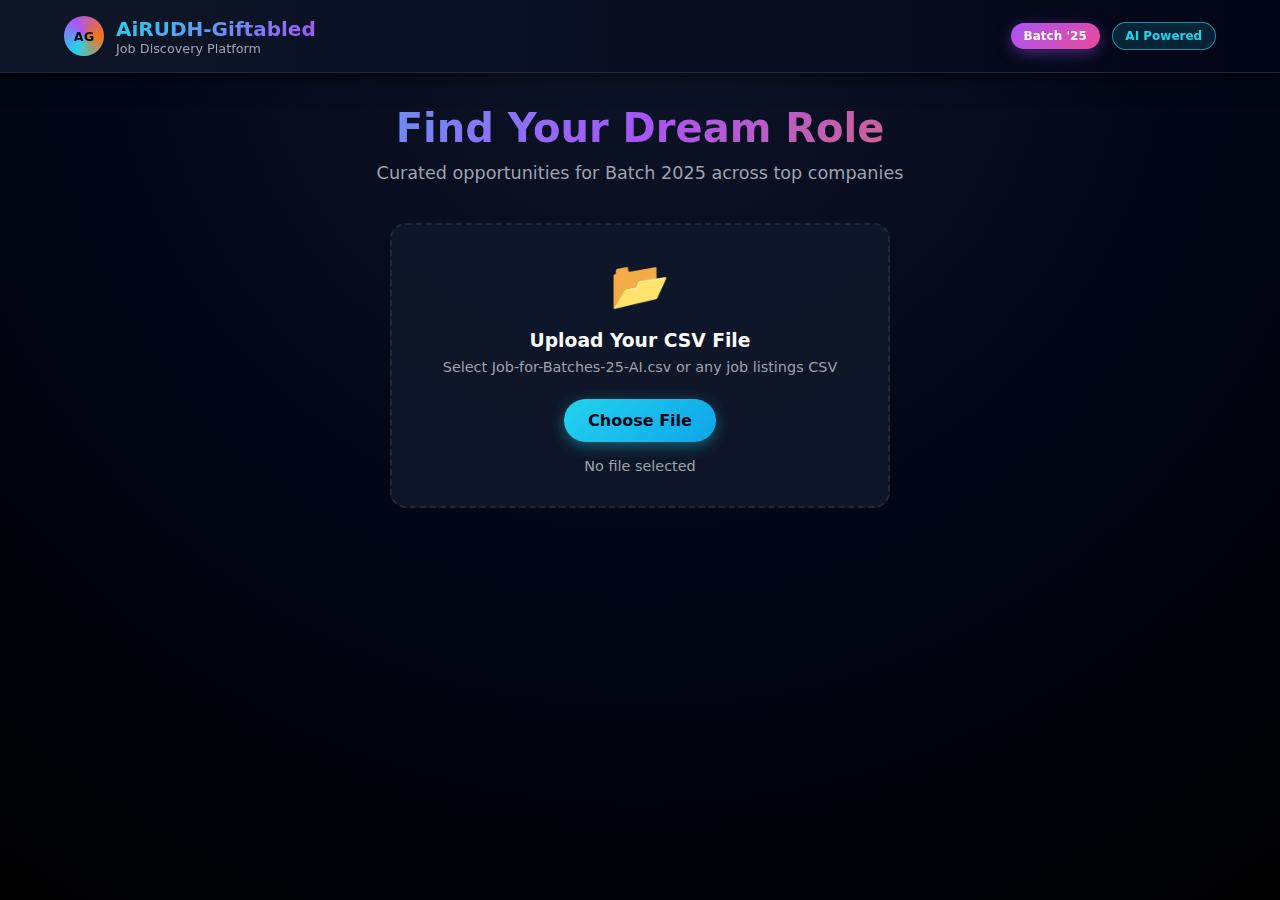
<file: DashBoard/job_dashboard.html>
<!DOCTYPE html>
<html lang="en">
<head>
  <meta charset="UTF-8" />
  <meta name="viewport" content="width=device-width, initial-scale=1.0" />
  <title>AiRUDH-Giftabled Job Dashboard - Batch 2025</title>

  <style>
    * {
      margin: 0;
      padding: 0;
      box-sizing: border-box;
    }

    :root {
      --primary: #22d3ee;
      --secondary: #a855f7;
      --accent: #f97316;
      --bg-dark: #050816;
      --bg-card: #0f172a;
      --text-light: #f9fafb;
      --text-muted: #9ca3af;
      --border: #1f2937;
    }

    body {
      font-family: 'Segoe UI', system-ui, -apple-system, sans-serif;
      background: radial-gradient(circle at top, #0f1629 0%, #020617 50%, #000 100%);
      color: var(--text-light);
      min-height: 100vh;
      overflow-x: hidden;
    }

    /* Animations */
    @keyframes fadeIn {
      from { opacity: 0; }
      to { opacity: 1; }
    }

    @keyframes slideDown {
      from { opacity: 0; transform: translateY(-30px); }
      to { opacity: 1; transform: translateY(0); }
    }

    @keyframes slideUp {
      from { opacity: 0; transform: translateY(20px); }
      to { opacity: 1; transform: translateY(0); }
    }

    @keyframes scaleIn {
      from { opacity: 0; transform: scale(0.95); }
      to { opacity: 1; transform: scale(1); }
    }

    @keyframes glow {
      0%, 100% { box-shadow: 0 0 20px rgba(34, 211, 238, 0.6); }
      50% { box-shadow: 0 0 35px rgba(34, 211, 238, 1); }
    }

    @keyframes pulse {
      0%, 100% { opacity: 1; }
      50% { opacity: 0.6; }
    }

    /* Header */
    header {
      position: sticky;
      top: 0;
      z-index: 1000;
      backdrop-filter: blur(16px);
      background: linear-gradient(to right, rgba(15, 23, 42, 0.97), rgba(2, 6, 23, 0.97));
      border-bottom: 1px solid var(--border);
      animation: slideDown 0.6s ease-out;
      box-shadow: 0 4px 20px rgba(0, 0, 0, 0.5);
    }

    .nav {
      max-width: 1200px;
      margin: 0 auto;
      padding: 1rem 1.5rem;
      display: flex;
      align-items: center;
      justify-content: space-between;
      gap: 1rem;
      flex-wrap: wrap;
    }

    .brand {
      display: flex;
      align-items: center;
      gap: 0.75rem;
    }

    .logo {
      width: 40px;
      height: 40px;
      border-radius: 50%;
      background: conic-gradient(from 210deg, var(--primary), var(--secondary), var(--accent), var(--primary));
      display: flex;
      align-items: center;
      justify-content: center;
      font-size: 0.8rem;
      font-weight: 800;
      color: #020617;
      animation: glow 2s ease-in-out infinite;
    }

    .brand-text-main {
      font-weight: 700;
      font-size: 1.25rem;
      background: linear-gradient(135deg, var(--primary), var(--secondary));
      -webkit-background-clip: text;
      -webkit-text-fill-color: transparent;
      background-clip: text;
    }

    .brand-text-sub {
      font-size: 0.8rem;
      color: var(--text-muted);
    }

    .nav-right {
      display: flex;
      align-items: center;
      gap: 0.75rem;
      flex-wrap: wrap;
    }

    .badge {
      font-size: 0.75rem;
      padding: 0.35rem 0.8rem;
      border-radius: 999px;
      font-weight: 600;
      white-space: nowrap;
      animation: fadeIn 1s ease-out 0.3s both;
    }

    .batch-badge {
      background: linear-gradient(135deg, #a855f7, #ec4899);
      color: white;
      box-shadow: 0 4px 15px rgba(168, 85, 247, 0.4);
    }

    .ai-badge {
      background: rgba(34, 211, 238, 0.15);
      border: 1px solid rgba(34, 211, 238, 0.6);
      color: var(--primary);
    }

    /* Main Content */
    main {
      max-width: 1200px;
      margin: 0 auto;
      padding: 2rem 1.5rem;
      animation: fadeIn 0.8s ease-out 0.2s both;
    }

    .hero {
      text-align: center;
      margin-bottom: 2.5rem;
      animation: slideUp 0.7s ease-out 0.3s both;
    }

    .hero-title {
      font-size: clamp(1.75rem, 5vw, 2.5rem);
      font-weight: 800;
      margin-bottom: 0.75rem;
      background: linear-gradient(135deg, var(--primary), var(--secondary), var(--accent));
      -webkit-background-clip: text;
      -webkit-text-fill-color: transparent;
      background-clip: text;
    }

    .hero-subtitle {
      font-size: clamp(0.95rem, 2vw, 1.1rem);
      color: var(--text-muted);
    }

    /* Upload Section */
    .upload-section {
      display: flex;
      justify-content: center;
      margin-bottom: 2rem;
      animation: slideUp 0.7s ease-out 0.4s both;
    }

    .upload-box {
      background: rgba(15, 23, 42, 0.9);
      border: 2px dashed var(--border);
      border-radius: 1rem;
      padding: 2rem;
      text-align: center;
      max-width: 500px;
      width: 100%;
      transition: all 0.3s ease;
    }

    .upload-box:hover {
      border-color: var(--primary);
      background: rgba(15, 23, 42, 1);
    }

    .upload-icon {
      font-size: 3rem;
      margin-bottom: 1rem;
    }

    input[type="file"] {
      display: none;
    }

    .file-label {
      display: inline-block;
      background: linear-gradient(135deg, var(--primary), #0ea5e9);
      color: #020617;
      padding: 0.75rem 1.5rem;
      border-radius: 999px;
      font-weight: 700;
      cursor: pointer;
      transition: all 0.3s ease;
      box-shadow: 0 4px 15px rgba(34, 211, 238, 0.4);
    }

    .file-label:hover {
      transform: translateY(-2px);
      box-shadow: 0 6px 25px rgba(34, 211, 238, 0.6);
    }

    .file-name {
      margin-top: 1rem;
      font-size: 0.9rem;
      color: var(--text-muted);
    }

    /* Search & Filters */
    .controls {
      display: flex;
      flex-direction: column;
      gap: 1rem;
      margin-bottom: 2rem;
      animation: slideUp 0.7s ease-out 0.5s both;
    }

    .search-wrapper {
      position: relative;
      width: 100%;
      max-width: 600px;
      margin: 0 auto;
    }

    .search-icon {
      position: absolute;
      left: 1rem;
      top: 50%;
      transform: translateY(-50%);
      font-size: 1.1rem;
      color: var(--text-muted);
    }

    input[type="search"] {
      width: 100%;
      background: rgba(15, 23, 42, 0.9);
      border: 1px solid var(--border);
      border-radius: 999px;
      padding: 0.75rem 1rem 0.75rem 3rem;
      color: var(--text-light);
      font-size: 0.95rem;
      transition: all 0.3s ease;
    }

    input[type="search"]:focus {
      outline: none;
      border-color: var(--primary);
      box-shadow: 0 0 0 3px rgba(34, 211, 238, 0.1);
      background: rgba(15, 23, 42, 1);
    }

    .filter-buttons {
      display: flex;
      justify-content: center;
      gap: 0.5rem;
      flex-wrap: wrap;
    }

    .filter-btn {
      background: rgba(15, 23, 42, 0.9);
      border: 1px solid var(--border);
      border-radius: 999px;
      padding: 0.5rem 1rem;
      color: var(--text-muted);
      font-size: 0.85rem;
      cursor: pointer;
      transition: all 0.3s ease;
    }

    .filter-btn:hover {
      border-color: var(--primary);
      color: var(--primary);
      transform: translateY(-2px);
    }

    .filter-btn.active {
      background: var(--primary);
      color: #020617;
      border-color: var(--primary);
    }

    /* Status Bar */
    .status-bar {
      display: flex;
      justify-content: space-between;
      align-items: center;
      gap: 1rem;
      padding: 1rem 1.5rem;
      background: rgba(15, 23, 42, 0.8);
      border: 1px solid var(--border);
      border-radius: 1rem;
      margin-bottom: 1.5rem;
      animation: slideUp 0.7s ease-out 0.6s both;
      flex-wrap: wrap;
    }

    .status-left {
      display: flex;
      align-items: center;
      gap: 0.75rem;
    }

    .status-dot {
      width: 10px;
      height: 10px;
      border-radius: 50%;
      background: #10b981;
      box-shadow: 0 0 12px rgba(16, 185, 129, 0.8);
    }

    .status-dot.loading {
      background: #fbbf24;
      box-shadow: 0 0 12px rgba(251, 191, 36, 0.8);
      animation: pulse 1.5s ease-in-out infinite;
    }

    .job-count {
      padding: 0.35rem 0.9rem;
      border-radius: 999px;
      background: linear-gradient(135deg, var(--primary), #0ea5e9);
      color: #020617;
      font-size: 0.85rem;
      font-weight: 700;
      box-shadow: 0 4px 15px rgba(34, 211, 238, 0.4);
    }

    /* Job Cards */
    .cards-grid {
      display: grid;
      grid-template-columns: repeat(auto-fill, minmax(min(320px, 100%), 1fr));
      gap: 1.25rem;
    }

    .job-card {
      background: linear-gradient(135deg, #0f172a 0%, #1e293b 100%);
      border: 1px solid rgba(30, 64, 175, 0.5);
      border-radius: 1.25rem;
      padding: 1.5rem;
      display: flex;
      flex-direction: column;
      gap: 1rem;
      animation: scaleIn 0.5s ease-out both;
      transition: all 0.4s cubic-bezier(0.4, 0, 0.2, 1);
      position: relative;
      overflow: hidden;
    }

    .job-card::before {
      content: '';
      position: absolute;
      top: 0;
      left: 0;
      right: 0;
      height: 3px;
      background: linear-gradient(90deg, var(--primary), var(--secondary), var(--accent));
      opacity: 0;
      transition: opacity 0.3s ease;
    }

    .job-card:hover {
      transform: translateY(-8px);
      box-shadow: 0 20px 50px rgba(34, 211, 238, 0.3);
      border-color: rgba(34, 211, 238, 0.8);
    }

    .job-card:hover::before {
      opacity: 1;
    }

    .job-header {
      display: flex;
      justify-content: space-between;
      align-items: flex-start;
      gap: 1rem;
    }

    .company-name {
      font-size: 1.15rem;
      font-weight: 700;
      flex: 1;
    }

    .job-badge {
      font-size: 0.7rem;
      padding: 0.25rem 0.6rem;
      border-radius: 999px;
      background: rgba(168, 85, 247, 0.2);
      border: 1px solid rgba(168, 85, 247, 0.6);
      color: #e9d5ff;
      font-weight: 600;
      white-space: nowrap;
    }

    .job-role {
      font-size: 0.95rem;
      color: var(--primary);
      font-weight: 600;
      line-height: 1.5;
    }

    .job-meta {
      display: flex;
      gap: 0.5rem;
      flex-wrap: wrap;
    }

    .meta-tag {
      font-size: 0.7rem;
      padding: 0.25rem 0.6rem;
      border-radius: 999px;
      background: rgba(34, 211, 238, 0.15);
      border: 1px solid rgba(34, 211, 238, 0.4);
      color: var(--primary);
      font-weight: 500;
    }

    .job-footer {
      margin-top: auto;
    }

    .apply-btn {
      width: 100%;
      background: linear-gradient(135deg, var(--primary), #0ea5e9);
      color: #020617;
      padding: 0.75rem 1.25rem;
      border: none;
      border-radius: 999px;
      font-size: 0.9rem;
      font-weight: 700;
      text-align: center;
      box-shadow: 0 4px 15px rgba(34, 211, 238, 0.4);
      cursor: pointer;
      transition: all 0.3s ease;
    }

    .apply-btn:hover {
      transform: translateY(-2px);
      box-shadow: 0 6px 25px rgba(34, 211, 238, 0.6);
      filter: brightness(1.1);
    }

    /* Empty State */
    .empty-state {
      text-align: center;
      padding: 4rem 2rem;
      color: var(--text-muted);
      animation: fadeIn 0.8s ease-out;
    }

    .empty-icon {
      font-size: 4rem;
      margin-bottom: 1rem;
      opacity: 0.5;
    }

    /* Stagger animations */
    .job-card:nth-child(1) { animation-delay: 0s; }
    .job-card:nth-child(2) { animation-delay: 0.05s; }
    .job-card:nth-child(3) { animation-delay: 0.1s; }
    .job-card:nth-child(4) { animation-delay: 0.15s; }
    .job-card:nth-child(5) { animation-delay: 0.2s; }
    .job-card:nth-child(6) { animation-delay: 0.25s; }
    .job-card:nth-child(n+7) { animation-delay: 0.3s; }

    /* Responsive */
    @media (max-width: 768px) {
      .nav {
        text-align: center;
      }
      .brand {
        flex-direction: column;
      }
      .status-bar {
        flex-direction: column;
        text-align: center;
      }
    }

    .hidden {
      display: none !important;
    }
  </style>
</head>
<body>
  <header>
    <nav class="nav">
      <div class="brand">
        <div class="logo">AG</div>
        <div>
          <div class="brand-text-main">AiRUDH-Giftabled</div>
          <div class="brand-text-sub">Job Discovery Platform</div>
        </div>
      </div>
      <div class="nav-right">
        <span class="badge batch-badge">Batch '25</span>
        <span class="badge ai-badge">AI Powered</span>
      </div>
    </nav>
  </header>

  <main>
    <div class="hero">
      <h1 class="hero-title">Find Your Dream Role</h1>
      <p class="hero-subtitle">Curated opportunities for Batch 2025 across top companies</p>
    </div>

    <!-- Upload Section -->
    <section class="upload-section" id="uploadSection">
      <div class="upload-box">
        <div class="upload-icon">📂</div>
        <h3 style="margin-bottom: 0.5rem;">Upload Your CSV File</h3>
        <p style="color: var(--text-muted); font-size: 0.9rem; margin-bottom: 1.5rem;">
          Select Job-for-Batches-25-AI.csv or any job listings CSV
        </p>
        <input type="file" id="csvFile" accept=".csv" />
        <label for="csvFile" class="file-label">Choose File</label>
        <div class="file-name" id="fileName">No file selected</div>
      </div>
    </section>

    <!-- Controls Section (hidden initially) -->
    <section class="controls hidden" id="controlsSection">
      <div class="search-wrapper">
        <span class="search-icon">🔍</span>
        <input
          type="search"
          id="searchInput"
          placeholder="Search by company, role, or technology..."
        />
      </div>
      <div class="filter-buttons">
        <button class="filter-btn active" data-filter="all">All Jobs</button>
        <button class="filter-btn" data-filter="ai">AI/ML</button>
        <button class="filter-btn" data-filter="developer">Developer</button>
        <button class="filter-btn" data-filter="intern">Internship</button>
        <button class="filter-btn" data-filter="analyst">Analyst</button>
        <button class="filter-btn" data-filter="python">Python</button>
        <button class="filter-btn" data-filter="java">Java</button>
      </div>
    </section>

    <!-- Status Bar (hidden initially) -->
    <section class="status-bar hidden" id="statusBar">
      <div class="status-left">
        <span class="status-dot" id="statusDot"></span>
        <span id="statusText">Ready</span>
      </div>
      <span class="job-count" id="jobCount">0 Jobs</span>
    </section>

    <!-- Jobs Container -->
    <section>
      <div class="cards-grid" id="jobsContainer"></div>
      <div class="empty-state hidden" id="emptyState">
        <div class="empty-icon">🔍</div>
        <h3>No jobs found</h3>
        <p>Try adjusting your search or filters</p>
      </div>
    </section>
  </main>

  <script>
    // State
    let allJobs = [];
    let currentFilter = 'all';

    // DOM Elements
    const csvFile = document.getElementById('csvFile');
    const fileName = document.getElementById('fileName');
    const uploadSection = document.getElementById('uploadSection');
    const controlsSection = document.getElementById('controlsSection');
    const statusBar = document.getElementById('statusBar');
    const statusDot = document.getElementById('statusDot');
    const statusText = document.getElementById('statusText');
    const jobCount = document.getElementById('jobCount');
    const searchInput = document.getElementById('searchInput');
    const jobsContainer = document.getElementById('jobsContainer');
    const emptyState = document.getElementById('emptyState');

    // Event Listeners
    csvFile.addEventListener('change', handleFileSelect);
    searchInput.addEventListener('input', handleSearch);

    document.querySelectorAll('.filter-btn').forEach(btn => {
      btn.addEventListener('click', handleFilter);
    });

    // Handle file selection
    function handleFileSelect(e) {
      const file = e.target.files[0];
      if (!file) return;

      fileName.textContent = file.name;
      loadCSV(file);
    }

    // Load and parse CSV
    function loadCSV(file) {
      statusDot.classList.add('loading');
      statusText.textContent = 'Loading CSV...';
      statusBar.classList.remove('hidden');

      const reader = new FileReader();

      reader.onload = function(e) {
        try {
          const text = e.target.result;
          const rows = parseCSV(text);

          if (rows.length <= 1) {
            throw new Error('CSV is empty or invalid');
          }

          allJobs = processJobs(rows);

          // Show controls and hide upload
          uploadSection.classList.add('hidden');
          controlsSection.classList.remove('hidden');

          statusDot.classList.remove('loading');
          renderJobs();
          updateStatus();

        } catch (error) {
          alert('Error loading CSV: ' + error.message);
          statusDot.classList.remove('loading');
          statusText.textContent = 'Error loading file';
        }
      };

      reader.onerror = () => {
        alert('Failed to read file');
        statusDot.classList.remove('loading');
      };

      reader.readAsText(file);
    }

    // Parse CSV text
    function parseCSV(text) {
      const rows = [];
      let row = [];
      let cell = '';
      let inQuotes = false;

      for (let i = 0; i < text.length; i++) {
        const char = text[i];
        const next = text[i + 1];

        if (char === '"' && inQuotes && next === '"') {
          cell += '"';
          i++;
        } else if (char === '"') {
          inQuotes = !inQuotes;
        } else if (char === ',' && !inQuotes) {
          row.push(cell);
          cell = '';
        } else if ((char === '\n' || char === '\r') && !inQuotes) {
          if (cell || row.length) {
            row.push(cell);
            rows.push(row);
            row = [];
            cell = '';
          }
        } else {
          cell += char;
        }
      }

      if (cell || row.length) {
        row.push(cell);
        rows.push(row);
      }

      return rows;
    }

    // Process jobs from CSV rows
    function processJobs(rows) {
      const jobs = [];

      // Skip header (row 0)
      for (let i = 1; i < rows.length; i++) {
        const row = rows[i];
        if (!row || row.length < 3) continue;

        const company = (row[1] || '').trim();
        const role = (row[2] || '').trim().replace(/\n/g, ' ');

        if (!company && !role) continue;

        const tags = extractTags(company + ' ' + role);

        jobs.push({
          company: company || 'Unknown Company',
          role: role || 'Role not specified',
          tags
        });
      }

      return jobs;
    }

    // Extract tags from text
    function extractTags(text) {
      const tags = [];
      const lower = text.toLowerCase();

      if (lower.includes('intern')) tags.push('Internship');
      if (lower.match(/\bai\b|\bml\b|machine learning/)) tags.push('AI/ML');
      if (lower.includes('python')) tags.push('Python');
      if (lower.includes('java') && !lower.includes('javascript')) tags.push('Java');
      if (lower.match(/javascript|\bjs\b|react|angular|vue/)) tags.push('Frontend');
      if (lower.match(/developer|engineer/)) tags.push('Developer');
      if (lower.includes('analyst')) tags.push('Analyst');
      if (lower.match(/fullstack|full stack|fsd/)) tags.push('Full Stack');
      if (lower.includes('backend')) tags.push('Backend');
      if (lower.match(/data scien/)) tags.push('Data Science');
      if (lower.includes('fresher')) tags.push('Fresher');
      if (lower.includes('remote')) tags.push('Remote');

      return [...new Set(tags)].slice(0, 3);
    }

    // Filter jobs
    function getFilteredJobs() {
      const query = searchInput.value.toLowerCase().trim();

      return allJobs.filter(job => {
        const matchesSearch = !query ||
          job.company.toLowerCase().includes(query) ||
          job.role.toLowerCase().includes(query);

        const matchesFilter = currentFilter === 'all' ||
          job.tags.some(tag => tag.toLowerCase().includes(currentFilter)) ||
          (job.company + ' ' + job.role).toLowerCase().includes(currentFilter);

        return matchesSearch && matchesFilter;
      });
    }

    // Render jobs
    function renderJobs() {
      const jobs = getFilteredJobs();
      jobsContainer.innerHTML = '';

      if (jobs.length === 0) {
        emptyState.classList.remove('hidden');
        return;
      }

      emptyState.classList.add('hidden');

      jobs.forEach(job => {
        const card = document.createElement('article');
        card.className = 'job-card';

        const tagsHTML = job.tags.length > 0
          ? `<div class="job-meta">${job.tags.map(tag => 
              `<span class="meta-tag">${tag}</span>`
            ).join('')}</div>`
          : '';

        card.innerHTML = `
          <div class="job-header">
            <div class="company-name">${escapeHtml(job.company)}</div>
            <div class="job-badge">Batch '25</div>
          </div>
          <div class="job-role">${escapeHtml(job.role)}</div>
          ${tagsHTML}
          <div class="job-footer">
            <button class="apply-btn" onclick="searchJob('${escapeHtml(job.company)}', '${escapeHtml(job.role)}')">
              Search & Apply →
            </button>
          </div>
        `;

        jobsContainer.appendChild(card);
      });

      updateStatus();
    }

    // Update status
    function updateStatus() {
      const filtered = getFilteredJobs();
      jobCount.textContent = `${filtered.length} Jobs`;
      statusText.textContent = filtered.length === allJobs.length
        ? `Showing all ${allJobs.length} opportunities`
        : `Filtered ${filtered.length} of ${allJobs.length} jobs`;
    }

    // Handle search
    function handleSearch() {
      renderJobs();
    }

    // Handle filter
    function handleFilter(e) {
      document.querySelectorAll('.filter-btn').forEach(btn => {
        btn.classList.remove('active');
      });
      e.target.classList.add('active');
      currentFilter = e.target.dataset.filter;
      renderJobs();
    }

    // Search job on Google
    function searchJob(company, role) {
      const query = encodeURIComponent(`${company} ${role} careers apply`);
      window.open(`https://www.google.com/search?q=${query}`, '_blank');
    }

    // Escape HTML
    function escapeHtml(text) {
      const div = document.createElement('div');
      div.textContent = text;
      return div.innerHTML;
    }
  </script>
</body>
</html>
</file>
